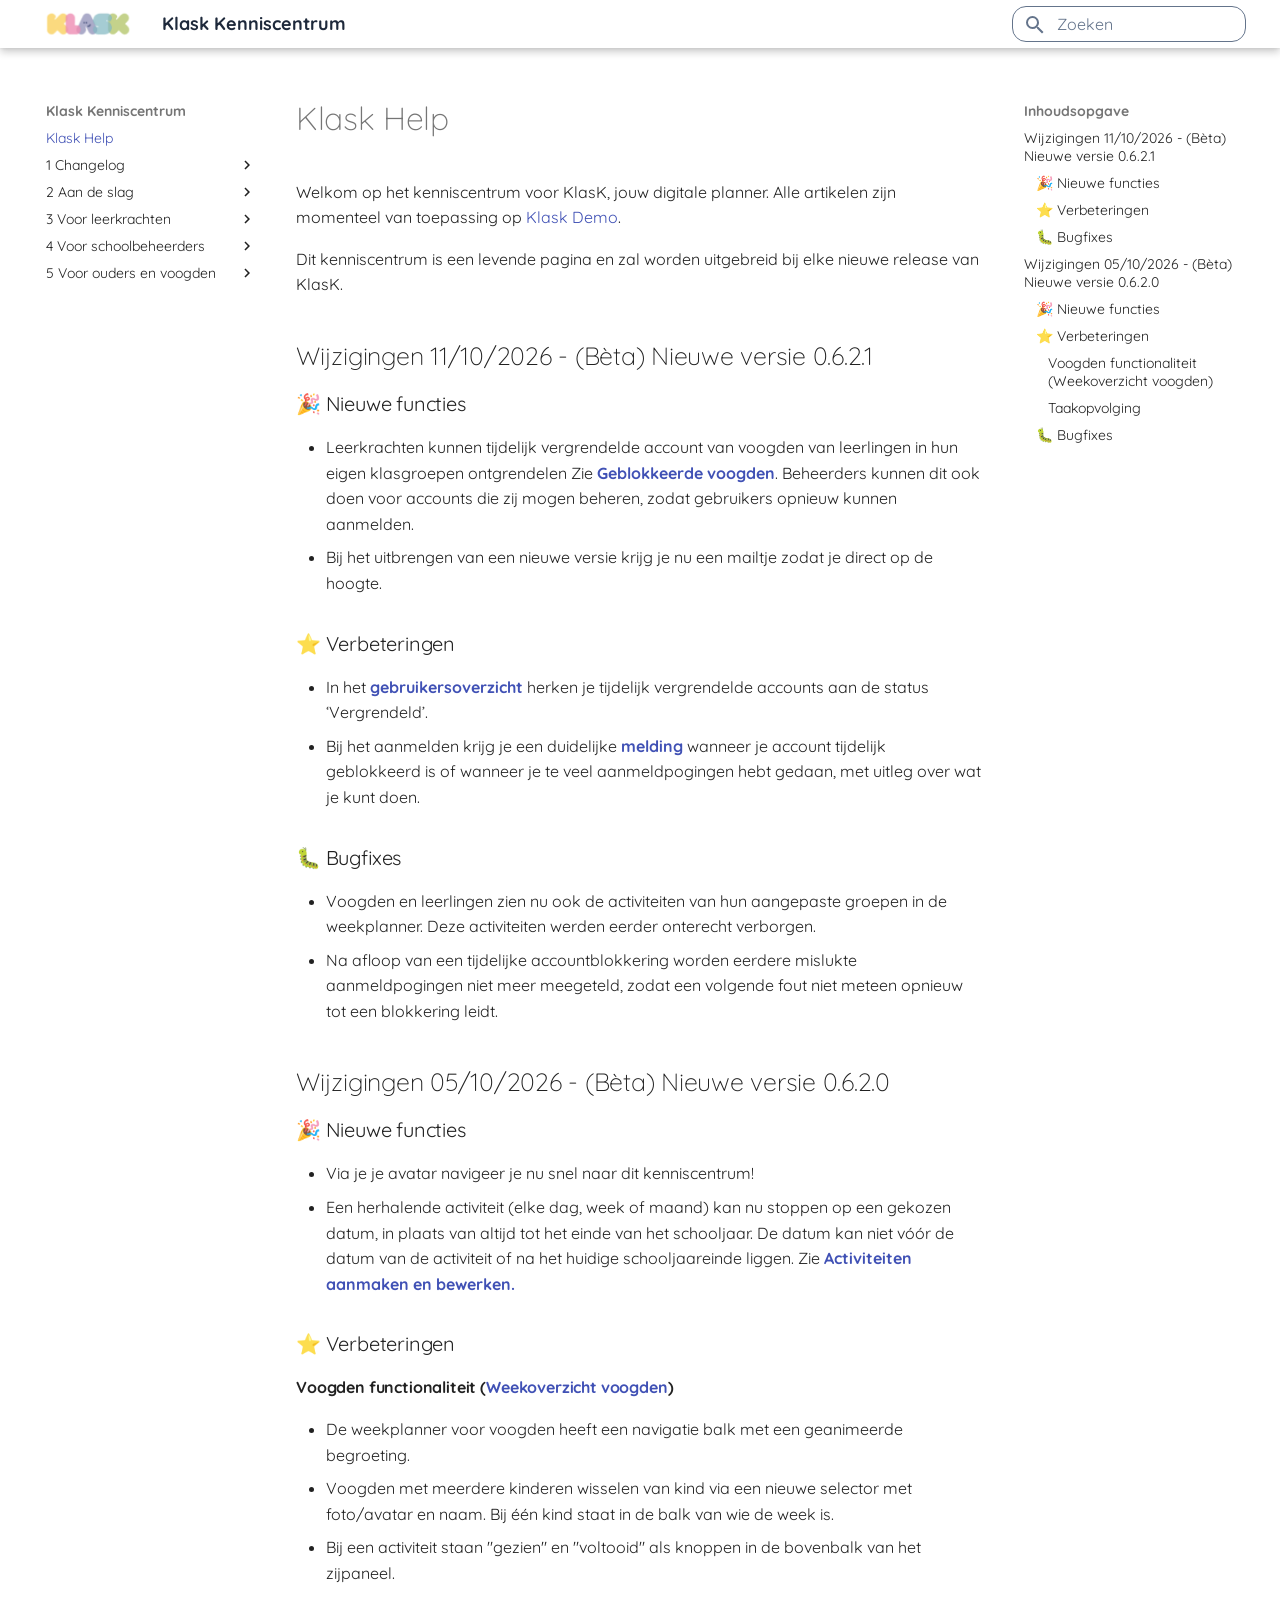
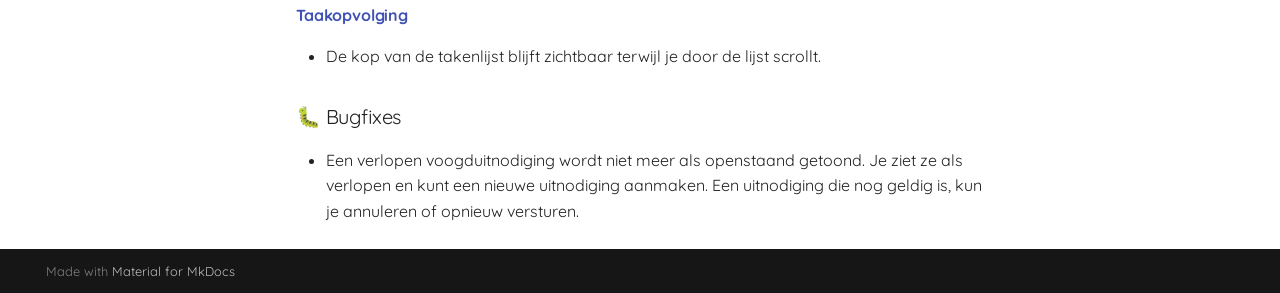
<file: index.html>
<!doctype html>
<html lang="nl" class="no-js">
  <head>
    
      <meta charset="utf-8">
      <meta name="viewport" content="width=device-width,initial-scale=1">
      
      
      
      
      
        <link rel="next" href="1%20Changelog/v_0_6_2_0/">
      
      
        
      
      
      <link rel="icon" href="assets/favicon.png">
      <meta name="generator" content="mkdocs-1.6.1, mkdocs-material-9.7.7">
    
    
      
        <title>Klask Kenniscentrum</title>
      
    
    
      <link rel="stylesheet" href="assets/stylesheets/main.ec1eaa64.min.css">
      
      


    
    
      
    
    
      
        
        
        <link rel="preconnect" href="https://fonts.gstatic.com" crossorigin>
        <link rel="stylesheet" href="https://fonts.googleapis.com/css?family=Roboto:300,300i,400,400i,700,700i%7CRoboto+Mono:400,400i,700,700i&display=fallback">
        <style>:root{--md-text-font:"Roboto";--md-code-font:"Roboto Mono"}</style>
      
    
    
      <link rel="stylesheet" href="stylesheets/master-design-system.css">
    
      <link rel="stylesheet" href="stylesheets/material-overrides.css">
    
    <script>__md_scope=new URL(".",location),__md_hash=e=>[...e].reduce(((e,_)=>(e<<5)-e+_.charCodeAt(0)),0),__md_get=(e,_=localStorage,t=__md_scope)=>JSON.parse(_.getItem(t.pathname+"."+e)),__md_set=(e,_,t=localStorage,a=__md_scope)=>{try{t.setItem(a.pathname+"."+e,JSON.stringify(_))}catch(e){}}</script>
    
      

    
    
  </head>
  
  
    <body dir="ltr">
  
    
    <input class="md-toggle" data-md-toggle="drawer" type="checkbox" id="__drawer" autocomplete="off">
    <input class="md-toggle" data-md-toggle="search" type="checkbox" id="__search" autocomplete="off">
    <label class="md-overlay" for="__drawer"></label>
    <div data-md-component="skip">
      
        
        <a href="#klask-help" class="md-skip">
          Ga naar inhoud
        </a>
      
    </div>
    <div data-md-component="announce">
      
    </div>
    
    
      

  

<header class="md-header md-header--shadow" data-md-component="header">
  <nav class="md-header__inner md-grid" aria-label="Header">
    <a href="." title="Klask Kenniscentrum" class="md-header__button md-logo" aria-label="Klask Kenniscentrum" data-md-component="logo">
      
  <img src="assets/Logo_KLASK.webp" alt="logo">

    </a>
    <label class="md-header__button md-icon" for="__drawer">
      
      <svg xmlns="http://www.w3.org/2000/svg" viewBox="0 0 24 24"><path d="M3 6h18v2H3zm0 5h18v2H3zm0 5h18v2H3z"/></svg>
    </label>
    <div class="md-header__title" data-md-component="header-title">
      <div class="md-header__ellipsis">
        <div class="md-header__topic">
          <span class="md-ellipsis">
            Klask Kenniscentrum
          </span>
        </div>
        <div class="md-header__topic" data-md-component="header-topic">
          <span class="md-ellipsis">
            
              Klask Help
            
          </span>
        </div>
      </div>
    </div>
    
    
      <script>var palette=__md_get("__palette");if(palette&&palette.color){if("(prefers-color-scheme)"===palette.color.media){var media=matchMedia("(prefers-color-scheme: light)"),input=document.querySelector(media.matches?"[data-md-color-media='(prefers-color-scheme: light)']":"[data-md-color-media='(prefers-color-scheme: dark)']");palette.color.media=input.getAttribute("data-md-color-media"),palette.color.scheme=input.getAttribute("data-md-color-scheme"),palette.color.primary=input.getAttribute("data-md-color-primary"),palette.color.accent=input.getAttribute("data-md-color-accent")}for(var[key,value]of Object.entries(palette.color))document.body.setAttribute("data-md-color-"+key,value)}</script>
    
    
    
      
      
        <label class="md-header__button md-icon" for="__search">
          
          <svg xmlns="http://www.w3.org/2000/svg" viewBox="0 0 24 24"><path d="M9.5 3A6.5 6.5 0 0 1 16 9.5c0 1.61-.59 3.09-1.56 4.23l.27.27h.79l5 5-1.5 1.5-5-5v-.79l-.27-.27A6.52 6.52 0 0 1 9.5 16 6.5 6.5 0 0 1 3 9.5 6.5 6.5 0 0 1 9.5 3m0 2C7 5 5 7 5 9.5S7 14 9.5 14 14 12 14 9.5 12 5 9.5 5"/></svg>
        </label>
        <div class="md-search" data-md-component="search" role="dialog">
  <label class="md-search__overlay" for="__search"></label>
  <div class="md-search__inner" role="search">
    <form class="md-search__form" name="search">
      <input type="text" class="md-search__input" name="query" aria-label="Zoeken" placeholder="Zoeken" autocapitalize="off" autocorrect="off" autocomplete="off" spellcheck="false" data-md-component="search-query" required>
      <label class="md-search__icon md-icon" for="__search">
        
        <svg xmlns="http://www.w3.org/2000/svg" viewBox="0 0 24 24"><path d="M9.5 3A6.5 6.5 0 0 1 16 9.5c0 1.61-.59 3.09-1.56 4.23l.27.27h.79l5 5-1.5 1.5-5-5v-.79l-.27-.27A6.52 6.52 0 0 1 9.5 16 6.5 6.5 0 0 1 3 9.5 6.5 6.5 0 0 1 9.5 3m0 2C7 5 5 7 5 9.5S7 14 9.5 14 14 12 14 9.5 12 5 9.5 5"/></svg>
        
        <svg xmlns="http://www.w3.org/2000/svg" viewBox="0 0 24 24"><path d="M20 11v2H8l5.5 5.5-1.42 1.42L4.16 12l7.92-7.92L13.5 5.5 8 11z"/></svg>
      </label>
      <nav class="md-search__options" aria-label="Zoeken">
        
        <button type="reset" class="md-search__icon md-icon" title="Leegmaken" aria-label="Leegmaken" tabindex="-1">
          
          <svg xmlns="http://www.w3.org/2000/svg" viewBox="0 0 24 24"><path d="M19 6.41 17.59 5 12 10.59 6.41 5 5 6.41 10.59 12 5 17.59 6.41 19 12 13.41 17.59 19 19 17.59 13.41 12z"/></svg>
        </button>
      </nav>
      
    </form>
    <div class="md-search__output">
      <div class="md-search__scrollwrap" tabindex="0" data-md-scrollfix>
        <div class="md-search-result" data-md-component="search-result">
          <div class="md-search-result__meta">
            Zoeken initialiseren
          </div>
          <ol class="md-search-result__list" role="presentation"></ol>
        </div>
      </div>
    </div>
  </div>
</div>
      
    
    
  </nav>
  
</header>
    
    <div class="md-container" data-md-component="container">
      
      
        
          
        
      
      <main class="md-main" data-md-component="main">
        <div class="md-main__inner md-grid">
          
            
              
              <div class="md-sidebar md-sidebar--primary" data-md-component="sidebar" data-md-type="navigation" >
                <div class="md-sidebar__scrollwrap">
                  <div class="md-sidebar__inner">
                    



<nav class="md-nav md-nav--primary" aria-label="Navigatie" data-md-level="0">
  <label class="md-nav__title" for="__drawer">
    <a href="." title="Klask Kenniscentrum" class="md-nav__button md-logo" aria-label="Klask Kenniscentrum" data-md-component="logo">
      
  <img src="assets/Logo_KLASK.webp" alt="logo">

    </a>
    Klask Kenniscentrum
  </label>
  
  <ul class="md-nav__list" data-md-scrollfix>
    
      
      
  
  
    
  
  
  
    <li class="md-nav__item md-nav__item--active">
      
      <input class="md-nav__toggle md-toggle" type="checkbox" id="__toc">
      
      
        
      
      
        <label class="md-nav__link md-nav__link--active" for="__toc">
          
  
  
  <span class="md-ellipsis">
    
  
    Klask Help
  

    
  </span>
  
  

          <span class="md-nav__icon md-icon"></span>
        </label>
      
      <a href="." class="md-nav__link md-nav__link--active">
        
  
  
  <span class="md-ellipsis">
    
  
    Klask Help
  

    
  </span>
  
  

      </a>
      
        

<nav class="md-nav md-nav--secondary" aria-label="Inhoudsopgave">
  
  
  
    
  
  
    <label class="md-nav__title" for="__toc">
      <span class="md-nav__icon md-icon"></span>
      Inhoudsopgave
    </label>
    <ul class="md-nav__list" data-md-component="toc" data-md-scrollfix>
      
        <li class="md-nav__item">
  <a href="#wijzigingen-11102026-beta-nieuwe-versie-0621" class="md-nav__link">
    <span class="md-ellipsis">
      
        Wijzigingen 11/10/2026 - (Bèta) Nieuwe versie 0.6.2.1
      
    </span>
  </a>
  
    <nav class="md-nav" aria-label="Wijzigingen 11/10/2026 - (Bèta) Nieuwe versie 0.6.2.1">
      <ul class="md-nav__list">
        
          <li class="md-nav__item">
  <a href="#nieuwe-functies" class="md-nav__link">
    <span class="md-ellipsis">
      
        🎉 Nieuwe functies
      
    </span>
  </a>
  
</li>
        
          <li class="md-nav__item">
  <a href="#verbeteringen" class="md-nav__link">
    <span class="md-ellipsis">
      
        ⭐ Verbeteringen
      
    </span>
  </a>
  
</li>
        
          <li class="md-nav__item">
  <a href="#bugfixes" class="md-nav__link">
    <span class="md-ellipsis">
      
        🐛 Bugfixes
      
    </span>
  </a>
  
</li>
        
      </ul>
    </nav>
  
</li>
      
        <li class="md-nav__item">
  <a href="#wijzigingen-05102026-beta-nieuwe-versie-0620" class="md-nav__link">
    <span class="md-ellipsis">
      
        Wijzigingen 05/10/2026 - (Bèta) Nieuwe versie 0.6.2.0
      
    </span>
  </a>
  
    <nav class="md-nav" aria-label="Wijzigingen 05/10/2026 - (Bèta) Nieuwe versie 0.6.2.0">
      <ul class="md-nav__list">
        
          <li class="md-nav__item">
  <a href="#nieuwe-functies_1" class="md-nav__link">
    <span class="md-ellipsis">
      
        🎉 Nieuwe functies
      
    </span>
  </a>
  
</li>
        
          <li class="md-nav__item">
  <a href="#verbeteringen_1" class="md-nav__link">
    <span class="md-ellipsis">
      
        ⭐ Verbeteringen
      
    </span>
  </a>
  
    <nav class="md-nav" aria-label="⭐ Verbeteringen">
      <ul class="md-nav__list">
        
          <li class="md-nav__item">
  <a href="#voogden-functionaliteit-weekoverzicht-voogden" class="md-nav__link">
    <span class="md-ellipsis">
      
        Voogden functionaliteit (Weekoverzicht voogden)
      
    </span>
  </a>
  
</li>
        
          <li class="md-nav__item">
  <a href="#taakopvolging" class="md-nav__link">
    <span class="md-ellipsis">
      
        Taakopvolging
      
    </span>
  </a>
  
</li>
        
      </ul>
    </nav>
  
</li>
        
          <li class="md-nav__item">
  <a href="#bugfixes_1" class="md-nav__link">
    <span class="md-ellipsis">
      
        🐛 Bugfixes
      
    </span>
  </a>
  
</li>
        
      </ul>
    </nav>
  
</li>
      
    </ul>
  
</nav>
      
    </li>
  

    
      
      
  
  
  
  
    
    
    
    
    
    <li class="md-nav__item md-nav__item--nested">
      
        
        
        <input class="md-nav__toggle md-toggle " type="checkbox" id="__nav_2" >
        
          
          <label class="md-nav__link" for="__nav_2" id="__nav_2_label" tabindex="0">
            
  
  
  <span class="md-ellipsis">
    
  
    1 Changelog
  

    
  </span>
  
  

            <span class="md-nav__icon md-icon"></span>
          </label>
        
        <nav class="md-nav" data-md-level="1" aria-labelledby="__nav_2_label" aria-expanded="false">
          <label class="md-nav__title" for="__nav_2">
            <span class="md-nav__icon md-icon"></span>
            
  
    1 Changelog
  

          </label>
          <ul class="md-nav__list" data-md-scrollfix>
            
              
                
  
  
  
  
    <li class="md-nav__item">
      <a href="1%20Changelog/v_0_6_2_0/" class="md-nav__link">
        
  
  
  <span class="md-ellipsis">
    
  
    05/10/2026
  

    
  </span>
  
  

      </a>
    </li>
  

              
            
              
                
  
  
  
  
    <li class="md-nav__item">
      <a href="1%20Changelog/version_0.6.2.1/" class="md-nav__link">
        
  
  
  <span class="md-ellipsis">
    
  
    11/10/2026
  

    
  </span>
  
  

      </a>
    </li>
  

              
            
          </ul>
        </nav>
      
    </li>
  

    
      
      
  
  
  
  
    
    
    
    
    
    <li class="md-nav__item md-nav__item--nested">
      
        
        
        <input class="md-nav__toggle md-toggle " type="checkbox" id="__nav_3" >
        
          
          <label class="md-nav__link" for="__nav_3" id="__nav_3_label" tabindex="0">
            
  
  
  <span class="md-ellipsis">
    
  
    2 Aan de slag
  

    
  </span>
  
  

            <span class="md-nav__icon md-icon"></span>
          </label>
        
        <nav class="md-nav" data-md-level="1" aria-labelledby="__nav_3_label" aria-expanded="false">
          <label class="md-nav__title" for="__nav_3">
            <span class="md-nav__icon md-icon"></span>
            
  
    2 Aan de slag
  

          </label>
          <ul class="md-nav__list" data-md-scrollfix>
            
              
                
  
  
  
  
    <li class="md-nav__item">
      <a href="2%20Aan%20de%20slag/aanmelden/" class="md-nav__link">
        
  
  
  <span class="md-ellipsis">
    
  
    Aanmelden
  

    
  </span>
  
  

      </a>
    </li>
  

              
            
          </ul>
        </nav>
      
    </li>
  

    
      
      
  
  
  
  
    
    
    
    
    
    <li class="md-nav__item md-nav__item--nested">
      
        
        
        <input class="md-nav__toggle md-toggle " type="checkbox" id="__nav_4" >
        
          
          <label class="md-nav__link" for="__nav_4" id="__nav_4_label" tabindex="0">
            
  
  
  <span class="md-ellipsis">
    
  
    3 Voor leerkrachten
  

    
  </span>
  
  

            <span class="md-nav__icon md-icon"></span>
          </label>
        
        <nav class="md-nav" data-md-level="1" aria-labelledby="__nav_4_label" aria-expanded="false">
          <label class="md-nav__title" for="__nav_4">
            <span class="md-nav__icon md-icon"></span>
            
  
    3 Voor leerkrachten
  

          </label>
          <ul class="md-nav__list" data-md-scrollfix>
            
              
                
  
  
  
  
    <li class="md-nav__item">
      <a href="3%20Voor%20leerkrachten/Activiteiten-aanmaken-en-bewerken/" class="md-nav__link">
        
  
  
  <span class="md-ellipsis">
    
  
    Activiteiten aanmaken en bewerken
  

    
  </span>
  
  

      </a>
    </li>
  

              
            
              
                
  
  
  
  
    <li class="md-nav__item">
      <a href="3%20Voor%20leerkrachten/Mijn-leerlingen/" class="md-nav__link">
        
  
  
  <span class="md-ellipsis">
    
  
    Mijn leerlingen
  

    
  </span>
  
  

      </a>
    </li>
  

              
            
              
                
  
  
  
  
    <li class="md-nav__item">
      <a href="3%20Voor%20leerkrachten/Taakopvolging/" class="md-nav__link">
        
  
  
  <span class="md-ellipsis">
    
  
    Taakopvolging
  

    
  </span>
  
  

      </a>
    </li>
  

              
            
          </ul>
        </nav>
      
    </li>
  

    
      
      
  
  
  
  
    
    
    
    
    
    <li class="md-nav__item md-nav__item--nested">
      
        
        
        <input class="md-nav__toggle md-toggle " type="checkbox" id="__nav_5" >
        
          
          <label class="md-nav__link" for="__nav_5" id="__nav_5_label" tabindex="0">
            
  
  
  <span class="md-ellipsis">
    
  
    4 Voor schoolbeheerders
  

    
  </span>
  
  

            <span class="md-nav__icon md-icon"></span>
          </label>
        
        <nav class="md-nav" data-md-level="1" aria-labelledby="__nav_5_label" aria-expanded="false">
          <label class="md-nav__title" for="__nav_5">
            <span class="md-nav__icon md-icon"></span>
            
  
    4 Voor schoolbeheerders
  

          </label>
          <ul class="md-nav__list" data-md-scrollfix>
            
              
                
  
  
  
  
    <li class="md-nav__item">
      <a href="4%20Voor%20schoolbeheerders/Gebruikersbeheer/" class="md-nav__link">
        
  
  
  <span class="md-ellipsis">
    
  
    Gebruikersbeheer
  

    
  </span>
  
  

      </a>
    </li>
  

              
            
          </ul>
        </nav>
      
    </li>
  

    
      
      
  
  
  
  
    
    
    
    
    
    <li class="md-nav__item md-nav__item--nested">
      
        
        
        <input class="md-nav__toggle md-toggle " type="checkbox" id="__nav_6" >
        
          
          <label class="md-nav__link" for="__nav_6" id="__nav_6_label" tabindex="0">
            
  
  
  <span class="md-ellipsis">
    
  
    5 Voor ouders en voogden
  

    
  </span>
  
  

            <span class="md-nav__icon md-icon"></span>
          </label>
        
        <nav class="md-nav" data-md-level="1" aria-labelledby="__nav_6_label" aria-expanded="false">
          <label class="md-nav__title" for="__nav_6">
            <span class="md-nav__icon md-icon"></span>
            
  
    5 Voor ouders en voogden
  

          </label>
          <ul class="md-nav__list" data-md-scrollfix>
            
              
                
  
  
  
  
    <li class="md-nav__item">
      <a href="5%20Voor%20ouders%20en%20voogden/Uitnodigingen/" class="md-nav__link">
        
  
  
  <span class="md-ellipsis">
    
  
    Uitnodigingen
  

    
  </span>
  
  

      </a>
    </li>
  

              
            
              
                
  
  
  
  
    <li class="md-nav__item">
      <a href="5%20Voor%20ouders%20en%20voogden/Weekoverzicht/" class="md-nav__link">
        
  
  
  <span class="md-ellipsis">
    
  
    Weekoverzicht
  

    
  </span>
  
  

      </a>
    </li>
  

              
            
          </ul>
        </nav>
      
    </li>
  

    
  </ul>
</nav>
                  </div>
                </div>
              </div>
            
            
              
              <div class="md-sidebar md-sidebar--secondary" data-md-component="sidebar" data-md-type="toc" >
                <div class="md-sidebar__scrollwrap">
                  <div class="md-sidebar__inner">
                    

<nav class="md-nav md-nav--secondary" aria-label="Inhoudsopgave">
  
  
  
    
  
  
    <label class="md-nav__title" for="__toc">
      <span class="md-nav__icon md-icon"></span>
      Inhoudsopgave
    </label>
    <ul class="md-nav__list" data-md-component="toc" data-md-scrollfix>
      
        <li class="md-nav__item">
  <a href="#wijzigingen-11102026-beta-nieuwe-versie-0621" class="md-nav__link">
    <span class="md-ellipsis">
      
        Wijzigingen 11/10/2026 - (Bèta) Nieuwe versie 0.6.2.1
      
    </span>
  </a>
  
    <nav class="md-nav" aria-label="Wijzigingen 11/10/2026 - (Bèta) Nieuwe versie 0.6.2.1">
      <ul class="md-nav__list">
        
          <li class="md-nav__item">
  <a href="#nieuwe-functies" class="md-nav__link">
    <span class="md-ellipsis">
      
        🎉 Nieuwe functies
      
    </span>
  </a>
  
</li>
        
          <li class="md-nav__item">
  <a href="#verbeteringen" class="md-nav__link">
    <span class="md-ellipsis">
      
        ⭐ Verbeteringen
      
    </span>
  </a>
  
</li>
        
          <li class="md-nav__item">
  <a href="#bugfixes" class="md-nav__link">
    <span class="md-ellipsis">
      
        🐛 Bugfixes
      
    </span>
  </a>
  
</li>
        
      </ul>
    </nav>
  
</li>
      
        <li class="md-nav__item">
  <a href="#wijzigingen-05102026-beta-nieuwe-versie-0620" class="md-nav__link">
    <span class="md-ellipsis">
      
        Wijzigingen 05/10/2026 - (Bèta) Nieuwe versie 0.6.2.0
      
    </span>
  </a>
  
    <nav class="md-nav" aria-label="Wijzigingen 05/10/2026 - (Bèta) Nieuwe versie 0.6.2.0">
      <ul class="md-nav__list">
        
          <li class="md-nav__item">
  <a href="#nieuwe-functies_1" class="md-nav__link">
    <span class="md-ellipsis">
      
        🎉 Nieuwe functies
      
    </span>
  </a>
  
</li>
        
          <li class="md-nav__item">
  <a href="#verbeteringen_1" class="md-nav__link">
    <span class="md-ellipsis">
      
        ⭐ Verbeteringen
      
    </span>
  </a>
  
    <nav class="md-nav" aria-label="⭐ Verbeteringen">
      <ul class="md-nav__list">
        
          <li class="md-nav__item">
  <a href="#voogden-functionaliteit-weekoverzicht-voogden" class="md-nav__link">
    <span class="md-ellipsis">
      
        Voogden functionaliteit (Weekoverzicht voogden)
      
    </span>
  </a>
  
</li>
        
          <li class="md-nav__item">
  <a href="#taakopvolging" class="md-nav__link">
    <span class="md-ellipsis">
      
        Taakopvolging
      
    </span>
  </a>
  
</li>
        
      </ul>
    </nav>
  
</li>
        
          <li class="md-nav__item">
  <a href="#bugfixes_1" class="md-nav__link">
    <span class="md-ellipsis">
      
        🐛 Bugfixes
      
    </span>
  </a>
  
</li>
        
      </ul>
    </nav>
  
</li>
      
    </ul>
  
</nav>
                  </div>
                </div>
              </div>
            
          
          
            <div class="md-content" data-md-component="content">
              
              <article class="md-content__inner md-typeset">
                
                  



<h1 id="klask-help">Klask Help</h1>
<p>Welkom op het kenniscentrum voor KlasK, jouw digitale planner.
Alle artikelen zijn momenteel van toepassing op <a href="https://klask-demo.be">Klask Demo</a>.</p>
<p>Dit kenniscentrum is een levende pagina en zal worden uitgebreid bij elke nieuwe release van KlasK. </p>
<h2 id="wijzigingen-11102026-beta-nieuwe-versie-0621">Wijzigingen 11/10/2026 - (Bèta) Nieuwe versie 0.6.2.1</h2>
<h3 id="nieuwe-functies">🎉 Nieuwe functies</h3>
<ul>
<li>Leerkrachten kunnen tijdelijk vergrendelde account van voogden van leerlingen in hun eigen klasgroepen ontgrendelen Zie <a href="3%20Voor%20leerkrachten/Mijn-leerlingen/#geblokkeerde-voogd"><strong>Geblokkeerde voogden</strong></a>. Beheerders kunnen dit ook doen voor accounts die zij mogen beheren, zodat gebruikers opnieuw kunnen aanmelden.</li>
<li>Bij het uitbrengen van een nieuwe versie krijg je nu een mailtje zodat je direct op de hoogte.</li>
</ul>
<h3 id="verbeteringen">⭐ Verbeteringen</h3>
<ul>
<li>In het <a href="4%20Voor%20schoolbeheerders/Gebruikersbeheer/#vergrendeld"><strong>gebruikersoverzicht</strong></a> herken je tijdelijk vergrendelde accounts aan de status ‘Vergrendeld’.</li>
<li>Bij het aanmelden krijg je een duidelijke <a href="2%20Aan%20de%20slag/aanmelden/#geblokkeerde-account"><strong>melding</strong></a> wanneer je account tijdelijk geblokkeerd is of wanneer je te veel aanmeldpogingen hebt gedaan, met uitleg over wat je kunt doen.</li>
</ul>
<h3 id="bugfixes">🐛 Bugfixes</h3>
<ul>
<li>Voogden en leerlingen zien nu ook de activiteiten van hun aangepaste groepen in de weekplanner. Deze activiteiten werden eerder onterecht verborgen.</li>
<li>Na afloop van een tijdelijke accountblokkering worden eerdere mislukte aanmeldpogingen niet meer meegeteld, zodat een volgende fout niet meteen opnieuw tot een blokkering leidt.</li>
</ul>
<h2 id="wijzigingen-05102026-beta-nieuwe-versie-0620">Wijzigingen 05/10/2026 - (Bèta) Nieuwe versie 0.6.2.0</h2>
<h3 id="nieuwe-functies_1">🎉 Nieuwe functies</h3>
<ul>
<li>Via je je avatar navigeer je nu snel naar dit kenniscentrum!</li>
<li>Een herhalende activiteit (elke dag, week of maand) kan nu stoppen op een gekozen datum, in plaats van altijd tot het einde van het schooljaar. De datum kan niet vóór de datum van de activiteit of na het huidige schooljaareinde liggen. Zie <a href="3%20Voor%20leerkrachten/Activiteiten-aanmaken-en-bewerken/"><strong>Activiteiten aanmaken en bewerken.</strong></a></li>
</ul>
<h3 id="verbeteringen_1">⭐ Verbeteringen</h3>
<h4 id="voogden-functionaliteit-weekoverzicht-voogden">Voogden functionaliteit (<a href="5%20Voor%20ouders%20en%20voogden/Weekoverzicht/"><strong>Weekoverzicht voogden</strong></a>)</h4>
<ul>
<li>De weekplanner voor voogden heeft een navigatie balk met een geanimeerde begroeting.</li>
<li>Voogden met meerdere kinderen wisselen van kind via een nieuwe selector met foto/avatar en naam. Bij één kind staat in de balk van wie de week is.</li>
<li>Bij een activiteit staan "gezien" en "voltooid" als knoppen in de bovenbalk van het zijpaneel.</li>
</ul>
<h4 id="taakopvolging"><a href="3%20Voor%20leerkrachten/Taakopvolging/"><strong>Taakopvolging</strong></a></h4>
<ul>
<li>De kop van de takenlijst blijft zichtbaar terwijl je door de lijst scrollt.</li>
</ul>
<h3 id="bugfixes_1">🐛 Bugfixes</h3>
<ul>
<li>Een verlopen voogduitnodiging wordt niet meer als openstaand getoond. Je ziet ze als verlopen en kunt een nieuwe uitnodiging aanmaken. Een uitnodiging die nog geldig is, kun je annuleren of opnieuw versturen.</li>
</ul>












                
              </article>
            </div>
          
          
<script>var target=document.getElementById(location.hash.slice(1));target&&target.name&&(target.checked=target.name.startsWith("__tabbed_"))</script>
        </div>
        
      </main>
      
        <footer class="md-footer">
  
  <div class="md-footer-meta md-typeset">
    <div class="md-footer-meta__inner md-grid">
      <div class="md-copyright">
  
  
    Made with
    <a href="https://squidfunk.github.io/mkdocs-material/" target="_blank" rel="noopener">
      Material for MkDocs
    </a>
  
</div>
      
    </div>
  </div>
</footer>
      
    </div>
    <div class="md-dialog" data-md-component="dialog">
      <div class="md-dialog__inner md-typeset"></div>
    </div>
    
    
    
      
      
      <script id="__config" type="application/json">{"annotate": null, "base": ".", "features": [], "search": "assets/javascripts/workers/search.2c215733.min.js", "tags": null, "translations": {"clipboard.copied": "Gekopieerd naar klembord", "clipboard.copy": "Kopi\u00ebren naar klembord", "search.result.more.one": "1 extra overeenkomst op deze pagina", "search.result.more.other": "# extra overeenkomsten op deze pagina", "search.result.none": "Geen overeenkomende documenten", "search.result.one": "1 overeenkomende document", "search.result.other": "# overeenkomende documenten", "search.result.placeholder": "Typ om te beginnen met zoeken", "search.result.term.missing": "Ontbreekt", "select.version": "Selecteer versie"}, "version": null}</script>
    
    
      <script src="assets/javascripts/bundle.d7400e89.min.js"></script>
      
    
  </body>
</html>
</file>
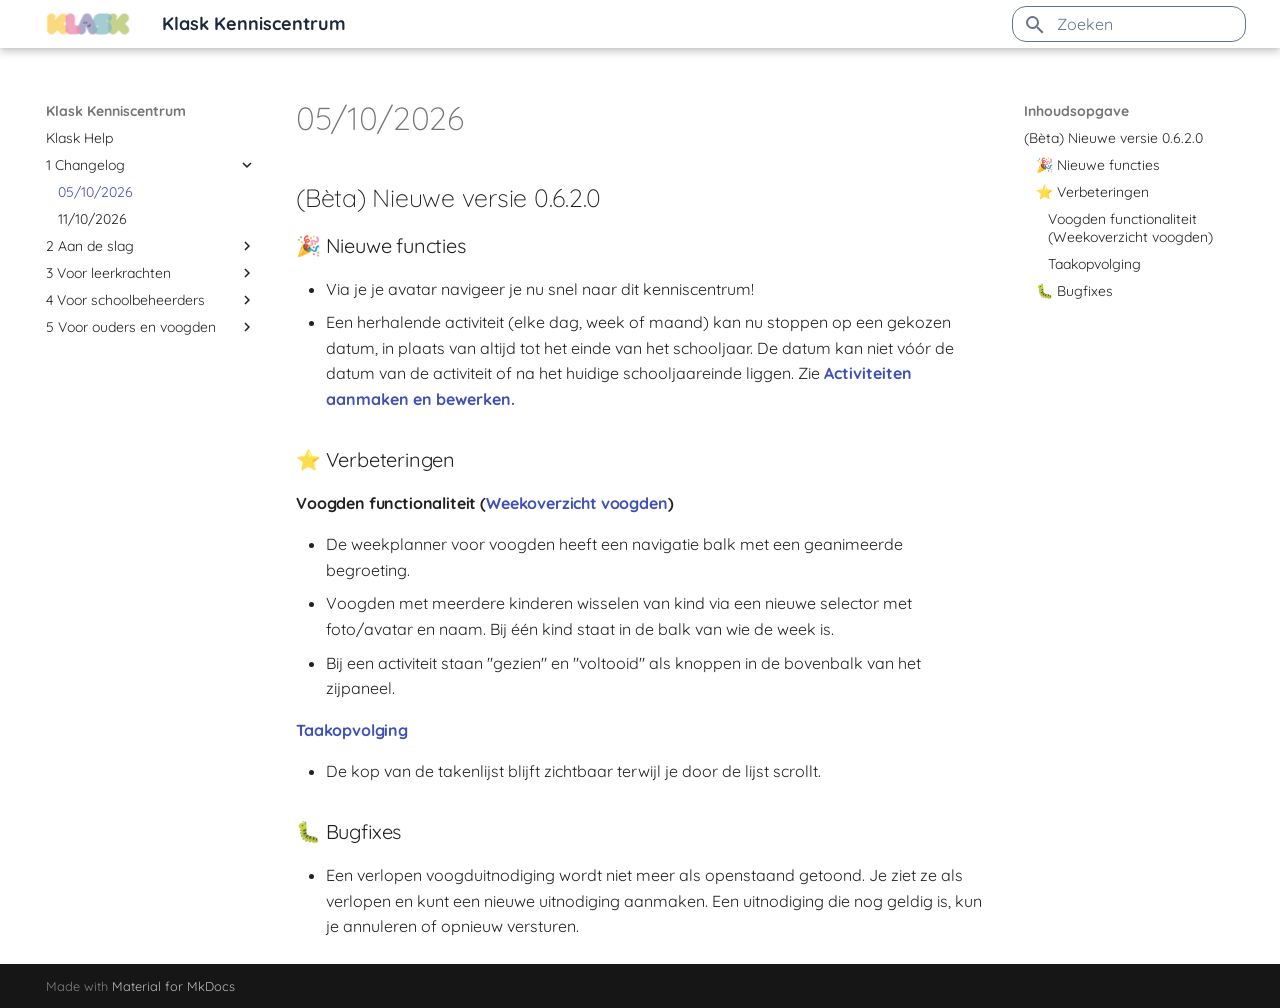
<file: 1 Changelog/v_0_6_2_0/index.html>
<!doctype html>
<html lang="nl" class="no-js">
  <head>
    
      <meta charset="utf-8">
      <meta name="viewport" content="width=device-width,initial-scale=1">
      
      
      
      
        <link rel="prev" href="../..">
      
      
        <link rel="next" href="../version_0.6.2.1/">
      
      
        
      
      
      <link rel="icon" href="../../assets/favicon.png">
      <meta name="generator" content="mkdocs-1.6.1, mkdocs-material-9.7.7">
    
    
      
        <title>05/10/2026 - Klask Kenniscentrum</title>
      
    
    
      <link rel="stylesheet" href="../../assets/stylesheets/main.ec1eaa64.min.css">
      
      


    
    
      
    
    
      
        
        
        <link rel="preconnect" href="https://fonts.gstatic.com" crossorigin>
        <link rel="stylesheet" href="https://fonts.googleapis.com/css?family=Roboto:300,300i,400,400i,700,700i%7CRoboto+Mono:400,400i,700,700i&display=fallback">
        <style>:root{--md-text-font:"Roboto";--md-code-font:"Roboto Mono"}</style>
      
    
    
      <link rel="stylesheet" href="../../stylesheets/master-design-system.css">
    
      <link rel="stylesheet" href="../../stylesheets/material-overrides.css">
    
    <script>__md_scope=new URL("../..",location),__md_hash=e=>[...e].reduce(((e,_)=>(e<<5)-e+_.charCodeAt(0)),0),__md_get=(e,_=localStorage,t=__md_scope)=>JSON.parse(_.getItem(t.pathname+"."+e)),__md_set=(e,_,t=localStorage,a=__md_scope)=>{try{t.setItem(a.pathname+"."+e,JSON.stringify(_))}catch(e){}}</script>
    
      

    
    
  </head>
  
  
    <body dir="ltr">
  
    
    <input class="md-toggle" data-md-toggle="drawer" type="checkbox" id="__drawer" autocomplete="off">
    <input class="md-toggle" data-md-toggle="search" type="checkbox" id="__search" autocomplete="off">
    <label class="md-overlay" for="__drawer"></label>
    <div data-md-component="skip">
      
        
        <a href="#05102026" class="md-skip">
          Ga naar inhoud
        </a>
      
    </div>
    <div data-md-component="announce">
      
    </div>
    
    
      

  

<header class="md-header md-header--shadow" data-md-component="header">
  <nav class="md-header__inner md-grid" aria-label="Header">
    <a href="../.." title="Klask Kenniscentrum" class="md-header__button md-logo" aria-label="Klask Kenniscentrum" data-md-component="logo">
      
  <img src="../../assets/Logo_KLASK.webp" alt="logo">

    </a>
    <label class="md-header__button md-icon" for="__drawer">
      
      <svg xmlns="http://www.w3.org/2000/svg" viewBox="0 0 24 24"><path d="M3 6h18v2H3zm0 5h18v2H3zm0 5h18v2H3z"/></svg>
    </label>
    <div class="md-header__title" data-md-component="header-title">
      <div class="md-header__ellipsis">
        <div class="md-header__topic">
          <span class="md-ellipsis">
            Klask Kenniscentrum
          </span>
        </div>
        <div class="md-header__topic" data-md-component="header-topic">
          <span class="md-ellipsis">
            
              05/10/2026
            
          </span>
        </div>
      </div>
    </div>
    
    
      <script>var palette=__md_get("__palette");if(palette&&palette.color){if("(prefers-color-scheme)"===palette.color.media){var media=matchMedia("(prefers-color-scheme: light)"),input=document.querySelector(media.matches?"[data-md-color-media='(prefers-color-scheme: light)']":"[data-md-color-media='(prefers-color-scheme: dark)']");palette.color.media=input.getAttribute("data-md-color-media"),palette.color.scheme=input.getAttribute("data-md-color-scheme"),palette.color.primary=input.getAttribute("data-md-color-primary"),palette.color.accent=input.getAttribute("data-md-color-accent")}for(var[key,value]of Object.entries(palette.color))document.body.setAttribute("data-md-color-"+key,value)}</script>
    
    
    
      
      
        <label class="md-header__button md-icon" for="__search">
          
          <svg xmlns="http://www.w3.org/2000/svg" viewBox="0 0 24 24"><path d="M9.5 3A6.5 6.5 0 0 1 16 9.5c0 1.61-.59 3.09-1.56 4.23l.27.27h.79l5 5-1.5 1.5-5-5v-.79l-.27-.27A6.52 6.52 0 0 1 9.5 16 6.5 6.5 0 0 1 3 9.5 6.5 6.5 0 0 1 9.5 3m0 2C7 5 5 7 5 9.5S7 14 9.5 14 14 12 14 9.5 12 5 9.5 5"/></svg>
        </label>
        <div class="md-search" data-md-component="search" role="dialog">
  <label class="md-search__overlay" for="__search"></label>
  <div class="md-search__inner" role="search">
    <form class="md-search__form" name="search">
      <input type="text" class="md-search__input" name="query" aria-label="Zoeken" placeholder="Zoeken" autocapitalize="off" autocorrect="off" autocomplete="off" spellcheck="false" data-md-component="search-query" required>
      <label class="md-search__icon md-icon" for="__search">
        
        <svg xmlns="http://www.w3.org/2000/svg" viewBox="0 0 24 24"><path d="M9.5 3A6.5 6.5 0 0 1 16 9.5c0 1.61-.59 3.09-1.56 4.23l.27.27h.79l5 5-1.5 1.5-5-5v-.79l-.27-.27A6.52 6.52 0 0 1 9.5 16 6.5 6.5 0 0 1 3 9.5 6.5 6.5 0 0 1 9.5 3m0 2C7 5 5 7 5 9.5S7 14 9.5 14 14 12 14 9.5 12 5 9.5 5"/></svg>
        
        <svg xmlns="http://www.w3.org/2000/svg" viewBox="0 0 24 24"><path d="M20 11v2H8l5.5 5.5-1.42 1.42L4.16 12l7.92-7.92L13.5 5.5 8 11z"/></svg>
      </label>
      <nav class="md-search__options" aria-label="Zoeken">
        
        <button type="reset" class="md-search__icon md-icon" title="Leegmaken" aria-label="Leegmaken" tabindex="-1">
          
          <svg xmlns="http://www.w3.org/2000/svg" viewBox="0 0 24 24"><path d="M19 6.41 17.59 5 12 10.59 6.41 5 5 6.41 10.59 12 5 17.59 6.41 19 12 13.41 17.59 19 19 17.59 13.41 12z"/></svg>
        </button>
      </nav>
      
    </form>
    <div class="md-search__output">
      <div class="md-search__scrollwrap" tabindex="0" data-md-scrollfix>
        <div class="md-search-result" data-md-component="search-result">
          <div class="md-search-result__meta">
            Zoeken initialiseren
          </div>
          <ol class="md-search-result__list" role="presentation"></ol>
        </div>
      </div>
    </div>
  </div>
</div>
      
    
    
  </nav>
  
</header>
    
    <div class="md-container" data-md-component="container">
      
      
        
          
        
      
      <main class="md-main" data-md-component="main">
        <div class="md-main__inner md-grid">
          
            
              
              <div class="md-sidebar md-sidebar--primary" data-md-component="sidebar" data-md-type="navigation" >
                <div class="md-sidebar__scrollwrap">
                  <div class="md-sidebar__inner">
                    



<nav class="md-nav md-nav--primary" aria-label="Navigatie" data-md-level="0">
  <label class="md-nav__title" for="__drawer">
    <a href="../.." title="Klask Kenniscentrum" class="md-nav__button md-logo" aria-label="Klask Kenniscentrum" data-md-component="logo">
      
  <img src="../../assets/Logo_KLASK.webp" alt="logo">

    </a>
    Klask Kenniscentrum
  </label>
  
  <ul class="md-nav__list" data-md-scrollfix>
    
      
      
  
  
  
  
    <li class="md-nav__item">
      <a href="../.." class="md-nav__link">
        
  
  
  <span class="md-ellipsis">
    
  
    Klask Help
  

    
  </span>
  
  

      </a>
    </li>
  

    
      
      
  
  
    
  
  
  
    
    
    
    
    
    <li class="md-nav__item md-nav__item--active md-nav__item--nested">
      
        
        
        <input class="md-nav__toggle md-toggle " type="checkbox" id="__nav_2" checked>
        
          
          <label class="md-nav__link" for="__nav_2" id="__nav_2_label" tabindex="0">
            
  
  
  <span class="md-ellipsis">
    
  
    1 Changelog
  

    
  </span>
  
  

            <span class="md-nav__icon md-icon"></span>
          </label>
        
        <nav class="md-nav" data-md-level="1" aria-labelledby="__nav_2_label" aria-expanded="true">
          <label class="md-nav__title" for="__nav_2">
            <span class="md-nav__icon md-icon"></span>
            
  
    1 Changelog
  

          </label>
          <ul class="md-nav__list" data-md-scrollfix>
            
              
                
  
  
    
  
  
  
    <li class="md-nav__item md-nav__item--active">
      
      <input class="md-nav__toggle md-toggle" type="checkbox" id="__toc">
      
      
        
      
      
        <label class="md-nav__link md-nav__link--active" for="__toc">
          
  
  
  <span class="md-ellipsis">
    
  
    05/10/2026
  

    
  </span>
  
  

          <span class="md-nav__icon md-icon"></span>
        </label>
      
      <a href="./" class="md-nav__link md-nav__link--active">
        
  
  
  <span class="md-ellipsis">
    
  
    05/10/2026
  

    
  </span>
  
  

      </a>
      
        

<nav class="md-nav md-nav--secondary" aria-label="Inhoudsopgave">
  
  
  
    
  
  
    <label class="md-nav__title" for="__toc">
      <span class="md-nav__icon md-icon"></span>
      Inhoudsopgave
    </label>
    <ul class="md-nav__list" data-md-component="toc" data-md-scrollfix>
      
        <li class="md-nav__item">
  <a href="#beta-nieuwe-versie-0620" class="md-nav__link">
    <span class="md-ellipsis">
      
        (Bèta) Nieuwe versie 0.6.2.0
      
    </span>
  </a>
  
    <nav class="md-nav" aria-label="(Bèta) Nieuwe versie 0.6.2.0">
      <ul class="md-nav__list">
        
          <li class="md-nav__item">
  <a href="#nieuwe-functies" class="md-nav__link">
    <span class="md-ellipsis">
      
        🎉 Nieuwe functies
      
    </span>
  </a>
  
</li>
        
          <li class="md-nav__item">
  <a href="#verbeteringen" class="md-nav__link">
    <span class="md-ellipsis">
      
        ⭐ Verbeteringen
      
    </span>
  </a>
  
    <nav class="md-nav" aria-label="⭐ Verbeteringen">
      <ul class="md-nav__list">
        
          <li class="md-nav__item">
  <a href="#voogden-functionaliteit-weekoverzicht-voogden" class="md-nav__link">
    <span class="md-ellipsis">
      
        Voogden functionaliteit (Weekoverzicht voogden)
      
    </span>
  </a>
  
</li>
        
          <li class="md-nav__item">
  <a href="#taakopvolging" class="md-nav__link">
    <span class="md-ellipsis">
      
        Taakopvolging
      
    </span>
  </a>
  
</li>
        
      </ul>
    </nav>
  
</li>
        
          <li class="md-nav__item">
  <a href="#bugfixes" class="md-nav__link">
    <span class="md-ellipsis">
      
        🐛 Bugfixes
      
    </span>
  </a>
  
</li>
        
      </ul>
    </nav>
  
</li>
      
    </ul>
  
</nav>
      
    </li>
  

              
            
              
                
  
  
  
  
    <li class="md-nav__item">
      <a href="../version_0.6.2.1/" class="md-nav__link">
        
  
  
  <span class="md-ellipsis">
    
  
    11/10/2026
  

    
  </span>
  
  

      </a>
    </li>
  

              
            
          </ul>
        </nav>
      
    </li>
  

    
      
      
  
  
  
  
    
    
    
    
    
    <li class="md-nav__item md-nav__item--nested">
      
        
        
        <input class="md-nav__toggle md-toggle " type="checkbox" id="__nav_3" >
        
          
          <label class="md-nav__link" for="__nav_3" id="__nav_3_label" tabindex="0">
            
  
  
  <span class="md-ellipsis">
    
  
    2 Aan de slag
  

    
  </span>
  
  

            <span class="md-nav__icon md-icon"></span>
          </label>
        
        <nav class="md-nav" data-md-level="1" aria-labelledby="__nav_3_label" aria-expanded="false">
          <label class="md-nav__title" for="__nav_3">
            <span class="md-nav__icon md-icon"></span>
            
  
    2 Aan de slag
  

          </label>
          <ul class="md-nav__list" data-md-scrollfix>
            
              
                
  
  
  
  
    <li class="md-nav__item">
      <a href="../../2%20Aan%20de%20slag/aanmelden/" class="md-nav__link">
        
  
  
  <span class="md-ellipsis">
    
  
    Aanmelden
  

    
  </span>
  
  

      </a>
    </li>
  

              
            
          </ul>
        </nav>
      
    </li>
  

    
      
      
  
  
  
  
    
    
    
    
    
    <li class="md-nav__item md-nav__item--nested">
      
        
        
        <input class="md-nav__toggle md-toggle " type="checkbox" id="__nav_4" >
        
          
          <label class="md-nav__link" for="__nav_4" id="__nav_4_label" tabindex="0">
            
  
  
  <span class="md-ellipsis">
    
  
    3 Voor leerkrachten
  

    
  </span>
  
  

            <span class="md-nav__icon md-icon"></span>
          </label>
        
        <nav class="md-nav" data-md-level="1" aria-labelledby="__nav_4_label" aria-expanded="false">
          <label class="md-nav__title" for="__nav_4">
            <span class="md-nav__icon md-icon"></span>
            
  
    3 Voor leerkrachten
  

          </label>
          <ul class="md-nav__list" data-md-scrollfix>
            
              
                
  
  
  
  
    <li class="md-nav__item">
      <a href="../../3%20Voor%20leerkrachten/Activiteiten-aanmaken-en-bewerken/" class="md-nav__link">
        
  
  
  <span class="md-ellipsis">
    
  
    Activiteiten aanmaken en bewerken
  

    
  </span>
  
  

      </a>
    </li>
  

              
            
              
                
  
  
  
  
    <li class="md-nav__item">
      <a href="../../3%20Voor%20leerkrachten/Mijn-leerlingen/" class="md-nav__link">
        
  
  
  <span class="md-ellipsis">
    
  
    Mijn leerlingen
  

    
  </span>
  
  

      </a>
    </li>
  

              
            
              
                
  
  
  
  
    <li class="md-nav__item">
      <a href="../../3%20Voor%20leerkrachten/Taakopvolging/" class="md-nav__link">
        
  
  
  <span class="md-ellipsis">
    
  
    Taakopvolging
  

    
  </span>
  
  

      </a>
    </li>
  

              
            
          </ul>
        </nav>
      
    </li>
  

    
      
      
  
  
  
  
    
    
    
    
    
    <li class="md-nav__item md-nav__item--nested">
      
        
        
        <input class="md-nav__toggle md-toggle " type="checkbox" id="__nav_5" >
        
          
          <label class="md-nav__link" for="__nav_5" id="__nav_5_label" tabindex="0">
            
  
  
  <span class="md-ellipsis">
    
  
    4 Voor schoolbeheerders
  

    
  </span>
  
  

            <span class="md-nav__icon md-icon"></span>
          </label>
        
        <nav class="md-nav" data-md-level="1" aria-labelledby="__nav_5_label" aria-expanded="false">
          <label class="md-nav__title" for="__nav_5">
            <span class="md-nav__icon md-icon"></span>
            
  
    4 Voor schoolbeheerders
  

          </label>
          <ul class="md-nav__list" data-md-scrollfix>
            
              
                
  
  
  
  
    <li class="md-nav__item">
      <a href="../../4%20Voor%20schoolbeheerders/Gebruikersbeheer/" class="md-nav__link">
        
  
  
  <span class="md-ellipsis">
    
  
    Gebruikersbeheer
  

    
  </span>
  
  

      </a>
    </li>
  

              
            
          </ul>
        </nav>
      
    </li>
  

    
      
      
  
  
  
  
    
    
    
    
    
    <li class="md-nav__item md-nav__item--nested">
      
        
        
        <input class="md-nav__toggle md-toggle " type="checkbox" id="__nav_6" >
        
          
          <label class="md-nav__link" for="__nav_6" id="__nav_6_label" tabindex="0">
            
  
  
  <span class="md-ellipsis">
    
  
    5 Voor ouders en voogden
  

    
  </span>
  
  

            <span class="md-nav__icon md-icon"></span>
          </label>
        
        <nav class="md-nav" data-md-level="1" aria-labelledby="__nav_6_label" aria-expanded="false">
          <label class="md-nav__title" for="__nav_6">
            <span class="md-nav__icon md-icon"></span>
            
  
    5 Voor ouders en voogden
  

          </label>
          <ul class="md-nav__list" data-md-scrollfix>
            
              
                
  
  
  
  
    <li class="md-nav__item">
      <a href="../../5%20Voor%20ouders%20en%20voogden/Uitnodigingen/" class="md-nav__link">
        
  
  
  <span class="md-ellipsis">
    
  
    Uitnodigingen
  

    
  </span>
  
  

      </a>
    </li>
  

              
            
              
                
  
  
  
  
    <li class="md-nav__item">
      <a href="../../5%20Voor%20ouders%20en%20voogden/Weekoverzicht/" class="md-nav__link">
        
  
  
  <span class="md-ellipsis">
    
  
    Weekoverzicht
  

    
  </span>
  
  

      </a>
    </li>
  

              
            
          </ul>
        </nav>
      
    </li>
  

    
  </ul>
</nav>
                  </div>
                </div>
              </div>
            
            
              
              <div class="md-sidebar md-sidebar--secondary" data-md-component="sidebar" data-md-type="toc" >
                <div class="md-sidebar__scrollwrap">
                  <div class="md-sidebar__inner">
                    

<nav class="md-nav md-nav--secondary" aria-label="Inhoudsopgave">
  
  
  
    
  
  
    <label class="md-nav__title" for="__toc">
      <span class="md-nav__icon md-icon"></span>
      Inhoudsopgave
    </label>
    <ul class="md-nav__list" data-md-component="toc" data-md-scrollfix>
      
        <li class="md-nav__item">
  <a href="#beta-nieuwe-versie-0620" class="md-nav__link">
    <span class="md-ellipsis">
      
        (Bèta) Nieuwe versie 0.6.2.0
      
    </span>
  </a>
  
    <nav class="md-nav" aria-label="(Bèta) Nieuwe versie 0.6.2.0">
      <ul class="md-nav__list">
        
          <li class="md-nav__item">
  <a href="#nieuwe-functies" class="md-nav__link">
    <span class="md-ellipsis">
      
        🎉 Nieuwe functies
      
    </span>
  </a>
  
</li>
        
          <li class="md-nav__item">
  <a href="#verbeteringen" class="md-nav__link">
    <span class="md-ellipsis">
      
        ⭐ Verbeteringen
      
    </span>
  </a>
  
    <nav class="md-nav" aria-label="⭐ Verbeteringen">
      <ul class="md-nav__list">
        
          <li class="md-nav__item">
  <a href="#voogden-functionaliteit-weekoverzicht-voogden" class="md-nav__link">
    <span class="md-ellipsis">
      
        Voogden functionaliteit (Weekoverzicht voogden)
      
    </span>
  </a>
  
</li>
        
          <li class="md-nav__item">
  <a href="#taakopvolging" class="md-nav__link">
    <span class="md-ellipsis">
      
        Taakopvolging
      
    </span>
  </a>
  
</li>
        
      </ul>
    </nav>
  
</li>
        
          <li class="md-nav__item">
  <a href="#bugfixes" class="md-nav__link">
    <span class="md-ellipsis">
      
        🐛 Bugfixes
      
    </span>
  </a>
  
</li>
        
      </ul>
    </nav>
  
</li>
      
    </ul>
  
</nav>
                  </div>
                </div>
              </div>
            
          
          
            <div class="md-content" data-md-component="content">
              
              <article class="md-content__inner md-typeset">
                
                  



<h1 id="05102026">05/10/2026</h1>
<h2 id="beta-nieuwe-versie-0620">(Bèta) Nieuwe versie 0.6.2.0</h2>
<h3 id="nieuwe-functies">🎉 Nieuwe functies</h3>
<ul>
<li>Via je je avatar navigeer je nu snel naar dit kenniscentrum!</li>
<li>Een herhalende activiteit (elke dag, week of maand) kan nu stoppen op een gekozen datum, in plaats van altijd tot het einde van het schooljaar. De datum kan niet vóór de datum van de activiteit of na het huidige schooljaareinde liggen. Zie <a href="../../3%20Voor%20leerkrachten/Activiteiten-aanmaken-en-bewerken/"><strong>Activiteiten aanmaken en bewerken.</strong></a></li>
</ul>
<h3 id="verbeteringen">⭐ Verbeteringen</h3>
<h4 id="voogden-functionaliteit-weekoverzicht-voogden">Voogden functionaliteit (<a href="../../5%20Voor%20ouders%20en%20voogden/Weekoverzicht/"><strong>Weekoverzicht voogden</strong></a>)</h4>
<ul>
<li>De weekplanner voor voogden heeft een navigatie balk met een geanimeerde begroeting.</li>
<li>Voogden met meerdere kinderen wisselen van kind via een nieuwe selector met foto/avatar en naam. Bij één kind staat in de balk van wie de week is.</li>
<li>Bij een activiteit staan "gezien" en "voltooid" als knoppen in de bovenbalk van het zijpaneel.</li>
</ul>
<h4 id="taakopvolging"><a href="../../3%20Voor%20leerkrachten/Taakopvolging/"><strong>Taakopvolging</strong></a></h4>
<ul>
<li>De kop van de takenlijst blijft zichtbaar terwijl je door de lijst scrollt. </li>
</ul>
<h3 id="bugfixes">🐛 Bugfixes</h3>
<ul>
<li>Een verlopen voogduitnodiging wordt niet meer als openstaand getoond. Je ziet ze als verlopen en kunt een nieuwe uitnodiging aanmaken. Een uitnodiging die nog geldig is, kun je annuleren of opnieuw versturen.</li>
</ul>












                
              </article>
            </div>
          
          
<script>var target=document.getElementById(location.hash.slice(1));target&&target.name&&(target.checked=target.name.startsWith("__tabbed_"))</script>
        </div>
        
      </main>
      
        <footer class="md-footer">
  
  <div class="md-footer-meta md-typeset">
    <div class="md-footer-meta__inner md-grid">
      <div class="md-copyright">
  
  
    Made with
    <a href="https://squidfunk.github.io/mkdocs-material/" target="_blank" rel="noopener">
      Material for MkDocs
    </a>
  
</div>
      
    </div>
  </div>
</footer>
      
    </div>
    <div class="md-dialog" data-md-component="dialog">
      <div class="md-dialog__inner md-typeset"></div>
    </div>
    
    
    
      
      
      <script id="__config" type="application/json">{"annotate": null, "base": "../..", "features": [], "search": "../../assets/javascripts/workers/search.2c215733.min.js", "tags": null, "translations": {"clipboard.copied": "Gekopieerd naar klembord", "clipboard.copy": "Kopi\u00ebren naar klembord", "search.result.more.one": "1 extra overeenkomst op deze pagina", "search.result.more.other": "# extra overeenkomsten op deze pagina", "search.result.none": "Geen overeenkomende documenten", "search.result.one": "1 overeenkomende document", "search.result.other": "# overeenkomende documenten", "search.result.placeholder": "Typ om te beginnen met zoeken", "search.result.term.missing": "Ontbreekt", "select.version": "Selecteer versie"}, "version": null}</script>
    
    
      <script src="../../assets/javascripts/bundle.d7400e89.min.js"></script>
      
    
  </body>
</html>
</file>
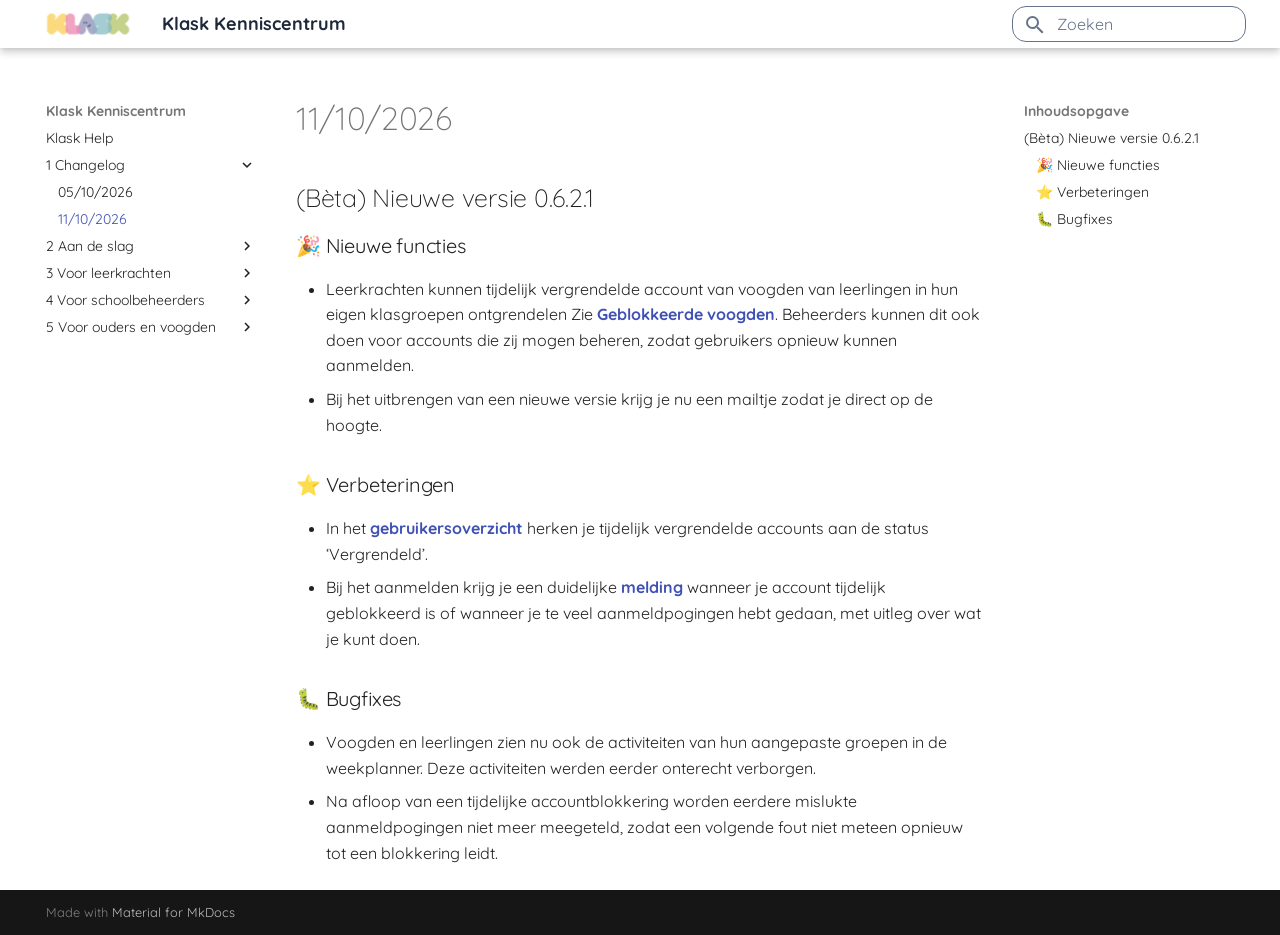
<file: 1 Changelog/version_0.6.2.1/index.html>
<!doctype html>
<html lang="nl" class="no-js">
  <head>
    
      <meta charset="utf-8">
      <meta name="viewport" content="width=device-width,initial-scale=1">
      
      
      
      
        <link rel="prev" href="../v_0_6_2_0/">
      
      
        <link rel="next" href="../../2%20Aan%20de%20slag/aanmelden/">
      
      
        
      
      
      <link rel="icon" href="../../assets/favicon.png">
      <meta name="generator" content="mkdocs-1.6.1, mkdocs-material-9.7.7">
    
    
      
        <title>11/10/2026 - Klask Kenniscentrum</title>
      
    
    
      <link rel="stylesheet" href="../../assets/stylesheets/main.ec1eaa64.min.css">
      
      


    
    
      
    
    
      
        
        
        <link rel="preconnect" href="https://fonts.gstatic.com" crossorigin>
        <link rel="stylesheet" href="https://fonts.googleapis.com/css?family=Roboto:300,300i,400,400i,700,700i%7CRoboto+Mono:400,400i,700,700i&display=fallback">
        <style>:root{--md-text-font:"Roboto";--md-code-font:"Roboto Mono"}</style>
      
    
    
      <link rel="stylesheet" href="../../stylesheets/master-design-system.css">
    
      <link rel="stylesheet" href="../../stylesheets/material-overrides.css">
    
    <script>__md_scope=new URL("../..",location),__md_hash=e=>[...e].reduce(((e,_)=>(e<<5)-e+_.charCodeAt(0)),0),__md_get=(e,_=localStorage,t=__md_scope)=>JSON.parse(_.getItem(t.pathname+"."+e)),__md_set=(e,_,t=localStorage,a=__md_scope)=>{try{t.setItem(a.pathname+"."+e,JSON.stringify(_))}catch(e){}}</script>
    
      

    
    
  </head>
  
  
    <body dir="ltr">
  
    
    <input class="md-toggle" data-md-toggle="drawer" type="checkbox" id="__drawer" autocomplete="off">
    <input class="md-toggle" data-md-toggle="search" type="checkbox" id="__search" autocomplete="off">
    <label class="md-overlay" for="__drawer"></label>
    <div data-md-component="skip">
      
        
        <a href="#11102026" class="md-skip">
          Ga naar inhoud
        </a>
      
    </div>
    <div data-md-component="announce">
      
    </div>
    
    
      

  

<header class="md-header md-header--shadow" data-md-component="header">
  <nav class="md-header__inner md-grid" aria-label="Header">
    <a href="../.." title="Klask Kenniscentrum" class="md-header__button md-logo" aria-label="Klask Kenniscentrum" data-md-component="logo">
      
  <img src="../../assets/Logo_KLASK.webp" alt="logo">

    </a>
    <label class="md-header__button md-icon" for="__drawer">
      
      <svg xmlns="http://www.w3.org/2000/svg" viewBox="0 0 24 24"><path d="M3 6h18v2H3zm0 5h18v2H3zm0 5h18v2H3z"/></svg>
    </label>
    <div class="md-header__title" data-md-component="header-title">
      <div class="md-header__ellipsis">
        <div class="md-header__topic">
          <span class="md-ellipsis">
            Klask Kenniscentrum
          </span>
        </div>
        <div class="md-header__topic" data-md-component="header-topic">
          <span class="md-ellipsis">
            
              11/10/2026
            
          </span>
        </div>
      </div>
    </div>
    
    
      <script>var palette=__md_get("__palette");if(palette&&palette.color){if("(prefers-color-scheme)"===palette.color.media){var media=matchMedia("(prefers-color-scheme: light)"),input=document.querySelector(media.matches?"[data-md-color-media='(prefers-color-scheme: light)']":"[data-md-color-media='(prefers-color-scheme: dark)']");palette.color.media=input.getAttribute("data-md-color-media"),palette.color.scheme=input.getAttribute("data-md-color-scheme"),palette.color.primary=input.getAttribute("data-md-color-primary"),palette.color.accent=input.getAttribute("data-md-color-accent")}for(var[key,value]of Object.entries(palette.color))document.body.setAttribute("data-md-color-"+key,value)}</script>
    
    
    
      
      
        <label class="md-header__button md-icon" for="__search">
          
          <svg xmlns="http://www.w3.org/2000/svg" viewBox="0 0 24 24"><path d="M9.5 3A6.5 6.5 0 0 1 16 9.5c0 1.61-.59 3.09-1.56 4.23l.27.27h.79l5 5-1.5 1.5-5-5v-.79l-.27-.27A6.52 6.52 0 0 1 9.5 16 6.5 6.5 0 0 1 3 9.5 6.5 6.5 0 0 1 9.5 3m0 2C7 5 5 7 5 9.5S7 14 9.5 14 14 12 14 9.5 12 5 9.5 5"/></svg>
        </label>
        <div class="md-search" data-md-component="search" role="dialog">
  <label class="md-search__overlay" for="__search"></label>
  <div class="md-search__inner" role="search">
    <form class="md-search__form" name="search">
      <input type="text" class="md-search__input" name="query" aria-label="Zoeken" placeholder="Zoeken" autocapitalize="off" autocorrect="off" autocomplete="off" spellcheck="false" data-md-component="search-query" required>
      <label class="md-search__icon md-icon" for="__search">
        
        <svg xmlns="http://www.w3.org/2000/svg" viewBox="0 0 24 24"><path d="M9.5 3A6.5 6.5 0 0 1 16 9.5c0 1.61-.59 3.09-1.56 4.23l.27.27h.79l5 5-1.5 1.5-5-5v-.79l-.27-.27A6.52 6.52 0 0 1 9.5 16 6.5 6.5 0 0 1 3 9.5 6.5 6.5 0 0 1 9.5 3m0 2C7 5 5 7 5 9.5S7 14 9.5 14 14 12 14 9.5 12 5 9.5 5"/></svg>
        
        <svg xmlns="http://www.w3.org/2000/svg" viewBox="0 0 24 24"><path d="M20 11v2H8l5.5 5.5-1.42 1.42L4.16 12l7.92-7.92L13.5 5.5 8 11z"/></svg>
      </label>
      <nav class="md-search__options" aria-label="Zoeken">
        
        <button type="reset" class="md-search__icon md-icon" title="Leegmaken" aria-label="Leegmaken" tabindex="-1">
          
          <svg xmlns="http://www.w3.org/2000/svg" viewBox="0 0 24 24"><path d="M19 6.41 17.59 5 12 10.59 6.41 5 5 6.41 10.59 12 5 17.59 6.41 19 12 13.41 17.59 19 19 17.59 13.41 12z"/></svg>
        </button>
      </nav>
      
    </form>
    <div class="md-search__output">
      <div class="md-search__scrollwrap" tabindex="0" data-md-scrollfix>
        <div class="md-search-result" data-md-component="search-result">
          <div class="md-search-result__meta">
            Zoeken initialiseren
          </div>
          <ol class="md-search-result__list" role="presentation"></ol>
        </div>
      </div>
    </div>
  </div>
</div>
      
    
    
  </nav>
  
</header>
    
    <div class="md-container" data-md-component="container">
      
      
        
          
        
      
      <main class="md-main" data-md-component="main">
        <div class="md-main__inner md-grid">
          
            
              
              <div class="md-sidebar md-sidebar--primary" data-md-component="sidebar" data-md-type="navigation" >
                <div class="md-sidebar__scrollwrap">
                  <div class="md-sidebar__inner">
                    



<nav class="md-nav md-nav--primary" aria-label="Navigatie" data-md-level="0">
  <label class="md-nav__title" for="__drawer">
    <a href="../.." title="Klask Kenniscentrum" class="md-nav__button md-logo" aria-label="Klask Kenniscentrum" data-md-component="logo">
      
  <img src="../../assets/Logo_KLASK.webp" alt="logo">

    </a>
    Klask Kenniscentrum
  </label>
  
  <ul class="md-nav__list" data-md-scrollfix>
    
      
      
  
  
  
  
    <li class="md-nav__item">
      <a href="../.." class="md-nav__link">
        
  
  
  <span class="md-ellipsis">
    
  
    Klask Help
  

    
  </span>
  
  

      </a>
    </li>
  

    
      
      
  
  
    
  
  
  
    
    
    
    
    
    <li class="md-nav__item md-nav__item--active md-nav__item--nested">
      
        
        
        <input class="md-nav__toggle md-toggle " type="checkbox" id="__nav_2" checked>
        
          
          <label class="md-nav__link" for="__nav_2" id="__nav_2_label" tabindex="0">
            
  
  
  <span class="md-ellipsis">
    
  
    1 Changelog
  

    
  </span>
  
  

            <span class="md-nav__icon md-icon"></span>
          </label>
        
        <nav class="md-nav" data-md-level="1" aria-labelledby="__nav_2_label" aria-expanded="true">
          <label class="md-nav__title" for="__nav_2">
            <span class="md-nav__icon md-icon"></span>
            
  
    1 Changelog
  

          </label>
          <ul class="md-nav__list" data-md-scrollfix>
            
              
                
  
  
  
  
    <li class="md-nav__item">
      <a href="../v_0_6_2_0/" class="md-nav__link">
        
  
  
  <span class="md-ellipsis">
    
  
    05/10/2026
  

    
  </span>
  
  

      </a>
    </li>
  

              
            
              
                
  
  
    
  
  
  
    <li class="md-nav__item md-nav__item--active">
      
      <input class="md-nav__toggle md-toggle" type="checkbox" id="__toc">
      
      
        
      
      
        <label class="md-nav__link md-nav__link--active" for="__toc">
          
  
  
  <span class="md-ellipsis">
    
  
    11/10/2026
  

    
  </span>
  
  

          <span class="md-nav__icon md-icon"></span>
        </label>
      
      <a href="./" class="md-nav__link md-nav__link--active">
        
  
  
  <span class="md-ellipsis">
    
  
    11/10/2026
  

    
  </span>
  
  

      </a>
      
        

<nav class="md-nav md-nav--secondary" aria-label="Inhoudsopgave">
  
  
  
    
  
  
    <label class="md-nav__title" for="__toc">
      <span class="md-nav__icon md-icon"></span>
      Inhoudsopgave
    </label>
    <ul class="md-nav__list" data-md-component="toc" data-md-scrollfix>
      
        <li class="md-nav__item">
  <a href="#beta-nieuwe-versie-0621" class="md-nav__link">
    <span class="md-ellipsis">
      
        (Bèta) Nieuwe versie 0.6.2.1
      
    </span>
  </a>
  
    <nav class="md-nav" aria-label="(Bèta) Nieuwe versie 0.6.2.1">
      <ul class="md-nav__list">
        
          <li class="md-nav__item">
  <a href="#nieuwe-functies" class="md-nav__link">
    <span class="md-ellipsis">
      
        🎉 Nieuwe functies
      
    </span>
  </a>
  
</li>
        
          <li class="md-nav__item">
  <a href="#verbeteringen" class="md-nav__link">
    <span class="md-ellipsis">
      
        ⭐ Verbeteringen
      
    </span>
  </a>
  
</li>
        
          <li class="md-nav__item">
  <a href="#bugfixes" class="md-nav__link">
    <span class="md-ellipsis">
      
        🐛 Bugfixes
      
    </span>
  </a>
  
</li>
        
      </ul>
    </nav>
  
</li>
      
    </ul>
  
</nav>
      
    </li>
  

              
            
          </ul>
        </nav>
      
    </li>
  

    
      
      
  
  
  
  
    
    
    
    
    
    <li class="md-nav__item md-nav__item--nested">
      
        
        
        <input class="md-nav__toggle md-toggle " type="checkbox" id="__nav_3" >
        
          
          <label class="md-nav__link" for="__nav_3" id="__nav_3_label" tabindex="0">
            
  
  
  <span class="md-ellipsis">
    
  
    2 Aan de slag
  

    
  </span>
  
  

            <span class="md-nav__icon md-icon"></span>
          </label>
        
        <nav class="md-nav" data-md-level="1" aria-labelledby="__nav_3_label" aria-expanded="false">
          <label class="md-nav__title" for="__nav_3">
            <span class="md-nav__icon md-icon"></span>
            
  
    2 Aan de slag
  

          </label>
          <ul class="md-nav__list" data-md-scrollfix>
            
              
                
  
  
  
  
    <li class="md-nav__item">
      <a href="../../2%20Aan%20de%20slag/aanmelden/" class="md-nav__link">
        
  
  
  <span class="md-ellipsis">
    
  
    Aanmelden
  

    
  </span>
  
  

      </a>
    </li>
  

              
            
          </ul>
        </nav>
      
    </li>
  

    
      
      
  
  
  
  
    
    
    
    
    
    <li class="md-nav__item md-nav__item--nested">
      
        
        
        <input class="md-nav__toggle md-toggle " type="checkbox" id="__nav_4" >
        
          
          <label class="md-nav__link" for="__nav_4" id="__nav_4_label" tabindex="0">
            
  
  
  <span class="md-ellipsis">
    
  
    3 Voor leerkrachten
  

    
  </span>
  
  

            <span class="md-nav__icon md-icon"></span>
          </label>
        
        <nav class="md-nav" data-md-level="1" aria-labelledby="__nav_4_label" aria-expanded="false">
          <label class="md-nav__title" for="__nav_4">
            <span class="md-nav__icon md-icon"></span>
            
  
    3 Voor leerkrachten
  

          </label>
          <ul class="md-nav__list" data-md-scrollfix>
            
              
                
  
  
  
  
    <li class="md-nav__item">
      <a href="../../3%20Voor%20leerkrachten/Activiteiten-aanmaken-en-bewerken/" class="md-nav__link">
        
  
  
  <span class="md-ellipsis">
    
  
    Activiteiten aanmaken en bewerken
  

    
  </span>
  
  

      </a>
    </li>
  

              
            
              
                
  
  
  
  
    <li class="md-nav__item">
      <a href="../../3%20Voor%20leerkrachten/Mijn-leerlingen/" class="md-nav__link">
        
  
  
  <span class="md-ellipsis">
    
  
    Mijn leerlingen
  

    
  </span>
  
  

      </a>
    </li>
  

              
            
              
                
  
  
  
  
    <li class="md-nav__item">
      <a href="../../3%20Voor%20leerkrachten/Taakopvolging/" class="md-nav__link">
        
  
  
  <span class="md-ellipsis">
    
  
    Taakopvolging
  

    
  </span>
  
  

      </a>
    </li>
  

              
            
          </ul>
        </nav>
      
    </li>
  

    
      
      
  
  
  
  
    
    
    
    
    
    <li class="md-nav__item md-nav__item--nested">
      
        
        
        <input class="md-nav__toggle md-toggle " type="checkbox" id="__nav_5" >
        
          
          <label class="md-nav__link" for="__nav_5" id="__nav_5_label" tabindex="0">
            
  
  
  <span class="md-ellipsis">
    
  
    4 Voor schoolbeheerders
  

    
  </span>
  
  

            <span class="md-nav__icon md-icon"></span>
          </label>
        
        <nav class="md-nav" data-md-level="1" aria-labelledby="__nav_5_label" aria-expanded="false">
          <label class="md-nav__title" for="__nav_5">
            <span class="md-nav__icon md-icon"></span>
            
  
    4 Voor schoolbeheerders
  

          </label>
          <ul class="md-nav__list" data-md-scrollfix>
            
              
                
  
  
  
  
    <li class="md-nav__item">
      <a href="../../4%20Voor%20schoolbeheerders/Gebruikersbeheer/" class="md-nav__link">
        
  
  
  <span class="md-ellipsis">
    
  
    Gebruikersbeheer
  

    
  </span>
  
  

      </a>
    </li>
  

              
            
          </ul>
        </nav>
      
    </li>
  

    
      
      
  
  
  
  
    
    
    
    
    
    <li class="md-nav__item md-nav__item--nested">
      
        
        
        <input class="md-nav__toggle md-toggle " type="checkbox" id="__nav_6" >
        
          
          <label class="md-nav__link" for="__nav_6" id="__nav_6_label" tabindex="0">
            
  
  
  <span class="md-ellipsis">
    
  
    5 Voor ouders en voogden
  

    
  </span>
  
  

            <span class="md-nav__icon md-icon"></span>
          </label>
        
        <nav class="md-nav" data-md-level="1" aria-labelledby="__nav_6_label" aria-expanded="false">
          <label class="md-nav__title" for="__nav_6">
            <span class="md-nav__icon md-icon"></span>
            
  
    5 Voor ouders en voogden
  

          </label>
          <ul class="md-nav__list" data-md-scrollfix>
            
              
                
  
  
  
  
    <li class="md-nav__item">
      <a href="../../5%20Voor%20ouders%20en%20voogden/Uitnodigingen/" class="md-nav__link">
        
  
  
  <span class="md-ellipsis">
    
  
    Uitnodigingen
  

    
  </span>
  
  

      </a>
    </li>
  

              
            
              
                
  
  
  
  
    <li class="md-nav__item">
      <a href="../../5%20Voor%20ouders%20en%20voogden/Weekoverzicht/" class="md-nav__link">
        
  
  
  <span class="md-ellipsis">
    
  
    Weekoverzicht
  

    
  </span>
  
  

      </a>
    </li>
  

              
            
          </ul>
        </nav>
      
    </li>
  

    
  </ul>
</nav>
                  </div>
                </div>
              </div>
            
            
              
              <div class="md-sidebar md-sidebar--secondary" data-md-component="sidebar" data-md-type="toc" >
                <div class="md-sidebar__scrollwrap">
                  <div class="md-sidebar__inner">
                    

<nav class="md-nav md-nav--secondary" aria-label="Inhoudsopgave">
  
  
  
    
  
  
    <label class="md-nav__title" for="__toc">
      <span class="md-nav__icon md-icon"></span>
      Inhoudsopgave
    </label>
    <ul class="md-nav__list" data-md-component="toc" data-md-scrollfix>
      
        <li class="md-nav__item">
  <a href="#beta-nieuwe-versie-0621" class="md-nav__link">
    <span class="md-ellipsis">
      
        (Bèta) Nieuwe versie 0.6.2.1
      
    </span>
  </a>
  
    <nav class="md-nav" aria-label="(Bèta) Nieuwe versie 0.6.2.1">
      <ul class="md-nav__list">
        
          <li class="md-nav__item">
  <a href="#nieuwe-functies" class="md-nav__link">
    <span class="md-ellipsis">
      
        🎉 Nieuwe functies
      
    </span>
  </a>
  
</li>
        
          <li class="md-nav__item">
  <a href="#verbeteringen" class="md-nav__link">
    <span class="md-ellipsis">
      
        ⭐ Verbeteringen
      
    </span>
  </a>
  
</li>
        
          <li class="md-nav__item">
  <a href="#bugfixes" class="md-nav__link">
    <span class="md-ellipsis">
      
        🐛 Bugfixes
      
    </span>
  </a>
  
</li>
        
      </ul>
    </nav>
  
</li>
      
    </ul>
  
</nav>
                  </div>
                </div>
              </div>
            
          
          
            <div class="md-content" data-md-component="content">
              
              <article class="md-content__inner md-typeset">
                
                  



<h1 id="11102026">11/10/2026</h1>
<h2 id="beta-nieuwe-versie-0621">(Bèta) Nieuwe versie 0.6.2.1</h2>
<h3 id="nieuwe-functies">🎉 Nieuwe functies</h3>
<ul>
<li>Leerkrachten kunnen tijdelijk vergrendelde account van voogden van leerlingen in hun eigen klasgroepen ontgrendelen Zie <a href="../../3%20Voor%20leerkrachten/Mijn-leerlingen/#geblokkeerde-voogd"><strong>Geblokkeerde voogden</strong></a>. Beheerders kunnen dit ook doen voor accounts die zij mogen beheren, zodat gebruikers opnieuw kunnen aanmelden.</li>
<li>Bij het uitbrengen van een nieuwe versie krijg je nu een mailtje zodat je direct op de hoogte. </li>
</ul>
<h3 id="verbeteringen">⭐ Verbeteringen</h3>
<ul>
<li>In het <a href="../../4%20Voor%20schoolbeheerders/Gebruikersbeheer/#vergrendeld"><strong>gebruikersoverzicht</strong></a> herken je tijdelijk vergrendelde accounts aan de status ‘Vergrendeld’.</li>
<li>Bij het aanmelden krijg je een duidelijke <a href="../../2%20Aan%20de%20slag/aanmelden/#geblokkeerde-account"><strong>melding</strong></a> wanneer je account tijdelijk geblokkeerd is of wanneer je te veel aanmeldpogingen hebt gedaan, met uitleg over wat je kunt doen.</li>
</ul>
<h3 id="bugfixes">🐛 Bugfixes</h3>
<ul>
<li>Voogden en leerlingen zien nu ook de activiteiten van hun aangepaste groepen in de weekplanner. Deze activiteiten werden eerder onterecht verborgen.</li>
<li>Na afloop van een tijdelijke accountblokkering worden eerdere mislukte aanmeldpogingen niet meer meegeteld, zodat een volgende fout niet meteen opnieuw tot een blokkering leidt.</li>
</ul>












                
              </article>
            </div>
          
          
<script>var target=document.getElementById(location.hash.slice(1));target&&target.name&&(target.checked=target.name.startsWith("__tabbed_"))</script>
        </div>
        
      </main>
      
        <footer class="md-footer">
  
  <div class="md-footer-meta md-typeset">
    <div class="md-footer-meta__inner md-grid">
      <div class="md-copyright">
  
  
    Made with
    <a href="https://squidfunk.github.io/mkdocs-material/" target="_blank" rel="noopener">
      Material for MkDocs
    </a>
  
</div>
      
    </div>
  </div>
</footer>
      
    </div>
    <div class="md-dialog" data-md-component="dialog">
      <div class="md-dialog__inner md-typeset"></div>
    </div>
    
    
    
      
      
      <script id="__config" type="application/json">{"annotate": null, "base": "../..", "features": [], "search": "../../assets/javascripts/workers/search.2c215733.min.js", "tags": null, "translations": {"clipboard.copied": "Gekopieerd naar klembord", "clipboard.copy": "Kopi\u00ebren naar klembord", "search.result.more.one": "1 extra overeenkomst op deze pagina", "search.result.more.other": "# extra overeenkomsten op deze pagina", "search.result.none": "Geen overeenkomende documenten", "search.result.one": "1 overeenkomende document", "search.result.other": "# overeenkomende documenten", "search.result.placeholder": "Typ om te beginnen met zoeken", "search.result.term.missing": "Ontbreekt", "select.version": "Selecteer versie"}, "version": null}</script>
    
    
      <script src="../../assets/javascripts/bundle.d7400e89.min.js"></script>
      
    
  </body>
</html>
</file>
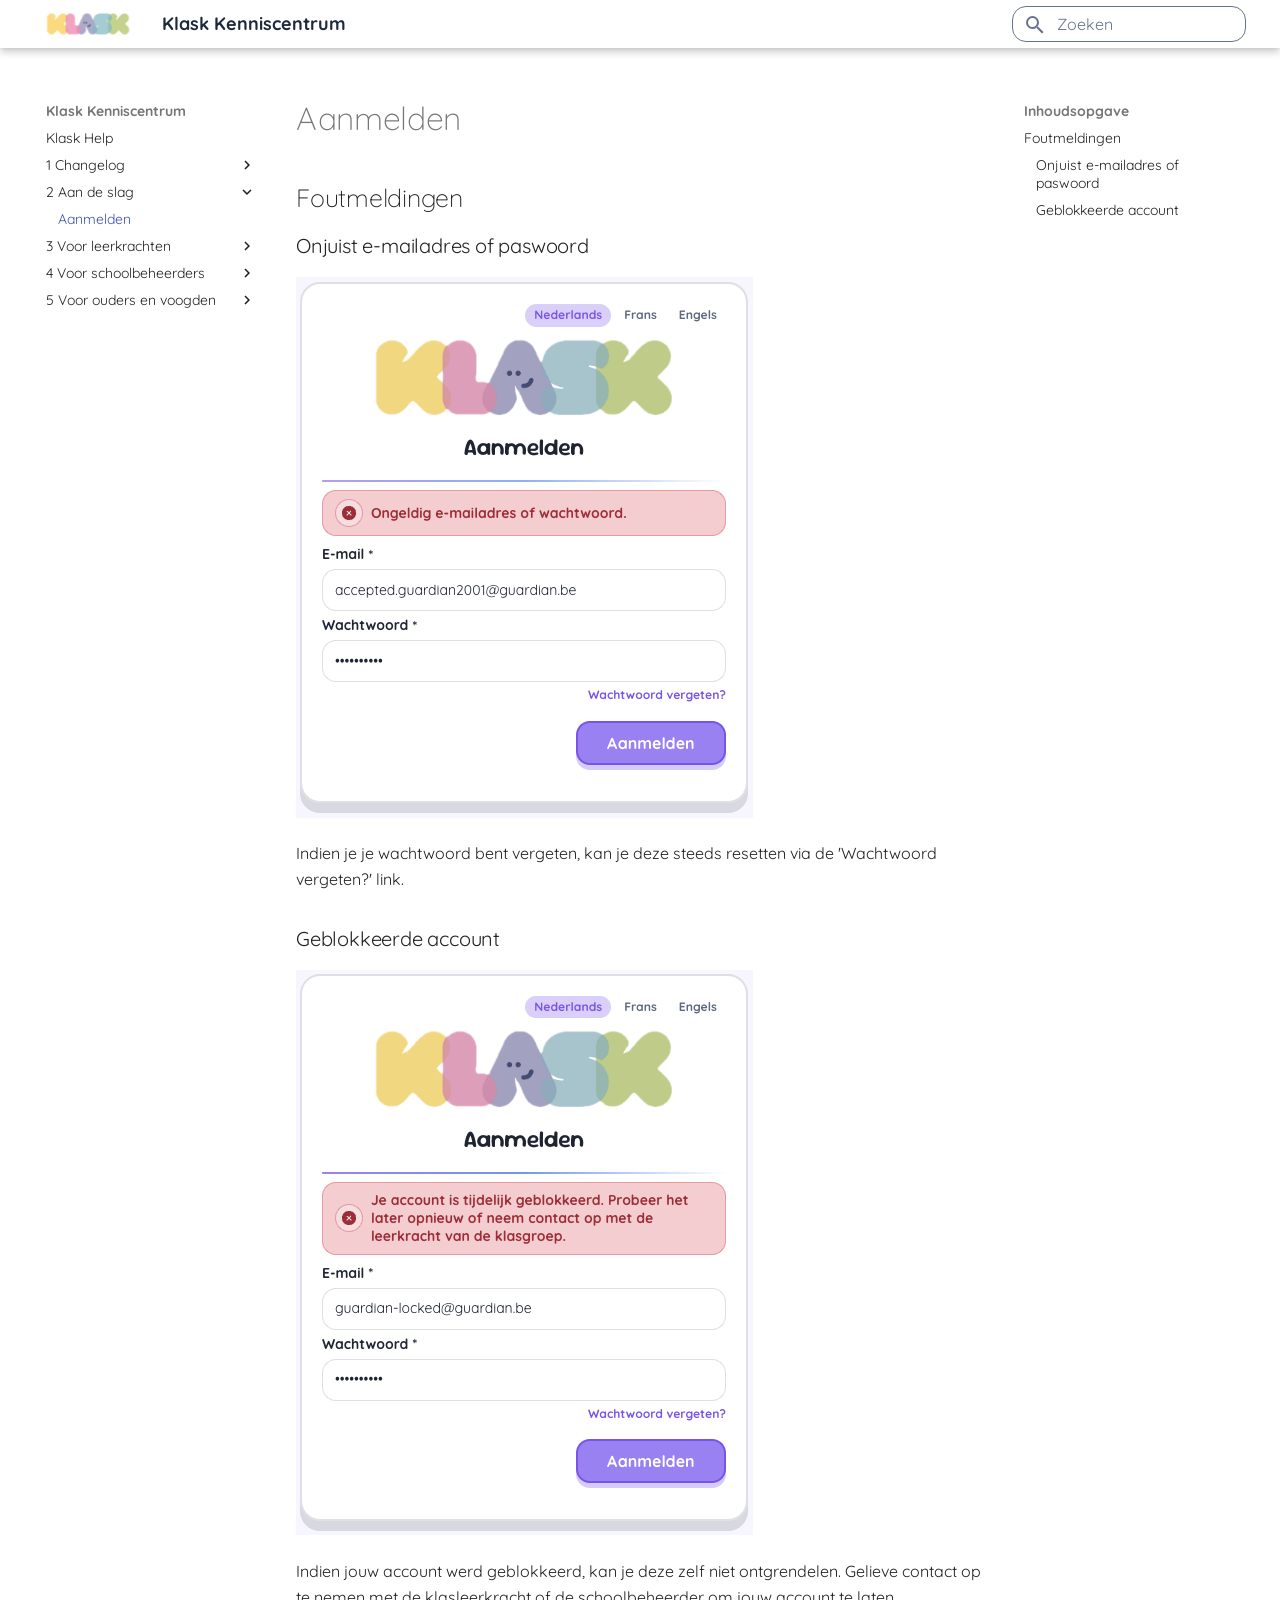
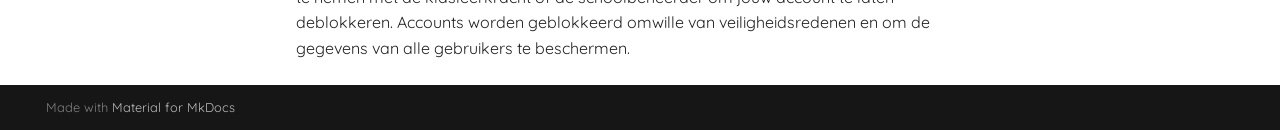
<file: 2 Aan de slag/aanmelden/index.html>
<!doctype html>
<html lang="nl" class="no-js">
  <head>
    
      <meta charset="utf-8">
      <meta name="viewport" content="width=device-width,initial-scale=1">
      
      
      
      
        <link rel="prev" href="../../1%20Changelog/version_0.6.2.1/">
      
      
        <link rel="next" href="../../3%20Voor%20leerkrachten/Activiteiten-aanmaken-en-bewerken/">
      
      
        
      
      
      <link rel="icon" href="../../assets/favicon.png">
      <meta name="generator" content="mkdocs-1.6.1, mkdocs-material-9.7.7">
    
    
      
        <title>Aanmelden - Klask Kenniscentrum</title>
      
    
    
      <link rel="stylesheet" href="../../assets/stylesheets/main.ec1eaa64.min.css">
      
      


    
    
      
    
    
      
        
        
        <link rel="preconnect" href="https://fonts.gstatic.com" crossorigin>
        <link rel="stylesheet" href="https://fonts.googleapis.com/css?family=Roboto:300,300i,400,400i,700,700i%7CRoboto+Mono:400,400i,700,700i&display=fallback">
        <style>:root{--md-text-font:"Roboto";--md-code-font:"Roboto Mono"}</style>
      
    
    
      <link rel="stylesheet" href="../../stylesheets/master-design-system.css">
    
      <link rel="stylesheet" href="../../stylesheets/material-overrides.css">
    
    <script>__md_scope=new URL("../..",location),__md_hash=e=>[...e].reduce(((e,_)=>(e<<5)-e+_.charCodeAt(0)),0),__md_get=(e,_=localStorage,t=__md_scope)=>JSON.parse(_.getItem(t.pathname+"."+e)),__md_set=(e,_,t=localStorage,a=__md_scope)=>{try{t.setItem(a.pathname+"."+e,JSON.stringify(_))}catch(e){}}</script>
    
      

    
    
  </head>
  
  
    <body dir="ltr">
  
    
    <input class="md-toggle" data-md-toggle="drawer" type="checkbox" id="__drawer" autocomplete="off">
    <input class="md-toggle" data-md-toggle="search" type="checkbox" id="__search" autocomplete="off">
    <label class="md-overlay" for="__drawer"></label>
    <div data-md-component="skip">
      
        
        <a href="#aanmelden" class="md-skip">
          Ga naar inhoud
        </a>
      
    </div>
    <div data-md-component="announce">
      
    </div>
    
    
      

  

<header class="md-header md-header--shadow" data-md-component="header">
  <nav class="md-header__inner md-grid" aria-label="Header">
    <a href="../.." title="Klask Kenniscentrum" class="md-header__button md-logo" aria-label="Klask Kenniscentrum" data-md-component="logo">
      
  <img src="../../assets/Logo_KLASK.webp" alt="logo">

    </a>
    <label class="md-header__button md-icon" for="__drawer">
      
      <svg xmlns="http://www.w3.org/2000/svg" viewBox="0 0 24 24"><path d="M3 6h18v2H3zm0 5h18v2H3zm0 5h18v2H3z"/></svg>
    </label>
    <div class="md-header__title" data-md-component="header-title">
      <div class="md-header__ellipsis">
        <div class="md-header__topic">
          <span class="md-ellipsis">
            Klask Kenniscentrum
          </span>
        </div>
        <div class="md-header__topic" data-md-component="header-topic">
          <span class="md-ellipsis">
            
              Aanmelden
            
          </span>
        </div>
      </div>
    </div>
    
    
      <script>var palette=__md_get("__palette");if(palette&&palette.color){if("(prefers-color-scheme)"===palette.color.media){var media=matchMedia("(prefers-color-scheme: light)"),input=document.querySelector(media.matches?"[data-md-color-media='(prefers-color-scheme: light)']":"[data-md-color-media='(prefers-color-scheme: dark)']");palette.color.media=input.getAttribute("data-md-color-media"),palette.color.scheme=input.getAttribute("data-md-color-scheme"),palette.color.primary=input.getAttribute("data-md-color-primary"),palette.color.accent=input.getAttribute("data-md-color-accent")}for(var[key,value]of Object.entries(palette.color))document.body.setAttribute("data-md-color-"+key,value)}</script>
    
    
    
      
      
        <label class="md-header__button md-icon" for="__search">
          
          <svg xmlns="http://www.w3.org/2000/svg" viewBox="0 0 24 24"><path d="M9.5 3A6.5 6.5 0 0 1 16 9.5c0 1.61-.59 3.09-1.56 4.23l.27.27h.79l5 5-1.5 1.5-5-5v-.79l-.27-.27A6.52 6.52 0 0 1 9.5 16 6.5 6.5 0 0 1 3 9.5 6.5 6.5 0 0 1 9.5 3m0 2C7 5 5 7 5 9.5S7 14 9.5 14 14 12 14 9.5 12 5 9.5 5"/></svg>
        </label>
        <div class="md-search" data-md-component="search" role="dialog">
  <label class="md-search__overlay" for="__search"></label>
  <div class="md-search__inner" role="search">
    <form class="md-search__form" name="search">
      <input type="text" class="md-search__input" name="query" aria-label="Zoeken" placeholder="Zoeken" autocapitalize="off" autocorrect="off" autocomplete="off" spellcheck="false" data-md-component="search-query" required>
      <label class="md-search__icon md-icon" for="__search">
        
        <svg xmlns="http://www.w3.org/2000/svg" viewBox="0 0 24 24"><path d="M9.5 3A6.5 6.5 0 0 1 16 9.5c0 1.61-.59 3.09-1.56 4.23l.27.27h.79l5 5-1.5 1.5-5-5v-.79l-.27-.27A6.52 6.52 0 0 1 9.5 16 6.5 6.5 0 0 1 3 9.5 6.5 6.5 0 0 1 9.5 3m0 2C7 5 5 7 5 9.5S7 14 9.5 14 14 12 14 9.5 12 5 9.5 5"/></svg>
        
        <svg xmlns="http://www.w3.org/2000/svg" viewBox="0 0 24 24"><path d="M20 11v2H8l5.5 5.5-1.42 1.42L4.16 12l7.92-7.92L13.5 5.5 8 11z"/></svg>
      </label>
      <nav class="md-search__options" aria-label="Zoeken">
        
        <button type="reset" class="md-search__icon md-icon" title="Leegmaken" aria-label="Leegmaken" tabindex="-1">
          
          <svg xmlns="http://www.w3.org/2000/svg" viewBox="0 0 24 24"><path d="M19 6.41 17.59 5 12 10.59 6.41 5 5 6.41 10.59 12 5 17.59 6.41 19 12 13.41 17.59 19 19 17.59 13.41 12z"/></svg>
        </button>
      </nav>
      
    </form>
    <div class="md-search__output">
      <div class="md-search__scrollwrap" tabindex="0" data-md-scrollfix>
        <div class="md-search-result" data-md-component="search-result">
          <div class="md-search-result__meta">
            Zoeken initialiseren
          </div>
          <ol class="md-search-result__list" role="presentation"></ol>
        </div>
      </div>
    </div>
  </div>
</div>
      
    
    
  </nav>
  
</header>
    
    <div class="md-container" data-md-component="container">
      
      
        
          
        
      
      <main class="md-main" data-md-component="main">
        <div class="md-main__inner md-grid">
          
            
              
              <div class="md-sidebar md-sidebar--primary" data-md-component="sidebar" data-md-type="navigation" >
                <div class="md-sidebar__scrollwrap">
                  <div class="md-sidebar__inner">
                    



<nav class="md-nav md-nav--primary" aria-label="Navigatie" data-md-level="0">
  <label class="md-nav__title" for="__drawer">
    <a href="../.." title="Klask Kenniscentrum" class="md-nav__button md-logo" aria-label="Klask Kenniscentrum" data-md-component="logo">
      
  <img src="../../assets/Logo_KLASK.webp" alt="logo">

    </a>
    Klask Kenniscentrum
  </label>
  
  <ul class="md-nav__list" data-md-scrollfix>
    
      
      
  
  
  
  
    <li class="md-nav__item">
      <a href="../.." class="md-nav__link">
        
  
  
  <span class="md-ellipsis">
    
  
    Klask Help
  

    
  </span>
  
  

      </a>
    </li>
  

    
      
      
  
  
  
  
    
    
    
    
    
    <li class="md-nav__item md-nav__item--nested">
      
        
        
        <input class="md-nav__toggle md-toggle " type="checkbox" id="__nav_2" >
        
          
          <label class="md-nav__link" for="__nav_2" id="__nav_2_label" tabindex="0">
            
  
  
  <span class="md-ellipsis">
    
  
    1 Changelog
  

    
  </span>
  
  

            <span class="md-nav__icon md-icon"></span>
          </label>
        
        <nav class="md-nav" data-md-level="1" aria-labelledby="__nav_2_label" aria-expanded="false">
          <label class="md-nav__title" for="__nav_2">
            <span class="md-nav__icon md-icon"></span>
            
  
    1 Changelog
  

          </label>
          <ul class="md-nav__list" data-md-scrollfix>
            
              
                
  
  
  
  
    <li class="md-nav__item">
      <a href="../../1%20Changelog/v_0_6_2_0/" class="md-nav__link">
        
  
  
  <span class="md-ellipsis">
    
  
    05/10/2026
  

    
  </span>
  
  

      </a>
    </li>
  

              
            
              
                
  
  
  
  
    <li class="md-nav__item">
      <a href="../../1%20Changelog/version_0.6.2.1/" class="md-nav__link">
        
  
  
  <span class="md-ellipsis">
    
  
    11/10/2026
  

    
  </span>
  
  

      </a>
    </li>
  

              
            
          </ul>
        </nav>
      
    </li>
  

    
      
      
  
  
    
  
  
  
    
    
    
    
    
    <li class="md-nav__item md-nav__item--active md-nav__item--nested">
      
        
        
        <input class="md-nav__toggle md-toggle " type="checkbox" id="__nav_3" checked>
        
          
          <label class="md-nav__link" for="__nav_3" id="__nav_3_label" tabindex="0">
            
  
  
  <span class="md-ellipsis">
    
  
    2 Aan de slag
  

    
  </span>
  
  

            <span class="md-nav__icon md-icon"></span>
          </label>
        
        <nav class="md-nav" data-md-level="1" aria-labelledby="__nav_3_label" aria-expanded="true">
          <label class="md-nav__title" for="__nav_3">
            <span class="md-nav__icon md-icon"></span>
            
  
    2 Aan de slag
  

          </label>
          <ul class="md-nav__list" data-md-scrollfix>
            
              
                
  
  
    
  
  
  
    <li class="md-nav__item md-nav__item--active">
      
      <input class="md-nav__toggle md-toggle" type="checkbox" id="__toc">
      
      
        
      
      
        <label class="md-nav__link md-nav__link--active" for="__toc">
          
  
  
  <span class="md-ellipsis">
    
  
    Aanmelden
  

    
  </span>
  
  

          <span class="md-nav__icon md-icon"></span>
        </label>
      
      <a href="./" class="md-nav__link md-nav__link--active">
        
  
  
  <span class="md-ellipsis">
    
  
    Aanmelden
  

    
  </span>
  
  

      </a>
      
        

<nav class="md-nav md-nav--secondary" aria-label="Inhoudsopgave">
  
  
  
    
  
  
    <label class="md-nav__title" for="__toc">
      <span class="md-nav__icon md-icon"></span>
      Inhoudsopgave
    </label>
    <ul class="md-nav__list" data-md-component="toc" data-md-scrollfix>
      
        <li class="md-nav__item">
  <a href="#foutmeldingen" class="md-nav__link">
    <span class="md-ellipsis">
      
        Foutmeldingen
      
    </span>
  </a>
  
    <nav class="md-nav" aria-label="Foutmeldingen">
      <ul class="md-nav__list">
        
          <li class="md-nav__item">
  <a href="#onjuist-e-mailadres-of-paswoord" class="md-nav__link">
    <span class="md-ellipsis">
      
        Onjuist e-mailadres of paswoord
      
    </span>
  </a>
  
</li>
        
          <li class="md-nav__item">
  <a href="#geblokkeerde-account" class="md-nav__link">
    <span class="md-ellipsis">
      
        Geblokkeerde account
      
    </span>
  </a>
  
</li>
        
      </ul>
    </nav>
  
</li>
      
    </ul>
  
</nav>
      
    </li>
  

              
            
          </ul>
        </nav>
      
    </li>
  

    
      
      
  
  
  
  
    
    
    
    
    
    <li class="md-nav__item md-nav__item--nested">
      
        
        
        <input class="md-nav__toggle md-toggle " type="checkbox" id="__nav_4" >
        
          
          <label class="md-nav__link" for="__nav_4" id="__nav_4_label" tabindex="0">
            
  
  
  <span class="md-ellipsis">
    
  
    3 Voor leerkrachten
  

    
  </span>
  
  

            <span class="md-nav__icon md-icon"></span>
          </label>
        
        <nav class="md-nav" data-md-level="1" aria-labelledby="__nav_4_label" aria-expanded="false">
          <label class="md-nav__title" for="__nav_4">
            <span class="md-nav__icon md-icon"></span>
            
  
    3 Voor leerkrachten
  

          </label>
          <ul class="md-nav__list" data-md-scrollfix>
            
              
                
  
  
  
  
    <li class="md-nav__item">
      <a href="../../3%20Voor%20leerkrachten/Activiteiten-aanmaken-en-bewerken/" class="md-nav__link">
        
  
  
  <span class="md-ellipsis">
    
  
    Activiteiten aanmaken en bewerken
  

    
  </span>
  
  

      </a>
    </li>
  

              
            
              
                
  
  
  
  
    <li class="md-nav__item">
      <a href="../../3%20Voor%20leerkrachten/Mijn-leerlingen/" class="md-nav__link">
        
  
  
  <span class="md-ellipsis">
    
  
    Mijn leerlingen
  

    
  </span>
  
  

      </a>
    </li>
  

              
            
              
                
  
  
  
  
    <li class="md-nav__item">
      <a href="../../3%20Voor%20leerkrachten/Taakopvolging/" class="md-nav__link">
        
  
  
  <span class="md-ellipsis">
    
  
    Taakopvolging
  

    
  </span>
  
  

      </a>
    </li>
  

              
            
          </ul>
        </nav>
      
    </li>
  

    
      
      
  
  
  
  
    
    
    
    
    
    <li class="md-nav__item md-nav__item--nested">
      
        
        
        <input class="md-nav__toggle md-toggle " type="checkbox" id="__nav_5" >
        
          
          <label class="md-nav__link" for="__nav_5" id="__nav_5_label" tabindex="0">
            
  
  
  <span class="md-ellipsis">
    
  
    4 Voor schoolbeheerders
  

    
  </span>
  
  

            <span class="md-nav__icon md-icon"></span>
          </label>
        
        <nav class="md-nav" data-md-level="1" aria-labelledby="__nav_5_label" aria-expanded="false">
          <label class="md-nav__title" for="__nav_5">
            <span class="md-nav__icon md-icon"></span>
            
  
    4 Voor schoolbeheerders
  

          </label>
          <ul class="md-nav__list" data-md-scrollfix>
            
              
                
  
  
  
  
    <li class="md-nav__item">
      <a href="../../4%20Voor%20schoolbeheerders/Gebruikersbeheer/" class="md-nav__link">
        
  
  
  <span class="md-ellipsis">
    
  
    Gebruikersbeheer
  

    
  </span>
  
  

      </a>
    </li>
  

              
            
          </ul>
        </nav>
      
    </li>
  

    
      
      
  
  
  
  
    
    
    
    
    
    <li class="md-nav__item md-nav__item--nested">
      
        
        
        <input class="md-nav__toggle md-toggle " type="checkbox" id="__nav_6" >
        
          
          <label class="md-nav__link" for="__nav_6" id="__nav_6_label" tabindex="0">
            
  
  
  <span class="md-ellipsis">
    
  
    5 Voor ouders en voogden
  

    
  </span>
  
  

            <span class="md-nav__icon md-icon"></span>
          </label>
        
        <nav class="md-nav" data-md-level="1" aria-labelledby="__nav_6_label" aria-expanded="false">
          <label class="md-nav__title" for="__nav_6">
            <span class="md-nav__icon md-icon"></span>
            
  
    5 Voor ouders en voogden
  

          </label>
          <ul class="md-nav__list" data-md-scrollfix>
            
              
                
  
  
  
  
    <li class="md-nav__item">
      <a href="../../5%20Voor%20ouders%20en%20voogden/Uitnodigingen/" class="md-nav__link">
        
  
  
  <span class="md-ellipsis">
    
  
    Uitnodigingen
  

    
  </span>
  
  

      </a>
    </li>
  

              
            
              
                
  
  
  
  
    <li class="md-nav__item">
      <a href="../../5%20Voor%20ouders%20en%20voogden/Weekoverzicht/" class="md-nav__link">
        
  
  
  <span class="md-ellipsis">
    
  
    Weekoverzicht
  

    
  </span>
  
  

      </a>
    </li>
  

              
            
          </ul>
        </nav>
      
    </li>
  

    
  </ul>
</nav>
                  </div>
                </div>
              </div>
            
            
              
              <div class="md-sidebar md-sidebar--secondary" data-md-component="sidebar" data-md-type="toc" >
                <div class="md-sidebar__scrollwrap">
                  <div class="md-sidebar__inner">
                    

<nav class="md-nav md-nav--secondary" aria-label="Inhoudsopgave">
  
  
  
    
  
  
    <label class="md-nav__title" for="__toc">
      <span class="md-nav__icon md-icon"></span>
      Inhoudsopgave
    </label>
    <ul class="md-nav__list" data-md-component="toc" data-md-scrollfix>
      
        <li class="md-nav__item">
  <a href="#foutmeldingen" class="md-nav__link">
    <span class="md-ellipsis">
      
        Foutmeldingen
      
    </span>
  </a>
  
    <nav class="md-nav" aria-label="Foutmeldingen">
      <ul class="md-nav__list">
        
          <li class="md-nav__item">
  <a href="#onjuist-e-mailadres-of-paswoord" class="md-nav__link">
    <span class="md-ellipsis">
      
        Onjuist e-mailadres of paswoord
      
    </span>
  </a>
  
</li>
        
          <li class="md-nav__item">
  <a href="#geblokkeerde-account" class="md-nav__link">
    <span class="md-ellipsis">
      
        Geblokkeerde account
      
    </span>
  </a>
  
</li>
        
      </ul>
    </nav>
  
</li>
      
    </ul>
  
</nav>
                  </div>
                </div>
              </div>
            
          
          
            <div class="md-content" data-md-component="content">
              
              <article class="md-content__inner md-typeset">
                
                  



<h1 id="aanmelden">Aanmelden</h1>
<h2 id="foutmeldingen">Foutmeldingen</h2>
<h3 id="onjuist-e-mailadres-of-paswoord">Onjuist e-mailadres of paswoord</h3>
<p><img alt="invalid_credentials.webp" src="../../assets/2_aan_de_slag/aanmelden/invalid_credentials.webp" /></p>
<p>Indien je je wachtwoord bent vergeten, kan je deze steeds resetten via de 'Wachtwoord vergeten?' link.</p>
<h3 id="geblokkeerde-account">Geblokkeerde account</h3>
<p><img alt="locked_account.webp" src="../../assets/2_aan_de_slag/aanmelden/locked_account.webp" /></p>
<p>Indien jouw account werd geblokkeerd, kan je deze zelf niet ontgrendelen. Gelieve contact op te nemen met de klasleerkracht of de schoolbeheerder om jouw account te laten deblokkeren.
Accounts worden geblokkeerd omwille van veiligheidsredenen en om de gegevens van alle gebruikers te beschermen. </p>












                
              </article>
            </div>
          
          
<script>var target=document.getElementById(location.hash.slice(1));target&&target.name&&(target.checked=target.name.startsWith("__tabbed_"))</script>
        </div>
        
      </main>
      
        <footer class="md-footer">
  
  <div class="md-footer-meta md-typeset">
    <div class="md-footer-meta__inner md-grid">
      <div class="md-copyright">
  
  
    Made with
    <a href="https://squidfunk.github.io/mkdocs-material/" target="_blank" rel="noopener">
      Material for MkDocs
    </a>
  
</div>
      
    </div>
  </div>
</footer>
      
    </div>
    <div class="md-dialog" data-md-component="dialog">
      <div class="md-dialog__inner md-typeset"></div>
    </div>
    
    
    
      
      
      <script id="__config" type="application/json">{"annotate": null, "base": "../..", "features": [], "search": "../../assets/javascripts/workers/search.2c215733.min.js", "tags": null, "translations": {"clipboard.copied": "Gekopieerd naar klembord", "clipboard.copy": "Kopi\u00ebren naar klembord", "search.result.more.one": "1 extra overeenkomst op deze pagina", "search.result.more.other": "# extra overeenkomsten op deze pagina", "search.result.none": "Geen overeenkomende documenten", "search.result.one": "1 overeenkomende document", "search.result.other": "# overeenkomende documenten", "search.result.placeholder": "Typ om te beginnen met zoeken", "search.result.term.missing": "Ontbreekt", "select.version": "Selecteer versie"}, "version": null}</script>
    
    
      <script src="../../assets/javascripts/bundle.d7400e89.min.js"></script>
      
    
  </body>
</html>
</file>
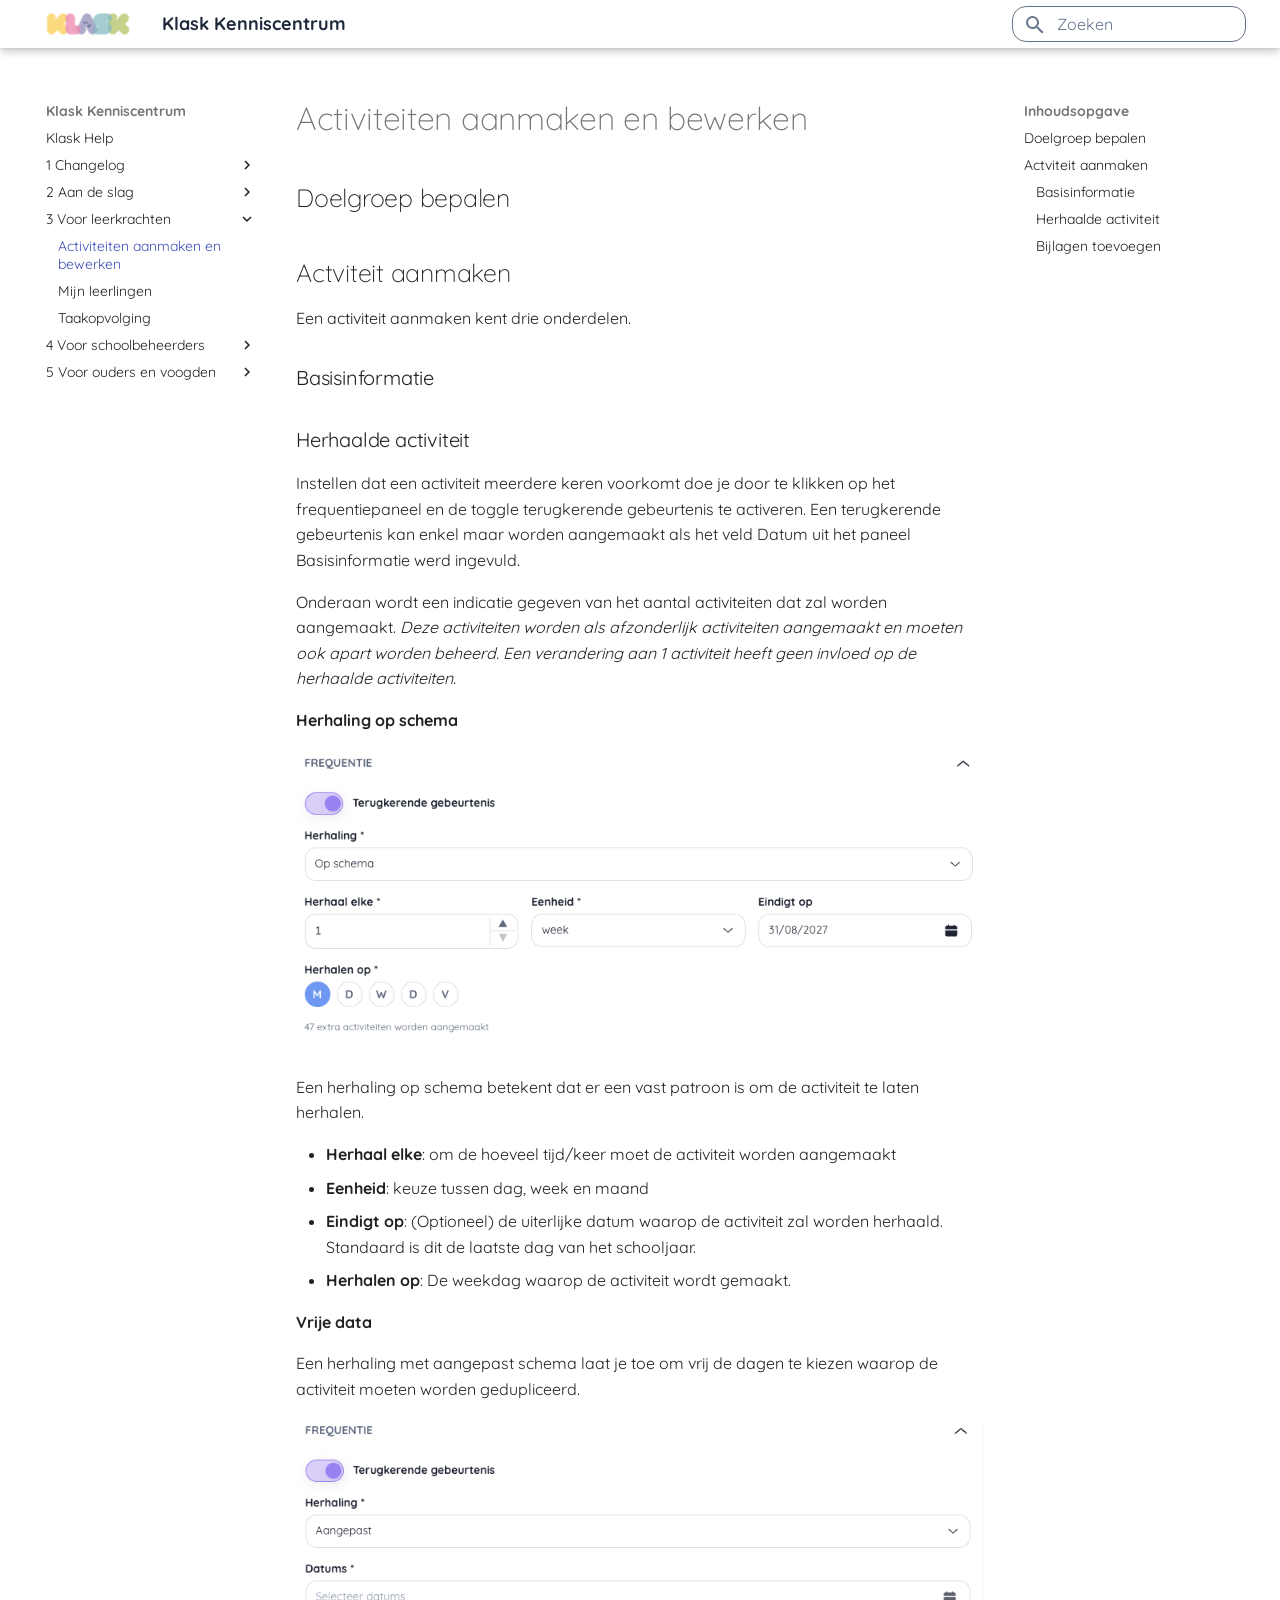
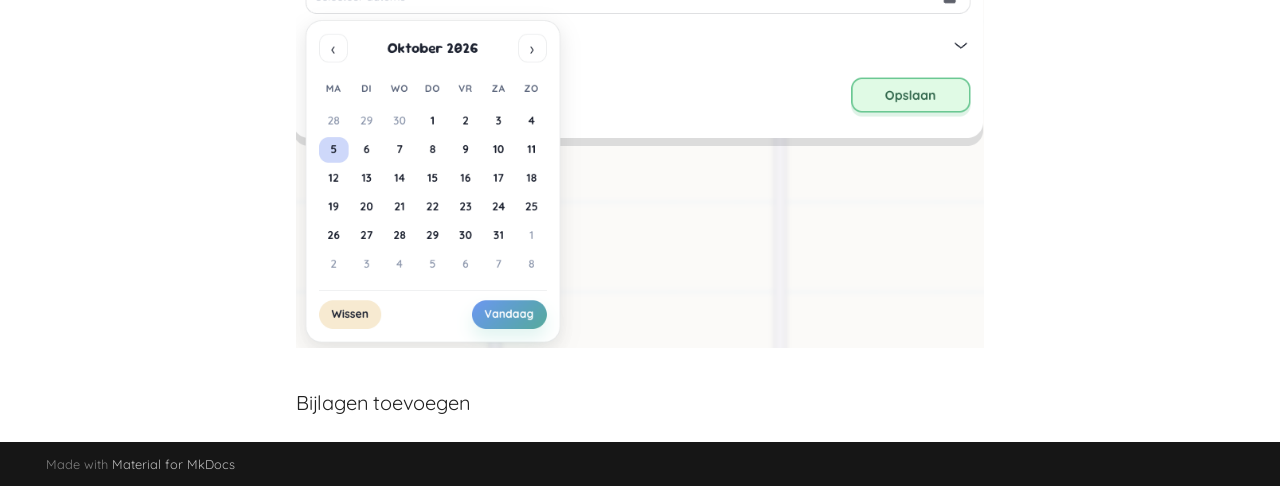
<file: 3 Voor leerkrachten/Activiteiten-aanmaken-en-bewerken/index.html>
<!doctype html>
<html lang="nl" class="no-js">
  <head>
    
      <meta charset="utf-8">
      <meta name="viewport" content="width=device-width,initial-scale=1">
      
      
      
      
        <link rel="prev" href="../../2%20Aan%20de%20slag/aanmelden/">
      
      
        <link rel="next" href="../Mijn-leerlingen/">
      
      
        
      
      
      <link rel="icon" href="../../assets/favicon.png">
      <meta name="generator" content="mkdocs-1.6.1, mkdocs-material-9.7.7">
    
    
      
        <title>Activiteiten aanmaken en bewerken - Klask Kenniscentrum</title>
      
    
    
      <link rel="stylesheet" href="../../assets/stylesheets/main.ec1eaa64.min.css">
      
      


    
    
      
    
    
      
        
        
        <link rel="preconnect" href="https://fonts.gstatic.com" crossorigin>
        <link rel="stylesheet" href="https://fonts.googleapis.com/css?family=Roboto:300,300i,400,400i,700,700i%7CRoboto+Mono:400,400i,700,700i&display=fallback">
        <style>:root{--md-text-font:"Roboto";--md-code-font:"Roboto Mono"}</style>
      
    
    
      <link rel="stylesheet" href="../../stylesheets/master-design-system.css">
    
      <link rel="stylesheet" href="../../stylesheets/material-overrides.css">
    
    <script>__md_scope=new URL("../..",location),__md_hash=e=>[...e].reduce(((e,_)=>(e<<5)-e+_.charCodeAt(0)),0),__md_get=(e,_=localStorage,t=__md_scope)=>JSON.parse(_.getItem(t.pathname+"."+e)),__md_set=(e,_,t=localStorage,a=__md_scope)=>{try{t.setItem(a.pathname+"."+e,JSON.stringify(_))}catch(e){}}</script>
    
      

    
    
  </head>
  
  
    <body dir="ltr">
  
    
    <input class="md-toggle" data-md-toggle="drawer" type="checkbox" id="__drawer" autocomplete="off">
    <input class="md-toggle" data-md-toggle="search" type="checkbox" id="__search" autocomplete="off">
    <label class="md-overlay" for="__drawer"></label>
    <div data-md-component="skip">
      
        
        <a href="#activiteiten-aanmaken-en-bewerken" class="md-skip">
          Ga naar inhoud
        </a>
      
    </div>
    <div data-md-component="announce">
      
    </div>
    
    
      

  

<header class="md-header md-header--shadow" data-md-component="header">
  <nav class="md-header__inner md-grid" aria-label="Header">
    <a href="../.." title="Klask Kenniscentrum" class="md-header__button md-logo" aria-label="Klask Kenniscentrum" data-md-component="logo">
      
  <img src="../../assets/Logo_KLASK.webp" alt="logo">

    </a>
    <label class="md-header__button md-icon" for="__drawer">
      
      <svg xmlns="http://www.w3.org/2000/svg" viewBox="0 0 24 24"><path d="M3 6h18v2H3zm0 5h18v2H3zm0 5h18v2H3z"/></svg>
    </label>
    <div class="md-header__title" data-md-component="header-title">
      <div class="md-header__ellipsis">
        <div class="md-header__topic">
          <span class="md-ellipsis">
            Klask Kenniscentrum
          </span>
        </div>
        <div class="md-header__topic" data-md-component="header-topic">
          <span class="md-ellipsis">
            
              Activiteiten aanmaken en bewerken
            
          </span>
        </div>
      </div>
    </div>
    
    
      <script>var palette=__md_get("__palette");if(palette&&palette.color){if("(prefers-color-scheme)"===palette.color.media){var media=matchMedia("(prefers-color-scheme: light)"),input=document.querySelector(media.matches?"[data-md-color-media='(prefers-color-scheme: light)']":"[data-md-color-media='(prefers-color-scheme: dark)']");palette.color.media=input.getAttribute("data-md-color-media"),palette.color.scheme=input.getAttribute("data-md-color-scheme"),palette.color.primary=input.getAttribute("data-md-color-primary"),palette.color.accent=input.getAttribute("data-md-color-accent")}for(var[key,value]of Object.entries(palette.color))document.body.setAttribute("data-md-color-"+key,value)}</script>
    
    
    
      
      
        <label class="md-header__button md-icon" for="__search">
          
          <svg xmlns="http://www.w3.org/2000/svg" viewBox="0 0 24 24"><path d="M9.5 3A6.5 6.5 0 0 1 16 9.5c0 1.61-.59 3.09-1.56 4.23l.27.27h.79l5 5-1.5 1.5-5-5v-.79l-.27-.27A6.52 6.52 0 0 1 9.5 16 6.5 6.5 0 0 1 3 9.5 6.5 6.5 0 0 1 9.5 3m0 2C7 5 5 7 5 9.5S7 14 9.5 14 14 12 14 9.5 12 5 9.5 5"/></svg>
        </label>
        <div class="md-search" data-md-component="search" role="dialog">
  <label class="md-search__overlay" for="__search"></label>
  <div class="md-search__inner" role="search">
    <form class="md-search__form" name="search">
      <input type="text" class="md-search__input" name="query" aria-label="Zoeken" placeholder="Zoeken" autocapitalize="off" autocorrect="off" autocomplete="off" spellcheck="false" data-md-component="search-query" required>
      <label class="md-search__icon md-icon" for="__search">
        
        <svg xmlns="http://www.w3.org/2000/svg" viewBox="0 0 24 24"><path d="M9.5 3A6.5 6.5 0 0 1 16 9.5c0 1.61-.59 3.09-1.56 4.23l.27.27h.79l5 5-1.5 1.5-5-5v-.79l-.27-.27A6.52 6.52 0 0 1 9.5 16 6.5 6.5 0 0 1 3 9.5 6.5 6.5 0 0 1 9.5 3m0 2C7 5 5 7 5 9.5S7 14 9.5 14 14 12 14 9.5 12 5 9.5 5"/></svg>
        
        <svg xmlns="http://www.w3.org/2000/svg" viewBox="0 0 24 24"><path d="M20 11v2H8l5.5 5.5-1.42 1.42L4.16 12l7.92-7.92L13.5 5.5 8 11z"/></svg>
      </label>
      <nav class="md-search__options" aria-label="Zoeken">
        
        <button type="reset" class="md-search__icon md-icon" title="Leegmaken" aria-label="Leegmaken" tabindex="-1">
          
          <svg xmlns="http://www.w3.org/2000/svg" viewBox="0 0 24 24"><path d="M19 6.41 17.59 5 12 10.59 6.41 5 5 6.41 10.59 12 5 17.59 6.41 19 12 13.41 17.59 19 19 17.59 13.41 12z"/></svg>
        </button>
      </nav>
      
    </form>
    <div class="md-search__output">
      <div class="md-search__scrollwrap" tabindex="0" data-md-scrollfix>
        <div class="md-search-result" data-md-component="search-result">
          <div class="md-search-result__meta">
            Zoeken initialiseren
          </div>
          <ol class="md-search-result__list" role="presentation"></ol>
        </div>
      </div>
    </div>
  </div>
</div>
      
    
    
  </nav>
  
</header>
    
    <div class="md-container" data-md-component="container">
      
      
        
          
        
      
      <main class="md-main" data-md-component="main">
        <div class="md-main__inner md-grid">
          
            
              
              <div class="md-sidebar md-sidebar--primary" data-md-component="sidebar" data-md-type="navigation" >
                <div class="md-sidebar__scrollwrap">
                  <div class="md-sidebar__inner">
                    



<nav class="md-nav md-nav--primary" aria-label="Navigatie" data-md-level="0">
  <label class="md-nav__title" for="__drawer">
    <a href="../.." title="Klask Kenniscentrum" class="md-nav__button md-logo" aria-label="Klask Kenniscentrum" data-md-component="logo">
      
  <img src="../../assets/Logo_KLASK.webp" alt="logo">

    </a>
    Klask Kenniscentrum
  </label>
  
  <ul class="md-nav__list" data-md-scrollfix>
    
      
      
  
  
  
  
    <li class="md-nav__item">
      <a href="../.." class="md-nav__link">
        
  
  
  <span class="md-ellipsis">
    
  
    Klask Help
  

    
  </span>
  
  

      </a>
    </li>
  

    
      
      
  
  
  
  
    
    
    
    
    
    <li class="md-nav__item md-nav__item--nested">
      
        
        
        <input class="md-nav__toggle md-toggle " type="checkbox" id="__nav_2" >
        
          
          <label class="md-nav__link" for="__nav_2" id="__nav_2_label" tabindex="0">
            
  
  
  <span class="md-ellipsis">
    
  
    1 Changelog
  

    
  </span>
  
  

            <span class="md-nav__icon md-icon"></span>
          </label>
        
        <nav class="md-nav" data-md-level="1" aria-labelledby="__nav_2_label" aria-expanded="false">
          <label class="md-nav__title" for="__nav_2">
            <span class="md-nav__icon md-icon"></span>
            
  
    1 Changelog
  

          </label>
          <ul class="md-nav__list" data-md-scrollfix>
            
              
                
  
  
  
  
    <li class="md-nav__item">
      <a href="../../1%20Changelog/v_0_6_2_0/" class="md-nav__link">
        
  
  
  <span class="md-ellipsis">
    
  
    05/10/2026
  

    
  </span>
  
  

      </a>
    </li>
  

              
            
              
                
  
  
  
  
    <li class="md-nav__item">
      <a href="../../1%20Changelog/version_0.6.2.1/" class="md-nav__link">
        
  
  
  <span class="md-ellipsis">
    
  
    11/10/2026
  

    
  </span>
  
  

      </a>
    </li>
  

              
            
          </ul>
        </nav>
      
    </li>
  

    
      
      
  
  
  
  
    
    
    
    
    
    <li class="md-nav__item md-nav__item--nested">
      
        
        
        <input class="md-nav__toggle md-toggle " type="checkbox" id="__nav_3" >
        
          
          <label class="md-nav__link" for="__nav_3" id="__nav_3_label" tabindex="0">
            
  
  
  <span class="md-ellipsis">
    
  
    2 Aan de slag
  

    
  </span>
  
  

            <span class="md-nav__icon md-icon"></span>
          </label>
        
        <nav class="md-nav" data-md-level="1" aria-labelledby="__nav_3_label" aria-expanded="false">
          <label class="md-nav__title" for="__nav_3">
            <span class="md-nav__icon md-icon"></span>
            
  
    2 Aan de slag
  

          </label>
          <ul class="md-nav__list" data-md-scrollfix>
            
              
                
  
  
  
  
    <li class="md-nav__item">
      <a href="../../2%20Aan%20de%20slag/aanmelden/" class="md-nav__link">
        
  
  
  <span class="md-ellipsis">
    
  
    Aanmelden
  

    
  </span>
  
  

      </a>
    </li>
  

              
            
          </ul>
        </nav>
      
    </li>
  

    
      
      
  
  
    
  
  
  
    
    
    
    
    
    <li class="md-nav__item md-nav__item--active md-nav__item--nested">
      
        
        
        <input class="md-nav__toggle md-toggle " type="checkbox" id="__nav_4" checked>
        
          
          <label class="md-nav__link" for="__nav_4" id="__nav_4_label" tabindex="0">
            
  
  
  <span class="md-ellipsis">
    
  
    3 Voor leerkrachten
  

    
  </span>
  
  

            <span class="md-nav__icon md-icon"></span>
          </label>
        
        <nav class="md-nav" data-md-level="1" aria-labelledby="__nav_4_label" aria-expanded="true">
          <label class="md-nav__title" for="__nav_4">
            <span class="md-nav__icon md-icon"></span>
            
  
    3 Voor leerkrachten
  

          </label>
          <ul class="md-nav__list" data-md-scrollfix>
            
              
                
  
  
    
  
  
  
    <li class="md-nav__item md-nav__item--active">
      
      <input class="md-nav__toggle md-toggle" type="checkbox" id="__toc">
      
      
        
      
      
        <label class="md-nav__link md-nav__link--active" for="__toc">
          
  
  
  <span class="md-ellipsis">
    
  
    Activiteiten aanmaken en bewerken
  

    
  </span>
  
  

          <span class="md-nav__icon md-icon"></span>
        </label>
      
      <a href="./" class="md-nav__link md-nav__link--active">
        
  
  
  <span class="md-ellipsis">
    
  
    Activiteiten aanmaken en bewerken
  

    
  </span>
  
  

      </a>
      
        

<nav class="md-nav md-nav--secondary" aria-label="Inhoudsopgave">
  
  
  
    
  
  
    <label class="md-nav__title" for="__toc">
      <span class="md-nav__icon md-icon"></span>
      Inhoudsopgave
    </label>
    <ul class="md-nav__list" data-md-component="toc" data-md-scrollfix>
      
        <li class="md-nav__item">
  <a href="#doelgroep-bepalen" class="md-nav__link">
    <span class="md-ellipsis">
      
        Doelgroep bepalen
      
    </span>
  </a>
  
</li>
      
        <li class="md-nav__item">
  <a href="#actviteit-aanmaken" class="md-nav__link">
    <span class="md-ellipsis">
      
        Actviteit aanmaken
      
    </span>
  </a>
  
    <nav class="md-nav" aria-label="Actviteit aanmaken">
      <ul class="md-nav__list">
        
          <li class="md-nav__item">
  <a href="#basisinformatie" class="md-nav__link">
    <span class="md-ellipsis">
      
        Basisinformatie
      
    </span>
  </a>
  
</li>
        
          <li class="md-nav__item">
  <a href="#herhaalde-activiteit" class="md-nav__link">
    <span class="md-ellipsis">
      
        Herhaalde activiteit
      
    </span>
  </a>
  
</li>
        
          <li class="md-nav__item">
  <a href="#bijlagen-toevoegen" class="md-nav__link">
    <span class="md-ellipsis">
      
        Bijlagen toevoegen
      
    </span>
  </a>
  
</li>
        
      </ul>
    </nav>
  
</li>
      
    </ul>
  
</nav>
      
    </li>
  

              
            
              
                
  
  
  
  
    <li class="md-nav__item">
      <a href="../Mijn-leerlingen/" class="md-nav__link">
        
  
  
  <span class="md-ellipsis">
    
  
    Mijn leerlingen
  

    
  </span>
  
  

      </a>
    </li>
  

              
            
              
                
  
  
  
  
    <li class="md-nav__item">
      <a href="../Taakopvolging/" class="md-nav__link">
        
  
  
  <span class="md-ellipsis">
    
  
    Taakopvolging
  

    
  </span>
  
  

      </a>
    </li>
  

              
            
          </ul>
        </nav>
      
    </li>
  

    
      
      
  
  
  
  
    
    
    
    
    
    <li class="md-nav__item md-nav__item--nested">
      
        
        
        <input class="md-nav__toggle md-toggle " type="checkbox" id="__nav_5" >
        
          
          <label class="md-nav__link" for="__nav_5" id="__nav_5_label" tabindex="0">
            
  
  
  <span class="md-ellipsis">
    
  
    4 Voor schoolbeheerders
  

    
  </span>
  
  

            <span class="md-nav__icon md-icon"></span>
          </label>
        
        <nav class="md-nav" data-md-level="1" aria-labelledby="__nav_5_label" aria-expanded="false">
          <label class="md-nav__title" for="__nav_5">
            <span class="md-nav__icon md-icon"></span>
            
  
    4 Voor schoolbeheerders
  

          </label>
          <ul class="md-nav__list" data-md-scrollfix>
            
              
                
  
  
  
  
    <li class="md-nav__item">
      <a href="../../4%20Voor%20schoolbeheerders/Gebruikersbeheer/" class="md-nav__link">
        
  
  
  <span class="md-ellipsis">
    
  
    Gebruikersbeheer
  

    
  </span>
  
  

      </a>
    </li>
  

              
            
          </ul>
        </nav>
      
    </li>
  

    
      
      
  
  
  
  
    
    
    
    
    
    <li class="md-nav__item md-nav__item--nested">
      
        
        
        <input class="md-nav__toggle md-toggle " type="checkbox" id="__nav_6" >
        
          
          <label class="md-nav__link" for="__nav_6" id="__nav_6_label" tabindex="0">
            
  
  
  <span class="md-ellipsis">
    
  
    5 Voor ouders en voogden
  

    
  </span>
  
  

            <span class="md-nav__icon md-icon"></span>
          </label>
        
        <nav class="md-nav" data-md-level="1" aria-labelledby="__nav_6_label" aria-expanded="false">
          <label class="md-nav__title" for="__nav_6">
            <span class="md-nav__icon md-icon"></span>
            
  
    5 Voor ouders en voogden
  

          </label>
          <ul class="md-nav__list" data-md-scrollfix>
            
              
                
  
  
  
  
    <li class="md-nav__item">
      <a href="../../5%20Voor%20ouders%20en%20voogden/Uitnodigingen/" class="md-nav__link">
        
  
  
  <span class="md-ellipsis">
    
  
    Uitnodigingen
  

    
  </span>
  
  

      </a>
    </li>
  

              
            
              
                
  
  
  
  
    <li class="md-nav__item">
      <a href="../../5%20Voor%20ouders%20en%20voogden/Weekoverzicht/" class="md-nav__link">
        
  
  
  <span class="md-ellipsis">
    
  
    Weekoverzicht
  

    
  </span>
  
  

      </a>
    </li>
  

              
            
          </ul>
        </nav>
      
    </li>
  

    
  </ul>
</nav>
                  </div>
                </div>
              </div>
            
            
              
              <div class="md-sidebar md-sidebar--secondary" data-md-component="sidebar" data-md-type="toc" >
                <div class="md-sidebar__scrollwrap">
                  <div class="md-sidebar__inner">
                    

<nav class="md-nav md-nav--secondary" aria-label="Inhoudsopgave">
  
  
  
    
  
  
    <label class="md-nav__title" for="__toc">
      <span class="md-nav__icon md-icon"></span>
      Inhoudsopgave
    </label>
    <ul class="md-nav__list" data-md-component="toc" data-md-scrollfix>
      
        <li class="md-nav__item">
  <a href="#doelgroep-bepalen" class="md-nav__link">
    <span class="md-ellipsis">
      
        Doelgroep bepalen
      
    </span>
  </a>
  
</li>
      
        <li class="md-nav__item">
  <a href="#actviteit-aanmaken" class="md-nav__link">
    <span class="md-ellipsis">
      
        Actviteit aanmaken
      
    </span>
  </a>
  
    <nav class="md-nav" aria-label="Actviteit aanmaken">
      <ul class="md-nav__list">
        
          <li class="md-nav__item">
  <a href="#basisinformatie" class="md-nav__link">
    <span class="md-ellipsis">
      
        Basisinformatie
      
    </span>
  </a>
  
</li>
        
          <li class="md-nav__item">
  <a href="#herhaalde-activiteit" class="md-nav__link">
    <span class="md-ellipsis">
      
        Herhaalde activiteit
      
    </span>
  </a>
  
</li>
        
          <li class="md-nav__item">
  <a href="#bijlagen-toevoegen" class="md-nav__link">
    <span class="md-ellipsis">
      
        Bijlagen toevoegen
      
    </span>
  </a>
  
</li>
        
      </ul>
    </nav>
  
</li>
      
    </ul>
  
</nav>
                  </div>
                </div>
              </div>
            
          
          
            <div class="md-content" data-md-component="content">
              
              <article class="md-content__inner md-typeset">
                
                  



<h1 id="activiteiten-aanmaken-en-bewerken">Activiteiten aanmaken en bewerken</h1>
<h2 id="doelgroep-bepalen">Doelgroep bepalen</h2>
<h2 id="actviteit-aanmaken">Actviteit aanmaken</h2>
<p>Een activiteit aanmaken kent drie onderdelen.</p>
<h3 id="basisinformatie">Basisinformatie</h3>
<h3 id="herhaalde-activiteit">Herhaalde activiteit</h3>
<p>Instellen dat een activiteit meerdere keren voorkomt doe je door te klikken op het frequentiepaneel en de toggle terugkerende gebeurtenis te activeren.
Een terugkerende gebeurtenis kan enkel maar worden aangemaakt als het veld Datum uit het paneel Basisinformatie werd ingevuld.</p>
<p>Onderaan wordt een indicatie gegeven van het aantal activiteiten dat zal worden aangemaakt. <em>Deze activiteiten worden als afzonderlijk activiteiten aangemaakt en moeten ook apart worden beheerd.
Een verandering aan 1 activiteit heeft geen invloed op de herhaalde activiteiten.</em></p>
<p><strong>Herhaling op schema</strong></p>
<p><img alt="Frequentie instellen voor een herhaalde activiteit" src="../../assets/3_voor_leerkrachten/activiteiten/create_activity_recurring_event.webp" /></p>
<p>Een herhaling op schema betekent dat er een vast patroon is om de activiteit te laten herhalen.</p>
<ul>
<li><strong>Herhaal elke</strong>: om de hoeveel tijd/keer moet de activiteit worden aangemaakt</li>
<li><strong>Eenheid</strong>: keuze tussen dag, week en maand</li>
<li><strong>Eindigt op</strong>: (Optioneel) de uiterlijke datum waarop de activiteit zal worden herhaald. Standaard is dit de laatste dag van het schooljaar.</li>
<li><strong>Herhalen op</strong>: De weekdag waarop de activiteit wordt gemaakt.</li>
</ul>
<p><strong>Vrije data</strong></p>
<p>Een herhaling met aangepast schema laat je toe om vrij de dagen te kiezen waarop de activiteit moeten worden gedupliceerd.</p>
<p><img alt="Frequentie instellen met vrij datum selectie" src="../../assets/3_voor_leerkrachten/activiteiten/create_activity_recurring_event_custom.webp" /></p>
<h3 id="bijlagen-toevoegen">Bijlagen toevoegen</h3>












                
              </article>
            </div>
          
          
<script>var target=document.getElementById(location.hash.slice(1));target&&target.name&&(target.checked=target.name.startsWith("__tabbed_"))</script>
        </div>
        
      </main>
      
        <footer class="md-footer">
  
  <div class="md-footer-meta md-typeset">
    <div class="md-footer-meta__inner md-grid">
      <div class="md-copyright">
  
  
    Made with
    <a href="https://squidfunk.github.io/mkdocs-material/" target="_blank" rel="noopener">
      Material for MkDocs
    </a>
  
</div>
      
    </div>
  </div>
</footer>
      
    </div>
    <div class="md-dialog" data-md-component="dialog">
      <div class="md-dialog__inner md-typeset"></div>
    </div>
    
    
    
      
      
      <script id="__config" type="application/json">{"annotate": null, "base": "../..", "features": [], "search": "../../assets/javascripts/workers/search.2c215733.min.js", "tags": null, "translations": {"clipboard.copied": "Gekopieerd naar klembord", "clipboard.copy": "Kopi\u00ebren naar klembord", "search.result.more.one": "1 extra overeenkomst op deze pagina", "search.result.more.other": "# extra overeenkomsten op deze pagina", "search.result.none": "Geen overeenkomende documenten", "search.result.one": "1 overeenkomende document", "search.result.other": "# overeenkomende documenten", "search.result.placeholder": "Typ om te beginnen met zoeken", "search.result.term.missing": "Ontbreekt", "select.version": "Selecteer versie"}, "version": null}</script>
    
    
      <script src="../../assets/javascripts/bundle.d7400e89.min.js"></script>
      
    
  </body>
</html>
</file>
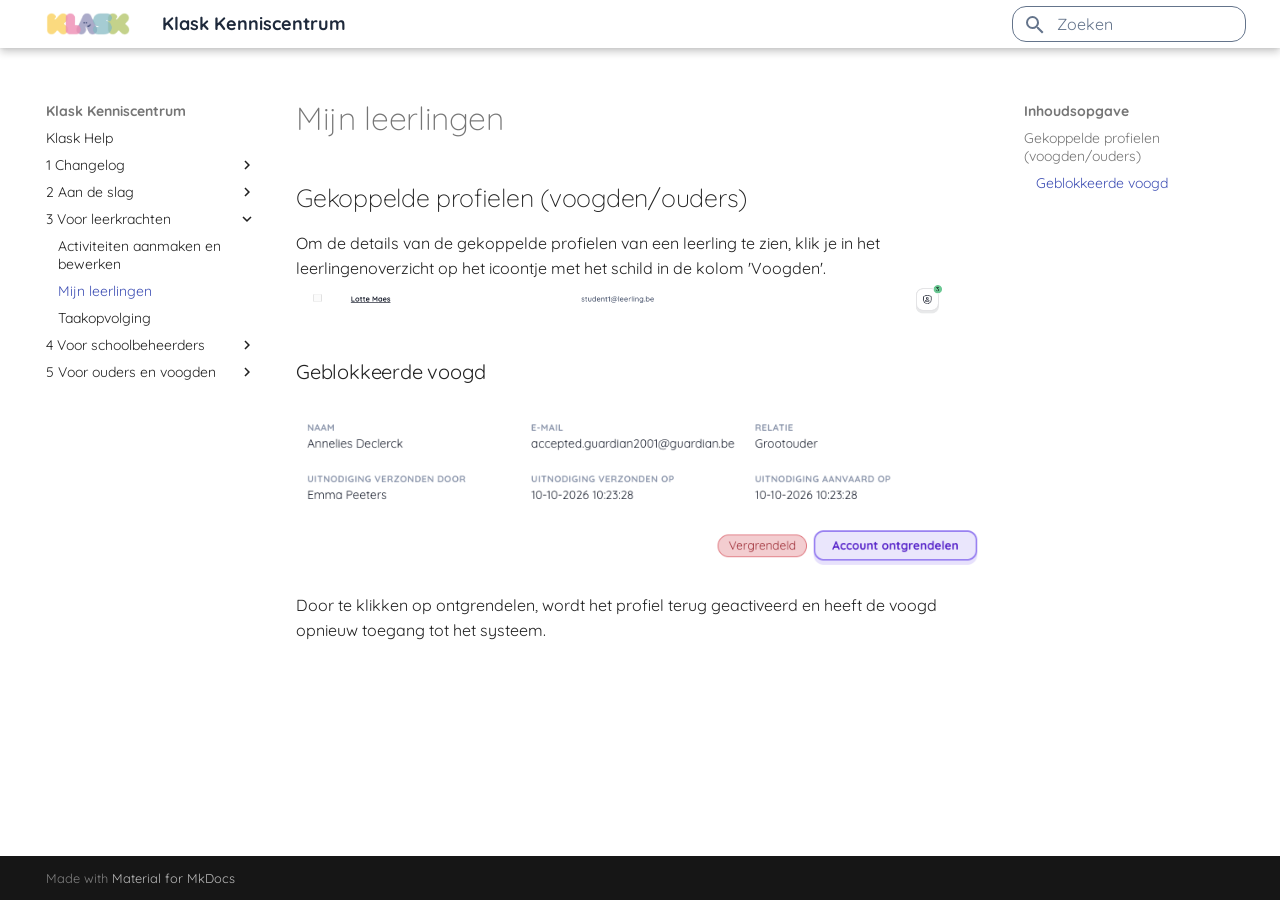
<file: 3 Voor leerkrachten/Mijn-leerlingen/index.html>
<!doctype html>
<html lang="nl" class="no-js">
  <head>
    
      <meta charset="utf-8">
      <meta name="viewport" content="width=device-width,initial-scale=1">
      
      
      
      
        <link rel="prev" href="../Activiteiten-aanmaken-en-bewerken/">
      
      
        <link rel="next" href="../Taakopvolging/">
      
      
        
      
      
      <link rel="icon" href="../../assets/favicon.png">
      <meta name="generator" content="mkdocs-1.6.1, mkdocs-material-9.7.7">
    
    
      
        <title>Mijn leerlingen - Klask Kenniscentrum</title>
      
    
    
      <link rel="stylesheet" href="../../assets/stylesheets/main.ec1eaa64.min.css">
      
      


    
    
      
    
    
      
        
        
        <link rel="preconnect" href="https://fonts.gstatic.com" crossorigin>
        <link rel="stylesheet" href="https://fonts.googleapis.com/css?family=Roboto:300,300i,400,400i,700,700i%7CRoboto+Mono:400,400i,700,700i&display=fallback">
        <style>:root{--md-text-font:"Roboto";--md-code-font:"Roboto Mono"}</style>
      
    
    
      <link rel="stylesheet" href="../../stylesheets/master-design-system.css">
    
      <link rel="stylesheet" href="../../stylesheets/material-overrides.css">
    
    <script>__md_scope=new URL("../..",location),__md_hash=e=>[...e].reduce(((e,_)=>(e<<5)-e+_.charCodeAt(0)),0),__md_get=(e,_=localStorage,t=__md_scope)=>JSON.parse(_.getItem(t.pathname+"."+e)),__md_set=(e,_,t=localStorage,a=__md_scope)=>{try{t.setItem(a.pathname+"."+e,JSON.stringify(_))}catch(e){}}</script>
    
      

    
    
  </head>
  
  
    <body dir="ltr">
  
    
    <input class="md-toggle" data-md-toggle="drawer" type="checkbox" id="__drawer" autocomplete="off">
    <input class="md-toggle" data-md-toggle="search" type="checkbox" id="__search" autocomplete="off">
    <label class="md-overlay" for="__drawer"></label>
    <div data-md-component="skip">
      
        
        <a href="#mijn-leerlingen" class="md-skip">
          Ga naar inhoud
        </a>
      
    </div>
    <div data-md-component="announce">
      
    </div>
    
    
      

  

<header class="md-header md-header--shadow" data-md-component="header">
  <nav class="md-header__inner md-grid" aria-label="Header">
    <a href="../.." title="Klask Kenniscentrum" class="md-header__button md-logo" aria-label="Klask Kenniscentrum" data-md-component="logo">
      
  <img src="../../assets/Logo_KLASK.webp" alt="logo">

    </a>
    <label class="md-header__button md-icon" for="__drawer">
      
      <svg xmlns="http://www.w3.org/2000/svg" viewBox="0 0 24 24"><path d="M3 6h18v2H3zm0 5h18v2H3zm0 5h18v2H3z"/></svg>
    </label>
    <div class="md-header__title" data-md-component="header-title">
      <div class="md-header__ellipsis">
        <div class="md-header__topic">
          <span class="md-ellipsis">
            Klask Kenniscentrum
          </span>
        </div>
        <div class="md-header__topic" data-md-component="header-topic">
          <span class="md-ellipsis">
            
              Mijn leerlingen
            
          </span>
        </div>
      </div>
    </div>
    
    
      <script>var palette=__md_get("__palette");if(palette&&palette.color){if("(prefers-color-scheme)"===palette.color.media){var media=matchMedia("(prefers-color-scheme: light)"),input=document.querySelector(media.matches?"[data-md-color-media='(prefers-color-scheme: light)']":"[data-md-color-media='(prefers-color-scheme: dark)']");palette.color.media=input.getAttribute("data-md-color-media"),palette.color.scheme=input.getAttribute("data-md-color-scheme"),palette.color.primary=input.getAttribute("data-md-color-primary"),palette.color.accent=input.getAttribute("data-md-color-accent")}for(var[key,value]of Object.entries(palette.color))document.body.setAttribute("data-md-color-"+key,value)}</script>
    
    
    
      
      
        <label class="md-header__button md-icon" for="__search">
          
          <svg xmlns="http://www.w3.org/2000/svg" viewBox="0 0 24 24"><path d="M9.5 3A6.5 6.5 0 0 1 16 9.5c0 1.61-.59 3.09-1.56 4.23l.27.27h.79l5 5-1.5 1.5-5-5v-.79l-.27-.27A6.52 6.52 0 0 1 9.5 16 6.5 6.5 0 0 1 3 9.5 6.5 6.5 0 0 1 9.5 3m0 2C7 5 5 7 5 9.5S7 14 9.5 14 14 12 14 9.5 12 5 9.5 5"/></svg>
        </label>
        <div class="md-search" data-md-component="search" role="dialog">
  <label class="md-search__overlay" for="__search"></label>
  <div class="md-search__inner" role="search">
    <form class="md-search__form" name="search">
      <input type="text" class="md-search__input" name="query" aria-label="Zoeken" placeholder="Zoeken" autocapitalize="off" autocorrect="off" autocomplete="off" spellcheck="false" data-md-component="search-query" required>
      <label class="md-search__icon md-icon" for="__search">
        
        <svg xmlns="http://www.w3.org/2000/svg" viewBox="0 0 24 24"><path d="M9.5 3A6.5 6.5 0 0 1 16 9.5c0 1.61-.59 3.09-1.56 4.23l.27.27h.79l5 5-1.5 1.5-5-5v-.79l-.27-.27A6.52 6.52 0 0 1 9.5 16 6.5 6.5 0 0 1 3 9.5 6.5 6.5 0 0 1 9.5 3m0 2C7 5 5 7 5 9.5S7 14 9.5 14 14 12 14 9.5 12 5 9.5 5"/></svg>
        
        <svg xmlns="http://www.w3.org/2000/svg" viewBox="0 0 24 24"><path d="M20 11v2H8l5.5 5.5-1.42 1.42L4.16 12l7.92-7.92L13.5 5.5 8 11z"/></svg>
      </label>
      <nav class="md-search__options" aria-label="Zoeken">
        
        <button type="reset" class="md-search__icon md-icon" title="Leegmaken" aria-label="Leegmaken" tabindex="-1">
          
          <svg xmlns="http://www.w3.org/2000/svg" viewBox="0 0 24 24"><path d="M19 6.41 17.59 5 12 10.59 6.41 5 5 6.41 10.59 12 5 17.59 6.41 19 12 13.41 17.59 19 19 17.59 13.41 12z"/></svg>
        </button>
      </nav>
      
    </form>
    <div class="md-search__output">
      <div class="md-search__scrollwrap" tabindex="0" data-md-scrollfix>
        <div class="md-search-result" data-md-component="search-result">
          <div class="md-search-result__meta">
            Zoeken initialiseren
          </div>
          <ol class="md-search-result__list" role="presentation"></ol>
        </div>
      </div>
    </div>
  </div>
</div>
      
    
    
  </nav>
  
</header>
    
    <div class="md-container" data-md-component="container">
      
      
        
          
        
      
      <main class="md-main" data-md-component="main">
        <div class="md-main__inner md-grid">
          
            
              
              <div class="md-sidebar md-sidebar--primary" data-md-component="sidebar" data-md-type="navigation" >
                <div class="md-sidebar__scrollwrap">
                  <div class="md-sidebar__inner">
                    



<nav class="md-nav md-nav--primary" aria-label="Navigatie" data-md-level="0">
  <label class="md-nav__title" for="__drawer">
    <a href="../.." title="Klask Kenniscentrum" class="md-nav__button md-logo" aria-label="Klask Kenniscentrum" data-md-component="logo">
      
  <img src="../../assets/Logo_KLASK.webp" alt="logo">

    </a>
    Klask Kenniscentrum
  </label>
  
  <ul class="md-nav__list" data-md-scrollfix>
    
      
      
  
  
  
  
    <li class="md-nav__item">
      <a href="../.." class="md-nav__link">
        
  
  
  <span class="md-ellipsis">
    
  
    Klask Help
  

    
  </span>
  
  

      </a>
    </li>
  

    
      
      
  
  
  
  
    
    
    
    
    
    <li class="md-nav__item md-nav__item--nested">
      
        
        
        <input class="md-nav__toggle md-toggle " type="checkbox" id="__nav_2" >
        
          
          <label class="md-nav__link" for="__nav_2" id="__nav_2_label" tabindex="0">
            
  
  
  <span class="md-ellipsis">
    
  
    1 Changelog
  

    
  </span>
  
  

            <span class="md-nav__icon md-icon"></span>
          </label>
        
        <nav class="md-nav" data-md-level="1" aria-labelledby="__nav_2_label" aria-expanded="false">
          <label class="md-nav__title" for="__nav_2">
            <span class="md-nav__icon md-icon"></span>
            
  
    1 Changelog
  

          </label>
          <ul class="md-nav__list" data-md-scrollfix>
            
              
                
  
  
  
  
    <li class="md-nav__item">
      <a href="../../1%20Changelog/v_0_6_2_0/" class="md-nav__link">
        
  
  
  <span class="md-ellipsis">
    
  
    05/10/2026
  

    
  </span>
  
  

      </a>
    </li>
  

              
            
              
                
  
  
  
  
    <li class="md-nav__item">
      <a href="../../1%20Changelog/version_0.6.2.1/" class="md-nav__link">
        
  
  
  <span class="md-ellipsis">
    
  
    11/10/2026
  

    
  </span>
  
  

      </a>
    </li>
  

              
            
          </ul>
        </nav>
      
    </li>
  

    
      
      
  
  
  
  
    
    
    
    
    
    <li class="md-nav__item md-nav__item--nested">
      
        
        
        <input class="md-nav__toggle md-toggle " type="checkbox" id="__nav_3" >
        
          
          <label class="md-nav__link" for="__nav_3" id="__nav_3_label" tabindex="0">
            
  
  
  <span class="md-ellipsis">
    
  
    2 Aan de slag
  

    
  </span>
  
  

            <span class="md-nav__icon md-icon"></span>
          </label>
        
        <nav class="md-nav" data-md-level="1" aria-labelledby="__nav_3_label" aria-expanded="false">
          <label class="md-nav__title" for="__nav_3">
            <span class="md-nav__icon md-icon"></span>
            
  
    2 Aan de slag
  

          </label>
          <ul class="md-nav__list" data-md-scrollfix>
            
              
                
  
  
  
  
    <li class="md-nav__item">
      <a href="../../2%20Aan%20de%20slag/aanmelden/" class="md-nav__link">
        
  
  
  <span class="md-ellipsis">
    
  
    Aanmelden
  

    
  </span>
  
  

      </a>
    </li>
  

              
            
          </ul>
        </nav>
      
    </li>
  

    
      
      
  
  
    
  
  
  
    
    
    
    
    
    <li class="md-nav__item md-nav__item--active md-nav__item--nested">
      
        
        
        <input class="md-nav__toggle md-toggle " type="checkbox" id="__nav_4" checked>
        
          
          <label class="md-nav__link" for="__nav_4" id="__nav_4_label" tabindex="0">
            
  
  
  <span class="md-ellipsis">
    
  
    3 Voor leerkrachten
  

    
  </span>
  
  

            <span class="md-nav__icon md-icon"></span>
          </label>
        
        <nav class="md-nav" data-md-level="1" aria-labelledby="__nav_4_label" aria-expanded="true">
          <label class="md-nav__title" for="__nav_4">
            <span class="md-nav__icon md-icon"></span>
            
  
    3 Voor leerkrachten
  

          </label>
          <ul class="md-nav__list" data-md-scrollfix>
            
              
                
  
  
  
  
    <li class="md-nav__item">
      <a href="../Activiteiten-aanmaken-en-bewerken/" class="md-nav__link">
        
  
  
  <span class="md-ellipsis">
    
  
    Activiteiten aanmaken en bewerken
  

    
  </span>
  
  

      </a>
    </li>
  

              
            
              
                
  
  
    
  
  
  
    <li class="md-nav__item md-nav__item--active">
      
      <input class="md-nav__toggle md-toggle" type="checkbox" id="__toc">
      
      
        
      
      
        <label class="md-nav__link md-nav__link--active" for="__toc">
          
  
  
  <span class="md-ellipsis">
    
  
    Mijn leerlingen
  

    
  </span>
  
  

          <span class="md-nav__icon md-icon"></span>
        </label>
      
      <a href="./" class="md-nav__link md-nav__link--active">
        
  
  
  <span class="md-ellipsis">
    
  
    Mijn leerlingen
  

    
  </span>
  
  

      </a>
      
        

<nav class="md-nav md-nav--secondary" aria-label="Inhoudsopgave">
  
  
  
    
  
  
    <label class="md-nav__title" for="__toc">
      <span class="md-nav__icon md-icon"></span>
      Inhoudsopgave
    </label>
    <ul class="md-nav__list" data-md-component="toc" data-md-scrollfix>
      
        <li class="md-nav__item">
  <a href="#gekoppelde-profielen-voogdenouders" class="md-nav__link">
    <span class="md-ellipsis">
      
        Gekoppelde profielen (voogden/ouders)
      
    </span>
  </a>
  
    <nav class="md-nav" aria-label="Gekoppelde profielen (voogden/ouders)">
      <ul class="md-nav__list">
        
          <li class="md-nav__item">
  <a href="#geblokkeerde-voogd" class="md-nav__link">
    <span class="md-ellipsis">
      
        Geblokkeerde voogd
      
    </span>
  </a>
  
</li>
        
      </ul>
    </nav>
  
</li>
      
    </ul>
  
</nav>
      
    </li>
  

              
            
              
                
  
  
  
  
    <li class="md-nav__item">
      <a href="../Taakopvolging/" class="md-nav__link">
        
  
  
  <span class="md-ellipsis">
    
  
    Taakopvolging
  

    
  </span>
  
  

      </a>
    </li>
  

              
            
          </ul>
        </nav>
      
    </li>
  

    
      
      
  
  
  
  
    
    
    
    
    
    <li class="md-nav__item md-nav__item--nested">
      
        
        
        <input class="md-nav__toggle md-toggle " type="checkbox" id="__nav_5" >
        
          
          <label class="md-nav__link" for="__nav_5" id="__nav_5_label" tabindex="0">
            
  
  
  <span class="md-ellipsis">
    
  
    4 Voor schoolbeheerders
  

    
  </span>
  
  

            <span class="md-nav__icon md-icon"></span>
          </label>
        
        <nav class="md-nav" data-md-level="1" aria-labelledby="__nav_5_label" aria-expanded="false">
          <label class="md-nav__title" for="__nav_5">
            <span class="md-nav__icon md-icon"></span>
            
  
    4 Voor schoolbeheerders
  

          </label>
          <ul class="md-nav__list" data-md-scrollfix>
            
              
                
  
  
  
  
    <li class="md-nav__item">
      <a href="../../4%20Voor%20schoolbeheerders/Gebruikersbeheer/" class="md-nav__link">
        
  
  
  <span class="md-ellipsis">
    
  
    Gebruikersbeheer
  

    
  </span>
  
  

      </a>
    </li>
  

              
            
          </ul>
        </nav>
      
    </li>
  

    
      
      
  
  
  
  
    
    
    
    
    
    <li class="md-nav__item md-nav__item--nested">
      
        
        
        <input class="md-nav__toggle md-toggle " type="checkbox" id="__nav_6" >
        
          
          <label class="md-nav__link" for="__nav_6" id="__nav_6_label" tabindex="0">
            
  
  
  <span class="md-ellipsis">
    
  
    5 Voor ouders en voogden
  

    
  </span>
  
  

            <span class="md-nav__icon md-icon"></span>
          </label>
        
        <nav class="md-nav" data-md-level="1" aria-labelledby="__nav_6_label" aria-expanded="false">
          <label class="md-nav__title" for="__nav_6">
            <span class="md-nav__icon md-icon"></span>
            
  
    5 Voor ouders en voogden
  

          </label>
          <ul class="md-nav__list" data-md-scrollfix>
            
              
                
  
  
  
  
    <li class="md-nav__item">
      <a href="../../5%20Voor%20ouders%20en%20voogden/Uitnodigingen/" class="md-nav__link">
        
  
  
  <span class="md-ellipsis">
    
  
    Uitnodigingen
  

    
  </span>
  
  

      </a>
    </li>
  

              
            
              
                
  
  
  
  
    <li class="md-nav__item">
      <a href="../../5%20Voor%20ouders%20en%20voogden/Weekoverzicht/" class="md-nav__link">
        
  
  
  <span class="md-ellipsis">
    
  
    Weekoverzicht
  

    
  </span>
  
  

      </a>
    </li>
  

              
            
          </ul>
        </nav>
      
    </li>
  

    
  </ul>
</nav>
                  </div>
                </div>
              </div>
            
            
              
              <div class="md-sidebar md-sidebar--secondary" data-md-component="sidebar" data-md-type="toc" >
                <div class="md-sidebar__scrollwrap">
                  <div class="md-sidebar__inner">
                    

<nav class="md-nav md-nav--secondary" aria-label="Inhoudsopgave">
  
  
  
    
  
  
    <label class="md-nav__title" for="__toc">
      <span class="md-nav__icon md-icon"></span>
      Inhoudsopgave
    </label>
    <ul class="md-nav__list" data-md-component="toc" data-md-scrollfix>
      
        <li class="md-nav__item">
  <a href="#gekoppelde-profielen-voogdenouders" class="md-nav__link">
    <span class="md-ellipsis">
      
        Gekoppelde profielen (voogden/ouders)
      
    </span>
  </a>
  
    <nav class="md-nav" aria-label="Gekoppelde profielen (voogden/ouders)">
      <ul class="md-nav__list">
        
          <li class="md-nav__item">
  <a href="#geblokkeerde-voogd" class="md-nav__link">
    <span class="md-ellipsis">
      
        Geblokkeerde voogd
      
    </span>
  </a>
  
</li>
        
      </ul>
    </nav>
  
</li>
      
    </ul>
  
</nav>
                  </div>
                </div>
              </div>
            
          
          
            <div class="md-content" data-md-component="content">
              
              <article class="md-content__inner md-typeset">
                
                  



<h1 id="mijn-leerlingen">Mijn leerlingen</h1>
<h2 id="gekoppelde-profielen-voogdenouders">Gekoppelde profielen (voogden/ouders)</h2>
<p>Om de details van de gekoppelde profielen van een leerling te zien, klik je in het leerlingenoverzicht op het icoontje met het schild in de kolom 'Voogden'.
<img alt="students-guardian-icon.webp" src="../../assets/3_voor_leerkrachten/mijn-leerlingen/students-guardian-icon.webp" /></p>
<h3 id="geblokkeerde-voogd">Geblokkeerde voogd</h3>
<p><img alt="students-guardian-locked-info.webp" src="../../assets/3_voor_leerkrachten/mijn-leerlingen/students-guardian-locked-info.webp" /></p>
<p>Door te klikken op ontgrendelen, wordt het profiel terug geactiveerd en heeft de voogd opnieuw toegang tot het systeem.  </p>












                
              </article>
            </div>
          
          
<script>var target=document.getElementById(location.hash.slice(1));target&&target.name&&(target.checked=target.name.startsWith("__tabbed_"))</script>
        </div>
        
      </main>
      
        <footer class="md-footer">
  
  <div class="md-footer-meta md-typeset">
    <div class="md-footer-meta__inner md-grid">
      <div class="md-copyright">
  
  
    Made with
    <a href="https://squidfunk.github.io/mkdocs-material/" target="_blank" rel="noopener">
      Material for MkDocs
    </a>
  
</div>
      
    </div>
  </div>
</footer>
      
    </div>
    <div class="md-dialog" data-md-component="dialog">
      <div class="md-dialog__inner md-typeset"></div>
    </div>
    
    
    
      
      
      <script id="__config" type="application/json">{"annotate": null, "base": "../..", "features": [], "search": "../../assets/javascripts/workers/search.2c215733.min.js", "tags": null, "translations": {"clipboard.copied": "Gekopieerd naar klembord", "clipboard.copy": "Kopi\u00ebren naar klembord", "search.result.more.one": "1 extra overeenkomst op deze pagina", "search.result.more.other": "# extra overeenkomsten op deze pagina", "search.result.none": "Geen overeenkomende documenten", "search.result.one": "1 overeenkomende document", "search.result.other": "# overeenkomende documenten", "search.result.placeholder": "Typ om te beginnen met zoeken", "search.result.term.missing": "Ontbreekt", "select.version": "Selecteer versie"}, "version": null}</script>
    
    
      <script src="../../assets/javascripts/bundle.d7400e89.min.js"></script>
      
    
  </body>
</html>
</file>
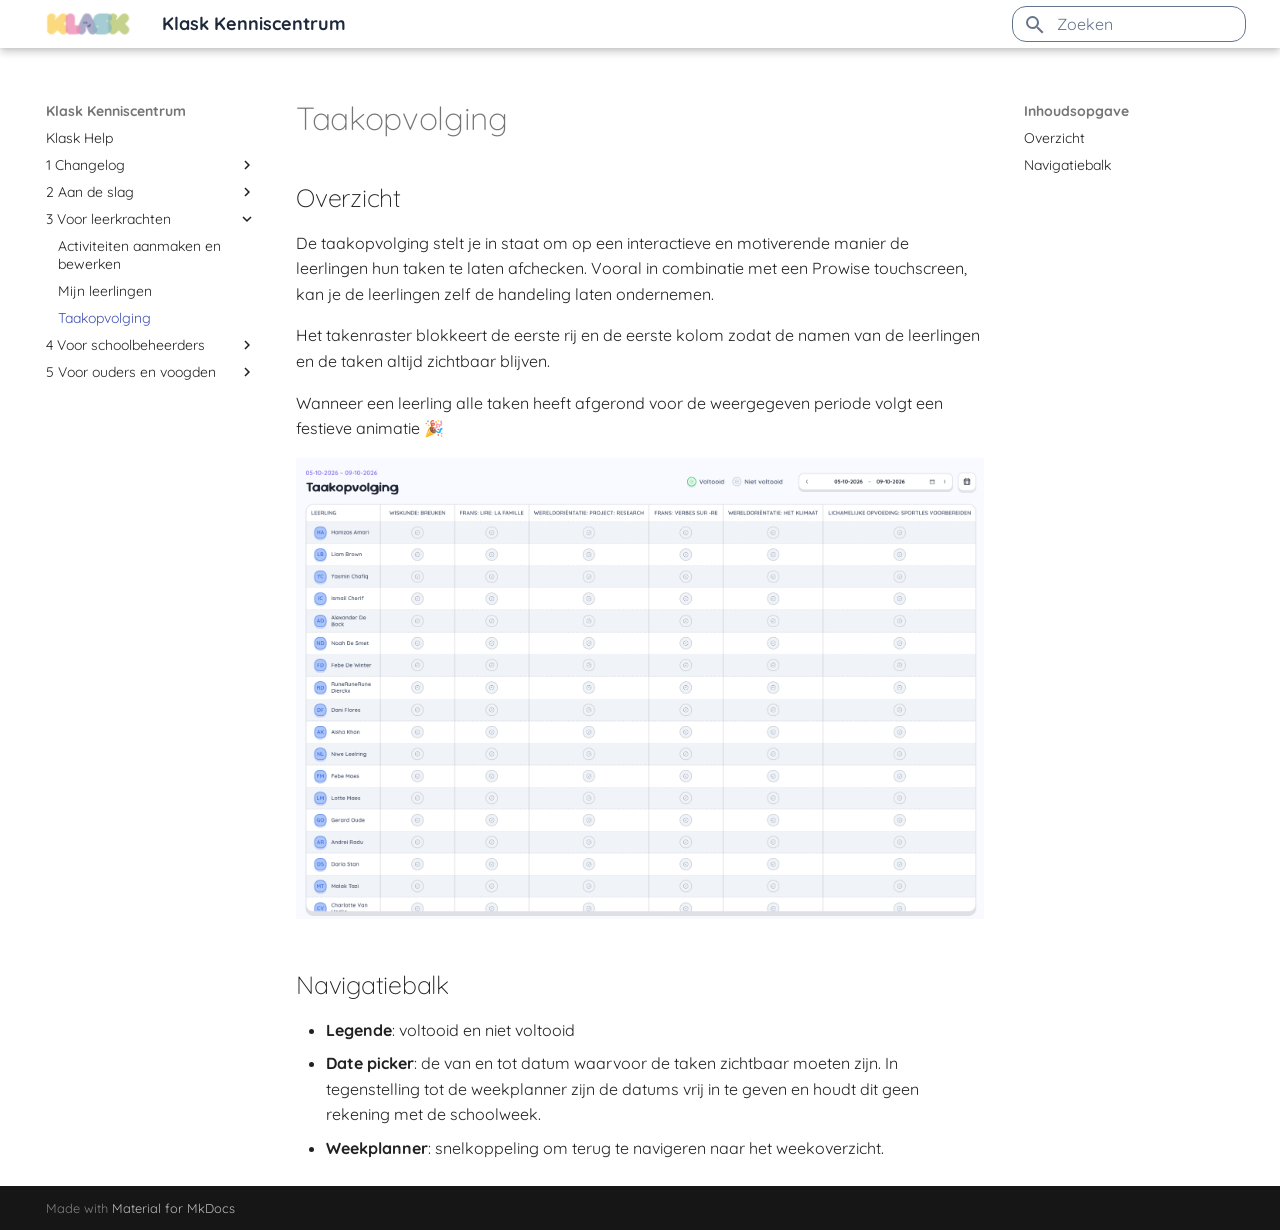
<file: 3 Voor leerkrachten/Taakopvolging/index.html>
<!doctype html>
<html lang="nl" class="no-js">
  <head>
    
      <meta charset="utf-8">
      <meta name="viewport" content="width=device-width,initial-scale=1">
      
      
      
      
        <link rel="prev" href="../Mijn-leerlingen/">
      
      
        <link rel="next" href="../../4%20Voor%20schoolbeheerders/Gebruikersbeheer/">
      
      
        
      
      
      <link rel="icon" href="../../assets/favicon.png">
      <meta name="generator" content="mkdocs-1.6.1, mkdocs-material-9.7.7">
    
    
      
        <title>Taakopvolging - Klask Kenniscentrum</title>
      
    
    
      <link rel="stylesheet" href="../../assets/stylesheets/main.ec1eaa64.min.css">
      
      


    
    
      
    
    
      
        
        
        <link rel="preconnect" href="https://fonts.gstatic.com" crossorigin>
        <link rel="stylesheet" href="https://fonts.googleapis.com/css?family=Roboto:300,300i,400,400i,700,700i%7CRoboto+Mono:400,400i,700,700i&display=fallback">
        <style>:root{--md-text-font:"Roboto";--md-code-font:"Roboto Mono"}</style>
      
    
    
      <link rel="stylesheet" href="../../stylesheets/master-design-system.css">
    
      <link rel="stylesheet" href="../../stylesheets/material-overrides.css">
    
    <script>__md_scope=new URL("../..",location),__md_hash=e=>[...e].reduce(((e,_)=>(e<<5)-e+_.charCodeAt(0)),0),__md_get=(e,_=localStorage,t=__md_scope)=>JSON.parse(_.getItem(t.pathname+"."+e)),__md_set=(e,_,t=localStorage,a=__md_scope)=>{try{t.setItem(a.pathname+"."+e,JSON.stringify(_))}catch(e){}}</script>
    
      

    
    
  </head>
  
  
    <body dir="ltr">
  
    
    <input class="md-toggle" data-md-toggle="drawer" type="checkbox" id="__drawer" autocomplete="off">
    <input class="md-toggle" data-md-toggle="search" type="checkbox" id="__search" autocomplete="off">
    <label class="md-overlay" for="__drawer"></label>
    <div data-md-component="skip">
      
        
        <a href="#taakopvolging" class="md-skip">
          Ga naar inhoud
        </a>
      
    </div>
    <div data-md-component="announce">
      
    </div>
    
    
      

  

<header class="md-header md-header--shadow" data-md-component="header">
  <nav class="md-header__inner md-grid" aria-label="Header">
    <a href="../.." title="Klask Kenniscentrum" class="md-header__button md-logo" aria-label="Klask Kenniscentrum" data-md-component="logo">
      
  <img src="../../assets/Logo_KLASK.webp" alt="logo">

    </a>
    <label class="md-header__button md-icon" for="__drawer">
      
      <svg xmlns="http://www.w3.org/2000/svg" viewBox="0 0 24 24"><path d="M3 6h18v2H3zm0 5h18v2H3zm0 5h18v2H3z"/></svg>
    </label>
    <div class="md-header__title" data-md-component="header-title">
      <div class="md-header__ellipsis">
        <div class="md-header__topic">
          <span class="md-ellipsis">
            Klask Kenniscentrum
          </span>
        </div>
        <div class="md-header__topic" data-md-component="header-topic">
          <span class="md-ellipsis">
            
              Taakopvolging
            
          </span>
        </div>
      </div>
    </div>
    
    
      <script>var palette=__md_get("__palette");if(palette&&palette.color){if("(prefers-color-scheme)"===palette.color.media){var media=matchMedia("(prefers-color-scheme: light)"),input=document.querySelector(media.matches?"[data-md-color-media='(prefers-color-scheme: light)']":"[data-md-color-media='(prefers-color-scheme: dark)']");palette.color.media=input.getAttribute("data-md-color-media"),palette.color.scheme=input.getAttribute("data-md-color-scheme"),palette.color.primary=input.getAttribute("data-md-color-primary"),palette.color.accent=input.getAttribute("data-md-color-accent")}for(var[key,value]of Object.entries(palette.color))document.body.setAttribute("data-md-color-"+key,value)}</script>
    
    
    
      
      
        <label class="md-header__button md-icon" for="__search">
          
          <svg xmlns="http://www.w3.org/2000/svg" viewBox="0 0 24 24"><path d="M9.5 3A6.5 6.5 0 0 1 16 9.5c0 1.61-.59 3.09-1.56 4.23l.27.27h.79l5 5-1.5 1.5-5-5v-.79l-.27-.27A6.52 6.52 0 0 1 9.5 16 6.5 6.5 0 0 1 3 9.5 6.5 6.5 0 0 1 9.5 3m0 2C7 5 5 7 5 9.5S7 14 9.5 14 14 12 14 9.5 12 5 9.5 5"/></svg>
        </label>
        <div class="md-search" data-md-component="search" role="dialog">
  <label class="md-search__overlay" for="__search"></label>
  <div class="md-search__inner" role="search">
    <form class="md-search__form" name="search">
      <input type="text" class="md-search__input" name="query" aria-label="Zoeken" placeholder="Zoeken" autocapitalize="off" autocorrect="off" autocomplete="off" spellcheck="false" data-md-component="search-query" required>
      <label class="md-search__icon md-icon" for="__search">
        
        <svg xmlns="http://www.w3.org/2000/svg" viewBox="0 0 24 24"><path d="M9.5 3A6.5 6.5 0 0 1 16 9.5c0 1.61-.59 3.09-1.56 4.23l.27.27h.79l5 5-1.5 1.5-5-5v-.79l-.27-.27A6.52 6.52 0 0 1 9.5 16 6.5 6.5 0 0 1 3 9.5 6.5 6.5 0 0 1 9.5 3m0 2C7 5 5 7 5 9.5S7 14 9.5 14 14 12 14 9.5 12 5 9.5 5"/></svg>
        
        <svg xmlns="http://www.w3.org/2000/svg" viewBox="0 0 24 24"><path d="M20 11v2H8l5.5 5.5-1.42 1.42L4.16 12l7.92-7.92L13.5 5.5 8 11z"/></svg>
      </label>
      <nav class="md-search__options" aria-label="Zoeken">
        
        <button type="reset" class="md-search__icon md-icon" title="Leegmaken" aria-label="Leegmaken" tabindex="-1">
          
          <svg xmlns="http://www.w3.org/2000/svg" viewBox="0 0 24 24"><path d="M19 6.41 17.59 5 12 10.59 6.41 5 5 6.41 10.59 12 5 17.59 6.41 19 12 13.41 17.59 19 19 17.59 13.41 12z"/></svg>
        </button>
      </nav>
      
    </form>
    <div class="md-search__output">
      <div class="md-search__scrollwrap" tabindex="0" data-md-scrollfix>
        <div class="md-search-result" data-md-component="search-result">
          <div class="md-search-result__meta">
            Zoeken initialiseren
          </div>
          <ol class="md-search-result__list" role="presentation"></ol>
        </div>
      </div>
    </div>
  </div>
</div>
      
    
    
  </nav>
  
</header>
    
    <div class="md-container" data-md-component="container">
      
      
        
          
        
      
      <main class="md-main" data-md-component="main">
        <div class="md-main__inner md-grid">
          
            
              
              <div class="md-sidebar md-sidebar--primary" data-md-component="sidebar" data-md-type="navigation" >
                <div class="md-sidebar__scrollwrap">
                  <div class="md-sidebar__inner">
                    



<nav class="md-nav md-nav--primary" aria-label="Navigatie" data-md-level="0">
  <label class="md-nav__title" for="__drawer">
    <a href="../.." title="Klask Kenniscentrum" class="md-nav__button md-logo" aria-label="Klask Kenniscentrum" data-md-component="logo">
      
  <img src="../../assets/Logo_KLASK.webp" alt="logo">

    </a>
    Klask Kenniscentrum
  </label>
  
  <ul class="md-nav__list" data-md-scrollfix>
    
      
      
  
  
  
  
    <li class="md-nav__item">
      <a href="../.." class="md-nav__link">
        
  
  
  <span class="md-ellipsis">
    
  
    Klask Help
  

    
  </span>
  
  

      </a>
    </li>
  

    
      
      
  
  
  
  
    
    
    
    
    
    <li class="md-nav__item md-nav__item--nested">
      
        
        
        <input class="md-nav__toggle md-toggle " type="checkbox" id="__nav_2" >
        
          
          <label class="md-nav__link" for="__nav_2" id="__nav_2_label" tabindex="0">
            
  
  
  <span class="md-ellipsis">
    
  
    1 Changelog
  

    
  </span>
  
  

            <span class="md-nav__icon md-icon"></span>
          </label>
        
        <nav class="md-nav" data-md-level="1" aria-labelledby="__nav_2_label" aria-expanded="false">
          <label class="md-nav__title" for="__nav_2">
            <span class="md-nav__icon md-icon"></span>
            
  
    1 Changelog
  

          </label>
          <ul class="md-nav__list" data-md-scrollfix>
            
              
                
  
  
  
  
    <li class="md-nav__item">
      <a href="../../1%20Changelog/v_0_6_2_0/" class="md-nav__link">
        
  
  
  <span class="md-ellipsis">
    
  
    05/10/2026
  

    
  </span>
  
  

      </a>
    </li>
  

              
            
              
                
  
  
  
  
    <li class="md-nav__item">
      <a href="../../1%20Changelog/version_0.6.2.1/" class="md-nav__link">
        
  
  
  <span class="md-ellipsis">
    
  
    11/10/2026
  

    
  </span>
  
  

      </a>
    </li>
  

              
            
          </ul>
        </nav>
      
    </li>
  

    
      
      
  
  
  
  
    
    
    
    
    
    <li class="md-nav__item md-nav__item--nested">
      
        
        
        <input class="md-nav__toggle md-toggle " type="checkbox" id="__nav_3" >
        
          
          <label class="md-nav__link" for="__nav_3" id="__nav_3_label" tabindex="0">
            
  
  
  <span class="md-ellipsis">
    
  
    2 Aan de slag
  

    
  </span>
  
  

            <span class="md-nav__icon md-icon"></span>
          </label>
        
        <nav class="md-nav" data-md-level="1" aria-labelledby="__nav_3_label" aria-expanded="false">
          <label class="md-nav__title" for="__nav_3">
            <span class="md-nav__icon md-icon"></span>
            
  
    2 Aan de slag
  

          </label>
          <ul class="md-nav__list" data-md-scrollfix>
            
              
                
  
  
  
  
    <li class="md-nav__item">
      <a href="../../2%20Aan%20de%20slag/aanmelden/" class="md-nav__link">
        
  
  
  <span class="md-ellipsis">
    
  
    Aanmelden
  

    
  </span>
  
  

      </a>
    </li>
  

              
            
          </ul>
        </nav>
      
    </li>
  

    
      
      
  
  
    
  
  
  
    
    
    
    
    
    <li class="md-nav__item md-nav__item--active md-nav__item--nested">
      
        
        
        <input class="md-nav__toggle md-toggle " type="checkbox" id="__nav_4" checked>
        
          
          <label class="md-nav__link" for="__nav_4" id="__nav_4_label" tabindex="0">
            
  
  
  <span class="md-ellipsis">
    
  
    3 Voor leerkrachten
  

    
  </span>
  
  

            <span class="md-nav__icon md-icon"></span>
          </label>
        
        <nav class="md-nav" data-md-level="1" aria-labelledby="__nav_4_label" aria-expanded="true">
          <label class="md-nav__title" for="__nav_4">
            <span class="md-nav__icon md-icon"></span>
            
  
    3 Voor leerkrachten
  

          </label>
          <ul class="md-nav__list" data-md-scrollfix>
            
              
                
  
  
  
  
    <li class="md-nav__item">
      <a href="../Activiteiten-aanmaken-en-bewerken/" class="md-nav__link">
        
  
  
  <span class="md-ellipsis">
    
  
    Activiteiten aanmaken en bewerken
  

    
  </span>
  
  

      </a>
    </li>
  

              
            
              
                
  
  
  
  
    <li class="md-nav__item">
      <a href="../Mijn-leerlingen/" class="md-nav__link">
        
  
  
  <span class="md-ellipsis">
    
  
    Mijn leerlingen
  

    
  </span>
  
  

      </a>
    </li>
  

              
            
              
                
  
  
    
  
  
  
    <li class="md-nav__item md-nav__item--active">
      
      <input class="md-nav__toggle md-toggle" type="checkbox" id="__toc">
      
      
        
      
      
        <label class="md-nav__link md-nav__link--active" for="__toc">
          
  
  
  <span class="md-ellipsis">
    
  
    Taakopvolging
  

    
  </span>
  
  

          <span class="md-nav__icon md-icon"></span>
        </label>
      
      <a href="./" class="md-nav__link md-nav__link--active">
        
  
  
  <span class="md-ellipsis">
    
  
    Taakopvolging
  

    
  </span>
  
  

      </a>
      
        

<nav class="md-nav md-nav--secondary" aria-label="Inhoudsopgave">
  
  
  
    
  
  
    <label class="md-nav__title" for="__toc">
      <span class="md-nav__icon md-icon"></span>
      Inhoudsopgave
    </label>
    <ul class="md-nav__list" data-md-component="toc" data-md-scrollfix>
      
        <li class="md-nav__item">
  <a href="#overzicht" class="md-nav__link">
    <span class="md-ellipsis">
      
        Overzicht
      
    </span>
  </a>
  
</li>
      
        <li class="md-nav__item">
  <a href="#navigatiebalk" class="md-nav__link">
    <span class="md-ellipsis">
      
        Navigatiebalk
      
    </span>
  </a>
  
</li>
      
    </ul>
  
</nav>
      
    </li>
  

              
            
          </ul>
        </nav>
      
    </li>
  

    
      
      
  
  
  
  
    
    
    
    
    
    <li class="md-nav__item md-nav__item--nested">
      
        
        
        <input class="md-nav__toggle md-toggle " type="checkbox" id="__nav_5" >
        
          
          <label class="md-nav__link" for="__nav_5" id="__nav_5_label" tabindex="0">
            
  
  
  <span class="md-ellipsis">
    
  
    4 Voor schoolbeheerders
  

    
  </span>
  
  

            <span class="md-nav__icon md-icon"></span>
          </label>
        
        <nav class="md-nav" data-md-level="1" aria-labelledby="__nav_5_label" aria-expanded="false">
          <label class="md-nav__title" for="__nav_5">
            <span class="md-nav__icon md-icon"></span>
            
  
    4 Voor schoolbeheerders
  

          </label>
          <ul class="md-nav__list" data-md-scrollfix>
            
              
                
  
  
  
  
    <li class="md-nav__item">
      <a href="../../4%20Voor%20schoolbeheerders/Gebruikersbeheer/" class="md-nav__link">
        
  
  
  <span class="md-ellipsis">
    
  
    Gebruikersbeheer
  

    
  </span>
  
  

      </a>
    </li>
  

              
            
          </ul>
        </nav>
      
    </li>
  

    
      
      
  
  
  
  
    
    
    
    
    
    <li class="md-nav__item md-nav__item--nested">
      
        
        
        <input class="md-nav__toggle md-toggle " type="checkbox" id="__nav_6" >
        
          
          <label class="md-nav__link" for="__nav_6" id="__nav_6_label" tabindex="0">
            
  
  
  <span class="md-ellipsis">
    
  
    5 Voor ouders en voogden
  

    
  </span>
  
  

            <span class="md-nav__icon md-icon"></span>
          </label>
        
        <nav class="md-nav" data-md-level="1" aria-labelledby="__nav_6_label" aria-expanded="false">
          <label class="md-nav__title" for="__nav_6">
            <span class="md-nav__icon md-icon"></span>
            
  
    5 Voor ouders en voogden
  

          </label>
          <ul class="md-nav__list" data-md-scrollfix>
            
              
                
  
  
  
  
    <li class="md-nav__item">
      <a href="../../5%20Voor%20ouders%20en%20voogden/Uitnodigingen/" class="md-nav__link">
        
  
  
  <span class="md-ellipsis">
    
  
    Uitnodigingen
  

    
  </span>
  
  

      </a>
    </li>
  

              
            
              
                
  
  
  
  
    <li class="md-nav__item">
      <a href="../../5%20Voor%20ouders%20en%20voogden/Weekoverzicht/" class="md-nav__link">
        
  
  
  <span class="md-ellipsis">
    
  
    Weekoverzicht
  

    
  </span>
  
  

      </a>
    </li>
  

              
            
          </ul>
        </nav>
      
    </li>
  

    
  </ul>
</nav>
                  </div>
                </div>
              </div>
            
            
              
              <div class="md-sidebar md-sidebar--secondary" data-md-component="sidebar" data-md-type="toc" >
                <div class="md-sidebar__scrollwrap">
                  <div class="md-sidebar__inner">
                    

<nav class="md-nav md-nav--secondary" aria-label="Inhoudsopgave">
  
  
  
    
  
  
    <label class="md-nav__title" for="__toc">
      <span class="md-nav__icon md-icon"></span>
      Inhoudsopgave
    </label>
    <ul class="md-nav__list" data-md-component="toc" data-md-scrollfix>
      
        <li class="md-nav__item">
  <a href="#overzicht" class="md-nav__link">
    <span class="md-ellipsis">
      
        Overzicht
      
    </span>
  </a>
  
</li>
      
        <li class="md-nav__item">
  <a href="#navigatiebalk" class="md-nav__link">
    <span class="md-ellipsis">
      
        Navigatiebalk
      
    </span>
  </a>
  
</li>
      
    </ul>
  
</nav>
                  </div>
                </div>
              </div>
            
          
          
            <div class="md-content" data-md-component="content">
              
              <article class="md-content__inner md-typeset">
                
                  



<h1 id="taakopvolging">Taakopvolging</h1>
<h2 id="overzicht">Overzicht</h2>
<p>De taakopvolging stelt je in staat om op een interactieve en motiverende manier de leerlingen hun taken te laten afchecken.
Vooral in combinatie met een Prowise touchscreen, kan je de leerlingen zelf de handeling laten ondernemen. </p>
<p>Het takenraster blokkeert de eerste rij en de eerste kolom zodat de namen van de leerlingen en de taken altijd zichtbaar blijven. </p>
<p>Wanneer een leerling alle taken heeft afgerond voor de weergegeven periode volgt een festieve animatie 🎉</p>
<p><img alt="tasktracker_overview.webp" src="../../assets/3_voor_leerkrachten/taakopvolging/tasktracker_overview.webp" /></p>
<h2 id="navigatiebalk">Navigatiebalk</h2>
<ul>
<li><strong>Legende</strong>: voltooid en niet voltooid</li>
<li><strong>Date picker</strong>: de van en tot datum waarvoor de taken zichtbaar moeten zijn. In tegenstelling tot de weekplanner zijn de datums vrij in te geven en houdt dit geen rekening met de schoolweek. </li>
<li><strong>Weekplanner</strong>: snelkoppeling om terug te navigeren naar het weekoverzicht. </li>
</ul>












                
              </article>
            </div>
          
          
<script>var target=document.getElementById(location.hash.slice(1));target&&target.name&&(target.checked=target.name.startsWith("__tabbed_"))</script>
        </div>
        
      </main>
      
        <footer class="md-footer">
  
  <div class="md-footer-meta md-typeset">
    <div class="md-footer-meta__inner md-grid">
      <div class="md-copyright">
  
  
    Made with
    <a href="https://squidfunk.github.io/mkdocs-material/" target="_blank" rel="noopener">
      Material for MkDocs
    </a>
  
</div>
      
    </div>
  </div>
</footer>
      
    </div>
    <div class="md-dialog" data-md-component="dialog">
      <div class="md-dialog__inner md-typeset"></div>
    </div>
    
    
    
      
      
      <script id="__config" type="application/json">{"annotate": null, "base": "../..", "features": [], "search": "../../assets/javascripts/workers/search.2c215733.min.js", "tags": null, "translations": {"clipboard.copied": "Gekopieerd naar klembord", "clipboard.copy": "Kopi\u00ebren naar klembord", "search.result.more.one": "1 extra overeenkomst op deze pagina", "search.result.more.other": "# extra overeenkomsten op deze pagina", "search.result.none": "Geen overeenkomende documenten", "search.result.one": "1 overeenkomende document", "search.result.other": "# overeenkomende documenten", "search.result.placeholder": "Typ om te beginnen met zoeken", "search.result.term.missing": "Ontbreekt", "select.version": "Selecteer versie"}, "version": null}</script>
    
    
      <script src="../../assets/javascripts/bundle.d7400e89.min.js"></script>
      
    
  </body>
</html>
</file>
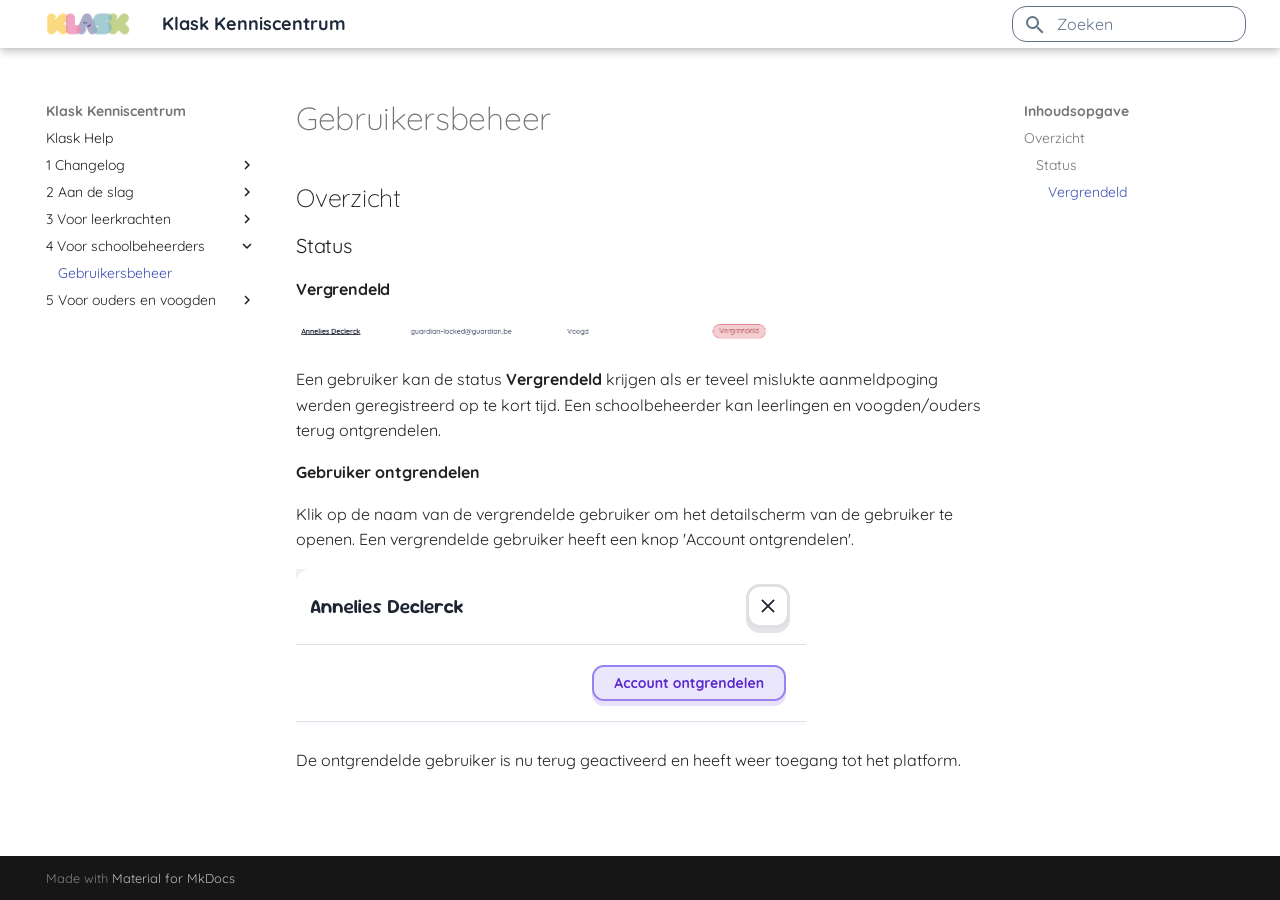
<file: 4 Voor schoolbeheerders/Gebruikersbeheer/index.html>
<!doctype html>
<html lang="nl" class="no-js">
  <head>
    
      <meta charset="utf-8">
      <meta name="viewport" content="width=device-width,initial-scale=1">
      
      
      
      
        <link rel="prev" href="../../3%20Voor%20leerkrachten/Taakopvolging/">
      
      
        <link rel="next" href="../../5%20Voor%20ouders%20en%20voogden/Uitnodigingen/">
      
      
        
      
      
      <link rel="icon" href="../../assets/favicon.png">
      <meta name="generator" content="mkdocs-1.6.1, mkdocs-material-9.7.7">
    
    
      
        <title>Gebruikersbeheer - Klask Kenniscentrum</title>
      
    
    
      <link rel="stylesheet" href="../../assets/stylesheets/main.ec1eaa64.min.css">
      
      


    
    
      
    
    
      
        
        
        <link rel="preconnect" href="https://fonts.gstatic.com" crossorigin>
        <link rel="stylesheet" href="https://fonts.googleapis.com/css?family=Roboto:300,300i,400,400i,700,700i%7CRoboto+Mono:400,400i,700,700i&display=fallback">
        <style>:root{--md-text-font:"Roboto";--md-code-font:"Roboto Mono"}</style>
      
    
    
      <link rel="stylesheet" href="../../stylesheets/master-design-system.css">
    
      <link rel="stylesheet" href="../../stylesheets/material-overrides.css">
    
    <script>__md_scope=new URL("../..",location),__md_hash=e=>[...e].reduce(((e,_)=>(e<<5)-e+_.charCodeAt(0)),0),__md_get=(e,_=localStorage,t=__md_scope)=>JSON.parse(_.getItem(t.pathname+"."+e)),__md_set=(e,_,t=localStorage,a=__md_scope)=>{try{t.setItem(a.pathname+"."+e,JSON.stringify(_))}catch(e){}}</script>
    
      

    
    
  </head>
  
  
    <body dir="ltr">
  
    
    <input class="md-toggle" data-md-toggle="drawer" type="checkbox" id="__drawer" autocomplete="off">
    <input class="md-toggle" data-md-toggle="search" type="checkbox" id="__search" autocomplete="off">
    <label class="md-overlay" for="__drawer"></label>
    <div data-md-component="skip">
      
        
        <a href="#gebruikersbeheer" class="md-skip">
          Ga naar inhoud
        </a>
      
    </div>
    <div data-md-component="announce">
      
    </div>
    
    
      

  

<header class="md-header md-header--shadow" data-md-component="header">
  <nav class="md-header__inner md-grid" aria-label="Header">
    <a href="../.." title="Klask Kenniscentrum" class="md-header__button md-logo" aria-label="Klask Kenniscentrum" data-md-component="logo">
      
  <img src="../../assets/Logo_KLASK.webp" alt="logo">

    </a>
    <label class="md-header__button md-icon" for="__drawer">
      
      <svg xmlns="http://www.w3.org/2000/svg" viewBox="0 0 24 24"><path d="M3 6h18v2H3zm0 5h18v2H3zm0 5h18v2H3z"/></svg>
    </label>
    <div class="md-header__title" data-md-component="header-title">
      <div class="md-header__ellipsis">
        <div class="md-header__topic">
          <span class="md-ellipsis">
            Klask Kenniscentrum
          </span>
        </div>
        <div class="md-header__topic" data-md-component="header-topic">
          <span class="md-ellipsis">
            
              Gebruikersbeheer
            
          </span>
        </div>
      </div>
    </div>
    
    
      <script>var palette=__md_get("__palette");if(palette&&palette.color){if("(prefers-color-scheme)"===palette.color.media){var media=matchMedia("(prefers-color-scheme: light)"),input=document.querySelector(media.matches?"[data-md-color-media='(prefers-color-scheme: light)']":"[data-md-color-media='(prefers-color-scheme: dark)']");palette.color.media=input.getAttribute("data-md-color-media"),palette.color.scheme=input.getAttribute("data-md-color-scheme"),palette.color.primary=input.getAttribute("data-md-color-primary"),palette.color.accent=input.getAttribute("data-md-color-accent")}for(var[key,value]of Object.entries(palette.color))document.body.setAttribute("data-md-color-"+key,value)}</script>
    
    
    
      
      
        <label class="md-header__button md-icon" for="__search">
          
          <svg xmlns="http://www.w3.org/2000/svg" viewBox="0 0 24 24"><path d="M9.5 3A6.5 6.5 0 0 1 16 9.5c0 1.61-.59 3.09-1.56 4.23l.27.27h.79l5 5-1.5 1.5-5-5v-.79l-.27-.27A6.52 6.52 0 0 1 9.5 16 6.5 6.5 0 0 1 3 9.5 6.5 6.5 0 0 1 9.5 3m0 2C7 5 5 7 5 9.5S7 14 9.5 14 14 12 14 9.5 12 5 9.5 5"/></svg>
        </label>
        <div class="md-search" data-md-component="search" role="dialog">
  <label class="md-search__overlay" for="__search"></label>
  <div class="md-search__inner" role="search">
    <form class="md-search__form" name="search">
      <input type="text" class="md-search__input" name="query" aria-label="Zoeken" placeholder="Zoeken" autocapitalize="off" autocorrect="off" autocomplete="off" spellcheck="false" data-md-component="search-query" required>
      <label class="md-search__icon md-icon" for="__search">
        
        <svg xmlns="http://www.w3.org/2000/svg" viewBox="0 0 24 24"><path d="M9.5 3A6.5 6.5 0 0 1 16 9.5c0 1.61-.59 3.09-1.56 4.23l.27.27h.79l5 5-1.5 1.5-5-5v-.79l-.27-.27A6.52 6.52 0 0 1 9.5 16 6.5 6.5 0 0 1 3 9.5 6.5 6.5 0 0 1 9.5 3m0 2C7 5 5 7 5 9.5S7 14 9.5 14 14 12 14 9.5 12 5 9.5 5"/></svg>
        
        <svg xmlns="http://www.w3.org/2000/svg" viewBox="0 0 24 24"><path d="M20 11v2H8l5.5 5.5-1.42 1.42L4.16 12l7.92-7.92L13.5 5.5 8 11z"/></svg>
      </label>
      <nav class="md-search__options" aria-label="Zoeken">
        
        <button type="reset" class="md-search__icon md-icon" title="Leegmaken" aria-label="Leegmaken" tabindex="-1">
          
          <svg xmlns="http://www.w3.org/2000/svg" viewBox="0 0 24 24"><path d="M19 6.41 17.59 5 12 10.59 6.41 5 5 6.41 10.59 12 5 17.59 6.41 19 12 13.41 17.59 19 19 17.59 13.41 12z"/></svg>
        </button>
      </nav>
      
    </form>
    <div class="md-search__output">
      <div class="md-search__scrollwrap" tabindex="0" data-md-scrollfix>
        <div class="md-search-result" data-md-component="search-result">
          <div class="md-search-result__meta">
            Zoeken initialiseren
          </div>
          <ol class="md-search-result__list" role="presentation"></ol>
        </div>
      </div>
    </div>
  </div>
</div>
      
    
    
  </nav>
  
</header>
    
    <div class="md-container" data-md-component="container">
      
      
        
          
        
      
      <main class="md-main" data-md-component="main">
        <div class="md-main__inner md-grid">
          
            
              
              <div class="md-sidebar md-sidebar--primary" data-md-component="sidebar" data-md-type="navigation" >
                <div class="md-sidebar__scrollwrap">
                  <div class="md-sidebar__inner">
                    



<nav class="md-nav md-nav--primary" aria-label="Navigatie" data-md-level="0">
  <label class="md-nav__title" for="__drawer">
    <a href="../.." title="Klask Kenniscentrum" class="md-nav__button md-logo" aria-label="Klask Kenniscentrum" data-md-component="logo">
      
  <img src="../../assets/Logo_KLASK.webp" alt="logo">

    </a>
    Klask Kenniscentrum
  </label>
  
  <ul class="md-nav__list" data-md-scrollfix>
    
      
      
  
  
  
  
    <li class="md-nav__item">
      <a href="../.." class="md-nav__link">
        
  
  
  <span class="md-ellipsis">
    
  
    Klask Help
  

    
  </span>
  
  

      </a>
    </li>
  

    
      
      
  
  
  
  
    
    
    
    
    
    <li class="md-nav__item md-nav__item--nested">
      
        
        
        <input class="md-nav__toggle md-toggle " type="checkbox" id="__nav_2" >
        
          
          <label class="md-nav__link" for="__nav_2" id="__nav_2_label" tabindex="0">
            
  
  
  <span class="md-ellipsis">
    
  
    1 Changelog
  

    
  </span>
  
  

            <span class="md-nav__icon md-icon"></span>
          </label>
        
        <nav class="md-nav" data-md-level="1" aria-labelledby="__nav_2_label" aria-expanded="false">
          <label class="md-nav__title" for="__nav_2">
            <span class="md-nav__icon md-icon"></span>
            
  
    1 Changelog
  

          </label>
          <ul class="md-nav__list" data-md-scrollfix>
            
              
                
  
  
  
  
    <li class="md-nav__item">
      <a href="../../1%20Changelog/v_0_6_2_0/" class="md-nav__link">
        
  
  
  <span class="md-ellipsis">
    
  
    05/10/2026
  

    
  </span>
  
  

      </a>
    </li>
  

              
            
              
                
  
  
  
  
    <li class="md-nav__item">
      <a href="../../1%20Changelog/version_0.6.2.1/" class="md-nav__link">
        
  
  
  <span class="md-ellipsis">
    
  
    11/10/2026
  

    
  </span>
  
  

      </a>
    </li>
  

              
            
          </ul>
        </nav>
      
    </li>
  

    
      
      
  
  
  
  
    
    
    
    
    
    <li class="md-nav__item md-nav__item--nested">
      
        
        
        <input class="md-nav__toggle md-toggle " type="checkbox" id="__nav_3" >
        
          
          <label class="md-nav__link" for="__nav_3" id="__nav_3_label" tabindex="0">
            
  
  
  <span class="md-ellipsis">
    
  
    2 Aan de slag
  

    
  </span>
  
  

            <span class="md-nav__icon md-icon"></span>
          </label>
        
        <nav class="md-nav" data-md-level="1" aria-labelledby="__nav_3_label" aria-expanded="false">
          <label class="md-nav__title" for="__nav_3">
            <span class="md-nav__icon md-icon"></span>
            
  
    2 Aan de slag
  

          </label>
          <ul class="md-nav__list" data-md-scrollfix>
            
              
                
  
  
  
  
    <li class="md-nav__item">
      <a href="../../2%20Aan%20de%20slag/aanmelden/" class="md-nav__link">
        
  
  
  <span class="md-ellipsis">
    
  
    Aanmelden
  

    
  </span>
  
  

      </a>
    </li>
  

              
            
          </ul>
        </nav>
      
    </li>
  

    
      
      
  
  
  
  
    
    
    
    
    
    <li class="md-nav__item md-nav__item--nested">
      
        
        
        <input class="md-nav__toggle md-toggle " type="checkbox" id="__nav_4" >
        
          
          <label class="md-nav__link" for="__nav_4" id="__nav_4_label" tabindex="0">
            
  
  
  <span class="md-ellipsis">
    
  
    3 Voor leerkrachten
  

    
  </span>
  
  

            <span class="md-nav__icon md-icon"></span>
          </label>
        
        <nav class="md-nav" data-md-level="1" aria-labelledby="__nav_4_label" aria-expanded="false">
          <label class="md-nav__title" for="__nav_4">
            <span class="md-nav__icon md-icon"></span>
            
  
    3 Voor leerkrachten
  

          </label>
          <ul class="md-nav__list" data-md-scrollfix>
            
              
                
  
  
  
  
    <li class="md-nav__item">
      <a href="../../3%20Voor%20leerkrachten/Activiteiten-aanmaken-en-bewerken/" class="md-nav__link">
        
  
  
  <span class="md-ellipsis">
    
  
    Activiteiten aanmaken en bewerken
  

    
  </span>
  
  

      </a>
    </li>
  

              
            
              
                
  
  
  
  
    <li class="md-nav__item">
      <a href="../../3%20Voor%20leerkrachten/Mijn-leerlingen/" class="md-nav__link">
        
  
  
  <span class="md-ellipsis">
    
  
    Mijn leerlingen
  

    
  </span>
  
  

      </a>
    </li>
  

              
            
              
                
  
  
  
  
    <li class="md-nav__item">
      <a href="../../3%20Voor%20leerkrachten/Taakopvolging/" class="md-nav__link">
        
  
  
  <span class="md-ellipsis">
    
  
    Taakopvolging
  

    
  </span>
  
  

      </a>
    </li>
  

              
            
          </ul>
        </nav>
      
    </li>
  

    
      
      
  
  
    
  
  
  
    
    
    
    
    
    <li class="md-nav__item md-nav__item--active md-nav__item--nested">
      
        
        
        <input class="md-nav__toggle md-toggle " type="checkbox" id="__nav_5" checked>
        
          
          <label class="md-nav__link" for="__nav_5" id="__nav_5_label" tabindex="0">
            
  
  
  <span class="md-ellipsis">
    
  
    4 Voor schoolbeheerders
  

    
  </span>
  
  

            <span class="md-nav__icon md-icon"></span>
          </label>
        
        <nav class="md-nav" data-md-level="1" aria-labelledby="__nav_5_label" aria-expanded="true">
          <label class="md-nav__title" for="__nav_5">
            <span class="md-nav__icon md-icon"></span>
            
  
    4 Voor schoolbeheerders
  

          </label>
          <ul class="md-nav__list" data-md-scrollfix>
            
              
                
  
  
    
  
  
  
    <li class="md-nav__item md-nav__item--active">
      
      <input class="md-nav__toggle md-toggle" type="checkbox" id="__toc">
      
      
        
      
      
        <label class="md-nav__link md-nav__link--active" for="__toc">
          
  
  
  <span class="md-ellipsis">
    
  
    Gebruikersbeheer
  

    
  </span>
  
  

          <span class="md-nav__icon md-icon"></span>
        </label>
      
      <a href="./" class="md-nav__link md-nav__link--active">
        
  
  
  <span class="md-ellipsis">
    
  
    Gebruikersbeheer
  

    
  </span>
  
  

      </a>
      
        

<nav class="md-nav md-nav--secondary" aria-label="Inhoudsopgave">
  
  
  
    
  
  
    <label class="md-nav__title" for="__toc">
      <span class="md-nav__icon md-icon"></span>
      Inhoudsopgave
    </label>
    <ul class="md-nav__list" data-md-component="toc" data-md-scrollfix>
      
        <li class="md-nav__item">
  <a href="#overzicht" class="md-nav__link">
    <span class="md-ellipsis">
      
        Overzicht
      
    </span>
  </a>
  
    <nav class="md-nav" aria-label="Overzicht">
      <ul class="md-nav__list">
        
          <li class="md-nav__item">
  <a href="#status" class="md-nav__link">
    <span class="md-ellipsis">
      
        Status
      
    </span>
  </a>
  
    <nav class="md-nav" aria-label="Status">
      <ul class="md-nav__list">
        
          <li class="md-nav__item">
  <a href="#vergrendeld" class="md-nav__link">
    <span class="md-ellipsis">
      
        Vergrendeld
      
    </span>
  </a>
  
</li>
        
      </ul>
    </nav>
  
</li>
        
      </ul>
    </nav>
  
</li>
      
    </ul>
  
</nav>
      
    </li>
  

              
            
          </ul>
        </nav>
      
    </li>
  

    
      
      
  
  
  
  
    
    
    
    
    
    <li class="md-nav__item md-nav__item--nested">
      
        
        
        <input class="md-nav__toggle md-toggle " type="checkbox" id="__nav_6" >
        
          
          <label class="md-nav__link" for="__nav_6" id="__nav_6_label" tabindex="0">
            
  
  
  <span class="md-ellipsis">
    
  
    5 Voor ouders en voogden
  

    
  </span>
  
  

            <span class="md-nav__icon md-icon"></span>
          </label>
        
        <nav class="md-nav" data-md-level="1" aria-labelledby="__nav_6_label" aria-expanded="false">
          <label class="md-nav__title" for="__nav_6">
            <span class="md-nav__icon md-icon"></span>
            
  
    5 Voor ouders en voogden
  

          </label>
          <ul class="md-nav__list" data-md-scrollfix>
            
              
                
  
  
  
  
    <li class="md-nav__item">
      <a href="../../5%20Voor%20ouders%20en%20voogden/Uitnodigingen/" class="md-nav__link">
        
  
  
  <span class="md-ellipsis">
    
  
    Uitnodigingen
  

    
  </span>
  
  

      </a>
    </li>
  

              
            
              
                
  
  
  
  
    <li class="md-nav__item">
      <a href="../../5%20Voor%20ouders%20en%20voogden/Weekoverzicht/" class="md-nav__link">
        
  
  
  <span class="md-ellipsis">
    
  
    Weekoverzicht
  

    
  </span>
  
  

      </a>
    </li>
  

              
            
          </ul>
        </nav>
      
    </li>
  

    
  </ul>
</nav>
                  </div>
                </div>
              </div>
            
            
              
              <div class="md-sidebar md-sidebar--secondary" data-md-component="sidebar" data-md-type="toc" >
                <div class="md-sidebar__scrollwrap">
                  <div class="md-sidebar__inner">
                    

<nav class="md-nav md-nav--secondary" aria-label="Inhoudsopgave">
  
  
  
    
  
  
    <label class="md-nav__title" for="__toc">
      <span class="md-nav__icon md-icon"></span>
      Inhoudsopgave
    </label>
    <ul class="md-nav__list" data-md-component="toc" data-md-scrollfix>
      
        <li class="md-nav__item">
  <a href="#overzicht" class="md-nav__link">
    <span class="md-ellipsis">
      
        Overzicht
      
    </span>
  </a>
  
    <nav class="md-nav" aria-label="Overzicht">
      <ul class="md-nav__list">
        
          <li class="md-nav__item">
  <a href="#status" class="md-nav__link">
    <span class="md-ellipsis">
      
        Status
      
    </span>
  </a>
  
    <nav class="md-nav" aria-label="Status">
      <ul class="md-nav__list">
        
          <li class="md-nav__item">
  <a href="#vergrendeld" class="md-nav__link">
    <span class="md-ellipsis">
      
        Vergrendeld
      
    </span>
  </a>
  
</li>
        
      </ul>
    </nav>
  
</li>
        
      </ul>
    </nav>
  
</li>
      
    </ul>
  
</nav>
                  </div>
                </div>
              </div>
            
          
          
            <div class="md-content" data-md-component="content">
              
              <article class="md-content__inner md-typeset">
                
                  



<h1 id="gebruikersbeheer">Gebruikersbeheer</h1>
<h2 id="overzicht">Overzicht</h2>
<h3 id="status">Status</h3>
<h4 id="vergrendeld">Vergrendeld</h4>
<p><img alt="user_status_locked.webp" src="../../assets/4_voor_schoolbeheerders/gebruikersbeheer/user_status_locked.webp" /></p>
<p>Een gebruiker kan de status <strong>Vergrendeld</strong> krijgen als er teveel mislukte aanmeldpoging werden geregistreerd op te kort tijd. 
Een schoolbeheerder kan leerlingen en voogden/ouders terug ontgrendelen. </p>
<p><strong>Gebruiker ontgrendelen</strong></p>
<p>Klik op de naam van de vergrendelde gebruiker om het detailscherm van de gebruiker te openen. Een vergrendelde gebruiker heeft een knop 'Account ontgrendelen'.</p>
<p><img alt="user_unlock.webp" src="../../assets/4_voor_schoolbeheerders/gebruikersbeheer/user_unlock.webp" /></p>
<p>De ontgrendelde gebruiker is nu terug geactiveerd en heeft weer toegang tot het platform.</p>












                
              </article>
            </div>
          
          
<script>var target=document.getElementById(location.hash.slice(1));target&&target.name&&(target.checked=target.name.startsWith("__tabbed_"))</script>
        </div>
        
      </main>
      
        <footer class="md-footer">
  
  <div class="md-footer-meta md-typeset">
    <div class="md-footer-meta__inner md-grid">
      <div class="md-copyright">
  
  
    Made with
    <a href="https://squidfunk.github.io/mkdocs-material/" target="_blank" rel="noopener">
      Material for MkDocs
    </a>
  
</div>
      
    </div>
  </div>
</footer>
      
    </div>
    <div class="md-dialog" data-md-component="dialog">
      <div class="md-dialog__inner md-typeset"></div>
    </div>
    
    
    
      
      
      <script id="__config" type="application/json">{"annotate": null, "base": "../..", "features": [], "search": "../../assets/javascripts/workers/search.2c215733.min.js", "tags": null, "translations": {"clipboard.copied": "Gekopieerd naar klembord", "clipboard.copy": "Kopi\u00ebren naar klembord", "search.result.more.one": "1 extra overeenkomst op deze pagina", "search.result.more.other": "# extra overeenkomsten op deze pagina", "search.result.none": "Geen overeenkomende documenten", "search.result.one": "1 overeenkomende document", "search.result.other": "# overeenkomende documenten", "search.result.placeholder": "Typ om te beginnen met zoeken", "search.result.term.missing": "Ontbreekt", "select.version": "Selecteer versie"}, "version": null}</script>
    
    
      <script src="../../assets/javascripts/bundle.d7400e89.min.js"></script>
      
    
  </body>
</html>
</file>
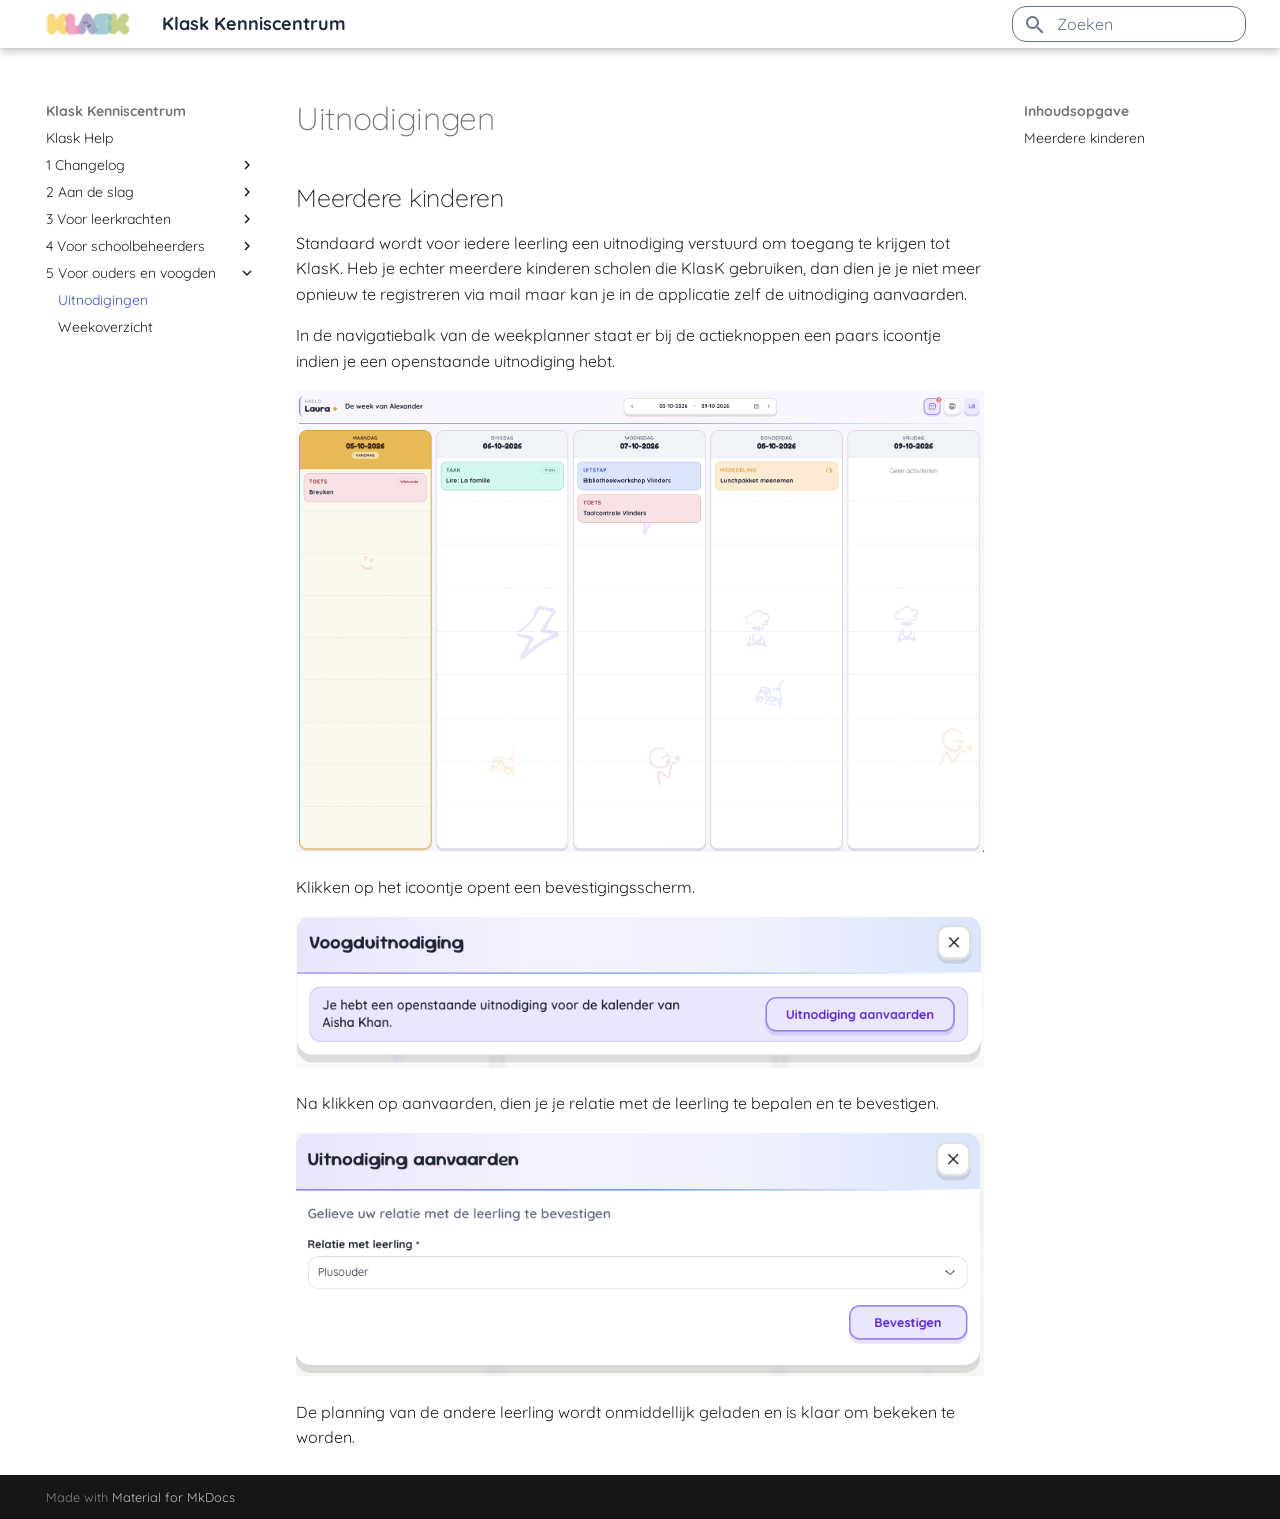
<file: 5 Voor ouders en voogden/Uitnodigingen/index.html>
<!doctype html>
<html lang="nl" class="no-js">
  <head>
    
      <meta charset="utf-8">
      <meta name="viewport" content="width=device-width,initial-scale=1">
      
      
      
      
        <link rel="prev" href="../../4%20Voor%20schoolbeheerders/Gebruikersbeheer/">
      
      
        <link rel="next" href="../Weekoverzicht/">
      
      
        
      
      
      <link rel="icon" href="../../assets/favicon.png">
      <meta name="generator" content="mkdocs-1.6.1, mkdocs-material-9.7.7">
    
    
      
        <title>Uitnodigingen - Klask Kenniscentrum</title>
      
    
    
      <link rel="stylesheet" href="../../assets/stylesheets/main.ec1eaa64.min.css">
      
      


    
    
      
    
    
      
        
        
        <link rel="preconnect" href="https://fonts.gstatic.com" crossorigin>
        <link rel="stylesheet" href="https://fonts.googleapis.com/css?family=Roboto:300,300i,400,400i,700,700i%7CRoboto+Mono:400,400i,700,700i&display=fallback">
        <style>:root{--md-text-font:"Roboto";--md-code-font:"Roboto Mono"}</style>
      
    
    
      <link rel="stylesheet" href="../../stylesheets/master-design-system.css">
    
      <link rel="stylesheet" href="../../stylesheets/material-overrides.css">
    
    <script>__md_scope=new URL("../..",location),__md_hash=e=>[...e].reduce(((e,_)=>(e<<5)-e+_.charCodeAt(0)),0),__md_get=(e,_=localStorage,t=__md_scope)=>JSON.parse(_.getItem(t.pathname+"."+e)),__md_set=(e,_,t=localStorage,a=__md_scope)=>{try{t.setItem(a.pathname+"."+e,JSON.stringify(_))}catch(e){}}</script>
    
      

    
    
  </head>
  
  
    <body dir="ltr">
  
    
    <input class="md-toggle" data-md-toggle="drawer" type="checkbox" id="__drawer" autocomplete="off">
    <input class="md-toggle" data-md-toggle="search" type="checkbox" id="__search" autocomplete="off">
    <label class="md-overlay" for="__drawer"></label>
    <div data-md-component="skip">
      
        
        <a href="#uitnodigingen" class="md-skip">
          Ga naar inhoud
        </a>
      
    </div>
    <div data-md-component="announce">
      
    </div>
    
    
      

  

<header class="md-header md-header--shadow" data-md-component="header">
  <nav class="md-header__inner md-grid" aria-label="Header">
    <a href="../.." title="Klask Kenniscentrum" class="md-header__button md-logo" aria-label="Klask Kenniscentrum" data-md-component="logo">
      
  <img src="../../assets/Logo_KLASK.webp" alt="logo">

    </a>
    <label class="md-header__button md-icon" for="__drawer">
      
      <svg xmlns="http://www.w3.org/2000/svg" viewBox="0 0 24 24"><path d="M3 6h18v2H3zm0 5h18v2H3zm0 5h18v2H3z"/></svg>
    </label>
    <div class="md-header__title" data-md-component="header-title">
      <div class="md-header__ellipsis">
        <div class="md-header__topic">
          <span class="md-ellipsis">
            Klask Kenniscentrum
          </span>
        </div>
        <div class="md-header__topic" data-md-component="header-topic">
          <span class="md-ellipsis">
            
              Uitnodigingen
            
          </span>
        </div>
      </div>
    </div>
    
    
      <script>var palette=__md_get("__palette");if(palette&&palette.color){if("(prefers-color-scheme)"===palette.color.media){var media=matchMedia("(prefers-color-scheme: light)"),input=document.querySelector(media.matches?"[data-md-color-media='(prefers-color-scheme: light)']":"[data-md-color-media='(prefers-color-scheme: dark)']");palette.color.media=input.getAttribute("data-md-color-media"),palette.color.scheme=input.getAttribute("data-md-color-scheme"),palette.color.primary=input.getAttribute("data-md-color-primary"),palette.color.accent=input.getAttribute("data-md-color-accent")}for(var[key,value]of Object.entries(palette.color))document.body.setAttribute("data-md-color-"+key,value)}</script>
    
    
    
      
      
        <label class="md-header__button md-icon" for="__search">
          
          <svg xmlns="http://www.w3.org/2000/svg" viewBox="0 0 24 24"><path d="M9.5 3A6.5 6.5 0 0 1 16 9.5c0 1.61-.59 3.09-1.56 4.23l.27.27h.79l5 5-1.5 1.5-5-5v-.79l-.27-.27A6.52 6.52 0 0 1 9.5 16 6.5 6.5 0 0 1 3 9.5 6.5 6.5 0 0 1 9.5 3m0 2C7 5 5 7 5 9.5S7 14 9.5 14 14 12 14 9.5 12 5 9.5 5"/></svg>
        </label>
        <div class="md-search" data-md-component="search" role="dialog">
  <label class="md-search__overlay" for="__search"></label>
  <div class="md-search__inner" role="search">
    <form class="md-search__form" name="search">
      <input type="text" class="md-search__input" name="query" aria-label="Zoeken" placeholder="Zoeken" autocapitalize="off" autocorrect="off" autocomplete="off" spellcheck="false" data-md-component="search-query" required>
      <label class="md-search__icon md-icon" for="__search">
        
        <svg xmlns="http://www.w3.org/2000/svg" viewBox="0 0 24 24"><path d="M9.5 3A6.5 6.5 0 0 1 16 9.5c0 1.61-.59 3.09-1.56 4.23l.27.27h.79l5 5-1.5 1.5-5-5v-.79l-.27-.27A6.52 6.52 0 0 1 9.5 16 6.5 6.5 0 0 1 3 9.5 6.5 6.5 0 0 1 9.5 3m0 2C7 5 5 7 5 9.5S7 14 9.5 14 14 12 14 9.5 12 5 9.5 5"/></svg>
        
        <svg xmlns="http://www.w3.org/2000/svg" viewBox="0 0 24 24"><path d="M20 11v2H8l5.5 5.5-1.42 1.42L4.16 12l7.92-7.92L13.5 5.5 8 11z"/></svg>
      </label>
      <nav class="md-search__options" aria-label="Zoeken">
        
        <button type="reset" class="md-search__icon md-icon" title="Leegmaken" aria-label="Leegmaken" tabindex="-1">
          
          <svg xmlns="http://www.w3.org/2000/svg" viewBox="0 0 24 24"><path d="M19 6.41 17.59 5 12 10.59 6.41 5 5 6.41 10.59 12 5 17.59 6.41 19 12 13.41 17.59 19 19 17.59 13.41 12z"/></svg>
        </button>
      </nav>
      
    </form>
    <div class="md-search__output">
      <div class="md-search__scrollwrap" tabindex="0" data-md-scrollfix>
        <div class="md-search-result" data-md-component="search-result">
          <div class="md-search-result__meta">
            Zoeken initialiseren
          </div>
          <ol class="md-search-result__list" role="presentation"></ol>
        </div>
      </div>
    </div>
  </div>
</div>
      
    
    
  </nav>
  
</header>
    
    <div class="md-container" data-md-component="container">
      
      
        
          
        
      
      <main class="md-main" data-md-component="main">
        <div class="md-main__inner md-grid">
          
            
              
              <div class="md-sidebar md-sidebar--primary" data-md-component="sidebar" data-md-type="navigation" >
                <div class="md-sidebar__scrollwrap">
                  <div class="md-sidebar__inner">
                    



<nav class="md-nav md-nav--primary" aria-label="Navigatie" data-md-level="0">
  <label class="md-nav__title" for="__drawer">
    <a href="../.." title="Klask Kenniscentrum" class="md-nav__button md-logo" aria-label="Klask Kenniscentrum" data-md-component="logo">
      
  <img src="../../assets/Logo_KLASK.webp" alt="logo">

    </a>
    Klask Kenniscentrum
  </label>
  
  <ul class="md-nav__list" data-md-scrollfix>
    
      
      
  
  
  
  
    <li class="md-nav__item">
      <a href="../.." class="md-nav__link">
        
  
  
  <span class="md-ellipsis">
    
  
    Klask Help
  

    
  </span>
  
  

      </a>
    </li>
  

    
      
      
  
  
  
  
    
    
    
    
    
    <li class="md-nav__item md-nav__item--nested">
      
        
        
        <input class="md-nav__toggle md-toggle " type="checkbox" id="__nav_2" >
        
          
          <label class="md-nav__link" for="__nav_2" id="__nav_2_label" tabindex="0">
            
  
  
  <span class="md-ellipsis">
    
  
    1 Changelog
  

    
  </span>
  
  

            <span class="md-nav__icon md-icon"></span>
          </label>
        
        <nav class="md-nav" data-md-level="1" aria-labelledby="__nav_2_label" aria-expanded="false">
          <label class="md-nav__title" for="__nav_2">
            <span class="md-nav__icon md-icon"></span>
            
  
    1 Changelog
  

          </label>
          <ul class="md-nav__list" data-md-scrollfix>
            
              
                
  
  
  
  
    <li class="md-nav__item">
      <a href="../../1%20Changelog/v_0_6_2_0/" class="md-nav__link">
        
  
  
  <span class="md-ellipsis">
    
  
    05/10/2026
  

    
  </span>
  
  

      </a>
    </li>
  

              
            
              
                
  
  
  
  
    <li class="md-nav__item">
      <a href="../../1%20Changelog/version_0.6.2.1/" class="md-nav__link">
        
  
  
  <span class="md-ellipsis">
    
  
    11/10/2026
  

    
  </span>
  
  

      </a>
    </li>
  

              
            
          </ul>
        </nav>
      
    </li>
  

    
      
      
  
  
  
  
    
    
    
    
    
    <li class="md-nav__item md-nav__item--nested">
      
        
        
        <input class="md-nav__toggle md-toggle " type="checkbox" id="__nav_3" >
        
          
          <label class="md-nav__link" for="__nav_3" id="__nav_3_label" tabindex="0">
            
  
  
  <span class="md-ellipsis">
    
  
    2 Aan de slag
  

    
  </span>
  
  

            <span class="md-nav__icon md-icon"></span>
          </label>
        
        <nav class="md-nav" data-md-level="1" aria-labelledby="__nav_3_label" aria-expanded="false">
          <label class="md-nav__title" for="__nav_3">
            <span class="md-nav__icon md-icon"></span>
            
  
    2 Aan de slag
  

          </label>
          <ul class="md-nav__list" data-md-scrollfix>
            
              
                
  
  
  
  
    <li class="md-nav__item">
      <a href="../../2%20Aan%20de%20slag/aanmelden/" class="md-nav__link">
        
  
  
  <span class="md-ellipsis">
    
  
    Aanmelden
  

    
  </span>
  
  

      </a>
    </li>
  

              
            
          </ul>
        </nav>
      
    </li>
  

    
      
      
  
  
  
  
    
    
    
    
    
    <li class="md-nav__item md-nav__item--nested">
      
        
        
        <input class="md-nav__toggle md-toggle " type="checkbox" id="__nav_4" >
        
          
          <label class="md-nav__link" for="__nav_4" id="__nav_4_label" tabindex="0">
            
  
  
  <span class="md-ellipsis">
    
  
    3 Voor leerkrachten
  

    
  </span>
  
  

            <span class="md-nav__icon md-icon"></span>
          </label>
        
        <nav class="md-nav" data-md-level="1" aria-labelledby="__nav_4_label" aria-expanded="false">
          <label class="md-nav__title" for="__nav_4">
            <span class="md-nav__icon md-icon"></span>
            
  
    3 Voor leerkrachten
  

          </label>
          <ul class="md-nav__list" data-md-scrollfix>
            
              
                
  
  
  
  
    <li class="md-nav__item">
      <a href="../../3%20Voor%20leerkrachten/Activiteiten-aanmaken-en-bewerken/" class="md-nav__link">
        
  
  
  <span class="md-ellipsis">
    
  
    Activiteiten aanmaken en bewerken
  

    
  </span>
  
  

      </a>
    </li>
  

              
            
              
                
  
  
  
  
    <li class="md-nav__item">
      <a href="../../3%20Voor%20leerkrachten/Mijn-leerlingen/" class="md-nav__link">
        
  
  
  <span class="md-ellipsis">
    
  
    Mijn leerlingen
  

    
  </span>
  
  

      </a>
    </li>
  

              
            
              
                
  
  
  
  
    <li class="md-nav__item">
      <a href="../../3%20Voor%20leerkrachten/Taakopvolging/" class="md-nav__link">
        
  
  
  <span class="md-ellipsis">
    
  
    Taakopvolging
  

    
  </span>
  
  

      </a>
    </li>
  

              
            
          </ul>
        </nav>
      
    </li>
  

    
      
      
  
  
  
  
    
    
    
    
    
    <li class="md-nav__item md-nav__item--nested">
      
        
        
        <input class="md-nav__toggle md-toggle " type="checkbox" id="__nav_5" >
        
          
          <label class="md-nav__link" for="__nav_5" id="__nav_5_label" tabindex="0">
            
  
  
  <span class="md-ellipsis">
    
  
    4 Voor schoolbeheerders
  

    
  </span>
  
  

            <span class="md-nav__icon md-icon"></span>
          </label>
        
        <nav class="md-nav" data-md-level="1" aria-labelledby="__nav_5_label" aria-expanded="false">
          <label class="md-nav__title" for="__nav_5">
            <span class="md-nav__icon md-icon"></span>
            
  
    4 Voor schoolbeheerders
  

          </label>
          <ul class="md-nav__list" data-md-scrollfix>
            
              
                
  
  
  
  
    <li class="md-nav__item">
      <a href="../../4%20Voor%20schoolbeheerders/Gebruikersbeheer/" class="md-nav__link">
        
  
  
  <span class="md-ellipsis">
    
  
    Gebruikersbeheer
  

    
  </span>
  
  

      </a>
    </li>
  

              
            
          </ul>
        </nav>
      
    </li>
  

    
      
      
  
  
    
  
  
  
    
    
    
    
    
    <li class="md-nav__item md-nav__item--active md-nav__item--nested">
      
        
        
        <input class="md-nav__toggle md-toggle " type="checkbox" id="__nav_6" checked>
        
          
          <label class="md-nav__link" for="__nav_6" id="__nav_6_label" tabindex="0">
            
  
  
  <span class="md-ellipsis">
    
  
    5 Voor ouders en voogden
  

    
  </span>
  
  

            <span class="md-nav__icon md-icon"></span>
          </label>
        
        <nav class="md-nav" data-md-level="1" aria-labelledby="__nav_6_label" aria-expanded="true">
          <label class="md-nav__title" for="__nav_6">
            <span class="md-nav__icon md-icon"></span>
            
  
    5 Voor ouders en voogden
  

          </label>
          <ul class="md-nav__list" data-md-scrollfix>
            
              
                
  
  
    
  
  
  
    <li class="md-nav__item md-nav__item--active">
      
      <input class="md-nav__toggle md-toggle" type="checkbox" id="__toc">
      
      
        
      
      
        <label class="md-nav__link md-nav__link--active" for="__toc">
          
  
  
  <span class="md-ellipsis">
    
  
    Uitnodigingen
  

    
  </span>
  
  

          <span class="md-nav__icon md-icon"></span>
        </label>
      
      <a href="./" class="md-nav__link md-nav__link--active">
        
  
  
  <span class="md-ellipsis">
    
  
    Uitnodigingen
  

    
  </span>
  
  

      </a>
      
        

<nav class="md-nav md-nav--secondary" aria-label="Inhoudsopgave">
  
  
  
    
  
  
    <label class="md-nav__title" for="__toc">
      <span class="md-nav__icon md-icon"></span>
      Inhoudsopgave
    </label>
    <ul class="md-nav__list" data-md-component="toc" data-md-scrollfix>
      
        <li class="md-nav__item">
  <a href="#meerdere-kinderen" class="md-nav__link">
    <span class="md-ellipsis">
      
        Meerdere kinderen
      
    </span>
  </a>
  
</li>
      
    </ul>
  
</nav>
      
    </li>
  

              
            
              
                
  
  
  
  
    <li class="md-nav__item">
      <a href="../Weekoverzicht/" class="md-nav__link">
        
  
  
  <span class="md-ellipsis">
    
  
    Weekoverzicht
  

    
  </span>
  
  

      </a>
    </li>
  

              
            
          </ul>
        </nav>
      
    </li>
  

    
  </ul>
</nav>
                  </div>
                </div>
              </div>
            
            
              
              <div class="md-sidebar md-sidebar--secondary" data-md-component="sidebar" data-md-type="toc" >
                <div class="md-sidebar__scrollwrap">
                  <div class="md-sidebar__inner">
                    

<nav class="md-nav md-nav--secondary" aria-label="Inhoudsopgave">
  
  
  
    
  
  
    <label class="md-nav__title" for="__toc">
      <span class="md-nav__icon md-icon"></span>
      Inhoudsopgave
    </label>
    <ul class="md-nav__list" data-md-component="toc" data-md-scrollfix>
      
        <li class="md-nav__item">
  <a href="#meerdere-kinderen" class="md-nav__link">
    <span class="md-ellipsis">
      
        Meerdere kinderen
      
    </span>
  </a>
  
</li>
      
    </ul>
  
</nav>
                  </div>
                </div>
              </div>
            
          
          
            <div class="md-content" data-md-component="content">
              
              <article class="md-content__inner md-typeset">
                
                  



<h1 id="uitnodigingen">Uitnodigingen</h1>
<h2 id="meerdere-kinderen">Meerdere kinderen</h2>
<p>Standaard wordt voor iedere leerling een uitnodiging verstuurd om toegang te krijgen tot KlasK. 
Heb je echter meerdere kinderen scholen die KlasK gebruiken, dan dien je je niet meer opnieuw te registreren via mail maar kan je in de applicatie zelf de uitnodiging aanvaarden.</p>
<p>In de navigatiebalk van de weekplanner staat er bij de actieknoppen een paars icoontje indien je een openstaande uitnodiging hebt.</p>
<p><img alt="guardian_second_invitation_desktop.webp" src="../../assets/5_voor_ouders_voogden/uitnodigingen/guardian_second_invitation_desktop.webp" /></p>
<p>Klikken op het icoontje opent een bevestigingsscherm. </p>
<p><img alt="second_invitation_modal_accept.webp" src="../../assets/5_voor_ouders_voogden/uitnodigingen/second_invitation_modal_accept.webp" /></p>
<p>Na klikken op aanvaarden, dien je je relatie met de leerling te bepalen en te bevestigen.</p>
<p><img alt="set_relationship_modal_accept.webp" src="../../assets/5_voor_ouders_voogden/uitnodigingen/set_relationship_modal_accept.webp" /></p>
<p>De planning van de andere leerling wordt onmiddellijk geladen en is klaar om bekeken te worden. </p>












                
              </article>
            </div>
          
          
<script>var target=document.getElementById(location.hash.slice(1));target&&target.name&&(target.checked=target.name.startsWith("__tabbed_"))</script>
        </div>
        
      </main>
      
        <footer class="md-footer">
  
  <div class="md-footer-meta md-typeset">
    <div class="md-footer-meta__inner md-grid">
      <div class="md-copyright">
  
  
    Made with
    <a href="https://squidfunk.github.io/mkdocs-material/" target="_blank" rel="noopener">
      Material for MkDocs
    </a>
  
</div>
      
    </div>
  </div>
</footer>
      
    </div>
    <div class="md-dialog" data-md-component="dialog">
      <div class="md-dialog__inner md-typeset"></div>
    </div>
    
    
    
      
      
      <script id="__config" type="application/json">{"annotate": null, "base": "../..", "features": [], "search": "../../assets/javascripts/workers/search.2c215733.min.js", "tags": null, "translations": {"clipboard.copied": "Gekopieerd naar klembord", "clipboard.copy": "Kopi\u00ebren naar klembord", "search.result.more.one": "1 extra overeenkomst op deze pagina", "search.result.more.other": "# extra overeenkomsten op deze pagina", "search.result.none": "Geen overeenkomende documenten", "search.result.one": "1 overeenkomende document", "search.result.other": "# overeenkomende documenten", "search.result.placeholder": "Typ om te beginnen met zoeken", "search.result.term.missing": "Ontbreekt", "select.version": "Selecteer versie"}, "version": null}</script>
    
    
      <script src="../../assets/javascripts/bundle.d7400e89.min.js"></script>
      
    
  </body>
</html>
</file>
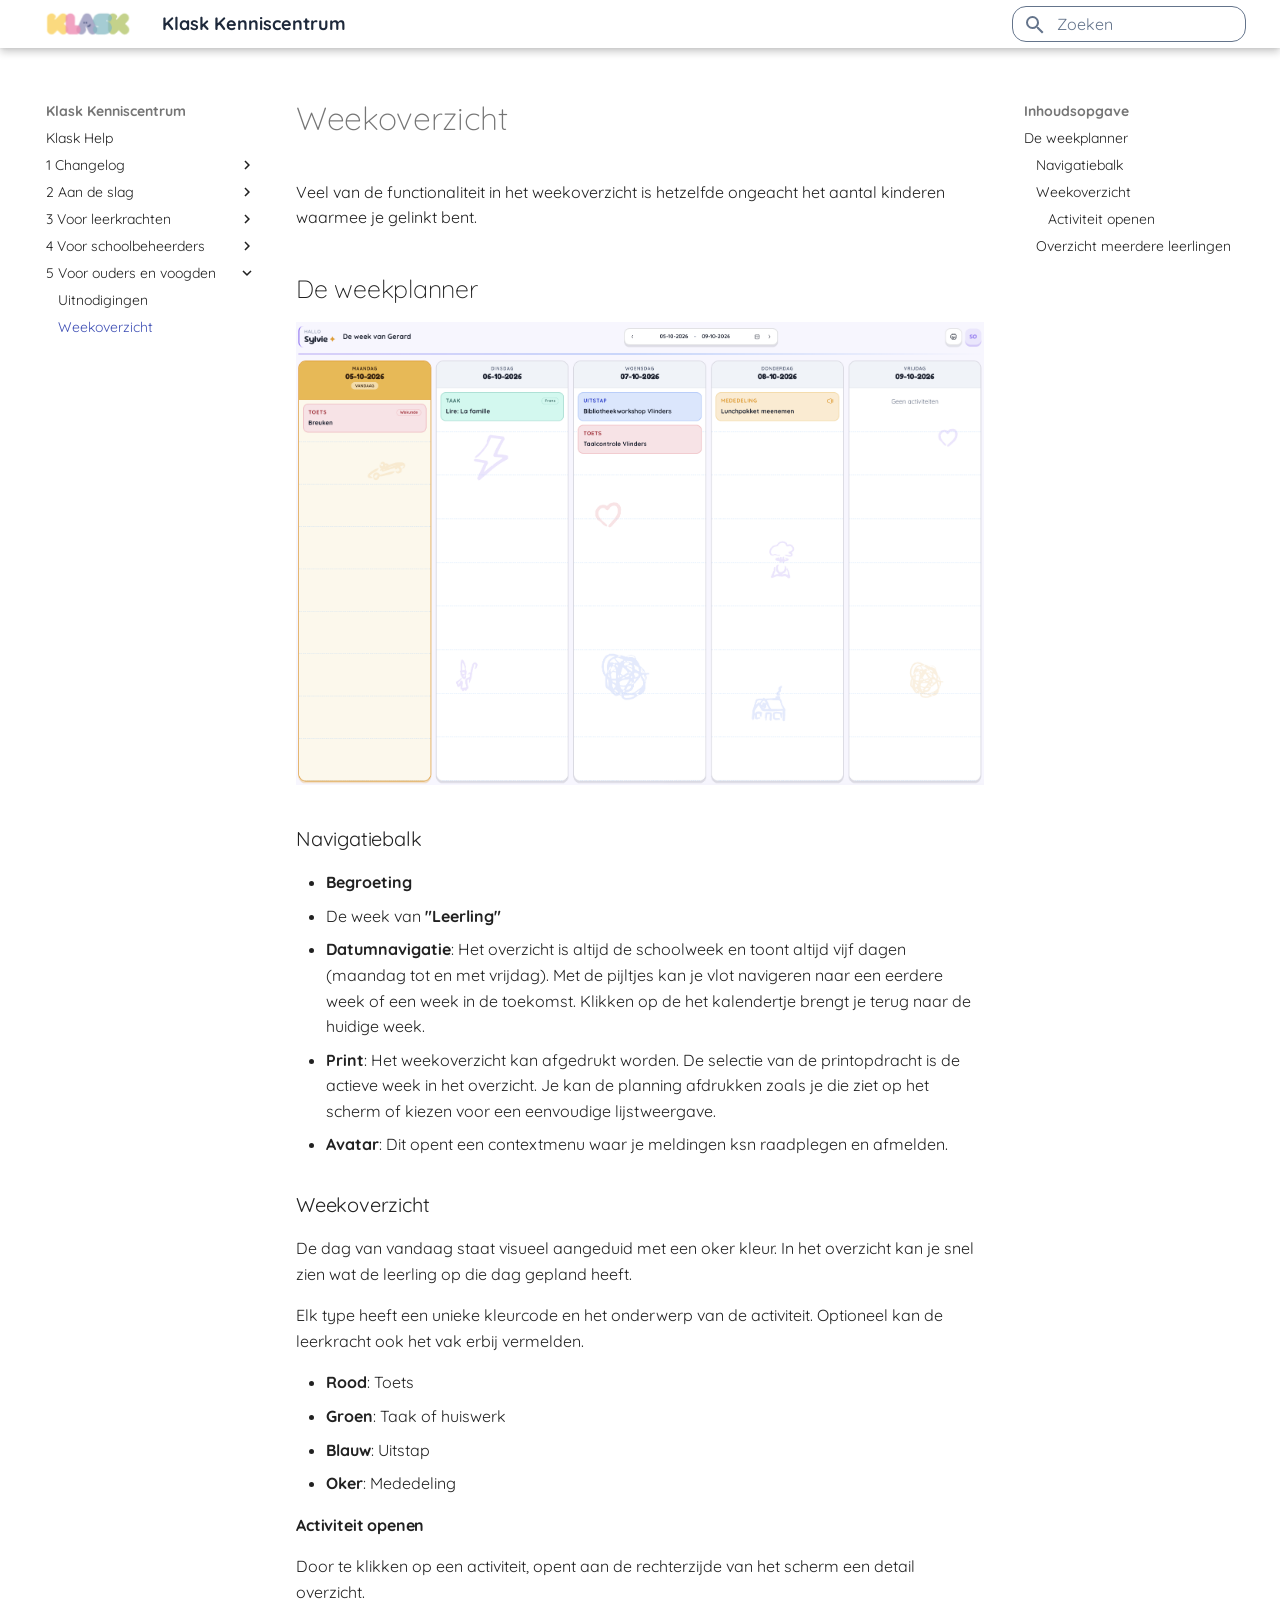
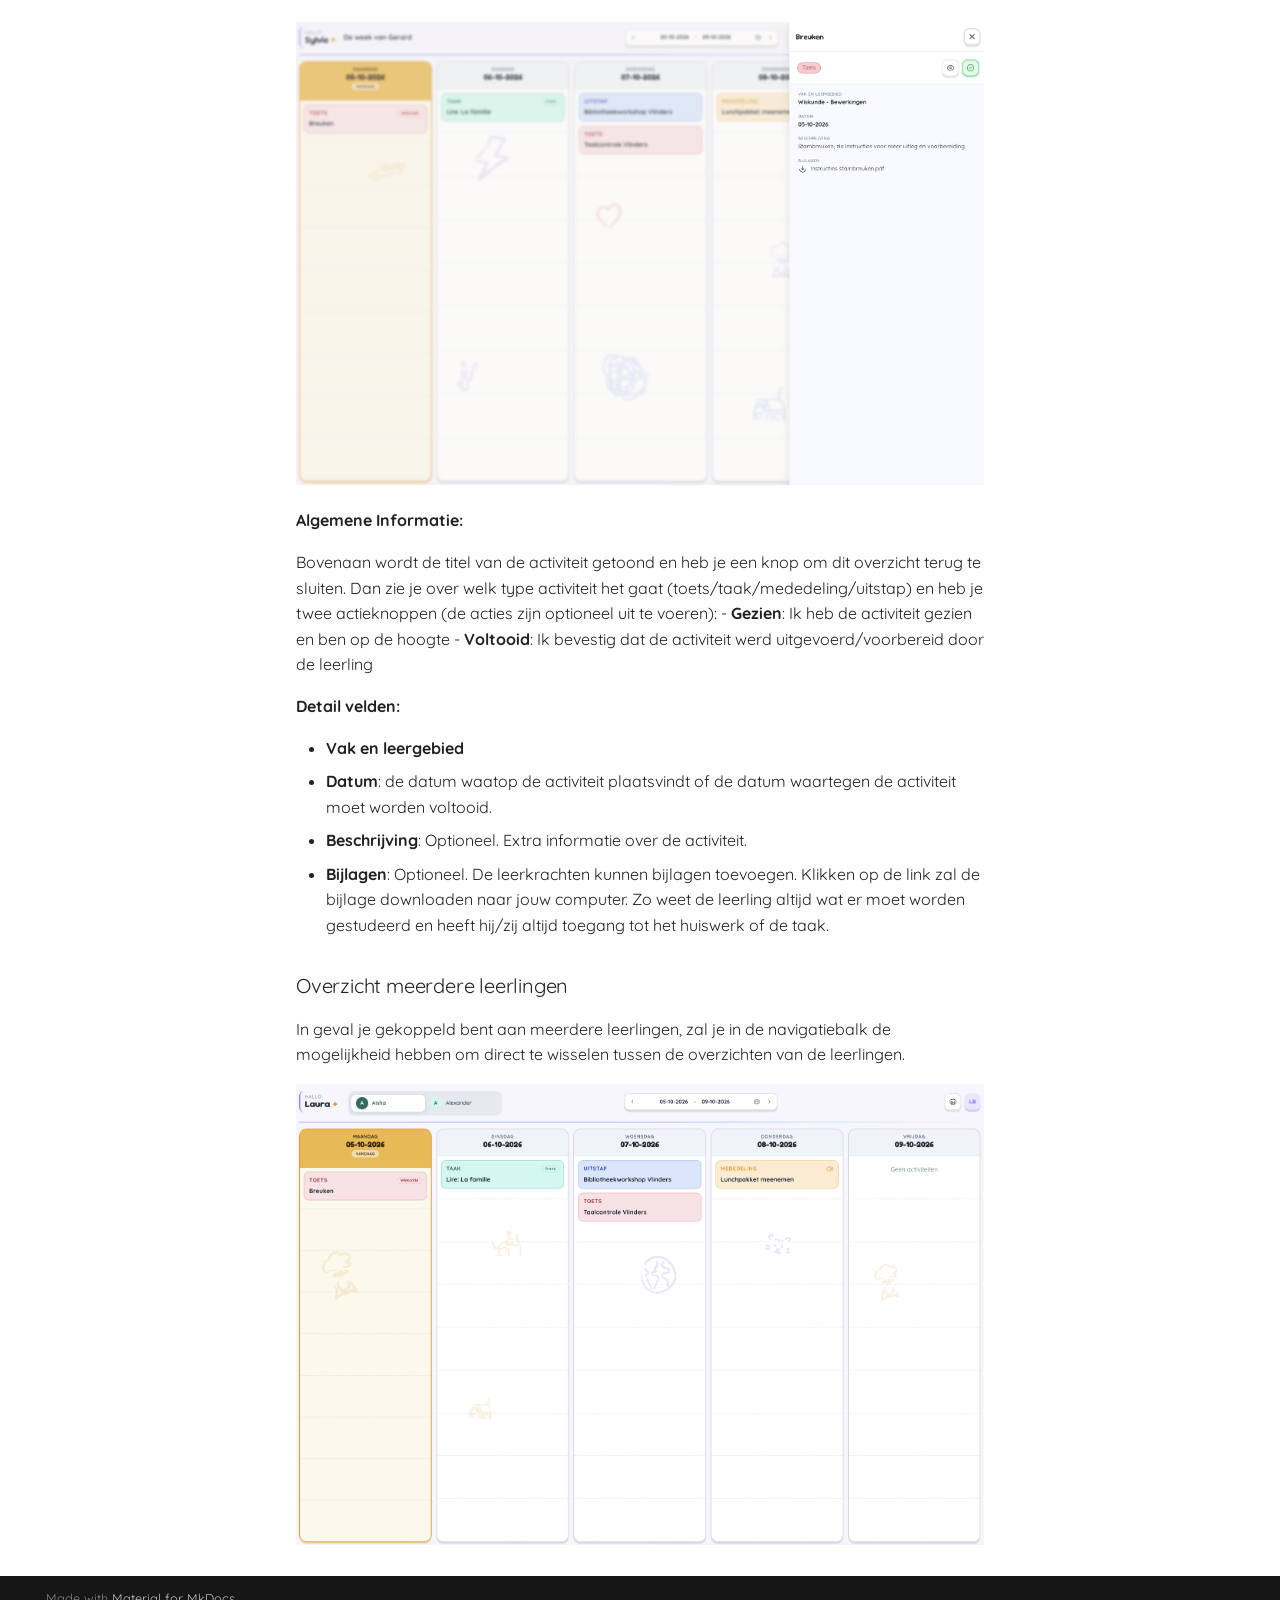
<file: 5 Voor ouders en voogden/Weekoverzicht/index.html>
<!doctype html>
<html lang="nl" class="no-js">
  <head>
    
      <meta charset="utf-8">
      <meta name="viewport" content="width=device-width,initial-scale=1">
      
      
      
      
        <link rel="prev" href="../Uitnodigingen/">
      
      
      
        
      
      
      <link rel="icon" href="../../assets/favicon.png">
      <meta name="generator" content="mkdocs-1.6.1, mkdocs-material-9.7.7">
    
    
      
        <title>Weekoverzicht - Klask Kenniscentrum</title>
      
    
    
      <link rel="stylesheet" href="../../assets/stylesheets/main.ec1eaa64.min.css">
      
      


    
    
      
    
    
      
        
        
        <link rel="preconnect" href="https://fonts.gstatic.com" crossorigin>
        <link rel="stylesheet" href="https://fonts.googleapis.com/css?family=Roboto:300,300i,400,400i,700,700i%7CRoboto+Mono:400,400i,700,700i&display=fallback">
        <style>:root{--md-text-font:"Roboto";--md-code-font:"Roboto Mono"}</style>
      
    
    
      <link rel="stylesheet" href="../../stylesheets/master-design-system.css">
    
      <link rel="stylesheet" href="../../stylesheets/material-overrides.css">
    
    <script>__md_scope=new URL("../..",location),__md_hash=e=>[...e].reduce(((e,_)=>(e<<5)-e+_.charCodeAt(0)),0),__md_get=(e,_=localStorage,t=__md_scope)=>JSON.parse(_.getItem(t.pathname+"."+e)),__md_set=(e,_,t=localStorage,a=__md_scope)=>{try{t.setItem(a.pathname+"."+e,JSON.stringify(_))}catch(e){}}</script>
    
      

    
    
  </head>
  
  
    <body dir="ltr">
  
    
    <input class="md-toggle" data-md-toggle="drawer" type="checkbox" id="__drawer" autocomplete="off">
    <input class="md-toggle" data-md-toggle="search" type="checkbox" id="__search" autocomplete="off">
    <label class="md-overlay" for="__drawer"></label>
    <div data-md-component="skip">
      
        
        <a href="#weekoverzicht" class="md-skip">
          Ga naar inhoud
        </a>
      
    </div>
    <div data-md-component="announce">
      
    </div>
    
    
      

  

<header class="md-header md-header--shadow" data-md-component="header">
  <nav class="md-header__inner md-grid" aria-label="Header">
    <a href="../.." title="Klask Kenniscentrum" class="md-header__button md-logo" aria-label="Klask Kenniscentrum" data-md-component="logo">
      
  <img src="../../assets/Logo_KLASK.webp" alt="logo">

    </a>
    <label class="md-header__button md-icon" for="__drawer">
      
      <svg xmlns="http://www.w3.org/2000/svg" viewBox="0 0 24 24"><path d="M3 6h18v2H3zm0 5h18v2H3zm0 5h18v2H3z"/></svg>
    </label>
    <div class="md-header__title" data-md-component="header-title">
      <div class="md-header__ellipsis">
        <div class="md-header__topic">
          <span class="md-ellipsis">
            Klask Kenniscentrum
          </span>
        </div>
        <div class="md-header__topic" data-md-component="header-topic">
          <span class="md-ellipsis">
            
              Weekoverzicht
            
          </span>
        </div>
      </div>
    </div>
    
    
      <script>var palette=__md_get("__palette");if(palette&&palette.color){if("(prefers-color-scheme)"===palette.color.media){var media=matchMedia("(prefers-color-scheme: light)"),input=document.querySelector(media.matches?"[data-md-color-media='(prefers-color-scheme: light)']":"[data-md-color-media='(prefers-color-scheme: dark)']");palette.color.media=input.getAttribute("data-md-color-media"),palette.color.scheme=input.getAttribute("data-md-color-scheme"),palette.color.primary=input.getAttribute("data-md-color-primary"),palette.color.accent=input.getAttribute("data-md-color-accent")}for(var[key,value]of Object.entries(palette.color))document.body.setAttribute("data-md-color-"+key,value)}</script>
    
    
    
      
      
        <label class="md-header__button md-icon" for="__search">
          
          <svg xmlns="http://www.w3.org/2000/svg" viewBox="0 0 24 24"><path d="M9.5 3A6.5 6.5 0 0 1 16 9.5c0 1.61-.59 3.09-1.56 4.23l.27.27h.79l5 5-1.5 1.5-5-5v-.79l-.27-.27A6.52 6.52 0 0 1 9.5 16 6.5 6.5 0 0 1 3 9.5 6.5 6.5 0 0 1 9.5 3m0 2C7 5 5 7 5 9.5S7 14 9.5 14 14 12 14 9.5 12 5 9.5 5"/></svg>
        </label>
        <div class="md-search" data-md-component="search" role="dialog">
  <label class="md-search__overlay" for="__search"></label>
  <div class="md-search__inner" role="search">
    <form class="md-search__form" name="search">
      <input type="text" class="md-search__input" name="query" aria-label="Zoeken" placeholder="Zoeken" autocapitalize="off" autocorrect="off" autocomplete="off" spellcheck="false" data-md-component="search-query" required>
      <label class="md-search__icon md-icon" for="__search">
        
        <svg xmlns="http://www.w3.org/2000/svg" viewBox="0 0 24 24"><path d="M9.5 3A6.5 6.5 0 0 1 16 9.5c0 1.61-.59 3.09-1.56 4.23l.27.27h.79l5 5-1.5 1.5-5-5v-.79l-.27-.27A6.52 6.52 0 0 1 9.5 16 6.5 6.5 0 0 1 3 9.5 6.5 6.5 0 0 1 9.5 3m0 2C7 5 5 7 5 9.5S7 14 9.5 14 14 12 14 9.5 12 5 9.5 5"/></svg>
        
        <svg xmlns="http://www.w3.org/2000/svg" viewBox="0 0 24 24"><path d="M20 11v2H8l5.5 5.5-1.42 1.42L4.16 12l7.92-7.92L13.5 5.5 8 11z"/></svg>
      </label>
      <nav class="md-search__options" aria-label="Zoeken">
        
        <button type="reset" class="md-search__icon md-icon" title="Leegmaken" aria-label="Leegmaken" tabindex="-1">
          
          <svg xmlns="http://www.w3.org/2000/svg" viewBox="0 0 24 24"><path d="M19 6.41 17.59 5 12 10.59 6.41 5 5 6.41 10.59 12 5 17.59 6.41 19 12 13.41 17.59 19 19 17.59 13.41 12z"/></svg>
        </button>
      </nav>
      
    </form>
    <div class="md-search__output">
      <div class="md-search__scrollwrap" tabindex="0" data-md-scrollfix>
        <div class="md-search-result" data-md-component="search-result">
          <div class="md-search-result__meta">
            Zoeken initialiseren
          </div>
          <ol class="md-search-result__list" role="presentation"></ol>
        </div>
      </div>
    </div>
  </div>
</div>
      
    
    
  </nav>
  
</header>
    
    <div class="md-container" data-md-component="container">
      
      
        
          
        
      
      <main class="md-main" data-md-component="main">
        <div class="md-main__inner md-grid">
          
            
              
              <div class="md-sidebar md-sidebar--primary" data-md-component="sidebar" data-md-type="navigation" >
                <div class="md-sidebar__scrollwrap">
                  <div class="md-sidebar__inner">
                    



<nav class="md-nav md-nav--primary" aria-label="Navigatie" data-md-level="0">
  <label class="md-nav__title" for="__drawer">
    <a href="../.." title="Klask Kenniscentrum" class="md-nav__button md-logo" aria-label="Klask Kenniscentrum" data-md-component="logo">
      
  <img src="../../assets/Logo_KLASK.webp" alt="logo">

    </a>
    Klask Kenniscentrum
  </label>
  
  <ul class="md-nav__list" data-md-scrollfix>
    
      
      
  
  
  
  
    <li class="md-nav__item">
      <a href="../.." class="md-nav__link">
        
  
  
  <span class="md-ellipsis">
    
  
    Klask Help
  

    
  </span>
  
  

      </a>
    </li>
  

    
      
      
  
  
  
  
    
    
    
    
    
    <li class="md-nav__item md-nav__item--nested">
      
        
        
        <input class="md-nav__toggle md-toggle " type="checkbox" id="__nav_2" >
        
          
          <label class="md-nav__link" for="__nav_2" id="__nav_2_label" tabindex="0">
            
  
  
  <span class="md-ellipsis">
    
  
    1 Changelog
  

    
  </span>
  
  

            <span class="md-nav__icon md-icon"></span>
          </label>
        
        <nav class="md-nav" data-md-level="1" aria-labelledby="__nav_2_label" aria-expanded="false">
          <label class="md-nav__title" for="__nav_2">
            <span class="md-nav__icon md-icon"></span>
            
  
    1 Changelog
  

          </label>
          <ul class="md-nav__list" data-md-scrollfix>
            
              
                
  
  
  
  
    <li class="md-nav__item">
      <a href="../../1%20Changelog/v_0_6_2_0/" class="md-nav__link">
        
  
  
  <span class="md-ellipsis">
    
  
    05/10/2026
  

    
  </span>
  
  

      </a>
    </li>
  

              
            
              
                
  
  
  
  
    <li class="md-nav__item">
      <a href="../../1%20Changelog/version_0.6.2.1/" class="md-nav__link">
        
  
  
  <span class="md-ellipsis">
    
  
    11/10/2026
  

    
  </span>
  
  

      </a>
    </li>
  

              
            
          </ul>
        </nav>
      
    </li>
  

    
      
      
  
  
  
  
    
    
    
    
    
    <li class="md-nav__item md-nav__item--nested">
      
        
        
        <input class="md-nav__toggle md-toggle " type="checkbox" id="__nav_3" >
        
          
          <label class="md-nav__link" for="__nav_3" id="__nav_3_label" tabindex="0">
            
  
  
  <span class="md-ellipsis">
    
  
    2 Aan de slag
  

    
  </span>
  
  

            <span class="md-nav__icon md-icon"></span>
          </label>
        
        <nav class="md-nav" data-md-level="1" aria-labelledby="__nav_3_label" aria-expanded="false">
          <label class="md-nav__title" for="__nav_3">
            <span class="md-nav__icon md-icon"></span>
            
  
    2 Aan de slag
  

          </label>
          <ul class="md-nav__list" data-md-scrollfix>
            
              
                
  
  
  
  
    <li class="md-nav__item">
      <a href="../../2%20Aan%20de%20slag/aanmelden/" class="md-nav__link">
        
  
  
  <span class="md-ellipsis">
    
  
    Aanmelden
  

    
  </span>
  
  

      </a>
    </li>
  

              
            
          </ul>
        </nav>
      
    </li>
  

    
      
      
  
  
  
  
    
    
    
    
    
    <li class="md-nav__item md-nav__item--nested">
      
        
        
        <input class="md-nav__toggle md-toggle " type="checkbox" id="__nav_4" >
        
          
          <label class="md-nav__link" for="__nav_4" id="__nav_4_label" tabindex="0">
            
  
  
  <span class="md-ellipsis">
    
  
    3 Voor leerkrachten
  

    
  </span>
  
  

            <span class="md-nav__icon md-icon"></span>
          </label>
        
        <nav class="md-nav" data-md-level="1" aria-labelledby="__nav_4_label" aria-expanded="false">
          <label class="md-nav__title" for="__nav_4">
            <span class="md-nav__icon md-icon"></span>
            
  
    3 Voor leerkrachten
  

          </label>
          <ul class="md-nav__list" data-md-scrollfix>
            
              
                
  
  
  
  
    <li class="md-nav__item">
      <a href="../../3%20Voor%20leerkrachten/Activiteiten-aanmaken-en-bewerken/" class="md-nav__link">
        
  
  
  <span class="md-ellipsis">
    
  
    Activiteiten aanmaken en bewerken
  

    
  </span>
  
  

      </a>
    </li>
  

              
            
              
                
  
  
  
  
    <li class="md-nav__item">
      <a href="../../3%20Voor%20leerkrachten/Mijn-leerlingen/" class="md-nav__link">
        
  
  
  <span class="md-ellipsis">
    
  
    Mijn leerlingen
  

    
  </span>
  
  

      </a>
    </li>
  

              
            
              
                
  
  
  
  
    <li class="md-nav__item">
      <a href="../../3%20Voor%20leerkrachten/Taakopvolging/" class="md-nav__link">
        
  
  
  <span class="md-ellipsis">
    
  
    Taakopvolging
  

    
  </span>
  
  

      </a>
    </li>
  

              
            
          </ul>
        </nav>
      
    </li>
  

    
      
      
  
  
  
  
    
    
    
    
    
    <li class="md-nav__item md-nav__item--nested">
      
        
        
        <input class="md-nav__toggle md-toggle " type="checkbox" id="__nav_5" >
        
          
          <label class="md-nav__link" for="__nav_5" id="__nav_5_label" tabindex="0">
            
  
  
  <span class="md-ellipsis">
    
  
    4 Voor schoolbeheerders
  

    
  </span>
  
  

            <span class="md-nav__icon md-icon"></span>
          </label>
        
        <nav class="md-nav" data-md-level="1" aria-labelledby="__nav_5_label" aria-expanded="false">
          <label class="md-nav__title" for="__nav_5">
            <span class="md-nav__icon md-icon"></span>
            
  
    4 Voor schoolbeheerders
  

          </label>
          <ul class="md-nav__list" data-md-scrollfix>
            
              
                
  
  
  
  
    <li class="md-nav__item">
      <a href="../../4%20Voor%20schoolbeheerders/Gebruikersbeheer/" class="md-nav__link">
        
  
  
  <span class="md-ellipsis">
    
  
    Gebruikersbeheer
  

    
  </span>
  
  

      </a>
    </li>
  

              
            
          </ul>
        </nav>
      
    </li>
  

    
      
      
  
  
    
  
  
  
    
    
    
    
    
    <li class="md-nav__item md-nav__item--active md-nav__item--nested">
      
        
        
        <input class="md-nav__toggle md-toggle " type="checkbox" id="__nav_6" checked>
        
          
          <label class="md-nav__link" for="__nav_6" id="__nav_6_label" tabindex="0">
            
  
  
  <span class="md-ellipsis">
    
  
    5 Voor ouders en voogden
  

    
  </span>
  
  

            <span class="md-nav__icon md-icon"></span>
          </label>
        
        <nav class="md-nav" data-md-level="1" aria-labelledby="__nav_6_label" aria-expanded="true">
          <label class="md-nav__title" for="__nav_6">
            <span class="md-nav__icon md-icon"></span>
            
  
    5 Voor ouders en voogden
  

          </label>
          <ul class="md-nav__list" data-md-scrollfix>
            
              
                
  
  
  
  
    <li class="md-nav__item">
      <a href="../Uitnodigingen/" class="md-nav__link">
        
  
  
  <span class="md-ellipsis">
    
  
    Uitnodigingen
  

    
  </span>
  
  

      </a>
    </li>
  

              
            
              
                
  
  
    
  
  
  
    <li class="md-nav__item md-nav__item--active">
      
      <input class="md-nav__toggle md-toggle" type="checkbox" id="__toc">
      
      
        
      
      
        <label class="md-nav__link md-nav__link--active" for="__toc">
          
  
  
  <span class="md-ellipsis">
    
  
    Weekoverzicht
  

    
  </span>
  
  

          <span class="md-nav__icon md-icon"></span>
        </label>
      
      <a href="./" class="md-nav__link md-nav__link--active">
        
  
  
  <span class="md-ellipsis">
    
  
    Weekoverzicht
  

    
  </span>
  
  

      </a>
      
        

<nav class="md-nav md-nav--secondary" aria-label="Inhoudsopgave">
  
  
  
    
  
  
    <label class="md-nav__title" for="__toc">
      <span class="md-nav__icon md-icon"></span>
      Inhoudsopgave
    </label>
    <ul class="md-nav__list" data-md-component="toc" data-md-scrollfix>
      
        <li class="md-nav__item">
  <a href="#de-weekplanner" class="md-nav__link">
    <span class="md-ellipsis">
      
        De weekplanner
      
    </span>
  </a>
  
    <nav class="md-nav" aria-label="De weekplanner">
      <ul class="md-nav__list">
        
          <li class="md-nav__item">
  <a href="#navigatiebalk" class="md-nav__link">
    <span class="md-ellipsis">
      
        Navigatiebalk
      
    </span>
  </a>
  
</li>
        
          <li class="md-nav__item">
  <a href="#weekoverzicht_1" class="md-nav__link">
    <span class="md-ellipsis">
      
        Weekoverzicht
      
    </span>
  </a>
  
    <nav class="md-nav" aria-label="Weekoverzicht">
      <ul class="md-nav__list">
        
          <li class="md-nav__item">
  <a href="#activiteit-openen" class="md-nav__link">
    <span class="md-ellipsis">
      
        Activiteit openen
      
    </span>
  </a>
  
</li>
        
      </ul>
    </nav>
  
</li>
        
          <li class="md-nav__item">
  <a href="#overzicht-meerdere-leerlingen" class="md-nav__link">
    <span class="md-ellipsis">
      
        Overzicht meerdere leerlingen
      
    </span>
  </a>
  
</li>
        
      </ul>
    </nav>
  
</li>
      
    </ul>
  
</nav>
      
    </li>
  

              
            
          </ul>
        </nav>
      
    </li>
  

    
  </ul>
</nav>
                  </div>
                </div>
              </div>
            
            
              
              <div class="md-sidebar md-sidebar--secondary" data-md-component="sidebar" data-md-type="toc" >
                <div class="md-sidebar__scrollwrap">
                  <div class="md-sidebar__inner">
                    

<nav class="md-nav md-nav--secondary" aria-label="Inhoudsopgave">
  
  
  
    
  
  
    <label class="md-nav__title" for="__toc">
      <span class="md-nav__icon md-icon"></span>
      Inhoudsopgave
    </label>
    <ul class="md-nav__list" data-md-component="toc" data-md-scrollfix>
      
        <li class="md-nav__item">
  <a href="#de-weekplanner" class="md-nav__link">
    <span class="md-ellipsis">
      
        De weekplanner
      
    </span>
  </a>
  
    <nav class="md-nav" aria-label="De weekplanner">
      <ul class="md-nav__list">
        
          <li class="md-nav__item">
  <a href="#navigatiebalk" class="md-nav__link">
    <span class="md-ellipsis">
      
        Navigatiebalk
      
    </span>
  </a>
  
</li>
        
          <li class="md-nav__item">
  <a href="#weekoverzicht_1" class="md-nav__link">
    <span class="md-ellipsis">
      
        Weekoverzicht
      
    </span>
  </a>
  
    <nav class="md-nav" aria-label="Weekoverzicht">
      <ul class="md-nav__list">
        
          <li class="md-nav__item">
  <a href="#activiteit-openen" class="md-nav__link">
    <span class="md-ellipsis">
      
        Activiteit openen
      
    </span>
  </a>
  
</li>
        
      </ul>
    </nav>
  
</li>
        
          <li class="md-nav__item">
  <a href="#overzicht-meerdere-leerlingen" class="md-nav__link">
    <span class="md-ellipsis">
      
        Overzicht meerdere leerlingen
      
    </span>
  </a>
  
</li>
        
      </ul>
    </nav>
  
</li>
      
    </ul>
  
</nav>
                  </div>
                </div>
              </div>
            
          
          
            <div class="md-content" data-md-component="content">
              
              <article class="md-content__inner md-typeset">
                
                  



<h1 id="weekoverzicht">Weekoverzicht</h1>
<p>Veel van de functionaliteit in het weekoverzicht is hetzelfde ongeacht het aantal kinderen waarmee je gelinkt bent. </p>
<h2 id="de-weekplanner">De weekplanner</h2>
<p><img alt="Weekoverzicht ouders" src="../../assets/5_voor_ouders_voogden/weekplanner/guardian_weekplanner_overview_desktop.webp" /></p>
<h3 id="navigatiebalk">Navigatiebalk</h3>
<ul>
<li><strong>Begroeting</strong></li>
<li>De week van <strong>"Leerling"</strong></li>
<li><strong>Datumnavigatie</strong>: Het overzicht is altijd de schoolweek en toont altijd vijf dagen (maandag tot en met vrijdag). Met de pijltjes kan je vlot navigeren naar een eerdere week of een week in de toekomst. Klikken op de het kalendertje brengt je terug naar de huidige week.</li>
<li><strong>Print</strong>: Het weekoverzicht kan afgedrukt worden. De selectie van de printopdracht is de actieve week in het overzicht. Je kan de planning afdrukken zoals je die ziet op het scherm of kiezen voor een eenvoudige lijstweergave.</li>
<li><strong>Avatar</strong>: Dit opent een contextmenu waar je meldingen ksn raadplegen en afmelden.</li>
</ul>
<h3 id="weekoverzicht_1">Weekoverzicht</h3>
<p>De dag van vandaag staat visueel aangeduid met een oker kleur.
In het overzicht kan je snel zien wat de leerling op die dag gepland heeft.</p>
<p>Elk type heeft een unieke kleurcode en het onderwerp van de activiteit. Optioneel kan de leerkracht ook het vak erbij vermelden.</p>
<ul>
<li><strong>Rood</strong>: Toets</li>
<li><strong>Groen</strong>: Taak of huiswerk</li>
<li><strong>Blauw</strong>: Uitstap</li>
<li><strong>Oker</strong>: Mededeling</li>
</ul>
<h4 id="activiteit-openen">Activiteit openen</h4>
<p>Door te klikken op een activiteit, opent aan de rechterzijde van het scherm een detail overzicht.</p>
<p><img alt="Detailoverzicht activiteit voor ouders" src="../../assets/5_voor_ouders_voogden/weekplanner/guardian_activity_detail_desktop.webp" /></p>
<p><strong>Algemene Informatie:</strong></p>
<p>Bovenaan wordt de titel van de activiteit getoond en heb je een knop om dit overzicht terug te sluiten.
Dan zie je over welk type activiteit het gaat (toets/taak/mededeling/uitstap) en heb je twee actieknoppen (de acties zijn optioneel uit te voeren):
- <strong>Gezien</strong>: Ik heb de activiteit gezien en ben op de hoogte
- <strong>Voltooid</strong>: Ik bevestig dat de activiteit werd uitgevoerd/voorbereid door de leerling</p>
<p><strong>Detail velden:</strong></p>
<ul>
<li><strong>Vak en leergebied</strong></li>
<li><strong>Datum</strong>: de datum waatop de activiteit plaatsvindt of de datum waartegen de activiteit moet worden voltooid.</li>
<li><strong>Beschrijving</strong>: Optioneel. Extra informatie over de activiteit.</li>
<li><strong>Bijlagen</strong>: Optioneel. De leerkrachten kunnen bijlagen toevoegen. Klikken op de link zal de bijlage downloaden naar jouw computer. Zo weet de leerling altijd wat er moet worden gestudeerd en heeft hij/zij altijd toegang tot het huiswerk of de taak.</li>
</ul>
<h3 id="overzicht-meerdere-leerlingen">Overzicht meerdere leerlingen</h3>
<p>In geval je gekoppeld bent aan meerdere leerlingen, zal je in de navigatiebalk de mogelijkheid hebben om direct te wisselen tussen de overzichten van de leerlingen. </p>
<p><img alt="guardian_overview_multiple_students.webp" src="../../assets/5_voor_ouders_voogden/weekplanner/guardian_overview_multiple_students.webp" /></p>












                
              </article>
            </div>
          
          
<script>var target=document.getElementById(location.hash.slice(1));target&&target.name&&(target.checked=target.name.startsWith("__tabbed_"))</script>
        </div>
        
      </main>
      
        <footer class="md-footer">
  
  <div class="md-footer-meta md-typeset">
    <div class="md-footer-meta__inner md-grid">
      <div class="md-copyright">
  
  
    Made with
    <a href="https://squidfunk.github.io/mkdocs-material/" target="_blank" rel="noopener">
      Material for MkDocs
    </a>
  
</div>
      
    </div>
  </div>
</footer>
      
    </div>
    <div class="md-dialog" data-md-component="dialog">
      <div class="md-dialog__inner md-typeset"></div>
    </div>
    
    
    
      
      
      <script id="__config" type="application/json">{"annotate": null, "base": "../..", "features": [], "search": "../../assets/javascripts/workers/search.2c215733.min.js", "tags": null, "translations": {"clipboard.copied": "Gekopieerd naar klembord", "clipboard.copy": "Kopi\u00ebren naar klembord", "search.result.more.one": "1 extra overeenkomst op deze pagina", "search.result.more.other": "# extra overeenkomsten op deze pagina", "search.result.none": "Geen overeenkomende documenten", "search.result.one": "1 overeenkomende document", "search.result.other": "# overeenkomende documenten", "search.result.placeholder": "Typ om te beginnen met zoeken", "search.result.term.missing": "Ontbreekt", "select.version": "Selecteer versie"}, "version": null}</script>
    
    
      <script src="../../assets/javascripts/bundle.d7400e89.min.js"></script>
      
    
  </body>
</html>
</file>
<file: stylesheets/master-design-system.css>
@import url('https://fonts.googleapis.com/css2?family=Nunito:wght@400;600;700;800&display=swap');
@import url('https://fonts.googleapis.com/css2?family=Fredoka:wght@300..700&display=swap');
@import url('https://fonts.googleapis.com/css2?family=Quicksand:wght@300..700&display=swap');
@import url('https://fonts.googleapis.com/css2?family=Sour+Gummy:ital,wght@0,100..900;1,100..900&display=swap');

:root{
    /* Colors*/
    --white: #ffffff;
    --divider: linear-gradient(90deg, #A78BFA 0%, #60A5FA 50%, rgba(0, 0, 0, 0.00) 100%);
    --bg-gradient: linear-gradient(145deg, #F8F7FF 12.17%, #FAFAFA 50%, rgb(139, 92, 246) 93.83%);
    --new-bg-gradient: linear-gradient(to right, #ede9fe, #efecfe, #f1efff, #f3f1ff, #f5f4ff, #f4f4ff, #f3f3ff, #f2f3ff, #edf1ff, #e8eeff, #e2ecfe, #dbeafe);
    
    /* Purple */
    --primary: #A78BFA;
    --primary-strong: #8B5CF6;
    --primary-soft: rgb(139, 92, 246, 0.28);
    --primary-bg: #F8F7FF;

    /* Red */
    --danger: #fb7185;
    --danger-soft: rgba(244, 63, 94, 0.28);
    --danger-surface: #FFE4E6;
    --danger-strong: #BE123C;
    
    /* Green */
    --success: #34d399;
    --success-soft: #DCFCE7;
    --success-strong: #10B981;
    
    /* Blue */
    --info: #60a5fa;
    --info-bg: #F1F5F9;
    --info-soft: rgb(59, 130, 246, 0.28);
    --info-surface: #DBEAFE;
    --info-strong: #3B82F6;

    /* Orange */
    --warning: #F8BD4F;
    --warning-strong: #F59E0B;
    --warning-soft: rgba(245, 158, 11, 0.28);
    --warning-surface: #FFEDD5;

    /* Cyan */
    --accent: #22D3EE;
    --accent-strong: #06B6D4;
    --accent-soft: rgba(6, 182, 212, 0.28);
    --accent-surface: #CFFAFE;
    
    --border-color: rgba(30, 41, 59, 0.14);
    --border-color-subtle: rgba(30, 41, 59, 0.08);
    --shadow-color: rgba(30, 41, 59, 0.12);
    --shadow-color-soft: rgba(30, 41, 59, 0.06);

    --detail-surface: #f8fbff;

    --text-color-default: #1e293b;
    --text-color-muted: #64748b;
    --text-color-soft: #94a3b8;
    
    /* Radius */

    --radius-sm: 14px;
    --radius-md: 20px;
    --radius-lg: 28px;
    --radius-xl: 36px;
    --radius-pill: 999px;
    
    /* Spacing */

    --space-1: 4px;
    --space-2: 8px;
    --space-3: 12px;
    --space-4: 16px;
    --space-5: 20px;
    --space-6: 24px;
    --space-7: 32px;

    /* Overlay layers */

    --z-side-panel: 1300;
    --z-dialog: 1400;
    
    /* Fonts */

    --title-font: "Sour Gummy", "Comic Neue", ui-rounded, system-ui, sans-serif;
    --display-font: "Fredoka", "Sour Gummy", sans-serif;
    --text-font: "Quicksand", "Nunito", sans-serif;
    --number-font: "Nunito", sans-serif;
    
    --font-weight-regular: 400;
    --font-weight-medium: 600;
    --font-weight-bold: 700;
    --font-weight-extrabold: 800;
    
    /* Type scale (rem) */
    --text-2xs: 0.76rem;
    --text-xs: 0.875rem;
    --text-sm: 1rem;
    --text-md: 1.0625rem;
    --text-base: 1.125rem;
    --text-lg: 1.1875rem;
    --text-xl: 1.25rem;
    --text-xxl: 1.5rem;
    --text-display: 2.25rem;
    --text-panel-title: 1.375rem;
    --text-detail: 0.9375rem;
    --text-overline: 0.6875rem;
}
</file>
<file: stylesheets/material-overrides.css>
:root {
    --md-text-font: var(--text-font);
}

.md-header {
    background-color: var(--white);
    color: var(--text-color-default);
}

.md-search__form {
    background-color: var(--white);
    border: 1px solid var(--text-color-muted);
    border-radius: var(--radius-sm);
}

.md-search__input {
    color: var(--text-color-default);
}

.md-search__input::placeholder,
.md-search__icon {
    color: var(--text-color-muted);
}

.md-search__icon[for=__search]{
    color: var(--text-color-muted);
}

.md-search__input::placeholder {
    opacity: 1;
}
</file>
<file: assets/stylesheets/main.ec1eaa64.min.css>
@charset "UTF-8";html{-webkit-text-size-adjust:none;-moz-text-size-adjust:none;text-size-adjust:none;box-sizing:border-box}*,:after,:before{box-sizing:inherit}@media (prefers-reduced-motion){*,:after,:before{transition:none!important}}body{margin:0}a,button,input,label{-webkit-tap-highlight-color:transparent}a{color:inherit;text-decoration:none}hr{border:0;box-sizing:initial;display:block;height:.05rem;overflow:visible;padding:0}small{font-size:80%}sub,sup{line-height:1em}img{border-style:none}table{border-collapse:initial;border-spacing:0}td,th{font-weight:400;vertical-align:top}button{background:#0000;border:0;font-family:inherit;font-size:inherit;margin:0;padding:0}input{border:0;outline:none}:root{--md-primary-fg-color:#4051b5;--md-primary-fg-color--light:#5d6cc0;--md-primary-fg-color--dark:#303fa1;--md-primary-bg-color:#fff;--md-primary-bg-color--light:#ffffffb3;--md-accent-fg-color:#526cfe;--md-accent-fg-color--transparent:#526cfe1a;--md-accent-bg-color:#fff;--md-accent-bg-color--light:#ffffffb3}[data-md-color-scheme=default]{color-scheme:light}[data-md-color-scheme=default] img[src$="#gh-dark-mode-only"],[data-md-color-scheme=default] img[src$="#only-dark"]{display:none}:root,[data-md-color-scheme=default]{--md-hue:225deg;--md-default-fg-color:#000000de;--md-default-fg-color--light:#0000008a;--md-default-fg-color--lighter:#00000052;--md-default-fg-color--lightest:#00000012;--md-default-bg-color:#fff;--md-default-bg-color--light:#ffffffb3;--md-default-bg-color--lighter:#ffffff4d;--md-default-bg-color--lightest:#ffffff1f;--md-code-fg-color:#36464e;--md-code-bg-color:#f5f5f5;--md-code-bg-color--light:#f5f5f5b3;--md-code-bg-color--lighter:#f5f5f54d;--md-code-hl-color:#4287ff;--md-code-hl-color--light:#4287ff1a;--md-code-hl-number-color:#d52a2a;--md-code-hl-special-color:#db1457;--md-code-hl-function-color:#a846b9;--md-code-hl-constant-color:#6e59d9;--md-code-hl-keyword-color:#3f6ec6;--md-code-hl-string-color:#1c7d4d;--md-code-hl-name-color:var(--md-code-fg-color);--md-code-hl-operator-color:var(--md-default-fg-color--light);--md-code-hl-punctuation-color:var(--md-default-fg-color--light);--md-code-hl-comment-color:var(--md-default-fg-color--light);--md-code-hl-generic-color:var(--md-default-fg-color--light);--md-code-hl-variable-color:var(--md-default-fg-color--light);--md-typeset-color:var(--md-default-fg-color);--md-typeset-a-color:var(--md-primary-fg-color);--md-typeset-del-color:#f5503d26;--md-typeset-ins-color:#0bd57026;--md-typeset-kbd-color:#fafafa;--md-typeset-kbd-accent-color:#fff;--md-typeset-kbd-border-color:#b8b8b8;--md-typeset-mark-color:#ffff0080;--md-typeset-table-color:#0000001f;--md-typeset-table-color--light:rgba(0,0,0,.035);--md-admonition-fg-color:var(--md-default-fg-color);--md-admonition-bg-color:var(--md-default-bg-color);--md-warning-fg-color:#000000de;--md-warning-bg-color:#ff9;--md-footer-fg-color:#fff;--md-footer-fg-color--light:#ffffffb3;--md-footer-fg-color--lighter:#ffffff73;--md-footer-bg-color:#000000de;--md-footer-bg-color--dark:#00000052;--md-shadow-z1:0 0.2rem 0.5rem #0000000d,0 0 0.05rem #0000001a;--md-shadow-z2:0 0.2rem 0.5rem #0000001a,0 0 0.05rem #00000040;--md-shadow-z3:0 0.2rem 0.5rem #0003,0 0 0.05rem #00000059}.md-icon svg{fill:currentcolor;display:block;height:1.2rem;width:1.2rem}body{-webkit-font-smoothing:antialiased;-moz-osx-font-smoothing:grayscale;--md-text-font-family:var(--md-text-font,_),-apple-system,BlinkMacSystemFont,Helvetica,Arial,sans-serif;--md-code-font-family:var(--md-code-font,_),SFMono-Regular,Consolas,Menlo,monospace}aside,body,input{font-feature-settings:"kern","liga";color:var(--md-typeset-color);font-family:var(--md-text-font-family)}code,kbd,pre{font-feature-settings:"kern";font-family:var(--md-code-font-family)}:root{--md-typeset-table-sort-icon:url('data:image/svg+xml;charset=utf-8,<svg xmlns="http://www.w3.org/2000/svg" viewBox="0 0 24 24"><path d="m18 21-4-4h3V7h-3l4-4 4 4h-3v10h3M2 19v-2h10v2M2 13v-2h7v2M2 7V5h4v2z"/></svg>');--md-typeset-table-sort-icon--asc:url('data:image/svg+xml;charset=utf-8,<svg xmlns="http://www.w3.org/2000/svg" viewBox="0 0 24 24"><path d="M19 17h3l-4 4-4-4h3V3h2M2 17h10v2H2M6 5v2H2V5m0 6h7v2H2z"/></svg>');--md-typeset-table-sort-icon--desc:url('data:image/svg+xml;charset=utf-8,<svg xmlns="http://www.w3.org/2000/svg" viewBox="0 0 24 24"><path d="M19 7h3l-4-4-4 4h3v14h2M2 17h10v2H2M6 5v2H2V5m0 6h7v2H2z"/></svg>')}.md-typeset{-webkit-print-color-adjust:exact;color-adjust:exact;font-size:.8rem;line-height:1.6;overflow-wrap:break-word}@media print{.md-typeset{font-size:.68rem}}.md-typeset blockquote,.md-typeset dl,.md-typeset figure,.md-typeset ol,.md-typeset pre,.md-typeset ul{margin-bottom:1em;margin-top:1em}.md-typeset h1{color:var(--md-default-fg-color--light);font-size:2em;line-height:1.3;margin:0 0 1.25em}.md-typeset h1,.md-typeset h2{font-weight:300;letter-spacing:-.01em}.md-typeset h2{font-size:1.5625em;line-height:1.4;margin:1.6em 0 .64em}.md-typeset h3{font-size:1.25em;font-weight:400;letter-spacing:-.01em;line-height:1.5;margin:1.6em 0 .8em}.md-typeset h2+h3{margin-top:.8em}.md-typeset h4{font-weight:700;letter-spacing:-.01em;margin:1em 0}.md-typeset h5,.md-typeset h6{color:var(--md-default-fg-color--light);font-size:.8em;font-weight:700;letter-spacing:-.01em;margin:1.25em 0}.md-typeset h5{text-transform:uppercase}.md-typeset h5 code{text-transform:none}.md-typeset hr{border-bottom:.05rem solid var(--md-default-fg-color--lightest);display:flow-root;margin:1.5em 0}.md-typeset a{color:var(--md-typeset-a-color);word-break:break-word}.md-typeset a,.md-typeset a:before{transition:color 125ms}.md-typeset a:focus,.md-typeset a:hover{color:var(--md-accent-fg-color)}.md-typeset a:focus code,.md-typeset a:hover code{background-color:var(--md-accent-fg-color--transparent);color:var(--md-accent-fg-color)}.md-typeset a code{color:var(--md-typeset-a-color)}.md-typeset a.focus-visible{outline-color:var(--md-accent-fg-color);outline-offset:.2rem}.md-typeset code,.md-typeset kbd,.md-typeset pre{color:var(--md-code-fg-color);direction:ltr;font-variant-ligatures:none;transition:background-color 125ms}@media print{.md-typeset code,.md-typeset kbd,.md-typeset pre{white-space:pre-wrap}}.md-typeset code{background-color:var(--md-code-bg-color);border-radius:.1rem;-webkit-box-decoration-break:clone;box-decoration-break:clone;font-size:.85em;padding:0 .2941176471em;transition:color 125ms,background-color 125ms;word-break:break-word}.md-typeset code:not(.focus-visible){-webkit-tap-highlight-color:transparent;outline:none}.md-typeset pre{display:flow-root;line-height:1.4;position:relative}.md-typeset pre>code{-webkit-box-decoration-break:slice;box-decoration-break:slice;box-shadow:none;display:block;margin:0;outline-color:var(--md-accent-fg-color);overflow:auto;padding:.7720588235em 1.1764705882em;scrollbar-color:var(--md-default-fg-color--lighter) #0000;scrollbar-width:thin;touch-action:auto;word-break:normal}.md-typeset pre>code:hover{scrollbar-color:var(--md-accent-fg-color) #0000}.md-typeset pre>code::-webkit-scrollbar{height:.2rem;width:.2rem}.md-typeset pre>code::-webkit-scrollbar-thumb{background-color:var(--md-default-fg-color--lighter)}.md-typeset pre>code::-webkit-scrollbar-thumb:hover{background-color:var(--md-accent-fg-color)}.md-typeset kbd{background-color:var(--md-typeset-kbd-color);border-radius:.1rem;box-shadow:0 .1rem 0 .05rem var(--md-typeset-kbd-border-color),0 .1rem 0 var(--md-typeset-kbd-border-color),0 -.1rem .2rem var(--md-typeset-kbd-accent-color) inset;color:var(--md-default-fg-color);display:inline-block;font-size:.75em;padding:0 .6666666667em;vertical-align:text-top;word-break:break-word}.md-typeset mark{background-color:var(--md-typeset-mark-color);-webkit-box-decoration-break:clone;box-decoration-break:clone;color:inherit;word-break:break-word}.md-typeset abbr{cursor:help;text-decoration:none}.md-typeset [data-preview],.md-typeset abbr{border-bottom:.05rem dotted var(--md-default-fg-color--light)}.md-typeset small{opacity:.75}[dir=ltr] .md-typeset sub,[dir=ltr] .md-typeset sup{margin-left:.078125em}[dir=rtl] .md-typeset sub,[dir=rtl] .md-typeset sup{margin-right:.078125em}[dir=ltr] .md-typeset blockquote{padding-left:.6rem}[dir=rtl] .md-typeset blockquote{padding-right:.6rem}[dir=ltr] .md-typeset blockquote{border-left:.2rem solid var(--md-default-fg-color--lighter)}[dir=rtl] .md-typeset blockquote{border-right:.2rem solid var(--md-default-fg-color--lighter)}.md-typeset blockquote{color:var(--md-default-fg-color--light);margin-left:0;margin-right:0}.md-typeset ul{list-style-type:disc}.md-typeset ul[type]{list-style-type:revert-layer}[dir=ltr] .md-typeset ol,[dir=ltr] .md-typeset ul{margin-left:.625em}[dir=rtl] .md-typeset ol,[dir=rtl] .md-typeset ul{margin-right:.625em}.md-typeset ol,.md-typeset ul{padding:0}.md-typeset ol:not([hidden]),.md-typeset ul:not([hidden]){display:flow-root}.md-typeset ol ol,.md-typeset ul ol{list-style-type:lower-alpha}.md-typeset ol ol ol,.md-typeset ul ol ol{list-style-type:lower-roman}.md-typeset ol ol ol ol,.md-typeset ul ol ol ol{list-style-type:upper-alpha}.md-typeset ol ol ol ol ol,.md-typeset ul ol ol ol ol{list-style-type:upper-roman}.md-typeset ol[type],.md-typeset ul[type]{list-style-type:revert-layer}[dir=ltr] .md-typeset ol li,[dir=ltr] .md-typeset ul li{margin-left:1.25em}[dir=rtl] .md-typeset ol li,[dir=rtl] .md-typeset ul li{margin-right:1.25em}.md-typeset ol li,.md-typeset ul li{margin-bottom:.5em}.md-typeset ol li blockquote,.md-typeset ol li p,.md-typeset ul li blockquote,.md-typeset ul li p{margin:.5em 0}.md-typeset ol li:last-child,.md-typeset ul li:last-child{margin-bottom:0}[dir=ltr] .md-typeset ol li ol,[dir=ltr] .md-typeset ol li ul,[dir=ltr] .md-typeset ul li ol,[dir=ltr] .md-typeset ul li ul{margin-left:.625em}[dir=rtl] .md-typeset ol li ol,[dir=rtl] .md-typeset ol li ul,[dir=rtl] .md-typeset ul li ol,[dir=rtl] .md-typeset ul li ul{margin-right:.625em}.md-typeset ol li ol,.md-typeset ol li ul,.md-typeset ul li ol,.md-typeset ul li ul{margin-bottom:.5em;margin-top:.5em}[dir=ltr] .md-typeset dd{margin-left:1.875em}[dir=rtl] .md-typeset dd{margin-right:1.875em}.md-typeset dd{margin-bottom:1.5em;margin-top:1em}.md-typeset img,.md-typeset svg,.md-typeset video{height:auto;max-width:100%}.md-typeset img[align=left]{margin:1em 1em 1em 0}.md-typeset img[align=right]{margin:1em 0 1em 1em}.md-typeset img[align]:only-child{margin-top:0}.md-typeset figure{display:flow-root;margin:1em auto;max-width:100%;text-align:center;width:fit-content}.md-typeset figure img{display:block;margin:0 auto}.md-typeset figcaption{font-style:italic;margin:1em auto;max-width:24rem}.md-typeset iframe{max-width:100%}.md-typeset table:not([class]){background-color:var(--md-default-bg-color);border:.05rem solid var(--md-typeset-table-color);border-radius:.1rem;display:inline-block;font-size:.64rem;max-width:100%;overflow:auto;touch-action:auto}@media print{.md-typeset table:not([class]){display:table}}.md-typeset table:not([class])+*{margin-top:1.5em}.md-typeset table:not([class]) td>:first-child,.md-typeset table:not([class]) th>:first-child{margin-top:0}.md-typeset table:not([class]) td>:last-child,.md-typeset table:not([class]) th>:last-child{margin-bottom:0}.md-typeset table:not([class]) td:not([align]),.md-typeset table:not([class]) th:not([align]){text-align:left}[dir=rtl] .md-typeset table:not([class]) td:not([align]),[dir=rtl] .md-typeset table:not([class]) th:not([align]){text-align:right}.md-typeset table:not([class]) th{font-weight:700;min-width:5rem;padding:.9375em 1.25em;vertical-align:top}.md-typeset table:not([class]) td{border-top:.05rem solid var(--md-typeset-table-color);padding:.9375em 1.25em;vertical-align:top}.md-typeset table:not([class]) tbody tr{transition:background-color 125ms}.md-typeset table:not([class]) tbody tr:hover{background-color:var(--md-typeset-table-color--light);box-shadow:0 .05rem 0 var(--md-default-bg-color) inset}.md-typeset table:not([class]) a{word-break:normal}.md-typeset table th[role=columnheader]{cursor:pointer}[dir=ltr] .md-typeset table th[role=columnheader]:after{margin-left:.5em}[dir=rtl] .md-typeset table th[role=columnheader]:after{margin-right:.5em}.md-typeset table th[role=columnheader]:after{content:"";display:inline-block;height:1.2em;-webkit-mask-image:var(--md-typeset-table-sort-icon);mask-image:var(--md-typeset-table-sort-icon);-webkit-mask-repeat:no-repeat;mask-repeat:no-repeat;-webkit-mask-size:contain;mask-size:contain;transition:background-color 125ms;vertical-align:text-bottom;width:1.2em}.md-typeset table th[role=columnheader]:hover:after{background-color:var(--md-default-fg-color--lighter)}.md-typeset table th[role=columnheader][aria-sort=ascending]:after{background-color:var(--md-default-fg-color--light);-webkit-mask-image:var(--md-typeset-table-sort-icon--asc);mask-image:var(--md-typeset-table-sort-icon--asc)}.md-typeset table th[role=columnheader][aria-sort=descending]:after{background-color:var(--md-default-fg-color--light);-webkit-mask-image:var(--md-typeset-table-sort-icon--desc);mask-image:var(--md-typeset-table-sort-icon--desc)}.md-typeset__scrollwrap{margin:1em -.8rem;overflow-x:auto;touch-action:auto}.md-typeset__table{display:inline-block;margin-bottom:.5em;padding:0 .8rem}@media print{.md-typeset__table{display:block}}html .md-typeset__table table{display:table;margin:0;overflow:hidden;width:100%}@media screen and (max-width:44.984375em){.md-content__inner>pre{margin:1em -.8rem}.md-content__inner>pre code{border-radius:0}}.md-typeset .md-author{border-radius:100%;display:block;flex-shrink:0;height:1.6rem;overflow:hidden;position:relative;transition:color 125ms,transform 125ms;width:1.6rem}.md-typeset .md-author img{display:block}.md-typeset .md-author--more{background:var(--md-default-fg-color--lightest);color:var(--md-default-fg-color--lighter);font-size:.6rem;font-weight:700;line-height:1.6rem;text-align:center}.md-typeset .md-author--long{height:2.4rem;width:2.4rem}.md-typeset a.md-author{transform:scale(1)}.md-typeset a.md-author img{border-radius:100%;filter:grayscale(100%) opacity(75%);transition:filter 125ms}.md-typeset a.md-author:focus,.md-typeset a.md-author:hover{transform:scale(1.1);z-index:1}.md-typeset a.md-author:focus img,.md-typeset a.md-author:hover img{filter:grayscale(0)}.md-banner{background-color:var(--md-footer-bg-color);color:var(--md-footer-fg-color);overflow:auto}@media print{.md-banner{display:none}}.md-banner--warning{background-color:var(--md-warning-bg-color);color:var(--md-warning-fg-color)}.md-banner__inner{font-size:.7rem;margin:.6rem auto;padding:0 .8rem}[dir=ltr] .md-banner__button{float:right}[dir=rtl] .md-banner__button{float:left}.md-banner__button{color:inherit;cursor:pointer;transition:opacity .25s}.no-js .md-banner__button{display:none}.md-banner__button:hover{opacity:.7}html{font-size:125%;height:100%;overflow-x:hidden}@media screen and (min-width:100em){html{font-size:137.5%}}@media screen and (min-width:125em){html{font-size:150%}}body{background-color:var(--md-default-bg-color);display:flex;flex-direction:column;font-size:.5rem;min-height:100%;position:relative;width:100%}@media print{body{display:block}}@media screen and (max-width:59.984375em){body[data-md-scrolllock]{position:fixed}}.md-grid{margin-left:auto;margin-right:auto;max-width:61rem}.md-container{display:flex;flex-direction:column;flex-grow:1}@media print{.md-container{display:block}}.md-main{flex-grow:1}.md-main__inner{display:flex;height:100%;margin-top:1.5rem}.md-ellipsis{overflow:hidden;text-overflow:ellipsis}.md-toggle{display:none}.md-option{height:0;opacity:0;position:absolute;width:0}.md-option:checked+label:not([hidden]){display:block}.md-option.focus-visible+label{outline-color:var(--md-accent-fg-color);outline-style:auto}.md-skip{background-color:var(--md-default-fg-color);border-radius:.1rem;color:var(--md-default-bg-color);font-size:.64rem;margin:.5rem;opacity:0;outline-color:var(--md-accent-fg-color);padding:.3rem .5rem;position:fixed;transform:translateY(.4rem);z-index:-1}.md-skip:focus{opacity:1;transform:translateY(0);transition:transform .25s cubic-bezier(.4,0,.2,1),opacity 175ms 75ms;z-index:10}@page{margin:25mm}:root{--md-clipboard-icon:url('data:image/svg+xml;charset=utf-8,<svg xmlns="http://www.w3.org/2000/svg" viewBox="0 0 24 24"><path d="M19 21H8V7h11m0-2H8a2 2 0 0 0-2 2v14a2 2 0 0 0 2 2h11a2 2 0 0 0 2-2V7a2 2 0 0 0-2-2m-3-4H4a2 2 0 0 0-2 2v14h2V3h12z"/></svg>')}.md-clipboard{border-radius:.1rem;color:var(--md-default-fg-color--lightest);cursor:pointer;height:1.5em;outline-color:var(--md-accent-fg-color);outline-offset:.1rem;transition:color .25s;width:1.5em;z-index:1}@media print{.md-clipboard{display:none}}.md-clipboard:not(.focus-visible){-webkit-tap-highlight-color:transparent;outline:none}:hover>.md-clipboard{color:var(--md-default-fg-color--light)}.md-clipboard:focus,.md-clipboard:hover{color:var(--md-accent-fg-color)}.md-clipboard:after{background-color:currentcolor;content:"";display:block;height:1.125em;margin:0 auto;-webkit-mask-image:var(--md-clipboard-icon);mask-image:var(--md-clipboard-icon);-webkit-mask-position:center;mask-position:center;-webkit-mask-repeat:no-repeat;mask-repeat:no-repeat;-webkit-mask-size:contain;mask-size:contain;width:1.125em}.md-clipboard--inline{cursor:pointer}.md-clipboard--inline code{transition:color .25s,background-color .25s}.md-clipboard--inline:focus code,.md-clipboard--inline:hover code{background-color:var(--md-accent-fg-color--transparent);color:var(--md-accent-fg-color)}:root{--md-code-select-icon:url('data:image/svg+xml;charset=utf-8,<svg xmlns="http://www.w3.org/2000/svg" viewBox="0 0 24 24"><path d="M19 19h-4v2h4c1.1 0 2-.9 2-2v-4h-2m0-12h-4v2h4v4h2V5c0-1.1-.9-2-2-2M5 5h4V3H5c-1.1 0-2 .9-2 2v4h2m0 6H3v4c0 1.1.9 2 2 2h4v-2H5zm2-4h2v2H7zm4 0h2v2h-2zm4 0h2v2h-2zM7 7h2v2H7zm4 0h2v2h-2zm4 0h2v2h-2zm-8 8h2v2H7zm4 0h2v2h-2zm4 0h2v2h-2z"/></svg>');--md-code-copy-icon:url('data:image/svg+xml;charset=utf-8,<svg xmlns="http://www.w3.org/2000/svg" viewBox="0 0 24 24"><path d="M19 21H8V7h11m0-2H8a2 2 0 0 0-2 2v14a2 2 0 0 0 2 2h11a2 2 0 0 0 2-2V7a2 2 0 0 0-2-2m-3-4H4a2 2 0 0 0-2 2v14h2V3h12z"/></svg>')}.md-typeset .md-code__content{display:grid}.md-code__nav{background-color:var(--md-code-bg-color--lighter);border-radius:.1rem;display:flex;gap:.2rem;padding:.2rem;position:absolute;right:.25em;top:.25em;transition:background-color .25s;z-index:1}:hover>.md-code__nav{background-color:var(--md-code-bg-color--light)}.md-code__button{color:var(--md-default-fg-color--lightest);cursor:pointer;display:block;height:1.5em;outline-color:var(--md-accent-fg-color);outline-offset:.1rem;transition:color .25s;width:1.5em}:hover>*>.md-code__button{color:var(--md-default-fg-color--light)}.md-code__button.focus-visible,.md-code__button:hover{color:var(--md-accent-fg-color)}.md-code__button--active{color:var(--md-default-fg-color)!important}.md-code__button:after{background-color:currentcolor;content:"";display:block;height:1.125em;margin:0 auto;-webkit-mask-position:center;mask-position:center;-webkit-mask-repeat:no-repeat;mask-repeat:no-repeat;-webkit-mask-size:contain;mask-size:contain;width:1.125em}.md-code__button[data-md-type=select]:after{-webkit-mask-image:var(--md-code-select-icon);mask-image:var(--md-code-select-icon)}.md-code__button[data-md-type=copy]:after{-webkit-mask-image:var(--md-code-copy-icon);mask-image:var(--md-code-copy-icon)}@keyframes consent{0%{opacity:0;transform:translateY(100%)}to{opacity:1;transform:translateY(0)}}@keyframes overlay{0%{opacity:0}to{opacity:1}}.md-consent__overlay{animation:overlay .25s both;-webkit-backdrop-filter:blur(.1rem);backdrop-filter:blur(.1rem);background-color:#0000008a;height:100%;opacity:1;position:fixed;top:0;width:100%;z-index:5}.md-consent__inner{animation:consent .5s cubic-bezier(.1,.7,.1,1) both;background-color:var(--md-default-bg-color);border:0;border-radius:.1rem;bottom:0;box-shadow:0 0 .2rem #0000001a,0 .2rem .4rem #0003;max-height:100%;overflow:auto;padding:0;position:fixed;width:100%;z-index:5}.md-consent__form{padding:.8rem}.md-consent__settings{display:none;margin:1em 0}input:checked+.md-consent__settings{display:block}.md-consent__controls{margin-bottom:.8rem}.md-typeset .md-consent__controls .md-button{display:inline}@media screen and (max-width:44.984375em){.md-typeset .md-consent__controls .md-button{display:block;margin-top:.4rem;text-align:center;width:100%}}.md-consent label{cursor:pointer}.md-content{flex-grow:1;min-width:0}.md-content__inner{margin:0 .8rem 1.2rem;padding-top:.6rem}@media screen and (min-width:76.25em){[dir=ltr] .md-sidebar--primary:not([hidden])~.md-content>.md-content__inner{margin-left:1.2rem}[dir=ltr] .md-sidebar--secondary:not([hidden])~.md-content>.md-content__inner,[dir=rtl] .md-sidebar--primary:not([hidden])~.md-content>.md-content__inner{margin-right:1.2rem}[dir=rtl] .md-sidebar--secondary:not([hidden])~.md-content>.md-content__inner{margin-left:1.2rem}}.md-content__inner:before{content:"";display:block;height:.4rem}.md-content__inner>:last-child{margin-bottom:0}[dir=ltr] .md-content__button{float:right}[dir=rtl] .md-content__button{float:left}[dir=ltr] .md-content__button{margin-left:.4rem}[dir=rtl] .md-content__button{margin-right:.4rem}.md-content__button{margin:.4rem 0;padding:0}@media print{.md-content__button{display:none}}.md-typeset .md-content__button{color:var(--md-default-fg-color--lighter)}.md-content__button svg{display:inline;vertical-align:top}[dir=rtl] .md-content__button svg{transform:scaleX(-1)}[dir=ltr] .md-dialog{right:.8rem}[dir=rtl] .md-dialog{left:.8rem}.md-dialog{background-color:var(--md-default-fg-color);border-radius:.1rem;bottom:.8rem;box-shadow:var(--md-shadow-z3);min-width:11.1rem;opacity:0;padding:.4rem .6rem;pointer-events:none;position:fixed;transform:translateY(100%);transition:transform 0ms .4s,opacity .4s;z-index:4}@media print{.md-dialog{display:none}}.md-dialog--active{opacity:1;pointer-events:auto;transform:translateY(0);transition:transform .4s cubic-bezier(.075,.85,.175,1),opacity .4s}.md-dialog__inner{color:var(--md-default-bg-color);font-size:.7rem}.md-feedback{margin:2em 0 1em;text-align:center}.md-feedback fieldset{border:none;margin:0;padding:0}.md-feedback__title{font-weight:700;margin:1em auto}.md-feedback__inner{position:relative}.md-feedback__list{display:flex;flex-wrap:wrap;place-content:baseline center;position:relative}.md-feedback__list:hover .md-icon:not(:disabled){color:var(--md-default-fg-color--lighter)}:disabled .md-feedback__list{min-height:1.8rem}.md-feedback__icon{color:var(--md-default-fg-color--light);cursor:pointer;flex-shrink:0;margin:0 .1rem;transition:color 125ms}.md-feedback__icon:not(:disabled).md-icon:hover{color:var(--md-accent-fg-color)}.md-feedback__icon:disabled{color:var(--md-default-fg-color--lightest);pointer-events:none}.md-feedback__note{opacity:0;position:relative;transform:translateY(.4rem);transition:transform .4s cubic-bezier(.1,.7,.1,1),opacity .15s}.md-feedback__note>*{margin:0 auto;max-width:16rem}:disabled .md-feedback__note{opacity:1;transform:translateY(0)}@media print{.md-feedback{display:none}}.md-footer{background-color:var(--md-footer-bg-color);color:var(--md-footer-fg-color)}@media print{.md-footer{display:none}}.md-footer__inner{justify-content:space-between;overflow:auto;padding:.2rem}.md-footer__inner:not([hidden]){display:flex}.md-footer__link{align-items:end;display:flex;flex-grow:0.01;margin-bottom:.4rem;margin-top:1rem;max-width:100%;outline-color:var(--md-accent-fg-color);overflow:hidden;transition:opacity .25s}.md-footer__link:focus,.md-footer__link:hover{opacity:.7}[dir=rtl] .md-footer__link svg{transform:scaleX(-1)}@media screen and (max-width:44.984375em){.md-footer__link--prev{flex-shrink:0}.md-footer__link--prev .md-footer__title{display:none}}[dir=ltr] .md-footer__link--next{margin-left:auto}[dir=rtl] .md-footer__link--next{margin-right:auto}.md-footer__link--next{text-align:right}[dir=rtl] .md-footer__link--next{text-align:left}.md-footer__title{flex-grow:1;font-size:.9rem;margin-bottom:.7rem;max-width:calc(100% - 2.4rem);padding:0 1rem;white-space:nowrap}.md-footer__button{margin:.2rem;padding:.4rem}.md-footer__direction{font-size:.64rem;opacity:.7}.md-footer-meta{background-color:var(--md-footer-bg-color--dark)}.md-footer-meta__inner{display:flex;flex-wrap:wrap;justify-content:space-between;padding:.2rem}html .md-footer-meta.md-typeset a{color:var(--md-footer-fg-color--light)}html .md-footer-meta.md-typeset a:focus,html .md-footer-meta.md-typeset a:hover{color:var(--md-footer-fg-color)}.md-copyright{color:var(--md-footer-fg-color--lighter);font-size:.64rem;margin:auto .6rem;padding:.4rem 0;width:100%}@media screen and (min-width:45em){.md-copyright{width:auto}}.md-copyright__highlight{color:var(--md-footer-fg-color--light)}.md-social{display:inline-flex;gap:.2rem;margin:0 .4rem;padding:.2rem 0 .6rem}@media screen and (min-width:45em){.md-social{padding:.6rem 0}}.md-social__link{display:inline-block;height:1.6rem;text-align:center;width:1.6rem}.md-social__link:before{line-height:1.9}.md-social__link svg{fill:currentcolor;max-height:.8rem;vertical-align:-25%}.md-typeset .md-button{border:.1rem solid;border-radius:.1rem;color:var(--md-primary-fg-color);cursor:pointer;display:inline-block;font-weight:700;padding:.625em 2em;transition:color 125ms,background-color 125ms,border-color 125ms}.md-typeset .md-button--primary{background-color:var(--md-primary-fg-color);border-color:var(--md-primary-fg-color);color:var(--md-primary-bg-color)}.md-typeset .md-button:focus,.md-typeset .md-button:hover{background-color:var(--md-accent-fg-color);border-color:var(--md-accent-fg-color);color:var(--md-accent-bg-color)}[dir=ltr] .md-typeset .md-input{border-top-left-radius:.1rem}[dir=ltr] .md-typeset .md-input,[dir=rtl] .md-typeset .md-input{border-top-right-radius:.1rem}[dir=rtl] .md-typeset .md-input{border-top-left-radius:.1rem}.md-typeset .md-input{border-bottom:.1rem solid var(--md-default-fg-color--lighter);box-shadow:var(--md-shadow-z1);font-size:.8rem;height:1.8rem;padding:0 .6rem;transition:border .25s,box-shadow .25s}.md-typeset .md-input:focus,.md-typeset .md-input:hover{border-bottom-color:var(--md-accent-fg-color);box-shadow:var(--md-shadow-z2)}.md-typeset .md-input--stretch{width:100%}.md-header{background-color:var(--md-primary-fg-color);box-shadow:0 0 .2rem #0000,0 .2rem .4rem #0000;color:var(--md-primary-bg-color);display:block;left:0;position:sticky;right:0;top:0;z-index:4}@media print{.md-header{display:none}}.md-header[hidden]{transform:translateY(-100%);transition:transform .25s cubic-bezier(.8,0,.6,1),box-shadow .25s}.md-header--shadow{box-shadow:0 0 .2rem #0000001a,0 .2rem .4rem #0003;transition:transform .25s cubic-bezier(.1,.7,.1,1),box-shadow .25s}.md-header__inner{align-items:center;display:flex;padding:0 .2rem}.md-header__button{color:currentcolor;cursor:pointer;margin:.2rem;outline-color:var(--md-accent-fg-color);padding:.4rem;position:relative;transition:opacity .25s;vertical-align:middle;z-index:1}.md-header__button:hover{opacity:.7}.md-header__button:not([hidden]){display:inline-block}.md-header__button:not(.focus-visible){-webkit-tap-highlight-color:transparent;outline:none}.md-header__button.md-logo{margin:.2rem;padding:.4rem}@media screen and (max-width:76.234375em){.md-header__button.md-logo{display:none}}.md-header__button.md-logo img,.md-header__button.md-logo svg{fill:currentcolor;display:block;height:1.2rem;width:auto}@media screen and (min-width:60em){.md-header__button[for=__search]{display:none}}.no-js .md-header__button[for=__search]{display:none}[dir=rtl] .md-header__button[for=__search] svg{transform:scaleX(-1)}@media screen and (min-width:76.25em){.md-header__button[for=__drawer]{display:none}}.md-header__topic{display:flex;max-width:100%;position:absolute;transition:transform .4s cubic-bezier(.1,.7,.1,1),opacity .15s;white-space:nowrap}.md-header__topic+.md-header__topic{opacity:0;pointer-events:none;transform:translateX(1.25rem);transition:transform .4s cubic-bezier(1,.7,.1,.1),opacity .15s;z-index:-1}[dir=rtl] .md-header__topic+.md-header__topic{transform:translateX(-1.25rem)}.md-header__topic:first-child{font-weight:700}[dir=ltr] .md-header__title{margin-left:1rem;margin-right:.4rem}[dir=rtl] .md-header__title{margin-left:.4rem;margin-right:1rem}.md-header__title{flex-grow:1;font-size:.9rem;height:2.4rem;line-height:2.4rem}.md-header__title--active .md-header__topic{opacity:0;pointer-events:none;transform:translateX(-1.25rem);transition:transform .4s cubic-bezier(1,.7,.1,.1),opacity .15s;z-index:-1}[dir=rtl] .md-header__title--active .md-header__topic{transform:translateX(1.25rem)}.md-header__title--active .md-header__topic+.md-header__topic{opacity:1;pointer-events:auto;transform:translateX(0);transition:transform .4s cubic-bezier(.1,.7,.1,1),opacity .15s;z-index:0}.md-header__title>.md-header__ellipsis{height:100%;position:relative;width:100%}.md-header__option{display:flex;flex-shrink:0;max-width:100%;transition:max-width 0ms .25s,opacity .25s .25s;white-space:nowrap}[data-md-toggle=search]:checked~.md-header .md-header__option{max-width:0;opacity:0;transition:max-width 0ms,opacity 0ms}.md-header__option>input{bottom:0}.md-header__source{display:none}@media screen and (min-width:60em){[dir=ltr] .md-header__source{margin-left:1rem}[dir=rtl] .md-header__source{margin-right:1rem}.md-header__source{display:block;max-width:11.7rem;width:11.7rem}}@media screen and (min-width:76.25em){[dir=ltr] .md-header__source{margin-left:1.4rem}[dir=rtl] .md-header__source{margin-right:1.4rem}}.md-meta{color:var(--md-default-fg-color--light);font-size:.7rem;line-height:1.3}.md-meta__list{display:inline-flex;flex-wrap:wrap;list-style:none;margin:0;padding:0}.md-meta__item:not(:last-child):after{content:"·";margin-left:.2rem;margin-right:.2rem}.md-meta__link{color:var(--md-typeset-a-color)}.md-meta__link:focus,.md-meta__link:hover{color:var(--md-accent-fg-color)}.md-draft{background-color:#ff1744;border-radius:.125em;color:#fff;display:inline-block;font-weight:700;padding-left:.5714285714em;padding-right:.5714285714em}:root{--md-nav-icon--prev:url('data:image/svg+xml;charset=utf-8,<svg xmlns="http://www.w3.org/2000/svg" viewBox="0 0 24 24"><path d="M20 11v2H8l5.5 5.5-1.42 1.42L4.16 12l7.92-7.92L13.5 5.5 8 11z"/></svg>');--md-nav-icon--next:url('data:image/svg+xml;charset=utf-8,<svg xmlns="http://www.w3.org/2000/svg" viewBox="0 0 24 24"><path d="M8.59 16.58 13.17 12 8.59 7.41 10 6l6 6-6 6z"/></svg>');--md-toc-icon:url('data:image/svg+xml;charset=utf-8,<svg xmlns="http://www.w3.org/2000/svg" viewBox="0 0 24 24"><path d="M3 9h14V7H3zm0 4h14v-2H3zm0 4h14v-2H3zm16 0h2v-2h-2zm0-10v2h2V7zm0 6h2v-2h-2z"/></svg>')}.md-nav{font-size:.7rem;line-height:1.3}.md-nav__title{color:var(--md-default-fg-color--light);display:block;font-weight:700;overflow:hidden;padding:0 .6rem;text-overflow:ellipsis}.md-nav__title .md-nav__button{display:none}.md-nav__title .md-nav__button img{height:100%;width:auto}.md-nav__title .md-nav__button.md-logo img,.md-nav__title .md-nav__button.md-logo svg{fill:currentcolor;display:block;height:2.4rem;max-width:100%;object-fit:contain;width:auto}.md-nav__list{list-style:none;margin:0;padding:0}.md-nav__link{align-items:flex-start;display:flex;gap:.4rem;margin-top:.625em;scroll-snap-align:start;transition:color 125ms}.md-nav__link--passed,.md-nav__link--passed code{color:var(--md-default-fg-color--light)}.md-nav__item .md-nav__link--active,.md-nav__item .md-nav__link--active code{color:var(--md-typeset-a-color)}.md-nav__link .md-ellipsis{position:relative}.md-nav__link .md-ellipsis code{word-break:normal}[dir=ltr] .md-nav__link .md-icon:last-child{margin-left:auto}[dir=rtl] .md-nav__link .md-icon:last-child{margin-right:auto}.md-nav__link .md-typeset{font-size:.7rem;line-height:1.3}.md-nav__link svg{fill:currentcolor;flex-shrink:0;height:1.3em;position:relative}.md-nav__link[for]:focus,.md-nav__link[for]:hover,.md-nav__link[href]:focus,.md-nav__link[href]:hover{color:var(--md-accent-fg-color);cursor:pointer}.md-nav__link[for]:focus code,.md-nav__link[for]:hover code,.md-nav__link[href]:focus code,.md-nav__link[href]:hover code{background-color:var(--md-accent-fg-color--transparent);color:var(--md-accent-fg-color)}.md-nav__link.focus-visible{outline-color:var(--md-accent-fg-color);outline-offset:.2rem}.md-nav--primary .md-nav__link[for=__toc]{display:none}.md-nav--primary .md-nav__link[for=__toc] .md-icon:after{background-color:currentcolor;display:block;height:100%;-webkit-mask-image:var(--md-toc-icon);mask-image:var(--md-toc-icon);width:100%}.md-nav--primary .md-nav__link[for=__toc]~.md-nav{display:none}.md-nav__container>.md-nav__link{margin-top:0}.md-nav__container>.md-nav__link:first-child{flex-grow:1;min-width:0}.md-nav__icon{flex-shrink:0}.md-nav__source{display:none}@media screen and (max-width:76.234375em){.md-nav--primary,.md-nav--primary .md-nav{background-color:var(--md-default-bg-color);display:flex;flex-direction:column;height:100%;left:0;position:absolute;right:0;top:0;z-index:1}.md-nav--primary .md-nav__item,.md-nav--primary .md-nav__title{font-size:.8rem;line-height:1.5}.md-nav--primary .md-nav__title{background-color:var(--md-default-fg-color--lightest);color:var(--md-default-fg-color--light);cursor:pointer;height:5.6rem;line-height:2.4rem;padding:3rem .8rem .2rem;position:relative;white-space:nowrap}[dir=ltr] .md-nav--primary .md-nav__title .md-nav__icon{left:.4rem}[dir=rtl] .md-nav--primary .md-nav__title .md-nav__icon{right:.4rem}.md-nav--primary .md-nav__title .md-nav__icon{display:block;height:1.2rem;margin:.2rem;position:absolute;top:.4rem;width:1.2rem}.md-nav--primary .md-nav__title .md-nav__icon:after{background-color:currentcolor;content:"";display:block;height:100%;-webkit-mask-image:var(--md-nav-icon--prev);mask-image:var(--md-nav-icon--prev);-webkit-mask-position:center;mask-position:center;-webkit-mask-repeat:no-repeat;mask-repeat:no-repeat;-webkit-mask-size:contain;mask-size:contain;width:100%}.md-nav--primary .md-nav__title~.md-nav__list{background-color:var(--md-default-bg-color);box-shadow:0 .05rem 0 var(--md-default-fg-color--lightest) inset;overflow-y:auto;scroll-snap-type:y mandatory;touch-action:pan-y}.md-nav--primary .md-nav__title~.md-nav__list>:first-child{border-top:0}.md-nav--primary .md-nav__title[for=__drawer]{background-color:var(--md-primary-fg-color);color:var(--md-primary-bg-color);font-weight:700}.md-nav--primary .md-nav__title .md-logo{display:block;left:.2rem;margin:.2rem;padding:.4rem;position:absolute;right:.2rem;top:.2rem}.md-nav--primary .md-nav__list{flex:1}.md-nav--primary .md-nav__item{border-top:.05rem solid var(--md-default-fg-color--lightest)}.md-nav--primary .md-nav__item--active>.md-nav__link{color:var(--md-typeset-a-color)}.md-nav--primary .md-nav__item--active>.md-nav__link:focus,.md-nav--primary .md-nav__item--active>.md-nav__link:hover{color:var(--md-accent-fg-color)}.md-nav--primary .md-nav__link{margin-top:0;padding:.6rem .8rem}.md-nav--primary .md-nav__link svg{margin-top:.1em}.md-nav--primary .md-nav__link>.md-nav__link{padding:0}[dir=ltr] .md-nav--primary .md-nav__link .md-nav__icon{margin-right:-.2rem}[dir=rtl] .md-nav--primary .md-nav__link .md-nav__icon{margin-left:-.2rem}.md-nav--primary .md-nav__link .md-nav__icon{font-size:1.2rem;height:1.2rem;width:1.2rem}.md-nav--primary .md-nav__link .md-nav__icon:after{background-color:currentcolor;content:"";display:block;height:100%;-webkit-mask-image:var(--md-nav-icon--next);mask-image:var(--md-nav-icon--next);-webkit-mask-position:center;mask-position:center;-webkit-mask-repeat:no-repeat;mask-repeat:no-repeat;-webkit-mask-size:contain;mask-size:contain;width:100%}[dir=rtl] .md-nav--primary .md-nav__icon:after{transform:scale(-1)}.md-nav--primary .md-nav--secondary .md-nav{background-color:initial;position:static}[dir=ltr] .md-nav--primary .md-nav--secondary .md-nav .md-nav__link{padding-left:1.4rem}[dir=rtl] .md-nav--primary .md-nav--secondary .md-nav .md-nav__link{padding-right:1.4rem}[dir=ltr] .md-nav--primary .md-nav--secondary .md-nav .md-nav .md-nav__link{padding-left:2rem}[dir=rtl] .md-nav--primary .md-nav--secondary .md-nav .md-nav .md-nav__link{padding-right:2rem}[dir=ltr] .md-nav--primary .md-nav--secondary .md-nav .md-nav .md-nav .md-nav__link{padding-left:2.6rem}[dir=rtl] .md-nav--primary .md-nav--secondary .md-nav .md-nav .md-nav .md-nav__link{padding-right:2.6rem}[dir=ltr] .md-nav--primary .md-nav--secondary .md-nav .md-nav .md-nav .md-nav .md-nav__link{padding-left:3.2rem}[dir=rtl] .md-nav--primary .md-nav--secondary .md-nav .md-nav .md-nav .md-nav .md-nav__link{padding-right:3.2rem}.md-nav--secondary{background-color:initial}.md-nav__toggle~.md-nav{display:flex;opacity:0;transform:translateX(100%);transition:transform .25s cubic-bezier(.8,0,.6,1),opacity 125ms 50ms}[dir=rtl] .md-nav__toggle~.md-nav{transform:translateX(-100%)}.md-nav__toggle:checked~.md-nav{opacity:1;transform:translateX(0);transition:transform .25s cubic-bezier(.4,0,.2,1),opacity 125ms 125ms}.md-nav__toggle:checked~.md-nav>.md-nav__list{backface-visibility:hidden}}@media screen and (max-width:59.984375em){.md-nav--primary .md-nav__link[for=__toc]{display:flex}.md-nav--primary .md-nav__link[for=__toc] .md-icon:after{content:""}.md-nav--primary .md-nav__link[for=__toc]+.md-nav__link{display:none}.md-nav--primary .md-nav__link[for=__toc]~.md-nav{display:flex}.md-nav__source{background-color:var(--md-primary-fg-color--dark);color:var(--md-primary-bg-color);display:block;padding:0 .2rem}}@media screen and (min-width:60em) and (max-width:76.234375em){.md-nav--integrated .md-nav__link[for=__toc]{display:flex}.md-nav--integrated .md-nav__link[for=__toc] .md-icon:after{content:""}.md-nav--integrated .md-nav__link[for=__toc]+.md-nav__link{display:none}.md-nav--integrated .md-nav__link[for=__toc]~.md-nav{display:flex}}@media screen and (min-width:60em){.md-nav{margin-bottom:-.4rem}.md-nav--secondary .md-nav__title{background:var(--md-default-bg-color);box-shadow:0 0 .4rem .4rem var(--md-default-bg-color);position:sticky;top:0;z-index:1}.md-nav--secondary .md-nav__title[for=__toc]{scroll-snap-align:start}.md-nav--secondary .md-nav__title .md-nav__icon{display:none}[dir=ltr] .md-nav--secondary .md-nav__list{padding-left:.6rem}[dir=rtl] .md-nav--secondary .md-nav__list{padding-right:.6rem}.md-nav--secondary .md-nav__list{padding-bottom:.4rem}[dir=ltr] .md-nav--secondary .md-nav__item>.md-nav__link{margin-right:.4rem}[dir=rtl] .md-nav--secondary .md-nav__item>.md-nav__link{margin-left:.4rem}}@media screen and (min-width:76.25em){.md-nav{margin-bottom:-.4rem;transition:max-height .25s cubic-bezier(.86,0,.07,1)}.md-nav--primary .md-nav__title{background:var(--md-default-bg-color);box-shadow:0 0 .4rem .4rem var(--md-default-bg-color);position:sticky;top:0;z-index:1}.md-nav--primary .md-nav__title[for=__drawer]{scroll-snap-align:start}.md-nav--primary .md-nav__title .md-nav__icon{display:none}[dir=ltr] .md-nav--primary .md-nav__list{padding-left:.6rem}[dir=rtl] .md-nav--primary .md-nav__list{padding-right:.6rem}.md-nav--primary .md-nav__list{padding-bottom:.4rem}[dir=ltr] .md-nav--primary .md-nav__item>.md-nav__link{margin-right:.4rem}[dir=rtl] .md-nav--primary .md-nav__item>.md-nav__link{margin-left:.4rem}.md-nav__toggle~.md-nav{display:grid;grid-template-rows:minmax(.4rem,0fr);opacity:0;transition:grid-template-rows .25s cubic-bezier(.86,0,.07,1),opacity .25s,visibility 0ms .25s;visibility:collapse}.md-nav__toggle~.md-nav>.md-nav__list{overflow:hidden}.md-nav__toggle.md-toggle--indeterminate~.md-nav,.md-nav__toggle:checked~.md-nav{grid-template-rows:minmax(.4rem,1fr);opacity:1;transition:grid-template-rows .25s cubic-bezier(.86,0,.07,1),opacity .15s .1s,visibility 0ms;visibility:visible}.md-nav__toggle.md-toggle--indeterminate~.md-nav{transition:none}.md-nav__item--nested>.md-nav>.md-nav__title{display:none}.md-nav__item--section{display:block;margin:1.25em 0}.md-nav__item--section:last-child{margin-bottom:0}.md-nav__item--section>.md-nav__link{font-weight:700}.md-nav__item--section>.md-nav__link[for]{color:var(--md-default-fg-color--light)}.md-nav__item--section>.md-nav__link:not(.md-nav__container){pointer-events:none}.md-nav__item--section>.md-nav__link .md-icon,.md-nav__item--section>.md-nav__link>[for]{display:none}[dir=ltr] .md-nav__item--section>.md-nav{margin-left:-.6rem}[dir=rtl] .md-nav__item--section>.md-nav{margin-right:-.6rem}.md-nav__item--section>.md-nav{display:block;opacity:1;visibility:visible}.md-nav__item--section>.md-nav>.md-nav__list>.md-nav__item{padding:0}.md-nav__icon{border-radius:100%;height:.9rem;transition:background-color .25s;width:.9rem}.md-nav__icon:hover{background-color:var(--md-accent-fg-color--transparent)}.md-nav__icon:after{background-color:currentcolor;border-radius:100%;content:"";display:inline-block;height:100%;-webkit-mask-image:var(--md-nav-icon--next);mask-image:var(--md-nav-icon--next);-webkit-mask-position:center;mask-position:center;-webkit-mask-repeat:no-repeat;mask-repeat:no-repeat;-webkit-mask-size:contain;mask-size:contain;transition:transform .25s;vertical-align:-.1rem;width:100%}[dir=rtl] .md-nav__icon:after{transform:rotate(180deg)}.md-nav__item--nested .md-nav__toggle:checked~.md-nav__link .md-nav__icon:after,.md-nav__item--nested .md-toggle--indeterminate~.md-nav__link .md-nav__icon:after{transform:rotate(90deg)}.md-nav--lifted>.md-nav__list>.md-nav__item,.md-nav--lifted>.md-nav__title{display:none}.md-nav--lifted>.md-nav__list>.md-nav__item--active{display:block}.md-nav--lifted>.md-nav__list>.md-nav__item--active>.md-nav__link{background:var(--md-default-bg-color);box-shadow:0 0 .4rem .4rem var(--md-default-bg-color);margin-top:0;position:sticky;top:0;z-index:1}.md-nav--lifted>.md-nav__list>.md-nav__item--active>.md-nav__link:not(.md-nav__container){pointer-events:none}.md-nav--lifted>.md-nav__list>.md-nav__item--active.md-nav__item--section{margin:0}[dir=ltr] .md-nav--lifted>.md-nav__list>.md-nav__item>.md-nav:not(.md-nav--secondary){margin-left:-.6rem}[dir=rtl] .md-nav--lifted>.md-nav__list>.md-nav__item>.md-nav:not(.md-nav--secondary){margin-right:-.6rem}.md-nav--lifted>.md-nav__list>.md-nav__item>[for]{color:var(--md-default-fg-color--light)}.md-nav--lifted .md-nav[data-md-level="1"]{grid-template-rows:minmax(.4rem,1fr);opacity:1;visibility:visible}[dir=ltr] .md-nav--integrated>.md-nav__list>.md-nav__item--active .md-nav--secondary{border-left:.05rem solid var(--md-primary-fg-color)}[dir=rtl] .md-nav--integrated>.md-nav__list>.md-nav__item--active .md-nav--secondary{border-right:.05rem solid var(--md-primary-fg-color)}.md-nav--integrated>.md-nav__list>.md-nav__item--active .md-nav--secondary{display:block;margin-bottom:1.25em;opacity:1;visibility:visible}.md-nav--integrated>.md-nav__list>.md-nav__item--active .md-nav--secondary>.md-nav__list{overflow:visible;padding-bottom:0}.md-nav--integrated>.md-nav__list>.md-nav__item--active .md-nav--secondary>.md-nav__title{display:none}}.md-pagination{font-size:.8rem;font-weight:700;gap:.4rem}.md-pagination,.md-pagination>*{align-items:center;display:flex;justify-content:center}.md-pagination>*{border-radius:.2rem;height:1.8rem;min-width:1.8rem;text-align:center}.md-pagination__current{background-color:var(--md-default-fg-color--lightest);color:var(--md-default-fg-color--light)}.md-pagination__link{transition:color 125ms,background-color 125ms}.md-pagination__link:focus,.md-pagination__link:hover{background-color:var(--md-accent-fg-color--transparent);color:var(--md-accent-fg-color)}.md-pagination__link:focus svg,.md-pagination__link:hover svg{color:var(--md-accent-fg-color)}.md-pagination__link.focus-visible{outline-color:var(--md-accent-fg-color);outline-offset:.2rem}.md-pagination__link svg{fill:currentcolor;color:var(--md-default-fg-color--lighter);display:block;max-height:100%;width:1.2rem}:root{--md-path-icon:url('data:image/svg+xml;charset=utf-8,<svg xmlns="http://www.w3.org/2000/svg" viewBox="0 0 24 24"><path d="M8.59 16.58 13.17 12 8.59 7.41 10 6l6 6-6 6z"/></svg>')}.md-path{font-size:.7rem;margin:0 .8rem;overflow:auto;padding-top:1.2rem}.md-path:not([hidden]){display:block}@media screen and (min-width:76.25em){.md-path{margin:0 1.2rem}}.md-path__list{align-items:center;display:flex;gap:.2rem;list-style:none;margin:0;padding:0}.md-path__item:not(:first-child){display:inline-flex;gap:.2rem;white-space:nowrap}.md-path__item:not(:first-child):before{background-color:var(--md-default-fg-color--lighter);content:"";display:inline;height:.8rem;-webkit-mask-image:var(--md-path-icon);mask-image:var(--md-path-icon);width:.8rem}.md-path__link{align-items:center;color:var(--md-default-fg-color--light);display:flex}.md-path__link:focus,.md-path__link:hover{color:var(--md-accent-fg-color)}:root{--md-post-pin-icon:url('data:image/svg+xml;charset=utf-8,<svg xmlns="http://www.w3.org/2000/svg" viewBox="0 0 24 24"><path d="M16 12V4h1V2H7v2h1v8l-2 2v2h5.2v6h1.6v-6H18v-2z"/></svg>')}.md-post__back{border-bottom:.05rem solid var(--md-default-fg-color--lightest);margin-bottom:1.2rem;padding-bottom:1.2rem}@media screen and (max-width:76.234375em){.md-post__back{display:none}}[dir=rtl] .md-post__back svg{transform:scaleX(-1)}.md-post__authors{display:flex;flex-direction:column;gap:.6rem;margin:0 .6rem 1.2rem}.md-post .md-post__meta a{transition:color 125ms}.md-post .md-post__meta a:focus,.md-post .md-post__meta a:hover{color:var(--md-accent-fg-color)}.md-post__title{color:var(--md-default-fg-color--light);font-weight:700}.md-post--excerpt{margin-bottom:3.2rem}.md-post--excerpt .md-post__header{align-items:center;display:flex;gap:.6rem;min-height:1.6rem}.md-post--excerpt .md-post__authors{align-items:center;display:inline-flex;flex-direction:row;gap:.2rem;margin:0;min-height:2.4rem}[dir=ltr] .md-post--excerpt .md-post__meta .md-meta__list{margin-right:.4rem}[dir=rtl] .md-post--excerpt .md-post__meta .md-meta__list{margin-left:.4rem}.md-post--excerpt .md-post__content>:first-child{--md-scroll-margin:6rem;margin-top:0}.md-post>.md-nav--secondary{margin:1em 0}.md-pin{background:var(--md-default-fg-color--lightest);border-radius:1rem;margin-top:-.05rem;padding:.2rem}.md-pin:after{background-color:currentcolor;content:"";display:block;height:.6rem;margin:0 auto;-webkit-mask-image:var(--md-post-pin-icon);mask-image:var(--md-post-pin-icon);-webkit-mask-position:center;mask-position:center;-webkit-mask-repeat:no-repeat;mask-repeat:no-repeat;-webkit-mask-size:contain;mask-size:contain;width:.6rem}.md-profile{align-items:center;display:flex;font-size:.7rem;gap:.6rem;line-height:1.4;width:100%}.md-profile__description{flex-grow:1}.md-content--post{display:flex}@media screen and (max-width:76.234375em){.md-content--post{flex-flow:column-reverse}}.md-content--post>.md-content__inner{flex-grow:1;min-width:0}@media screen and (min-width:76.25em){[dir=ltr] .md-content--post>.md-content__inner{margin-left:1.2rem}[dir=rtl] .md-content--post>.md-content__inner{margin-right:1.2rem}}@media screen and (max-width:76.234375em){.md-sidebar.md-sidebar--post{padding:0;position:static;width:100%}.md-sidebar.md-sidebar--post .md-sidebar__scrollwrap{overflow:visible}.md-sidebar.md-sidebar--post .md-sidebar__inner{padding:0}.md-sidebar.md-sidebar--post .md-post__meta{margin-left:.6rem;margin-right:.6rem}.md-sidebar.md-sidebar--post .md-nav__item{border:none;display:inline}.md-sidebar.md-sidebar--post .md-nav__list{display:inline-flex;flex-wrap:wrap;gap:.6rem;padding-bottom:.6rem;padding-top:.6rem}.md-sidebar.md-sidebar--post .md-nav__link{padding:0}.md-sidebar.md-sidebar--post .md-nav{height:auto;margin-bottom:0;position:static}}:root{--md-progress-value:0;--md-progress-delay:400ms}.md-progress{background:var(--md-primary-bg-color);height:.075rem;opacity:min(clamp(0,var(--md-progress-value),1),clamp(0,100 - var(--md-progress-value),1));position:fixed;top:0;transform:scaleX(calc(var(--md-progress-value)*1%));transform-origin:left;transition:transform .5s cubic-bezier(.19,1,.22,1),opacity .25s var(--md-progress-delay);width:100%;z-index:4}:root{--md-search-result-icon:url('data:image/svg+xml;charset=utf-8,<svg xmlns="http://www.w3.org/2000/svg" viewBox="0 0 24 24"><path d="M14 2H6a2 2 0 0 0-2 2v16a2 2 0 0 0 2 2h7c-.41-.25-.8-.56-1.14-.9-.33-.33-.61-.7-.86-1.1H6V4h7v5h5v1.18c.71.16 1.39.43 2 .82V8zm6.31 16.9c1.33-2.11.69-4.9-1.4-6.22-2.11-1.33-4.91-.68-6.22 1.4-1.34 2.11-.69 4.89 1.4 6.22 1.46.93 3.32.93 4.79.02L22 23.39 23.39 22zm-3.81.1a2.5 2.5 0 0 1-2.5-2.5 2.5 2.5 0 0 1 2.5-2.5 2.5 2.5 0 0 1 2.5 2.5 2.5 2.5 0 0 1-2.5 2.5"/></svg>')}.md-search{position:relative}@media screen and (min-width:60em){.md-search{padding:.2rem 0}}.no-js .md-search{display:none}.md-search__overlay{opacity:0;z-index:1}@media screen and (max-width:59.984375em){[dir=ltr] .md-search__overlay{left:-2.2rem}[dir=rtl] .md-search__overlay{right:-2.2rem}.md-search__overlay{background-color:var(--md-default-bg-color);border-radius:1rem;height:2rem;overflow:hidden;pointer-events:none;position:absolute;top:-1rem;transform-origin:center;transition:transform .3s .1s,opacity .2s .2s;width:2rem}[data-md-toggle=search]:checked~.md-header .md-search__overlay{opacity:1;transition:transform .4s,opacity .1s}}@media screen and (min-width:60em){[dir=ltr] .md-search__overlay{left:0}[dir=rtl] .md-search__overlay{right:0}.md-search__overlay{background-color:#0000008a;cursor:pointer;height:0;position:fixed;top:0;transition:width 0ms .25s,height 0ms .25s,opacity .25s;width:0}[data-md-toggle=search]:checked~.md-header .md-search__overlay{height:200vh;opacity:1;transition:width 0ms,height 0ms,opacity .25s;width:100%}}@media screen and (max-width:29.984375em){[data-md-toggle=search]:checked~.md-header .md-search__overlay{transform:scale(45)}}@media screen and (min-width:30em) and (max-width:44.984375em){[data-md-toggle=search]:checked~.md-header .md-search__overlay{transform:scale(60)}}@media screen and (min-width:45em) and (max-width:59.984375em){[data-md-toggle=search]:checked~.md-header .md-search__overlay{transform:scale(75)}}.md-search__inner{backface-visibility:hidden}@media screen and (max-width:59.984375em){[dir=ltr] .md-search__inner{left:0}[dir=rtl] .md-search__inner{right:0}.md-search__inner{height:0;opacity:0;overflow:hidden;position:fixed;top:0;transform:translateX(5%);transition:width 0ms .3s,height 0ms .3s,transform .15s cubic-bezier(.4,0,.2,1) .15s,opacity .15s .15s;width:0;z-index:2}[dir=rtl] .md-search__inner{transform:translateX(-5%)}[data-md-toggle=search]:checked~.md-header .md-search__inner{height:100%;opacity:1;transform:translateX(0);transition:width 0ms 0ms,height 0ms 0ms,transform .15s cubic-bezier(.1,.7,.1,1) .15s,opacity .15s .15s;width:100%}}@media screen and (min-width:60em){[dir=ltr] .md-search__inner{float:right}[dir=rtl] .md-search__inner{float:left}.md-search__inner{padding:.1rem 0;position:relative;transition:width .25s cubic-bezier(.1,.7,.1,1);width:11.7rem}}@media screen and (min-width:60em) and (max-width:76.234375em){[data-md-toggle=search]:checked~.md-header .md-search__inner{width:23.4rem}}@media screen and (min-width:76.25em){[data-md-toggle=search]:checked~.md-header .md-search__inner{width:34.4rem}}.md-search__form{background-color:var(--md-default-bg-color);box-shadow:0 0 .6rem #0000;height:2.4rem;position:relative;transition:color .25s,background-color .25s;z-index:2}@media screen and (min-width:60em){.md-search__form{background-color:#00000042;border-radius:.1rem;height:1.8rem}.md-search__form:hover{background-color:#ffffff1f}}[data-md-toggle=search]:checked~.md-header .md-search__form{background-color:var(--md-default-bg-color);border-radius:.1rem .1rem 0 0;box-shadow:0 0 .6rem #00000012;color:var(--md-default-fg-color)}[dir=ltr] .md-search__input{padding-left:3.6rem;padding-right:2.2rem}[dir=rtl] .md-search__input{padding-left:2.2rem;padding-right:3.6rem}.md-search__input{background:#0000;font-size:.9rem;height:100%;position:relative;text-overflow:ellipsis;width:100%;z-index:2}.md-search__input::placeholder{transition:color .25s}.md-search__input::placeholder,.md-search__input~.md-search__icon{color:var(--md-default-fg-color--light)}.md-search__input::-ms-clear{display:none}@media screen and (max-width:59.984375em){.md-search__input{font-size:.9rem;height:2.4rem;width:100%}}@media screen and (min-width:60em){[dir=ltr] .md-search__input{padding-left:2.2rem}[dir=rtl] .md-search__input{padding-right:2.2rem}.md-search__input{color:inherit;font-size:.8rem}.md-search__input::placeholder{color:var(--md-primary-bg-color--light)}.md-search__input+.md-search__icon{color:var(--md-primary-bg-color)}[data-md-toggle=search]:checked~.md-header .md-search__input{text-overflow:clip}[data-md-toggle=search]:checked~.md-header .md-search__input+.md-search__icon{color:var(--md-default-fg-color--light)}[data-md-toggle=search]:checked~.md-header .md-search__input::placeholder{color:#0000}}.md-search__icon{cursor:pointer;display:inline-block;height:1.2rem;transition:color .25s,opacity .25s;width:1.2rem}.md-search__icon:hover{opacity:.7}[dir=ltr] .md-search__icon[for=__search]{left:.5rem}[dir=rtl] .md-search__icon[for=__search]{right:.5rem}.md-search__icon[for=__search]{position:absolute;top:.3rem;z-index:2}[dir=rtl] .md-search__icon[for=__search] svg{transform:scaleX(-1)}@media screen and (max-width:59.984375em){[dir=ltr] .md-search__icon[for=__search]{left:.8rem}[dir=rtl] .md-search__icon[for=__search]{right:.8rem}.md-search__icon[for=__search]{top:.6rem}.md-search__icon[for=__search] svg:first-child{display:none}}@media screen and (min-width:60em){.md-search__icon[for=__search]{pointer-events:none}.md-search__icon[for=__search] svg:last-child{display:none}}[dir=ltr] .md-search__options{right:.5rem}[dir=rtl] .md-search__options{left:.5rem}.md-search__options{pointer-events:none;position:absolute;top:.3rem;z-index:2}@media screen and (max-width:59.984375em){[dir=ltr] .md-search__options{right:.8rem}[dir=rtl] .md-search__options{left:.8rem}.md-search__options{top:.6rem}}[dir=ltr] .md-search__options>.md-icon{margin-left:.2rem}[dir=rtl] .md-search__options>.md-icon{margin-right:.2rem}.md-search__options>.md-icon{color:var(--md-default-fg-color--light);opacity:0;transform:scale(.75);transition:transform .15s cubic-bezier(.1,.7,.1,1),opacity .15s}.md-search__options>.md-icon:not(.focus-visible){-webkit-tap-highlight-color:transparent;outline:none}[data-md-toggle=search]:checked~.md-header .md-search__input:valid~.md-search__options>.md-icon{opacity:1;pointer-events:auto;transform:scale(1)}[data-md-toggle=search]:checked~.md-header .md-search__input:valid~.md-search__options>.md-icon:hover{opacity:.7}[dir=ltr] .md-search__suggest{padding-left:3.6rem;padding-right:2.2rem}[dir=rtl] .md-search__suggest{padding-left:2.2rem;padding-right:3.6rem}.md-search__suggest{align-items:center;color:var(--md-default-fg-color--lighter);display:flex;font-size:.9rem;height:100%;opacity:0;position:absolute;top:0;transition:opacity 50ms;white-space:pre;width:100%}@media screen and (min-width:60em){[dir=ltr] .md-search__suggest{padding-left:2.2rem}[dir=rtl] .md-search__suggest{padding-right:2.2rem}.md-search__suggest{font-size:.8rem}}[data-md-toggle=search]:checked~.md-header .md-search__suggest{opacity:1;transition:opacity .3s .1s}[dir=ltr] .md-search__output{border-bottom-left-radius:.1rem}[dir=ltr] .md-search__output,[dir=rtl] .md-search__output{border-bottom-right-radius:.1rem}[dir=rtl] .md-search__output{border-bottom-left-radius:.1rem}.md-search__output{overflow:hidden;position:absolute;width:100%;z-index:1}@media screen and (max-width:59.984375em){.md-search__output{bottom:0;top:2.4rem}}@media screen and (min-width:60em){.md-search__output{opacity:0;top:1.9rem;transition:opacity .4s}[data-md-toggle=search]:checked~.md-header .md-search__output{box-shadow:var(--md-shadow-z3);opacity:1}}.md-search__scrollwrap{backface-visibility:hidden;background-color:var(--md-default-bg-color);height:100%;overflow-y:auto;touch-action:pan-y}@media (-webkit-max-device-pixel-ratio:1),(max-resolution:1dppx){.md-search__scrollwrap{transform:translateZ(0)}}@media screen and (min-width:60em) and (max-width:76.234375em){.md-search__scrollwrap{width:23.4rem}}@media screen and (min-width:76.25em){.md-search__scrollwrap{width:34.4rem}}@media screen and (min-width:60em){.md-search__scrollwrap{max-height:0;scrollbar-color:var(--md-default-fg-color--lighter) #0000;scrollbar-width:thin}[data-md-toggle=search]:checked~.md-header .md-search__scrollwrap{max-height:75vh}.md-search__scrollwrap:hover{scrollbar-color:var(--md-accent-fg-color) #0000}.md-search__scrollwrap::-webkit-scrollbar{height:.2rem;width:.2rem}.md-search__scrollwrap::-webkit-scrollbar-thumb{background-color:var(--md-default-fg-color--lighter)}.md-search__scrollwrap::-webkit-scrollbar-thumb:hover{background-color:var(--md-accent-fg-color)}}.md-search-result{color:var(--md-default-fg-color);word-break:break-word}.md-search-result__meta{background-color:var(--md-default-fg-color--lightest);color:var(--md-default-fg-color--light);font-size:.64rem;line-height:1.8rem;padding:0 .8rem;scroll-snap-align:start}@media screen and (min-width:60em){[dir=ltr] .md-search-result__meta{padding-left:2.2rem}[dir=rtl] .md-search-result__meta{padding-right:2.2rem}}.md-search-result__list{list-style:none;margin:0;padding:0;-webkit-user-select:none;user-select:none}.md-search-result__item{box-shadow:0 -.05rem var(--md-default-fg-color--lightest)}.md-search-result__item:first-child{box-shadow:none}.md-search-result__link{display:block;outline:none;scroll-snap-align:start;transition:background-color .25s}.md-search-result__link:focus,.md-search-result__link:hover{background-color:var(--md-accent-fg-color--transparent)}.md-search-result__link:last-child p:last-child{margin-bottom:.6rem}.md-search-result__more>summary{cursor:pointer;display:block;outline:none;position:sticky;scroll-snap-align:start;top:0;z-index:1}.md-search-result__more>summary::marker{display:none}.md-search-result__more>summary::-webkit-details-marker{display:none}.md-search-result__more>summary>div{color:var(--md-typeset-a-color);font-size:.64rem;padding:.75em .8rem;transition:color .25s,background-color .25s}@media screen and (min-width:60em){[dir=ltr] .md-search-result__more>summary>div{padding-left:2.2rem}[dir=rtl] .md-search-result__more>summary>div{padding-right:2.2rem}}.md-search-result__more>summary:focus>div,.md-search-result__more>summary:hover>div{background-color:var(--md-accent-fg-color--transparent);color:var(--md-accent-fg-color)}.md-search-result__more[open]>summary{background-color:var(--md-default-bg-color)}.md-search-result__article{overflow:hidden;padding:0 .8rem;position:relative}@media screen and (min-width:60em){[dir=ltr] .md-search-result__article{padding-left:2.2rem}[dir=rtl] .md-search-result__article{padding-right:2.2rem}}[dir=ltr] .md-search-result__icon{left:0}[dir=rtl] .md-search-result__icon{right:0}.md-search-result__icon{color:var(--md-default-fg-color--light);height:1.2rem;margin:.5rem;position:absolute;width:1.2rem}@media screen and (max-width:59.984375em){.md-search-result__icon{display:none}}.md-search-result__icon:after{background-color:currentcolor;content:"";display:inline-block;height:100%;-webkit-mask-image:var(--md-search-result-icon);mask-image:var(--md-search-result-icon);-webkit-mask-position:center;mask-position:center;-webkit-mask-repeat:no-repeat;mask-repeat:no-repeat;-webkit-mask-size:contain;mask-size:contain;width:100%}[dir=rtl] .md-search-result__icon:after{transform:scaleX(-1)}.md-search-result .md-typeset{color:var(--md-default-fg-color--light);font-size:.64rem;line-height:1.6}.md-search-result .md-typeset h1{color:var(--md-default-fg-color);font-size:.8rem;font-weight:400;line-height:1.4;margin:.55rem 0}.md-search-result .md-typeset h1 mark{text-decoration:none}.md-search-result .md-typeset h2{color:var(--md-default-fg-color);font-size:.64rem;font-weight:700;line-height:1.6;margin:.5em 0}.md-search-result .md-typeset h2 mark{text-decoration:none}.md-search-result__terms{color:var(--md-default-fg-color);display:block;font-size:.64rem;font-style:italic;margin:.5em 0}.md-search-result mark{background-color:initial;color:var(--md-accent-fg-color);text-decoration:underline}.md-select{position:relative;z-index:1}.md-select__inner{background-color:var(--md-default-bg-color);border-radius:.1rem;box-shadow:var(--md-shadow-z2);color:var(--md-default-fg-color);left:50%;margin-top:.2rem;max-height:0;opacity:0;position:absolute;top:calc(100% - .2rem);transform:translate3d(-50%,.3rem,0);transition:transform .25s 375ms,opacity .25s .25s,max-height 0ms .5s}.md-select:focus-within .md-select__inner,.md-select:hover .md-select__inner{max-height:10rem;opacity:1;transform:translate3d(-50%,0,0);transition:transform .25s cubic-bezier(.1,.7,.1,1),opacity .25s,max-height 0ms}.md-select__inner:after{border-bottom:.2rem solid #0000;border-bottom-color:var(--md-default-bg-color);border-left:.2rem solid #0000;border-right:.2rem solid #0000;border-top:0;content:"";height:0;left:50%;margin-left:-.2rem;margin-top:-.2rem;position:absolute;top:0;width:0}.md-select__list{border-radius:.1rem;font-size:.8rem;list-style-type:none;margin:0;max-height:inherit;overflow:auto;padding:0}.md-select__item{line-height:1.8rem}[dir=ltr] .md-select__link{padding-left:.6rem;padding-right:1.2rem}[dir=rtl] .md-select__link{padding-left:1.2rem;padding-right:.6rem}.md-select__link{cursor:pointer;display:block;outline:none;scroll-snap-align:start;transition:background-color .25s,color .25s;width:100%}.md-select__link:focus,.md-select__link:hover{color:var(--md-accent-fg-color)}.md-select__link:focus{background-color:var(--md-default-fg-color--lightest)}.md-sidebar{align-self:flex-start;flex-shrink:0;padding:1.2rem 0;position:sticky;top:2.4rem;width:12.1rem}@media print{.md-sidebar{display:none}}@media screen and (max-width:76.234375em){[dir=ltr] .md-sidebar--primary{left:-12.1rem}[dir=rtl] .md-sidebar--primary{right:-12.1rem}.md-sidebar--primary{background-color:var(--md-default-bg-color);display:block;height:100%;position:fixed;top:0;transform:translateX(0);transition:transform .25s cubic-bezier(.4,0,.2,1),box-shadow .25s;width:12.1rem;z-index:5}[data-md-toggle=drawer]:checked~.md-container .md-sidebar--primary{box-shadow:var(--md-shadow-z3);transform:translateX(12.1rem)}[dir=rtl] [data-md-toggle=drawer]:checked~.md-container .md-sidebar--primary{transform:translateX(-12.1rem)}.md-sidebar--primary .md-sidebar__scrollwrap{bottom:0;left:0;margin:0;overflow:hidden;position:absolute;right:0;scroll-snap-type:none;top:0}}@media screen and (min-width:76.25em){.md-sidebar{height:0}.no-js .md-sidebar{height:auto}.md-header--lifted~.md-container .md-sidebar{top:4.8rem}}.md-sidebar--secondary{display:none;order:2}@media screen and (min-width:60em){.md-sidebar--secondary{height:0}.no-js .md-sidebar--secondary{height:auto}.md-sidebar--secondary:not([hidden]){display:block}.md-sidebar--secondary .md-sidebar__scrollwrap{touch-action:pan-y}}.md-sidebar__scrollwrap{backface-visibility:hidden;margin:0 .2rem;overflow-y:auto;scrollbar-color:var(--md-default-fg-color--lighter) #0000}@media screen and (min-width:60em){.md-sidebar__scrollwrap{scrollbar-gutter:stable;scrollbar-width:thin}}.md-sidebar__scrollwrap::-webkit-scrollbar{height:.2rem;width:.2rem}.md-sidebar__scrollwrap:focus-within,.md-sidebar__scrollwrap:hover{scrollbar-color:var(--md-accent-fg-color) #0000}.md-sidebar__scrollwrap:focus-within::-webkit-scrollbar-thumb,.md-sidebar__scrollwrap:hover::-webkit-scrollbar-thumb{background-color:var(--md-default-fg-color--lighter)}.md-sidebar__scrollwrap:focus-within::-webkit-scrollbar-thumb:hover,.md-sidebar__scrollwrap:hover::-webkit-scrollbar-thumb:hover{background-color:var(--md-accent-fg-color)}@supports selector(::-webkit-scrollbar){.md-sidebar__scrollwrap{scrollbar-gutter:auto}[dir=ltr] .md-sidebar__inner{padding-right:calc(100% - 11.5rem)}[dir=rtl] .md-sidebar__inner{padding-left:calc(100% - 11.5rem)}}@media screen and (max-width:76.234375em){.md-overlay{background-color:#0000008a;height:0;opacity:0;position:fixed;top:0;transition:width 0ms .25s,height 0ms .25s,opacity .25s;width:0;z-index:5}[data-md-toggle=drawer]:checked~.md-overlay{height:100%;opacity:1;transition:width 0ms,height 0ms,opacity .25s;width:100%}}@keyframes facts{0%{height:0}to{height:.65rem}}@keyframes fact{0%{opacity:0;transform:translateY(100%)}50%{opacity:0}to{opacity:1;transform:translateY(0)}}:root{--md-source-forks-icon:url('data:image/svg+xml;charset=utf-8,<svg xmlns="http://www.w3.org/2000/svg" viewBox="0 0 16 16"><path d="M5 5.372v.878c0 .414.336.75.75.75h4.5a.75.75 0 0 0 .75-.75v-.878a2.25 2.25 0 1 1 1.5 0v.878a2.25 2.25 0 0 1-2.25 2.25h-1.5v2.128a2.251 2.251 0 1 1-1.5 0V8.5h-1.5A2.25 2.25 0 0 1 3.5 6.25v-.878a2.25 2.25 0 1 1 1.5 0M5 3.25a.75.75 0 1 0-1.5 0 .75.75 0 0 0 1.5 0m6.75.75a.75.75 0 1 0 0-1.5.75.75 0 0 0 0 1.5m-3 8.75a.75.75 0 1 0-1.5 0 .75.75 0 0 0 1.5 0"/></svg>');--md-source-repositories-icon:url('data:image/svg+xml;charset=utf-8,<svg xmlns="http://www.w3.org/2000/svg" viewBox="0 0 16 16"><path d="M2 2.5A2.5 2.5 0 0 1 4.5 0h8.75a.75.75 0 0 1 .75.75v12.5a.75.75 0 0 1-.75.75h-2.5a.75.75 0 0 1 0-1.5h1.75v-2h-8a1 1 0 0 0-.714 1.7.75.75 0 1 1-1.072 1.05A2.5 2.5 0 0 1 2 11.5Zm10.5-1h-8a1 1 0 0 0-1 1v6.708A2.5 2.5 0 0 1 4.5 9h8ZM5 12.25a.25.25 0 0 1 .25-.25h3.5a.25.25 0 0 1 .25.25v3.25a.25.25 0 0 1-.4.2l-1.45-1.087a.25.25 0 0 0-.3 0L5.4 15.7a.25.25 0 0 1-.4-.2Z"/></svg>');--md-source-stars-icon:url('data:image/svg+xml;charset=utf-8,<svg xmlns="http://www.w3.org/2000/svg" viewBox="0 0 16 16"><path d="M8 .25a.75.75 0 0 1 .673.418l1.882 3.815 4.21.612a.75.75 0 0 1 .416 1.279l-3.046 2.97.719 4.192a.751.751 0 0 1-1.088.791L8 12.347l-3.766 1.98a.75.75 0 0 1-1.088-.79l.72-4.194L.818 6.374a.75.75 0 0 1 .416-1.28l4.21-.611L7.327.668A.75.75 0 0 1 8 .25m0 2.445L6.615 5.5a.75.75 0 0 1-.564.41l-3.097.45 2.24 2.184a.75.75 0 0 1 .216.664l-.528 3.084 2.769-1.456a.75.75 0 0 1 .698 0l2.77 1.456-.53-3.084a.75.75 0 0 1 .216-.664l2.24-2.183-3.096-.45a.75.75 0 0 1-.564-.41z"/></svg>');--md-source-version-icon:url('data:image/svg+xml;charset=utf-8,<svg xmlns="http://www.w3.org/2000/svg" viewBox="0 0 16 16"><path d="M1 7.775V2.75C1 1.784 1.784 1 2.75 1h5.025c.464 0 .91.184 1.238.513l6.25 6.25a1.75 1.75 0 0 1 0 2.474l-5.026 5.026a1.75 1.75 0 0 1-2.474 0l-6.25-6.25A1.75 1.75 0 0 1 1 7.775m1.5 0c0 .066.026.13.073.177l6.25 6.25a.25.25 0 0 0 .354 0l5.025-5.025a.25.25 0 0 0 0-.354l-6.25-6.25a.25.25 0 0 0-.177-.073H2.75a.25.25 0 0 0-.25.25ZM6 5a1 1 0 1 1 0 2 1 1 0 0 1 0-2"/></svg>')}.md-source{backface-visibility:hidden;display:block;font-size:.65rem;line-height:1.2;outline-color:var(--md-accent-fg-color);transition:opacity .25s;white-space:nowrap}.md-source:hover{opacity:.7}.md-source__icon{display:inline-block;height:2.4rem;vertical-align:middle;width:2rem}[dir=ltr] .md-source__icon svg{margin-left:.6rem}[dir=rtl] .md-source__icon svg{margin-right:.6rem}.md-source__icon svg{margin-top:.6rem}[dir=ltr] .md-source__icon+.md-source__repository{padding-left:2rem}[dir=rtl] .md-source__icon+.md-source__repository{padding-right:2rem}[dir=ltr] .md-source__icon+.md-source__repository{margin-left:-2rem}[dir=rtl] .md-source__icon+.md-source__repository{margin-right:-2rem}[dir=ltr] .md-source__repository{margin-left:.6rem}[dir=rtl] .md-source__repository{margin-right:.6rem}.md-source__repository{display:inline-block;max-width:calc(100% - 1.2rem);overflow:hidden;text-overflow:ellipsis;vertical-align:middle}.md-source__facts{display:flex;font-size:.55rem;gap:.4rem;list-style-type:none;margin:.1rem 0 0;opacity:.75;overflow:hidden;padding:0;width:100%}.md-source__repository--active .md-source__facts{animation:facts .25s ease-in}.md-source__fact{overflow:hidden;text-overflow:ellipsis}.md-source__repository--active .md-source__fact{animation:fact .4s ease-out}[dir=ltr] .md-source__fact:before{margin-right:.1rem}[dir=rtl] .md-source__fact:before{margin-left:.1rem}.md-source__fact:before{background-color:currentcolor;content:"";display:inline-block;height:.6rem;-webkit-mask-position:center;mask-position:center;-webkit-mask-repeat:no-repeat;mask-repeat:no-repeat;-webkit-mask-size:contain;mask-size:contain;vertical-align:text-top;width:.6rem}.md-source__fact:nth-child(1n+2){flex-shrink:0}.md-source__fact--version:before{-webkit-mask-image:var(--md-source-version-icon);mask-image:var(--md-source-version-icon)}.md-source__fact--stars:before{-webkit-mask-image:var(--md-source-stars-icon);mask-image:var(--md-source-stars-icon)}.md-source__fact--forks:before{-webkit-mask-image:var(--md-source-forks-icon);mask-image:var(--md-source-forks-icon)}.md-source__fact--repositories:before{-webkit-mask-image:var(--md-source-repositories-icon);mask-image:var(--md-source-repositories-icon)}.md-source-file{margin:1em 0}[dir=ltr] .md-source-file__fact{margin-right:.6rem}[dir=rtl] .md-source-file__fact{margin-left:.6rem}.md-source-file__fact{align-items:center;color:var(--md-default-fg-color--light);display:inline-flex;font-size:.68rem;gap:.3rem}.md-source-file__fact .md-icon{flex-shrink:0;margin-bottom:.05rem}[dir=ltr] .md-source-file__fact .md-author{float:left}[dir=rtl] .md-source-file__fact .md-author{float:right}.md-source-file__fact .md-author{margin-right:.2rem}.md-source-file__fact svg{width:.9rem}:root{--md-status:url('data:image/svg+xml;charset=utf-8,<svg xmlns="http://www.w3.org/2000/svg" viewBox="0 0 24 24"><path d="M11 9h2V7h-2m1 13c-4.41 0-8-3.59-8-8s3.59-8 8-8 8 3.59 8 8-3.59 8-8 8m0-18A10 10 0 0 0 2 12a10 10 0 0 0 10 10 10 10 0 0 0 10-10A10 10 0 0 0 12 2m-1 15h2v-6h-2z"/></svg>');--md-status--new:url('data:image/svg+xml;charset=utf-8,<svg xmlns="http://www.w3.org/2000/svg" viewBox="0 0 24 24"><path d="m23 12-2.44-2.78.34-3.68-3.61-.82-1.89-3.18L12 3 8.6 1.54 6.71 4.72l-3.61.81.34 3.68L1 12l2.44 2.78-.34 3.69 3.61.82 1.89 3.18L12 21l3.4 1.46 1.89-3.18 3.61-.82-.34-3.68zm-10 5h-2v-2h2zm0-4h-2V7h2z"/></svg>');--md-status--deprecated:url('data:image/svg+xml;charset=utf-8,<svg xmlns="http://www.w3.org/2000/svg" viewBox="0 0 24 24"><path d="M9 3v1H4v2h1v13a2 2 0 0 0 2 2h10a2 2 0 0 0 2-2V6h1V4h-5V3zm0 5h2v9H9zm4 0h2v9h-2z"/></svg>');--md-status--encrypted:url('data:image/svg+xml;charset=utf-8,<svg xmlns="http://www.w3.org/2000/svg" viewBox="0 0 24 24"><path d="M12 1 3 5v6c0 5.55 3.84 10.74 9 12 5.16-1.26 9-6.45 9-12V5zm0 6c1.4 0 2.8 1.1 2.8 2.5V11c.6 0 1.2.6 1.2 1.3v3.5c0 .6-.6 1.2-1.3 1.2H9.2c-.6 0-1.2-.6-1.2-1.3v-3.5c0-.6.6-1.2 1.2-1.2V9.5C9.2 8.1 10.6 7 12 7m0 1.2c-.8 0-1.5.5-1.5 1.3V11h3V9.5c0-.8-.7-1.3-1.5-1.3"/></svg>')}.md-status:after{background-color:var(--md-default-fg-color--light);content:"";display:inline-block;height:1.125em;-webkit-mask-image:var(--md-status);mask-image:var(--md-status);-webkit-mask-position:center;mask-position:center;-webkit-mask-repeat:no-repeat;mask-repeat:no-repeat;-webkit-mask-size:contain;mask-size:contain;vertical-align:text-bottom;width:1.125em}.md-status:hover:after{background-color:currentcolor}.md-status--new:after{-webkit-mask-image:var(--md-status--new);mask-image:var(--md-status--new)}.md-status--deprecated:after{-webkit-mask-image:var(--md-status--deprecated);mask-image:var(--md-status--deprecated)}.md-status--encrypted:after{-webkit-mask-image:var(--md-status--encrypted);mask-image:var(--md-status--encrypted)}.md-tabs{background-color:var(--md-primary-fg-color);color:var(--md-primary-bg-color);display:block;line-height:1.3;overflow:auto;width:100%;z-index:3}@media print{.md-tabs{display:none}}@media screen and (max-width:76.234375em){.md-tabs{display:none}}.md-tabs[hidden]{pointer-events:none}[dir=ltr] .md-tabs__list{margin-left:.2rem}[dir=rtl] .md-tabs__list{margin-right:.2rem}.md-tabs__list{contain:content;display:flex;list-style:none;margin:0;overflow:auto;padding:0;scrollbar-width:none;white-space:nowrap}.md-tabs__list::-webkit-scrollbar{display:none}.md-tabs__item{height:2.4rem;padding-left:.6rem;padding-right:.6rem}.md-tabs__item--active .md-tabs__link{color:inherit;opacity:1}.md-tabs__link{backface-visibility:hidden;display:flex;font-size:.7rem;margin-top:.8rem;opacity:.7;outline-color:var(--md-accent-fg-color);outline-offset:.2rem;transition:transform .4s cubic-bezier(.1,.7,.1,1),opacity .25s}.md-tabs__link:focus,.md-tabs__link:hover{color:inherit;opacity:1}[dir=ltr] .md-tabs__link svg{margin-right:.4rem}[dir=rtl] .md-tabs__link svg{margin-left:.4rem}.md-tabs__link svg{fill:currentcolor;height:1.3em}.md-tabs__item:nth-child(2) .md-tabs__link{transition-delay:20ms}.md-tabs__item:nth-child(3) .md-tabs__link{transition-delay:40ms}.md-tabs__item:nth-child(4) .md-tabs__link{transition-delay:60ms}.md-tabs__item:nth-child(5) .md-tabs__link{transition-delay:80ms}.md-tabs__item:nth-child(6) .md-tabs__link{transition-delay:.1s}.md-tabs__item:nth-child(7) .md-tabs__link{transition-delay:.12s}.md-tabs__item:nth-child(8) .md-tabs__link{transition-delay:.14s}.md-tabs__item:nth-child(9) .md-tabs__link{transition-delay:.16s}.md-tabs__item:nth-child(10) .md-tabs__link{transition-delay:.18s}.md-tabs__item:nth-child(11) .md-tabs__link{transition-delay:.2s}.md-tabs__item:nth-child(12) .md-tabs__link{transition-delay:.22s}.md-tabs__item:nth-child(13) .md-tabs__link{transition-delay:.24s}.md-tabs__item:nth-child(14) .md-tabs__link{transition-delay:.26s}.md-tabs__item:nth-child(15) .md-tabs__link{transition-delay:.28s}.md-tabs__item:nth-child(16) .md-tabs__link{transition-delay:.3s}.md-tabs[hidden] .md-tabs__link{opacity:0;transform:translateY(50%);transition:transform 0ms .1s,opacity .1s}:root{--md-tag-icon:url('data:image/svg+xml;charset=utf-8,<svg xmlns="http://www.w3.org/2000/svg" viewBox="0 0 24 24"><path d="m5.41 21 .71-4h-4l.35-2h4l1.06-6h-4l.35-2h4l.71-4h2l-.71 4h6l.71-4h2l-.71 4h4l-.35 2h-4l-1.06 6h4l-.35 2h-4l-.71 4h-2l.71-4h-6l-.71 4zM9.53 9l-1.06 6h6l1.06-6z"/></svg>')}.md-typeset .md-tags:not([hidden]){display:inline-flex;flex-wrap:wrap;gap:.5em;margin-bottom:.75em;margin-top:-.125em}.md-typeset .md-tag{align-items:center;background:var(--md-default-fg-color--lightest);border-radius:2.4rem;display:inline-flex;font-size:.64rem;font-size:min(.8em,.64rem);font-weight:700;gap:.5em;letter-spacing:normal;line-height:1.6;padding:.3125em .78125em}.md-typeset .md-tag[href]{-webkit-tap-highlight-color:transparent;color:inherit;outline:none;transition:color 125ms,background-color 125ms}.md-typeset .md-tag[href]:focus,.md-typeset .md-tag[href]:hover{background-color:var(--md-accent-fg-color);color:var(--md-accent-bg-color)}[id]>.md-typeset .md-tag{vertical-align:text-top}.md-typeset .md-tag-shadow{opacity:.5}.md-typeset .md-tag-icon:before{background-color:var(--md-default-fg-color--lighter);content:"";display:inline-block;height:1.2em;-webkit-mask-image:var(--md-tag-icon);mask-image:var(--md-tag-icon);-webkit-mask-position:center;mask-position:center;-webkit-mask-repeat:no-repeat;mask-repeat:no-repeat;-webkit-mask-size:contain;mask-size:contain;transition:background-color 125ms;vertical-align:text-bottom;width:1.2em}.md-typeset .md-tag-icon[href]:focus:before,.md-typeset .md-tag-icon[href]:hover:before{background-color:var(--md-accent-bg-color)}@keyframes pulse{0%{transform:scale(.95)}75%{transform:scale(1)}to{transform:scale(.95)}}:root{--md-annotation-bg-icon:url('data:image/svg+xml;charset=utf-8,<svg xmlns="http://www.w3.org/2000/svg" viewBox="0 0 24 24"><path d="M12 2A10 10 0 0 0 2 12a10 10 0 0 0 10 10 10 10 0 0 0 10-10A10 10 0 0 0 12 2"/></svg>');--md-annotation-icon:url('data:image/svg+xml;charset=utf-8,<svg xmlns="http://www.w3.org/2000/svg" viewBox="0 0 24 24"><path d="M17 13h-4v4h-2v-4H7v-2h4V7h2v4h4m-5-9A10 10 0 0 0 2 12a10 10 0 0 0 10 10 10 10 0 0 0 10-10A10 10 0 0 0 12 2"/></svg>')}.md-tooltip{backface-visibility:hidden;background-color:var(--md-default-bg-color);border-radius:.1rem;box-shadow:var(--md-shadow-z2);color:var(--md-default-fg-color);font-family:var(--md-text-font-family);left:clamp(var(--md-tooltip-0,0rem) + .8rem,var(--md-tooltip-x),100vw + var(--md-tooltip-0,0rem) + .8rem - var(--md-tooltip-width) - 2 * .8rem);max-width:calc(100vw - 1.6rem);opacity:0;position:absolute;top:var(--md-tooltip-y);transform:translateY(-.4rem);transition:transform 0ms .25s,opacity .25s,z-index .25s;width:var(--md-tooltip-width);z-index:0}.md-tooltip--active{opacity:1;transform:translateY(0);transition:transform .25s cubic-bezier(.1,.7,.1,1),opacity .25s,z-index 0ms;z-index:2}.md-tooltip--inline{font-weight:700;-webkit-user-select:none;user-select:none;width:auto}.md-tooltip--inline:not(.md-tooltip--active){transform:translateY(.2rem) scale(.9)}.md-tooltip--inline .md-tooltip__inner{font-size:.5rem;padding:.2rem .4rem}[hidden]+.md-tooltip--inline{display:none}.focus-visible>.md-tooltip,.md-tooltip:target{outline:var(--md-accent-fg-color) auto}.md-tooltip__inner{font-size:.64rem;padding:.8rem}.md-tooltip__inner.md-typeset>:first-child{margin-top:0}.md-tooltip__inner.md-typeset>:last-child{margin-bottom:0}.md-annotation{font-style:normal;font-weight:400;outline:none;text-align:initial;vertical-align:text-bottom;white-space:normal}[dir=rtl] .md-annotation{direction:rtl}code .md-annotation{font-family:var(--md-code-font-family);font-size:inherit}.md-annotation:not([hidden]){display:inline-block;line-height:1.25}.md-annotation__index{border-radius:.01px;cursor:pointer;display:inline-block;margin-left:.4ch;margin-right:.4ch;outline:none;overflow:hidden;position:relative;-webkit-user-select:none;user-select:none;vertical-align:text-top;z-index:0}.md-annotation .md-annotation__index{transition:z-index .25s}@media screen{.md-annotation__index{width:2.2ch}[data-md-visible]>.md-annotation__index{animation:pulse 2s infinite}.md-annotation__index:before{background:var(--md-default-bg-color);-webkit-mask-image:var(--md-annotation-bg-icon);mask-image:var(--md-annotation-bg-icon)}.md-annotation__index:after,.md-annotation__index:before{content:"";height:2.2ch;-webkit-mask-position:center;mask-position:center;-webkit-mask-repeat:no-repeat;mask-repeat:no-repeat;-webkit-mask-size:contain;mask-size:contain;position:absolute;top:-.1ch;width:2.2ch;z-index:-1}.md-annotation__index:after{background-color:var(--md-default-fg-color--lighter);-webkit-mask-image:var(--md-annotation-icon);mask-image:var(--md-annotation-icon);transform:scale(1.0001);transition:background-color .25s,transform .25s}.md-tooltip--active+.md-annotation__index:after{transform:rotate(45deg)}.md-tooltip--active+.md-annotation__index:after,:hover>.md-annotation__index:after{background-color:var(--md-accent-fg-color)}}.md-tooltip--active+.md-annotation__index{animation-play-state:paused;transition-duration:0ms;z-index:2}.md-annotation__index [data-md-annotation-id]{display:inline-block}@media print{.md-annotation__index [data-md-annotation-id]{background:var(--md-default-fg-color--lighter);border-radius:2ch;color:var(--md-default-bg-color);font-weight:700;padding:0 .6ch;white-space:nowrap}.md-annotation__index [data-md-annotation-id]:after{content:attr(data-md-annotation-id)}}.md-typeset .md-annotation-list{counter-reset:annotation;list-style:none!important}.md-typeset .md-annotation-list li{position:relative}[dir=ltr] .md-typeset .md-annotation-list li:before{left:-2.125em}[dir=rtl] .md-typeset .md-annotation-list li:before{right:-2.125em}.md-typeset .md-annotation-list li:before{background:var(--md-default-fg-color--lighter);border-radius:2ch;color:var(--md-default-bg-color);content:counter(annotation);counter-increment:annotation;font-size:.8875em;font-weight:700;height:2ch;line-height:1.25;min-width:2ch;padding:0 .6ch;position:absolute;text-align:center;top:.25em}:root{--md-tooltip-width:20rem;--md-tooltip-tail:0.3rem}.md-tooltip2{backface-visibility:hidden;color:var(--md-default-fg-color);font-family:var(--md-text-font-family);opacity:0;pointer-events:none;position:absolute;top:calc(var(--md-tooltip-host-y) + var(--md-tooltip-y));transform:translateY(-.4rem);transform-origin:calc(var(--md-tooltip-host-x) + var(--md-tooltip-x)) 0;transition:transform 0ms .25s,opacity .25s,z-index .25s;width:100%;z-index:0}.md-tooltip2:before{border-left:var(--md-tooltip-tail) solid #0000;border-right:var(--md-tooltip-tail) solid #0000;content:"";display:block;left:clamp(1.5 * .8rem,var(--md-tooltip-host-x) + var(--md-tooltip-x) - var(--md-tooltip-tail),100vw - 2 * var(--md-tooltip-tail) - 1.5 * .8rem);position:absolute;z-index:1}.md-tooltip2--top:before{border-top:var(--md-tooltip-tail) solid var(--md-default-bg-color);bottom:calc(var(--md-tooltip-tail)*-1 + .025rem);filter:drop-shadow(0 1px 0 hsla(0,0%,0%,.05))}.md-tooltip2--bottom:before{border-bottom:var(--md-tooltip-tail) solid var(--md-default-bg-color);filter:drop-shadow(0 -1px 0 hsla(0,0%,0%,.05));top:calc(var(--md-tooltip-tail)*-1 + .025rem)}.md-tooltip2--active{opacity:1;transform:translateY(0);transition:transform .4s cubic-bezier(0,1,.5,1),opacity .25s,z-index 0ms;z-index:2}.md-tooltip2__inner{scrollbar-gutter:stable;background-color:var(--md-default-bg-color);border-radius:.1rem;box-shadow:var(--md-shadow-z2);left:clamp(.8rem,var(--md-tooltip-host-x) - .8rem,100vw - var(--md-tooltip-width) - .8rem);max-height:40vh;max-width:calc(100vw - 1.6rem);position:relative;scrollbar-width:thin}.md-tooltip2__inner::-webkit-scrollbar{height:.2rem;width:.2rem}.md-tooltip2__inner::-webkit-scrollbar-thumb{background-color:var(--md-default-fg-color--lighter)}.md-tooltip2__inner::-webkit-scrollbar-thumb:hover{background-color:var(--md-accent-fg-color)}[role=dialog]>.md-tooltip2__inner{font-size:.64rem;overflow:auto;padding:0 .8rem;pointer-events:auto;width:var(--md-tooltip-width)}[role=dialog]>.md-tooltip2__inner:after,[role=dialog]>.md-tooltip2__inner:before{content:"";display:block;height:.8rem;position:sticky;width:100%;z-index:10}[role=dialog]>.md-tooltip2__inner:before{background:linear-gradient(var(--md-default-bg-color),#0000 75%);top:0}[role=dialog]>.md-tooltip2__inner:after{background:linear-gradient(#0000,var(--md-default-bg-color) 75%);bottom:0}[role=tooltip]>.md-tooltip2__inner{font-size:.5rem;font-weight:700;left:clamp(.8rem,var(--md-tooltip-host-x) + var(--md-tooltip-x) - var(--md-tooltip-width)/2,100vw - var(--md-tooltip-width) - .8rem);max-width:min(100vw - 2 * .8rem,400px);padding:.2rem .4rem;-webkit-user-select:none;user-select:none;width:fit-content}.md-tooltip2__inner.md-typeset>:first-child{margin-top:0}.md-tooltip2__inner.md-typeset>:last-child{margin-bottom:0}[dir=ltr] .md-top{margin-left:50%}[dir=rtl] .md-top{margin-right:50%}.md-top{background-color:var(--md-default-bg-color);border-radius:1.6rem;box-shadow:var(--md-shadow-z2);color:var(--md-default-fg-color--light);cursor:pointer;display:block;font-size:.7rem;outline:none;padding:.4rem .8rem;position:fixed;top:3.2rem;transform:translate(-50%);transition:color 125ms,background-color 125ms,transform 125ms cubic-bezier(.4,0,.2,1),opacity 125ms;z-index:2}@media print{.md-top{display:none}}[dir=rtl] .md-top{transform:translate(50%)}.md-top[hidden]{opacity:0;pointer-events:none;transform:translate(-50%,.2rem);transition-duration:0ms}[dir=rtl] .md-top[hidden]{transform:translate(50%,.2rem)}.md-top:focus,.md-top:hover{background-color:var(--md-accent-fg-color);color:var(--md-accent-bg-color)}.md-top svg{display:inline-block;vertical-align:-.5em}@keyframes hoverfix{0%{pointer-events:none}}:root{--md-version-icon:url('data:image/svg+xml;charset=utf-8,<svg xmlns="http://www.w3.org/2000/svg" viewBox="0 0 320 512"><!--! Font Awesome Free 7.1.0 by @fontawesome - https://fontawesome.com License - https://fontawesome.com/license/free (Icons: CC BY 4.0, Fonts: SIL OFL 1.1, Code: MIT License) Copyright 2025 Fonticons, Inc.--><path d="M140.3 376.8c12.6 10.2 31.1 9.5 42.8-2.2l128-128c9.2-9.2 11.9-22.9 6.9-34.9S301.4 192 288.5 192h-256c-12.9 0-24.6 7.8-29.6 19.8s-2.2 25.7 7 34.8l128 128z"/></svg>')}.md-version{flex-shrink:0;font-size:.8rem;height:2.4rem}[dir=ltr] .md-version__current{margin-left:1.4rem;margin-right:.4rem}[dir=rtl] .md-version__current{margin-left:.4rem;margin-right:1.4rem}.md-version__current{color:inherit;cursor:pointer;outline:none;position:relative;top:.05rem}[dir=ltr] .md-version__current:after{margin-left:.4rem}[dir=rtl] .md-version__current:after{margin-right:.4rem}.md-version__current:after{background-color:currentcolor;content:"";display:inline-block;height:.6rem;-webkit-mask-image:var(--md-version-icon);mask-image:var(--md-version-icon);-webkit-mask-position:center;mask-position:center;-webkit-mask-repeat:no-repeat;mask-repeat:no-repeat;-webkit-mask-size:contain;mask-size:contain;width:.4rem}.md-version__alias{margin-left:.3rem;opacity:.7}.md-version__list{background-color:var(--md-default-bg-color);border-radius:.1rem;box-shadow:var(--md-shadow-z2);color:var(--md-default-fg-color);list-style-type:none;margin:.2rem .8rem;max-height:0;opacity:0;overflow:auto;padding:0;position:absolute;scroll-snap-type:y mandatory;top:.15rem;transition:max-height 0ms .5s,opacity .25s .25s;z-index:3}.md-version:focus-within .md-version__list,.md-version:hover .md-version__list{max-height:10rem;opacity:1;transition:max-height 0ms,opacity .25s}@media (hover:none),(pointer:coarse){.md-version:hover .md-version__list{animation:hoverfix .25s forwards}.md-version:focus-within .md-version__list{animation:none}}.md-version__item{line-height:1.8rem}[dir=ltr] .md-version__link{padding-left:.6rem;padding-right:1.2rem}[dir=rtl] .md-version__link{padding-left:1.2rem;padding-right:.6rem}.md-version__link{cursor:pointer;display:block;outline:none;scroll-snap-align:start;transition:color .25s,background-color .25s;white-space:nowrap;width:100%}.md-version__link:focus,.md-version__link:hover{color:var(--md-accent-fg-color)}.md-version__link:focus{background-color:var(--md-default-fg-color--lightest)}:root{--md-admonition-icon--note:url('data:image/svg+xml;charset=utf-8,<svg xmlns="http://www.w3.org/2000/svg" viewBox="0 0 24 24"><path d="M12 2C6.47 2 2 6.47 2 12s4.47 10 10 10 10-4.47 10-10S17.53 2 12 2m3.1 5.07c.14 0 .28.05.4.16l1.27 1.27c.23.22.23.57 0 .78l-1 1-2.05-2.05 1-1c.1-.11.24-.16.38-.16m-1.97 1.74 2.06 2.06-6.06 6.06H7.07v-2.06z"/></svg>');--md-admonition-icon--abstract:url('data:image/svg+xml;charset=utf-8,<svg xmlns="http://www.w3.org/2000/svg" viewBox="0 0 24 24"><path d="M17 9H7V7h10m0 6H7v-2h10m-3 6H7v-2h7M12 3a1 1 0 0 1 1 1 1 1 0 0 1-1 1 1 1 0 0 1-1-1 1 1 0 0 1 1-1m7 0h-4.18C14.4 1.84 13.3 1 12 1s-2.4.84-2.82 2H5a2 2 0 0 0-2 2v14a2 2 0 0 0 2 2h14a2 2 0 0 0 2-2V5a2 2 0 0 0-2-2"/></svg>');--md-admonition-icon--info:url('data:image/svg+xml;charset=utf-8,<svg xmlns="http://www.w3.org/2000/svg" viewBox="0 0 24 24"><path d="M13 9h-2V7h2m0 10h-2v-6h2m-1-9A10 10 0 0 0 2 12a10 10 0 0 0 10 10 10 10 0 0 0 10-10A10 10 0 0 0 12 2"/></svg>');--md-admonition-icon--tip:url('data:image/svg+xml;charset=utf-8,<svg xmlns="http://www.w3.org/2000/svg" viewBox="0 0 24 24"><path d="M17.66 11.2c-.23-.3-.51-.56-.77-.82-.67-.6-1.43-1.03-2.07-1.66C13.33 7.26 13 4.85 13.95 3c-.95.23-1.78.75-2.49 1.32-2.59 2.08-3.61 5.75-2.39 8.9.04.1.08.2.08.33 0 .22-.15.42-.35.5-.23.1-.47.04-.66-.12a.6.6 0 0 1-.14-.17c-1.13-1.43-1.31-3.48-.55-5.12C5.78 10 4.87 12.3 5 14.47c.06.5.12 1 .29 1.5.14.6.41 1.2.71 1.73 1.08 1.73 2.95 2.97 4.96 3.22 2.14.27 4.43-.12 6.07-1.6 1.83-1.66 2.47-4.32 1.53-6.6l-.13-.26c-.21-.46-.77-1.26-.77-1.26m-3.16 6.3c-.28.24-.74.5-1.1.6-1.12.4-2.24-.16-2.9-.82 1.19-.28 1.9-1.16 2.11-2.05.17-.8-.15-1.46-.28-2.23-.12-.74-.1-1.37.17-2.06.19.38.39.76.63 1.06.77 1 1.98 1.44 2.24 2.8.04.14.06.28.06.43.03.82-.33 1.72-.93 2.27"/></svg>');--md-admonition-icon--success:url('data:image/svg+xml;charset=utf-8,<svg xmlns="http://www.w3.org/2000/svg" viewBox="0 0 24 24"><path d="M21 7 9 19l-5.5-5.5 1.41-1.41L9 16.17 19.59 5.59z"/></svg>');--md-admonition-icon--question:url('data:image/svg+xml;charset=utf-8,<svg xmlns="http://www.w3.org/2000/svg" viewBox="0 0 24 24"><path d="m15.07 11.25-.9.92C13.45 12.89 13 13.5 13 15h-2v-.5c0-1.11.45-2.11 1.17-2.83l1.24-1.26c.37-.36.59-.86.59-1.41a2 2 0 0 0-2-2 2 2 0 0 0-2 2H8a4 4 0 0 1 4-4 4 4 0 0 1 4 4 3.2 3.2 0 0 1-.93 2.25M13 19h-2v-2h2M12 2A10 10 0 0 0 2 12a10 10 0 0 0 10 10 10 10 0 0 0 10-10c0-5.53-4.5-10-10-10"/></svg>');--md-admonition-icon--warning:url('data:image/svg+xml;charset=utf-8,<svg xmlns="http://www.w3.org/2000/svg" viewBox="0 0 24 24"><path d="M13 14h-2V9h2m0 9h-2v-2h2M1 21h22L12 2z"/></svg>');--md-admonition-icon--failure:url('data:image/svg+xml;charset=utf-8,<svg xmlns="http://www.w3.org/2000/svg" viewBox="0 0 24 24"><path d="M19 6.41 17.59 5 12 10.59 6.41 5 5 6.41 10.59 12 5 17.59 6.41 19 12 13.41 17.59 19 19 17.59 13.41 12z"/></svg>');--md-admonition-icon--danger:url('data:image/svg+xml;charset=utf-8,<svg xmlns="http://www.w3.org/2000/svg" viewBox="0 0 24 24"><path d="m11.5 20 4.86-9.73H13V4l-5 9.73h3.5zM12 2c2.75 0 5.1 1 7.05 2.95S22 9.25 22 12s-1 5.1-2.95 7.05S14.75 22 12 22s-5.1-1-7.05-2.95S2 14.75 2 12s1-5.1 2.95-7.05S9.25 2 12 2"/></svg>');--md-admonition-icon--bug:url('data:image/svg+xml;charset=utf-8,<svg xmlns="http://www.w3.org/2000/svg" viewBox="0 0 24 24"><path d="M11 13h2v1h-2zm10-8v6c0 5.5-3.8 10.7-9 12-5.2-1.3-9-6.5-9-12V5l9-4zm-4 5h-2.2c-.2-.6-.6-1.1-1.1-1.5l1.2-1.2-.7-.7L12.8 8H12c-.2 0-.5 0-.7.1L9.9 6.6l-.8.8 1.2 1.2c-.5.3-.9.8-1.1 1.4H7v1h2v1H7v1h2v1H7v1h2.2c.4 1.2 1.5 2 2.8 2s2.4-.8 2.8-2H17v-1h-2v-1h2v-1h-2v-1h2zm-6 2h2v-1h-2z"/></svg>');--md-admonition-icon--example:url('data:image/svg+xml;charset=utf-8,<svg xmlns="http://www.w3.org/2000/svg" viewBox="0 0 24 24"><path d="M7 2v2h1v14a4 4 0 0 0 4 4 4 4 0 0 0 4-4V4h1V2zm4 14c-.6 0-1-.4-1-1s.4-1 1-1 1 .4 1 1-.4 1-1 1m2-4c-.6 0-1-.4-1-1s.4-1 1-1 1 .4 1 1-.4 1-1 1m1-5h-4V4h4z"/></svg>');--md-admonition-icon--quote:url('data:image/svg+xml;charset=utf-8,<svg xmlns="http://www.w3.org/2000/svg" viewBox="0 0 24 24"><path d="M14 17h3l2-4V7h-6v6h3M6 17h3l2-4V7H5v6h3z"/></svg>')}.md-typeset .admonition,.md-typeset details{background-color:var(--md-admonition-bg-color);border:.075rem solid #448aff;border-radius:.2rem;box-shadow:var(--md-shadow-z1);color:var(--md-admonition-fg-color);display:flow-root;font-size:.64rem;margin:1.5625em 0;padding:0 .6rem;page-break-inside:avoid;transition:box-shadow 125ms}@media print{.md-typeset .admonition,.md-typeset details{box-shadow:none}}.md-typeset .admonition:focus-within,.md-typeset details:focus-within{box-shadow:0 0 0 .2rem #448aff1a}.md-typeset .admonition>*,.md-typeset details>*{box-sizing:border-box}.md-typeset .admonition .admonition,.md-typeset .admonition details,.md-typeset details .admonition,.md-typeset details details{margin-bottom:1em;margin-top:1em}.md-typeset .admonition .md-typeset__scrollwrap,.md-typeset details .md-typeset__scrollwrap{margin:1em -.6rem}.md-typeset .admonition .md-typeset__table,.md-typeset details .md-typeset__table{padding:0 .6rem}.md-typeset .admonition>.tabbed-set:only-child,.md-typeset details>.tabbed-set:only-child{margin-top:0}html .md-typeset .admonition>:last-child,html .md-typeset details>:last-child{margin-bottom:.6rem}[dir=ltr] .md-typeset .admonition-title,[dir=ltr] .md-typeset summary{padding-left:2rem;padding-right:.6rem}[dir=rtl] .md-typeset .admonition-title,[dir=rtl] .md-typeset summary{padding-left:.6rem;padding-right:2rem}[dir=ltr] .md-typeset .admonition-title,[dir=ltr] .md-typeset summary{border-left-width:.2rem}[dir=rtl] .md-typeset .admonition-title,[dir=rtl] .md-typeset summary{border-right-width:.2rem}[dir=ltr] .md-typeset .admonition-title,[dir=ltr] .md-typeset summary{border-top-left-radius:.1rem}[dir=ltr] .md-typeset .admonition-title,[dir=ltr] .md-typeset summary,[dir=rtl] .md-typeset .admonition-title,[dir=rtl] .md-typeset summary{border-top-right-radius:.1rem}[dir=rtl] .md-typeset .admonition-title,[dir=rtl] .md-typeset summary{border-top-left-radius:.1rem}.md-typeset .admonition-title,.md-typeset summary{background-color:#448aff1a;border:none;font-weight:700;margin:0 -.6rem;padding-bottom:.4rem;padding-top:.4rem;position:relative}html .md-typeset .admonition-title:last-child,html .md-typeset summary:last-child{margin-bottom:0}[dir=ltr] .md-typeset .admonition-title:before,[dir=ltr] .md-typeset summary:before{left:.6rem}[dir=rtl] .md-typeset .admonition-title:before,[dir=rtl] .md-typeset summary:before{right:.6rem}.md-typeset .admonition-title:before,.md-typeset summary:before{background-color:#448aff;content:"";height:1rem;-webkit-mask-image:var(--md-admonition-icon--note);mask-image:var(--md-admonition-icon--note);-webkit-mask-position:center;mask-position:center;-webkit-mask-repeat:no-repeat;mask-repeat:no-repeat;-webkit-mask-size:contain;mask-size:contain;position:absolute;top:.625em;width:1rem}.md-typeset .admonition-title code,.md-typeset summary code{box-shadow:0 0 0 .05rem var(--md-default-fg-color--lightest)}.md-typeset .admonition.note,.md-typeset details.note{border-color:#448aff}.md-typeset .admonition.note:focus-within,.md-typeset details.note:focus-within{box-shadow:0 0 0 .2rem #448aff1a}.md-typeset .note>.admonition-title,.md-typeset .note>summary{background-color:#448aff1a}.md-typeset .note>.admonition-title:before,.md-typeset .note>summary:before{background-color:#448aff;-webkit-mask-image:var(--md-admonition-icon--note);mask-image:var(--md-admonition-icon--note)}.md-typeset .note>.admonition-title:after,.md-typeset .note>summary:after{color:#448aff}.md-typeset .admonition.abstract,.md-typeset details.abstract{border-color:#00b0ff}.md-typeset .admonition.abstract:focus-within,.md-typeset details.abstract:focus-within{box-shadow:0 0 0 .2rem #00b0ff1a}.md-typeset .abstract>.admonition-title,.md-typeset .abstract>summary{background-color:#00b0ff1a}.md-typeset .abstract>.admonition-title:before,.md-typeset .abstract>summary:before{background-color:#00b0ff;-webkit-mask-image:var(--md-admonition-icon--abstract);mask-image:var(--md-admonition-icon--abstract)}.md-typeset .abstract>.admonition-title:after,.md-typeset .abstract>summary:after{color:#00b0ff}.md-typeset .admonition.info,.md-typeset details.info{border-color:#00b8d4}.md-typeset .admonition.info:focus-within,.md-typeset details.info:focus-within{box-shadow:0 0 0 .2rem #00b8d41a}.md-typeset .info>.admonition-title,.md-typeset .info>summary{background-color:#00b8d41a}.md-typeset .info>.admonition-title:before,.md-typeset .info>summary:before{background-color:#00b8d4;-webkit-mask-image:var(--md-admonition-icon--info);mask-image:var(--md-admonition-icon--info)}.md-typeset .info>.admonition-title:after,.md-typeset .info>summary:after{color:#00b8d4}.md-typeset .admonition.tip,.md-typeset details.tip{border-color:#00bfa5}.md-typeset .admonition.tip:focus-within,.md-typeset details.tip:focus-within{box-shadow:0 0 0 .2rem #00bfa51a}.md-typeset .tip>.admonition-title,.md-typeset .tip>summary{background-color:#00bfa51a}.md-typeset .tip>.admonition-title:before,.md-typeset .tip>summary:before{background-color:#00bfa5;-webkit-mask-image:var(--md-admonition-icon--tip);mask-image:var(--md-admonition-icon--tip)}.md-typeset .tip>.admonition-title:after,.md-typeset .tip>summary:after{color:#00bfa5}.md-typeset .admonition.success,.md-typeset details.success{border-color:#00c853}.md-typeset .admonition.success:focus-within,.md-typeset details.success:focus-within{box-shadow:0 0 0 .2rem #00c8531a}.md-typeset .success>.admonition-title,.md-typeset .success>summary{background-color:#00c8531a}.md-typeset .success>.admonition-title:before,.md-typeset .success>summary:before{background-color:#00c853;-webkit-mask-image:var(--md-admonition-icon--success);mask-image:var(--md-admonition-icon--success)}.md-typeset .success>.admonition-title:after,.md-typeset .success>summary:after{color:#00c853}.md-typeset .admonition.question,.md-typeset details.question{border-color:#64dd17}.md-typeset .admonition.question:focus-within,.md-typeset details.question:focus-within{box-shadow:0 0 0 .2rem #64dd171a}.md-typeset .question>.admonition-title,.md-typeset .question>summary{background-color:#64dd171a}.md-typeset .question>.admonition-title:before,.md-typeset .question>summary:before{background-color:#64dd17;-webkit-mask-image:var(--md-admonition-icon--question);mask-image:var(--md-admonition-icon--question)}.md-typeset .question>.admonition-title:after,.md-typeset .question>summary:after{color:#64dd17}.md-typeset .admonition.warning,.md-typeset details.warning{border-color:#ff9100}.md-typeset .admonition.warning:focus-within,.md-typeset details.warning:focus-within{box-shadow:0 0 0 .2rem #ff91001a}.md-typeset .warning>.admonition-title,.md-typeset .warning>summary{background-color:#ff91001a}.md-typeset .warning>.admonition-title:before,.md-typeset .warning>summary:before{background-color:#ff9100;-webkit-mask-image:var(--md-admonition-icon--warning);mask-image:var(--md-admonition-icon--warning)}.md-typeset .warning>.admonition-title:after,.md-typeset .warning>summary:after{color:#ff9100}.md-typeset .admonition.failure,.md-typeset details.failure{border-color:#ff5252}.md-typeset .admonition.failure:focus-within,.md-typeset details.failure:focus-within{box-shadow:0 0 0 .2rem #ff52521a}.md-typeset .failure>.admonition-title,.md-typeset .failure>summary{background-color:#ff52521a}.md-typeset .failure>.admonition-title:before,.md-typeset .failure>summary:before{background-color:#ff5252;-webkit-mask-image:var(--md-admonition-icon--failure);mask-image:var(--md-admonition-icon--failure)}.md-typeset .failure>.admonition-title:after,.md-typeset .failure>summary:after{color:#ff5252}.md-typeset .admonition.danger,.md-typeset details.danger{border-color:#ff1744}.md-typeset .admonition.danger:focus-within,.md-typeset details.danger:focus-within{box-shadow:0 0 0 .2rem #ff17441a}.md-typeset .danger>.admonition-title,.md-typeset .danger>summary{background-color:#ff17441a}.md-typeset .danger>.admonition-title:before,.md-typeset .danger>summary:before{background-color:#ff1744;-webkit-mask-image:var(--md-admonition-icon--danger);mask-image:var(--md-admonition-icon--danger)}.md-typeset .danger>.admonition-title:after,.md-typeset .danger>summary:after{color:#ff1744}.md-typeset .admonition.bug,.md-typeset details.bug{border-color:#f50057}.md-typeset .admonition.bug:focus-within,.md-typeset details.bug:focus-within{box-shadow:0 0 0 .2rem #f500571a}.md-typeset .bug>.admonition-title,.md-typeset .bug>summary{background-color:#f500571a}.md-typeset .bug>.admonition-title:before,.md-typeset .bug>summary:before{background-color:#f50057;-webkit-mask-image:var(--md-admonition-icon--bug);mask-image:var(--md-admonition-icon--bug)}.md-typeset .bug>.admonition-title:after,.md-typeset .bug>summary:after{color:#f50057}.md-typeset .admonition.example,.md-typeset details.example{border-color:#7c4dff}.md-typeset .admonition.example:focus-within,.md-typeset details.example:focus-within{box-shadow:0 0 0 .2rem #7c4dff1a}.md-typeset .example>.admonition-title,.md-typeset .example>summary{background-color:#7c4dff1a}.md-typeset .example>.admonition-title:before,.md-typeset .example>summary:before{background-color:#7c4dff;-webkit-mask-image:var(--md-admonition-icon--example);mask-image:var(--md-admonition-icon--example)}.md-typeset .example>.admonition-title:after,.md-typeset .example>summary:after{color:#7c4dff}.md-typeset .admonition.quote,.md-typeset details.quote{border-color:#9e9e9e}.md-typeset .admonition.quote:focus-within,.md-typeset details.quote:focus-within{box-shadow:0 0 0 .2rem #9e9e9e1a}.md-typeset .quote>.admonition-title,.md-typeset .quote>summary{background-color:#9e9e9e1a}.md-typeset .quote>.admonition-title:before,.md-typeset .quote>summary:before{background-color:#9e9e9e;-webkit-mask-image:var(--md-admonition-icon--quote);mask-image:var(--md-admonition-icon--quote)}.md-typeset .quote>.admonition-title:after,.md-typeset .quote>summary:after{color:#9e9e9e}:root{--md-footnotes-icon:url('data:image/svg+xml;charset=utf-8,<svg xmlns="http://www.w3.org/2000/svg" viewBox="0 0 24 24"><path d="M19 7v4H5.83l3.58-3.59L8 6l-6 6 6 6 1.41-1.42L5.83 13H21V7z"/></svg>')}.md-typeset .footnote{color:var(--md-default-fg-color--light);font-size:.64rem}[dir=ltr] .md-typeset .footnote>ol{margin-left:0}[dir=rtl] .md-typeset .footnote>ol{margin-right:0}.md-typeset .footnote>ol>li{transition:color 125ms}.md-typeset .footnote>ol>li:target{color:var(--md-default-fg-color)}.md-typeset .footnote>ol>li:focus-within .footnote-backref{opacity:1;transform:translateX(0);transition:none}.md-typeset .footnote>ol>li:hover .footnote-backref,.md-typeset .footnote>ol>li:target .footnote-backref{opacity:1;transform:translateX(0)}.md-typeset .footnote>ol>li>:first-child{margin-top:0}.md-typeset .footnote-ref{font-size:.75em;font-weight:700}html .md-typeset .footnote-ref{outline-offset:.1rem}.md-typeset [id^="fnref:"]:target>.footnote-ref{outline:auto}.md-typeset .footnote-backref{color:var(--md-typeset-a-color);display:inline-block;font-size:0;opacity:0;transform:translateX(.25rem);transition:color .25s,transform .25s .25s,opacity 125ms .25s;vertical-align:text-bottom}@media print{.md-typeset .footnote-backref{color:var(--md-typeset-a-color);opacity:1;transform:translateX(0)}}[dir=rtl] .md-typeset .footnote-backref{transform:translateX(-.25rem)}.md-typeset .footnote-backref:hover{color:var(--md-accent-fg-color)}.md-typeset .footnote-backref:before{background-color:currentcolor;content:"";display:inline-block;height:.8rem;-webkit-mask-image:var(--md-footnotes-icon);mask-image:var(--md-footnotes-icon);-webkit-mask-position:center;mask-position:center;-webkit-mask-repeat:no-repeat;mask-repeat:no-repeat;-webkit-mask-size:contain;mask-size:contain;width:.8rem}[dir=rtl] .md-typeset .footnote-backref:before{transform:scaleX(-1)}[dir=ltr] .md-typeset .headerlink{margin-left:.5rem}[dir=rtl] .md-typeset .headerlink{margin-right:.5rem}.md-typeset .headerlink{color:var(--md-default-fg-color--lighter);display:inline-block;opacity:0;transition:color .25s,opacity 125ms}@media print{.md-typeset .headerlink{display:none}}.md-typeset .headerlink:focus,.md-typeset :hover>.headerlink,.md-typeset :target>.headerlink{opacity:1;transition:color .25s,opacity 125ms}.md-typeset .headerlink:focus,.md-typeset .headerlink:hover,.md-typeset :target>.headerlink{color:var(--md-accent-fg-color)}.md-typeset :target{--md-scroll-margin:3.6rem;--md-scroll-offset:0rem;scroll-margin-top:calc(var(--md-scroll-margin) - var(--md-scroll-offset))}@media screen and (min-width:76.25em){.md-header--lifted~.md-container .md-typeset :target{--md-scroll-margin:6rem}}.md-typeset h1:target,.md-typeset h2:target,.md-typeset h3:target{--md-scroll-offset:0.2rem}.md-typeset h4:target{--md-scroll-offset:0.15rem}.md-typeset div.arithmatex{overflow:auto}@media screen and (max-width:44.984375em){.md-typeset div.arithmatex{margin:0 -.8rem}.md-typeset div.arithmatex>*{width:min-content}}.md-typeset div.arithmatex>*{margin-left:auto!important;margin-right:auto!important;padding:0 .8rem;touch-action:auto}.md-typeset div.arithmatex>* mjx-container{margin:0!important}.md-typeset div.arithmatex mjx-assistive-mml{height:0}.md-typeset .katex-html svg{max-width:revert}.md-typeset del.critic{background-color:var(--md-typeset-del-color)}.md-typeset del.critic,.md-typeset ins.critic{-webkit-box-decoration-break:clone;box-decoration-break:clone}.md-typeset ins.critic{background-color:var(--md-typeset-ins-color)}.md-typeset .critic.comment{-webkit-box-decoration-break:clone;box-decoration-break:clone;color:var(--md-code-hl-comment-color)}.md-typeset .critic.comment:before{content:"/* "}.md-typeset .critic.comment:after{content:" */"}.md-typeset .critic.block{box-shadow:none;display:block;margin:1em 0;overflow:auto;padding-left:.8rem;padding-right:.8rem}.md-typeset .critic.block>:first-child{margin-top:.5em}.md-typeset .critic.block>:last-child{margin-bottom:.5em}:root{--md-details-icon:url('data:image/svg+xml;charset=utf-8,<svg xmlns="http://www.w3.org/2000/svg" viewBox="0 0 24 24"><path d="M8.59 16.58 13.17 12 8.59 7.41 10 6l6 6-6 6z"/></svg>')}.md-typeset details{display:flow-root;overflow:visible;padding-top:0}.md-typeset details[open]>summary:after{transform:rotate(90deg)}.md-typeset details:not([open]){box-shadow:none;padding-bottom:0}.md-typeset details:not([open])>summary{border-radius:.1rem}[dir=ltr] .md-typeset summary{padding-right:1.8rem}[dir=rtl] .md-typeset summary{padding-left:1.8rem}[dir=ltr] .md-typeset summary{border-top-left-radius:.1rem}[dir=ltr] .md-typeset summary,[dir=rtl] .md-typeset summary{border-top-right-radius:.1rem}[dir=rtl] .md-typeset summary{border-top-left-radius:.1rem}.md-typeset summary{cursor:pointer;display:block;min-height:1rem;overflow:hidden}.md-typeset summary.focus-visible{outline-color:var(--md-accent-fg-color);outline-offset:.2rem}.md-typeset summary:not(.focus-visible){-webkit-tap-highlight-color:transparent;outline:none}[dir=ltr] .md-typeset summary:after{right:.4rem}[dir=rtl] .md-typeset summary:after{left:.4rem}.md-typeset summary:after{background-color:currentcolor;content:"";height:1rem;-webkit-mask-image:var(--md-details-icon);mask-image:var(--md-details-icon);-webkit-mask-position:center;mask-position:center;-webkit-mask-repeat:no-repeat;mask-repeat:no-repeat;-webkit-mask-size:contain;mask-size:contain;position:absolute;top:.625em;transform:rotate(0deg);transition:transform .25s;width:1rem}[dir=rtl] .md-typeset summary:after{transform:rotate(180deg)}.md-typeset summary::marker{display:none}.md-typeset summary::-webkit-details-marker{display:none}.md-typeset .emojione,.md-typeset .gemoji,.md-typeset .twemoji{--md-icon-size:1.125em;display:inline-flex;height:var(--md-icon-size);vertical-align:text-top}.md-typeset .emojione svg,.md-typeset .gemoji svg,.md-typeset .twemoji svg{fill:currentcolor;max-height:100%;width:var(--md-icon-size)}.md-typeset .lg,.md-typeset .xl,.md-typeset .xxl,.md-typeset .xxxl{vertical-align:text-bottom}.md-typeset .middle{vertical-align:middle}.md-typeset .lg{--md-icon-size:1.5em}.md-typeset .xl{--md-icon-size:2.25em}.md-typeset .xxl{--md-icon-size:3em}.md-typeset .xxxl{--md-icon-size:4em}.highlight .o,.highlight .ow{color:var(--md-code-hl-operator-color)}.highlight .p{color:var(--md-code-hl-punctuation-color)}.highlight .cpf,.highlight .l,.highlight .s,.highlight .s1,.highlight .s2,.highlight .sb,.highlight .sc,.highlight .si,.highlight .ss{color:var(--md-code-hl-string-color)}.highlight .cp,.highlight .se,.highlight .sh,.highlight .sr,.highlight .sx{color:var(--md-code-hl-special-color)}.highlight .il,.highlight .m,.highlight .mb,.highlight .mf,.highlight .mh,.highlight .mi,.highlight .mo{color:var(--md-code-hl-number-color)}.highlight .k,.highlight .kd,.highlight .kn,.highlight .kp,.highlight .kr,.highlight .kt{color:var(--md-code-hl-keyword-color)}.highlight .kc,.highlight .n{color:var(--md-code-hl-name-color)}.highlight .bp,.highlight .nb,.highlight .no{color:var(--md-code-hl-constant-color)}.highlight .nc,.highlight .ne,.highlight .nf,.highlight .nn{color:var(--md-code-hl-function-color)}.highlight .nd,.highlight .ni,.highlight .nl,.highlight .nt{color:var(--md-code-hl-keyword-color)}.highlight .c,.highlight .c1,.highlight .ch,.highlight .cm,.highlight .cs,.highlight .sd{color:var(--md-code-hl-comment-color)}.highlight .na,.highlight .nv,.highlight .vc,.highlight .vg,.highlight .vi{color:var(--md-code-hl-variable-color)}.highlight .ge,.highlight .gh,.highlight .go,.highlight .gp,.highlight .gr,.highlight .gs,.highlight .gt,.highlight .gu{color:var(--md-code-hl-generic-color)}.highlight .gd,.highlight .gi{border-radius:.1rem;margin:0 -.125em;padding:0 .125em}.highlight .gd{background-color:var(--md-typeset-del-color)}.highlight .gi{background-color:var(--md-typeset-ins-color)}.highlight .hll{background-color:var(--md-code-hl-color--light);box-shadow:2px 0 0 0 var(--md-code-hl-color) inset;display:block;margin:0 -1.1764705882em;padding:0 1.1764705882em}.highlight span.filename{background-color:var(--md-code-bg-color);border-bottom:.05rem solid var(--md-default-fg-color--lightest);border-top-left-radius:.1rem;border-top-right-radius:.1rem;display:flow-root;font-size:.85em;font-weight:700;margin-top:1em;padding:.6617647059em 1.1764705882em;position:relative}.highlight span.filename+pre{margin-top:0}.highlight span.filename+pre>code{border-top-left-radius:0;border-top-right-radius:0}.highlight [data-linenos]:before{background-color:var(--md-code-bg-color);box-shadow:-.05rem 0 var(--md-default-fg-color--lightest) inset;color:var(--md-default-fg-color--light);content:attr(data-linenos);float:left;left:-1.1764705882em;margin-left:-1.1764705882em;margin-right:1.1764705882em;padding-left:1.1764705882em;position:sticky;-webkit-user-select:none;user-select:none;z-index:3}.highlight code a[id]{position:absolute;visibility:hidden}.highlight code[data-md-copying]{display:initial}.highlight code[data-md-copying] .hll{display:contents}.highlight code[data-md-copying] .md-annotation{display:none}.highlighttable{display:flow-root}.highlighttable tbody,.highlighttable td{display:block;padding:0}.highlighttable tr{display:flex}.highlighttable pre{margin:0}.highlighttable th.filename{flex-grow:1;padding:0;text-align:left}.highlighttable th.filename span.filename{margin-top:0}.highlighttable .linenos{background-color:var(--md-code-bg-color);border-bottom-left-radius:.1rem;border-top-left-radius:.1rem;font-size:.85em;padding:.7720588235em 0 .7720588235em 1.1764705882em;-webkit-user-select:none;user-select:none}.highlighttable .linenodiv{box-shadow:-.05rem 0 var(--md-default-fg-color--lightest) inset}.highlighttable .linenodiv pre{color:var(--md-default-fg-color--light);text-align:right}.highlighttable .linenodiv span[class]{padding-right:.5882352941em}.highlighttable .code{flex:1;min-width:0}.linenodiv a{color:inherit}.md-typeset .highlighttable{direction:ltr;margin:1em 0}.md-typeset .highlighttable>tbody>tr>.code>div>pre>code{border-bottom-left-radius:0;border-top-left-radius:0}.md-typeset .highlight+.result{border:.05rem solid var(--md-code-bg-color);border-bottom-left-radius:.1rem;border-bottom-right-radius:.1rem;border-top-width:.1rem;margin-top:-1.125em;overflow:visible;padding:0 1em}.md-typeset .highlight+.result:after{clear:both;content:"";display:block}@media screen and (max-width:44.984375em){.md-content__inner>.highlight{margin:1em -.8rem}.md-content__inner>.highlight>.filename,.md-content__inner>.highlight>.highlighttable>tbody>tr>.code>div>pre>code,.md-content__inner>.highlight>.highlighttable>tbody>tr>.filename span.filename,.md-content__inner>.highlight>.highlighttable>tbody>tr>.linenos,.md-content__inner>.highlight>pre>code{border-radius:0}.md-content__inner>.highlight+.result{border-left-width:0;border-radius:0;border-right-width:0;margin-left:-.8rem;margin-right:-.8rem}}.md-typeset .keys kbd:after,.md-typeset .keys kbd:before{-moz-osx-font-smoothing:initial;-webkit-font-smoothing:initial;color:inherit;margin:0;position:relative}.md-typeset .keys span{color:var(--md-default-fg-color--light);padding:0 .2em}.md-typeset .keys .key-alt:before,.md-typeset .keys .key-left-alt:before,.md-typeset .keys .key-right-alt:before{content:"⎇";padding-right:.4em}.md-typeset .keys .key-command:before,.md-typeset .keys .key-left-command:before,.md-typeset .keys .key-right-command:before{content:"⌘";padding-right:.4em}.md-typeset .keys .key-control:before,.md-typeset .keys .key-left-control:before,.md-typeset .keys .key-right-control:before{content:"⌃";padding-right:.4em}.md-typeset .keys .key-left-meta:before,.md-typeset .keys .key-meta:before,.md-typeset .keys .key-right-meta:before{content:"◆";padding-right:.4em}.md-typeset .keys .key-left-option:before,.md-typeset .keys .key-option:before,.md-typeset .keys .key-right-option:before{content:"⌥";padding-right:.4em}.md-typeset .keys .key-left-shift:before,.md-typeset .keys .key-right-shift:before,.md-typeset .keys .key-shift:before{content:"⇧";padding-right:.4em}.md-typeset .keys .key-left-super:before,.md-typeset .keys .key-right-super:before,.md-typeset .keys .key-super:before{content:"❖";padding-right:.4em}.md-typeset .keys .key-left-windows:before,.md-typeset .keys .key-right-windows:before,.md-typeset .keys .key-windows:before{content:"⊞";padding-right:.4em}.md-typeset .keys .key-arrow-down:before{content:"↓";padding-right:.4em}.md-typeset .keys .key-arrow-left:before{content:"←";padding-right:.4em}.md-typeset .keys .key-arrow-right:before{content:"→";padding-right:.4em}.md-typeset .keys .key-arrow-up:before{content:"↑";padding-right:.4em}.md-typeset .keys .key-backspace:before{content:"⌫";padding-right:.4em}.md-typeset .keys .key-backtab:before{content:"⇤";padding-right:.4em}.md-typeset .keys .key-caps-lock:before{content:"⇪";padding-right:.4em}.md-typeset .keys .key-clear:before{content:"⌧";padding-right:.4em}.md-typeset .keys .key-context-menu:before{content:"☰";padding-right:.4em}.md-typeset .keys .key-delete:before{content:"⌦";padding-right:.4em}.md-typeset .keys .key-eject:before{content:"⏏";padding-right:.4em}.md-typeset .keys .key-end:before{content:"⤓";padding-right:.4em}.md-typeset .keys .key-escape:before{content:"⎋";padding-right:.4em}.md-typeset .keys .key-home:before{content:"⤒";padding-right:.4em}.md-typeset .keys .key-insert:before{content:"⎀";padding-right:.4em}.md-typeset .keys .key-page-down:before{content:"⇟";padding-right:.4em}.md-typeset .keys .key-page-up:before{content:"⇞";padding-right:.4em}.md-typeset .keys .key-print-screen:before{content:"⎙";padding-right:.4em}.md-typeset .keys .key-tab:after{content:"⇥";padding-left:.4em}.md-typeset .keys .key-num-enter:after{content:"⌤";padding-left:.4em}.md-typeset .keys .key-enter:after{content:"⏎";padding-left:.4em}:root{--md-tabbed-icon--prev:url('data:image/svg+xml;charset=utf-8,<svg xmlns="http://www.w3.org/2000/svg" viewBox="0 0 24 24"><path d="M15.41 16.58 10.83 12l4.58-4.59L14 6l-6 6 6 6z"/></svg>');--md-tabbed-icon--next:url('data:image/svg+xml;charset=utf-8,<svg xmlns="http://www.w3.org/2000/svg" viewBox="0 0 24 24"><path d="M8.59 16.58 13.17 12 8.59 7.41 10 6l6 6-6 6z"/></svg>')}.md-typeset .tabbed-set{border-radius:.1rem;display:flex;flex-flow:column wrap;margin:1em 0;position:relative}.md-typeset .tabbed-set>input{height:0;opacity:0;position:absolute;width:0}.md-typeset .tabbed-set>input:target{--md-scroll-offset:0.625em}.md-typeset .tabbed-set>input.focus-visible~.tabbed-labels:before{background-color:var(--md-accent-fg-color)}.md-typeset .tabbed-labels{-ms-overflow-style:none;box-shadow:0 -.05rem var(--md-default-fg-color--lightest) inset;display:flex;max-width:100%;overflow:auto;scrollbar-width:none}@media print{.md-typeset .tabbed-labels{display:contents}}@media screen{.js .md-typeset .tabbed-labels{position:relative}.js .md-typeset .tabbed-labels:before{background:var(--md-default-fg-color);bottom:0;content:"";display:block;height:2px;left:0;position:absolute;transform:translateX(var(--md-indicator-x));transition:width 225ms,background-color .25s,transform .25s;transition-timing-function:cubic-bezier(.4,0,.2,1);width:var(--md-indicator-width)}}.md-typeset .tabbed-labels::-webkit-scrollbar{display:none}.md-typeset .tabbed-labels>label{border-bottom:.1rem solid #0000;border-radius:.1rem .1rem 0 0;color:var(--md-default-fg-color--light);cursor:pointer;flex-shrink:0;font-size:.64rem;font-weight:700;padding:.78125em 1.25em .625em;scroll-margin-inline-start:1rem;transition:background-color .25s,color .25s;white-space:nowrap;width:auto}@media print{.md-typeset .tabbed-labels>label:first-child{order:1}.md-typeset .tabbed-labels>label:nth-child(2){order:2}.md-typeset .tabbed-labels>label:nth-child(3){order:3}.md-typeset .tabbed-labels>label:nth-child(4){order:4}.md-typeset .tabbed-labels>label:nth-child(5){order:5}.md-typeset .tabbed-labels>label:nth-child(6){order:6}.md-typeset .tabbed-labels>label:nth-child(7){order:7}.md-typeset .tabbed-labels>label:nth-child(8){order:8}.md-typeset .tabbed-labels>label:nth-child(9){order:9}.md-typeset .tabbed-labels>label:nth-child(10){order:10}.md-typeset .tabbed-labels>label:nth-child(11){order:11}.md-typeset .tabbed-labels>label:nth-child(12){order:12}.md-typeset .tabbed-labels>label:nth-child(13){order:13}.md-typeset .tabbed-labels>label:nth-child(14){order:14}.md-typeset .tabbed-labels>label:nth-child(15){order:15}.md-typeset .tabbed-labels>label:nth-child(16){order:16}.md-typeset .tabbed-labels>label:nth-child(17){order:17}.md-typeset .tabbed-labels>label:nth-child(18){order:18}.md-typeset .tabbed-labels>label:nth-child(19){order:19}.md-typeset .tabbed-labels>label:nth-child(20){order:20}}.md-typeset .tabbed-labels>label:hover{color:var(--md-default-fg-color)}.md-typeset .tabbed-labels>label>[href]:first-child{color:inherit}.md-typeset .tabbed-labels--linked>label{padding:0}.md-typeset .tabbed-labels--linked>label>a{display:block;padding:.78125em 1.25em .625em}.md-typeset .tabbed-content{width:100%}@media print{.md-typeset .tabbed-content{display:contents}}.md-typeset .tabbed-block{display:none}@media print{.md-typeset .tabbed-block{display:block}.md-typeset .tabbed-block:first-child{order:1}.md-typeset .tabbed-block:nth-child(2){order:2}.md-typeset .tabbed-block:nth-child(3){order:3}.md-typeset .tabbed-block:nth-child(4){order:4}.md-typeset .tabbed-block:nth-child(5){order:5}.md-typeset .tabbed-block:nth-child(6){order:6}.md-typeset .tabbed-block:nth-child(7){order:7}.md-typeset .tabbed-block:nth-child(8){order:8}.md-typeset .tabbed-block:nth-child(9){order:9}.md-typeset .tabbed-block:nth-child(10){order:10}.md-typeset .tabbed-block:nth-child(11){order:11}.md-typeset .tabbed-block:nth-child(12){order:12}.md-typeset .tabbed-block:nth-child(13){order:13}.md-typeset .tabbed-block:nth-child(14){order:14}.md-typeset .tabbed-block:nth-child(15){order:15}.md-typeset .tabbed-block:nth-child(16){order:16}.md-typeset .tabbed-block:nth-child(17){order:17}.md-typeset .tabbed-block:nth-child(18){order:18}.md-typeset .tabbed-block:nth-child(19){order:19}.md-typeset .tabbed-block:nth-child(20){order:20}}.md-typeset .tabbed-block>.highlight:first-child>pre,.md-typeset .tabbed-block>pre:first-child{margin:0}.md-typeset .tabbed-block>.highlight:first-child>pre>code,.md-typeset .tabbed-block>pre:first-child>code{border-top-left-radius:0;border-top-right-radius:0}.md-typeset .tabbed-block>.highlight:first-child>.filename{border-top-left-radius:0;border-top-right-radius:0;margin:0}.md-typeset .tabbed-block>.highlight:first-child>.highlighttable{margin:0}.md-typeset .tabbed-block>.highlight:first-child>.highlighttable>tbody>tr>.filename span.filename,.md-typeset .tabbed-block>.highlight:first-child>.highlighttable>tbody>tr>.linenos{border-top-left-radius:0;border-top-right-radius:0;margin:0}.md-typeset .tabbed-block>.highlight:first-child>.highlighttable>tbody>tr>.code>div>pre>code{border-top-left-radius:0;border-top-right-radius:0}.md-typeset .tabbed-block>.highlight:first-child+.result{margin-top:-.125em}.md-typeset .tabbed-block>.tabbed-set{margin:0}.md-typeset .tabbed-button{align-self:center;border-radius:100%;color:var(--md-default-fg-color--light);cursor:pointer;display:block;height:.9rem;margin-top:.1rem;pointer-events:auto;transition:background-color .25s;width:.9rem}.md-typeset .tabbed-button:hover{background-color:var(--md-accent-fg-color--transparent);color:var(--md-accent-fg-color)}.md-typeset .tabbed-button:after{background-color:currentcolor;content:"";display:block;height:100%;-webkit-mask-image:var(--md-tabbed-icon--prev);mask-image:var(--md-tabbed-icon--prev);-webkit-mask-position:center;mask-position:center;-webkit-mask-repeat:no-repeat;mask-repeat:no-repeat;-webkit-mask-size:contain;mask-size:contain;transition:background-color .25s,transform .25s;width:100%}.md-typeset .tabbed-control{background:linear-gradient(to right,var(--md-default-bg-color) 60%,#0000);display:flex;height:1.9rem;justify-content:start;pointer-events:none;position:absolute;transition:opacity 125ms;width:1.2rem}[dir=rtl] .md-typeset .tabbed-control{transform:rotate(180deg)}.md-typeset .tabbed-control[hidden]{opacity:0}.md-typeset .tabbed-control--next{background:linear-gradient(to left,var(--md-default-bg-color) 60%,#0000);justify-content:end;right:0}.md-typeset .tabbed-control--next .tabbed-button:after{-webkit-mask-image:var(--md-tabbed-icon--next);mask-image:var(--md-tabbed-icon--next)}@media screen and (max-width:44.984375em){[dir=ltr] .md-content__inner>.tabbed-set .tabbed-labels{padding-left:.8rem}[dir=rtl] .md-content__inner>.tabbed-set .tabbed-labels{padding-right:.8rem}.md-content__inner>.tabbed-set .tabbed-labels{margin:0 -.8rem;max-width:100vw;scroll-padding-inline-start:.8rem}[dir=ltr] .md-content__inner>.tabbed-set .tabbed-labels:after{padding-right:.8rem}[dir=rtl] .md-content__inner>.tabbed-set .tabbed-labels:after{padding-left:.8rem}.md-content__inner>.tabbed-set .tabbed-labels:after{content:""}[dir=ltr] .md-content__inner>.tabbed-set .tabbed-labels~.tabbed-control--prev{padding-left:.8rem}[dir=rtl] .md-content__inner>.tabbed-set .tabbed-labels~.tabbed-control--prev{padding-right:.8rem}[dir=ltr] .md-content__inner>.tabbed-set .tabbed-labels~.tabbed-control--prev{margin-left:-.8rem}[dir=rtl] .md-content__inner>.tabbed-set .tabbed-labels~.tabbed-control--prev{margin-right:-.8rem}.md-content__inner>.tabbed-set .tabbed-labels~.tabbed-control--prev{width:2rem}[dir=ltr] .md-content__inner>.tabbed-set .tabbed-labels~.tabbed-control--next{padding-right:.8rem}[dir=rtl] .md-content__inner>.tabbed-set .tabbed-labels~.tabbed-control--next{padding-left:.8rem}[dir=ltr] .md-content__inner>.tabbed-set .tabbed-labels~.tabbed-control--next{margin-right:-.8rem}[dir=rtl] .md-content__inner>.tabbed-set .tabbed-labels~.tabbed-control--next{margin-left:-.8rem}.md-content__inner>.tabbed-set .tabbed-labels~.tabbed-control--next{width:2rem}}@media screen{.md-typeset .tabbed-set>input:first-child:checked~.tabbed-labels>:first-child,.md-typeset .tabbed-set>input:nth-child(10):checked~.tabbed-labels>:nth-child(10),.md-typeset .tabbed-set>input:nth-child(11):checked~.tabbed-labels>:nth-child(11),.md-typeset .tabbed-set>input:nth-child(12):checked~.tabbed-labels>:nth-child(12),.md-typeset .tabbed-set>input:nth-child(13):checked~.tabbed-labels>:nth-child(13),.md-typeset .tabbed-set>input:nth-child(14):checked~.tabbed-labels>:nth-child(14),.md-typeset .tabbed-set>input:nth-child(15):checked~.tabbed-labels>:nth-child(15),.md-typeset .tabbed-set>input:nth-child(16):checked~.tabbed-labels>:nth-child(16),.md-typeset .tabbed-set>input:nth-child(17):checked~.tabbed-labels>:nth-child(17),.md-typeset .tabbed-set>input:nth-child(18):checked~.tabbed-labels>:nth-child(18),.md-typeset .tabbed-set>input:nth-child(19):checked~.tabbed-labels>:nth-child(19),.md-typeset .tabbed-set>input:nth-child(2):checked~.tabbed-labels>:nth-child(2),.md-typeset .tabbed-set>input:nth-child(20):checked~.tabbed-labels>:nth-child(20),.md-typeset .tabbed-set>input:nth-child(3):checked~.tabbed-labels>:nth-child(3),.md-typeset .tabbed-set>input:nth-child(4):checked~.tabbed-labels>:nth-child(4),.md-typeset .tabbed-set>input:nth-child(5):checked~.tabbed-labels>:nth-child(5),.md-typeset .tabbed-set>input:nth-child(6):checked~.tabbed-labels>:nth-child(6),.md-typeset .tabbed-set>input:nth-child(7):checked~.tabbed-labels>:nth-child(7),.md-typeset .tabbed-set>input:nth-child(8):checked~.tabbed-labels>:nth-child(8),.md-typeset .tabbed-set>input:nth-child(9):checked~.tabbed-labels>:nth-child(9){color:var(--md-default-fg-color)}.md-typeset .no-js .tabbed-set>input:first-child:checked~.tabbed-labels>:first-child,.md-typeset .no-js .tabbed-set>input:nth-child(10):checked~.tabbed-labels>:nth-child(10),.md-typeset .no-js .tabbed-set>input:nth-child(11):checked~.tabbed-labels>:nth-child(11),.md-typeset .no-js .tabbed-set>input:nth-child(12):checked~.tabbed-labels>:nth-child(12),.md-typeset .no-js .tabbed-set>input:nth-child(13):checked~.tabbed-labels>:nth-child(13),.md-typeset .no-js .tabbed-set>input:nth-child(14):checked~.tabbed-labels>:nth-child(14),.md-typeset .no-js .tabbed-set>input:nth-child(15):checked~.tabbed-labels>:nth-child(15),.md-typeset .no-js .tabbed-set>input:nth-child(16):checked~.tabbed-labels>:nth-child(16),.md-typeset .no-js .tabbed-set>input:nth-child(17):checked~.tabbed-labels>:nth-child(17),.md-typeset .no-js .tabbed-set>input:nth-child(18):checked~.tabbed-labels>:nth-child(18),.md-typeset .no-js .tabbed-set>input:nth-child(19):checked~.tabbed-labels>:nth-child(19),.md-typeset .no-js .tabbed-set>input:nth-child(2):checked~.tabbed-labels>:nth-child(2),.md-typeset .no-js .tabbed-set>input:nth-child(20):checked~.tabbed-labels>:nth-child(20),.md-typeset .no-js .tabbed-set>input:nth-child(3):checked~.tabbed-labels>:nth-child(3),.md-typeset .no-js .tabbed-set>input:nth-child(4):checked~.tabbed-labels>:nth-child(4),.md-typeset .no-js .tabbed-set>input:nth-child(5):checked~.tabbed-labels>:nth-child(5),.md-typeset .no-js .tabbed-set>input:nth-child(6):checked~.tabbed-labels>:nth-child(6),.md-typeset .no-js .tabbed-set>input:nth-child(7):checked~.tabbed-labels>:nth-child(7),.md-typeset .no-js .tabbed-set>input:nth-child(8):checked~.tabbed-labels>:nth-child(8),.md-typeset .no-js .tabbed-set>input:nth-child(9):checked~.tabbed-labels>:nth-child(9),.md-typeset [role=dialog] .tabbed-set>input:first-child:checked~.tabbed-labels>:first-child,.md-typeset [role=dialog] .tabbed-set>input:nth-child(10):checked~.tabbed-labels>:nth-child(10),.md-typeset [role=dialog] .tabbed-set>input:nth-child(11):checked~.tabbed-labels>:nth-child(11),.md-typeset [role=dialog] .tabbed-set>input:nth-child(12):checked~.tabbed-labels>:nth-child(12),.md-typeset [role=dialog] .tabbed-set>input:nth-child(13):checked~.tabbed-labels>:nth-child(13),.md-typeset [role=dialog] .tabbed-set>input:nth-child(14):checked~.tabbed-labels>:nth-child(14),.md-typeset [role=dialog] .tabbed-set>input:nth-child(15):checked~.tabbed-labels>:nth-child(15),.md-typeset [role=dialog] .tabbed-set>input:nth-child(16):checked~.tabbed-labels>:nth-child(16),.md-typeset [role=dialog] .tabbed-set>input:nth-child(17):checked~.tabbed-labels>:nth-child(17),.md-typeset [role=dialog] .tabbed-set>input:nth-child(18):checked~.tabbed-labels>:nth-child(18),.md-typeset [role=dialog] .tabbed-set>input:nth-child(19):checked~.tabbed-labels>:nth-child(19),.md-typeset [role=dialog] .tabbed-set>input:nth-child(2):checked~.tabbed-labels>:nth-child(2),.md-typeset [role=dialog] .tabbed-set>input:nth-child(20):checked~.tabbed-labels>:nth-child(20),.md-typeset [role=dialog] .tabbed-set>input:nth-child(3):checked~.tabbed-labels>:nth-child(3),.md-typeset [role=dialog] .tabbed-set>input:nth-child(4):checked~.tabbed-labels>:nth-child(4),.md-typeset [role=dialog] .tabbed-set>input:nth-child(5):checked~.tabbed-labels>:nth-child(5),.md-typeset [role=dialog] .tabbed-set>input:nth-child(6):checked~.tabbed-labels>:nth-child(6),.md-typeset [role=dialog] .tabbed-set>input:nth-child(7):checked~.tabbed-labels>:nth-child(7),.md-typeset [role=dialog] .tabbed-set>input:nth-child(8):checked~.tabbed-labels>:nth-child(8),.md-typeset [role=dialog] .tabbed-set>input:nth-child(9):checked~.tabbed-labels>:nth-child(9),.no-js .md-typeset .tabbed-set>input:first-child:checked~.tabbed-labels>:first-child,.no-js .md-typeset .tabbed-set>input:nth-child(10):checked~.tabbed-labels>:nth-child(10),.no-js .md-typeset .tabbed-set>input:nth-child(11):checked~.tabbed-labels>:nth-child(11),.no-js .md-typeset .tabbed-set>input:nth-child(12):checked~.tabbed-labels>:nth-child(12),.no-js .md-typeset .tabbed-set>input:nth-child(13):checked~.tabbed-labels>:nth-child(13),.no-js .md-typeset .tabbed-set>input:nth-child(14):checked~.tabbed-labels>:nth-child(14),.no-js .md-typeset .tabbed-set>input:nth-child(15):checked~.tabbed-labels>:nth-child(15),.no-js .md-typeset .tabbed-set>input:nth-child(16):checked~.tabbed-labels>:nth-child(16),.no-js .md-typeset .tabbed-set>input:nth-child(17):checked~.tabbed-labels>:nth-child(17),.no-js .md-typeset .tabbed-set>input:nth-child(18):checked~.tabbed-labels>:nth-child(18),.no-js .md-typeset .tabbed-set>input:nth-child(19):checked~.tabbed-labels>:nth-child(19),.no-js .md-typeset .tabbed-set>input:nth-child(2):checked~.tabbed-labels>:nth-child(2),.no-js .md-typeset .tabbed-set>input:nth-child(20):checked~.tabbed-labels>:nth-child(20),.no-js .md-typeset .tabbed-set>input:nth-child(3):checked~.tabbed-labels>:nth-child(3),.no-js .md-typeset .tabbed-set>input:nth-child(4):checked~.tabbed-labels>:nth-child(4),.no-js .md-typeset .tabbed-set>input:nth-child(5):checked~.tabbed-labels>:nth-child(5),.no-js .md-typeset .tabbed-set>input:nth-child(6):checked~.tabbed-labels>:nth-child(6),.no-js .md-typeset .tabbed-set>input:nth-child(7):checked~.tabbed-labels>:nth-child(7),.no-js .md-typeset .tabbed-set>input:nth-child(8):checked~.tabbed-labels>:nth-child(8),.no-js .md-typeset .tabbed-set>input:nth-child(9):checked~.tabbed-labels>:nth-child(9),[role=dialog] .md-typeset .tabbed-set>input:first-child:checked~.tabbed-labels>:first-child,[role=dialog] .md-typeset .tabbed-set>input:nth-child(10):checked~.tabbed-labels>:nth-child(10),[role=dialog] .md-typeset .tabbed-set>input:nth-child(11):checked~.tabbed-labels>:nth-child(11),[role=dialog] .md-typeset .tabbed-set>input:nth-child(12):checked~.tabbed-labels>:nth-child(12),[role=dialog] .md-typeset .tabbed-set>input:nth-child(13):checked~.tabbed-labels>:nth-child(13),[role=dialog] .md-typeset .tabbed-set>input:nth-child(14):checked~.tabbed-labels>:nth-child(14),[role=dialog] .md-typeset .tabbed-set>input:nth-child(15):checked~.tabbed-labels>:nth-child(15),[role=dialog] .md-typeset .tabbed-set>input:nth-child(16):checked~.tabbed-labels>:nth-child(16),[role=dialog] .md-typeset .tabbed-set>input:nth-child(17):checked~.tabbed-labels>:nth-child(17),[role=dialog] .md-typeset .tabbed-set>input:nth-child(18):checked~.tabbed-labels>:nth-child(18),[role=dialog] .md-typeset .tabbed-set>input:nth-child(19):checked~.tabbed-labels>:nth-child(19),[role=dialog] .md-typeset .tabbed-set>input:nth-child(2):checked~.tabbed-labels>:nth-child(2),[role=dialog] .md-typeset .tabbed-set>input:nth-child(20):checked~.tabbed-labels>:nth-child(20),[role=dialog] .md-typeset .tabbed-set>input:nth-child(3):checked~.tabbed-labels>:nth-child(3),[role=dialog] .md-typeset .tabbed-set>input:nth-child(4):checked~.tabbed-labels>:nth-child(4),[role=dialog] .md-typeset .tabbed-set>input:nth-child(5):checked~.tabbed-labels>:nth-child(5),[role=dialog] .md-typeset .tabbed-set>input:nth-child(6):checked~.tabbed-labels>:nth-child(6),[role=dialog] .md-typeset .tabbed-set>input:nth-child(7):checked~.tabbed-labels>:nth-child(7),[role=dialog] .md-typeset .tabbed-set>input:nth-child(8):checked~.tabbed-labels>:nth-child(8),[role=dialog] .md-typeset .tabbed-set>input:nth-child(9):checked~.tabbed-labels>:nth-child(9){border-color:var(--md-default-fg-color)}}.md-typeset .tabbed-set>input:first-child.focus-visible~.tabbed-labels>:first-child,.md-typeset .tabbed-set>input:nth-child(10).focus-visible~.tabbed-labels>:nth-child(10),.md-typeset .tabbed-set>input:nth-child(11).focus-visible~.tabbed-labels>:nth-child(11),.md-typeset .tabbed-set>input:nth-child(12).focus-visible~.tabbed-labels>:nth-child(12),.md-typeset .tabbed-set>input:nth-child(13).focus-visible~.tabbed-labels>:nth-child(13),.md-typeset .tabbed-set>input:nth-child(14).focus-visible~.tabbed-labels>:nth-child(14),.md-typeset .tabbed-set>input:nth-child(15).focus-visible~.tabbed-labels>:nth-child(15),.md-typeset .tabbed-set>input:nth-child(16).focus-visible~.tabbed-labels>:nth-child(16),.md-typeset .tabbed-set>input:nth-child(17).focus-visible~.tabbed-labels>:nth-child(17),.md-typeset .tabbed-set>input:nth-child(18).focus-visible~.tabbed-labels>:nth-child(18),.md-typeset .tabbed-set>input:nth-child(19).focus-visible~.tabbed-labels>:nth-child(19),.md-typeset .tabbed-set>input:nth-child(2).focus-visible~.tabbed-labels>:nth-child(2),.md-typeset .tabbed-set>input:nth-child(20).focus-visible~.tabbed-labels>:nth-child(20),.md-typeset .tabbed-set>input:nth-child(3).focus-visible~.tabbed-labels>:nth-child(3),.md-typeset .tabbed-set>input:nth-child(4).focus-visible~.tabbed-labels>:nth-child(4),.md-typeset .tabbed-set>input:nth-child(5).focus-visible~.tabbed-labels>:nth-child(5),.md-typeset .tabbed-set>input:nth-child(6).focus-visible~.tabbed-labels>:nth-child(6),.md-typeset .tabbed-set>input:nth-child(7).focus-visible~.tabbed-labels>:nth-child(7),.md-typeset .tabbed-set>input:nth-child(8).focus-visible~.tabbed-labels>:nth-child(8),.md-typeset .tabbed-set>input:nth-child(9).focus-visible~.tabbed-labels>:nth-child(9){color:var(--md-accent-fg-color)}.md-typeset .tabbed-set>input:first-child:checked~.tabbed-content>:first-child,.md-typeset .tabbed-set>input:nth-child(10):checked~.tabbed-content>:nth-child(10),.md-typeset .tabbed-set>input:nth-child(11):checked~.tabbed-content>:nth-child(11),.md-typeset .tabbed-set>input:nth-child(12):checked~.tabbed-content>:nth-child(12),.md-typeset .tabbed-set>input:nth-child(13):checked~.tabbed-content>:nth-child(13),.md-typeset .tabbed-set>input:nth-child(14):checked~.tabbed-content>:nth-child(14),.md-typeset .tabbed-set>input:nth-child(15):checked~.tabbed-content>:nth-child(15),.md-typeset .tabbed-set>input:nth-child(16):checked~.tabbed-content>:nth-child(16),.md-typeset .tabbed-set>input:nth-child(17):checked~.tabbed-content>:nth-child(17),.md-typeset .tabbed-set>input:nth-child(18):checked~.tabbed-content>:nth-child(18),.md-typeset .tabbed-set>input:nth-child(19):checked~.tabbed-content>:nth-child(19),.md-typeset .tabbed-set>input:nth-child(2):checked~.tabbed-content>:nth-child(2),.md-typeset .tabbed-set>input:nth-child(20):checked~.tabbed-content>:nth-child(20),.md-typeset .tabbed-set>input:nth-child(3):checked~.tabbed-content>:nth-child(3),.md-typeset .tabbed-set>input:nth-child(4):checked~.tabbed-content>:nth-child(4),.md-typeset .tabbed-set>input:nth-child(5):checked~.tabbed-content>:nth-child(5),.md-typeset .tabbed-set>input:nth-child(6):checked~.tabbed-content>:nth-child(6),.md-typeset .tabbed-set>input:nth-child(7):checked~.tabbed-content>:nth-child(7),.md-typeset .tabbed-set>input:nth-child(8):checked~.tabbed-content>:nth-child(8),.md-typeset .tabbed-set>input:nth-child(9):checked~.tabbed-content>:nth-child(9){display:block}:root{--md-tasklist-icon:url('data:image/svg+xml;charset=utf-8,<svg xmlns="http://www.w3.org/2000/svg" viewBox="0 0 24 24"><path d="M1 12C1 5.925 5.925 1 12 1s11 4.925 11 11-4.925 11-11 11S1 18.075 1 12m16.28-2.72a.75.75 0 0 0-.018-1.042.75.75 0 0 0-1.042-.018l-5.97 5.97-2.47-2.47a.75.75 0 0 0-1.042.018.75.75 0 0 0-.018 1.042l3 3a.75.75 0 0 0 1.06 0Z"/></svg>');--md-tasklist-icon--checked:url('data:image/svg+xml;charset=utf-8,<svg xmlns="http://www.w3.org/2000/svg" viewBox="0 0 24 24"><path d="M1 12C1 5.925 5.925 1 12 1s11 4.925 11 11-4.925 11-11 11S1 18.075 1 12m16.28-2.72a.75.75 0 0 0-.018-1.042.75.75 0 0 0-1.042-.018l-5.97 5.97-2.47-2.47a.75.75 0 0 0-1.042.018.75.75 0 0 0-.018 1.042l3 3a.75.75 0 0 0 1.06 0Z"/></svg>')}.md-typeset .task-list-item{list-style-type:none;position:relative}[dir=ltr] .md-typeset .task-list-item [type=checkbox]{left:-2em}[dir=rtl] .md-typeset .task-list-item [type=checkbox]{right:-2em}.md-typeset .task-list-item [type=checkbox]{position:absolute;top:.45em}.md-typeset .task-list-control [type=checkbox]{opacity:0;z-index:-1}[dir=ltr] .md-typeset .task-list-indicator:before{left:-1.5em}[dir=rtl] .md-typeset .task-list-indicator:before{right:-1.5em}.md-typeset .task-list-indicator:before{background-color:var(--md-default-fg-color--lightest);content:"";height:1.25em;-webkit-mask-image:var(--md-tasklist-icon);mask-image:var(--md-tasklist-icon);-webkit-mask-position:center;mask-position:center;-webkit-mask-repeat:no-repeat;mask-repeat:no-repeat;-webkit-mask-size:contain;mask-size:contain;position:absolute;top:.15em;width:1.25em}.md-typeset [type=checkbox]:checked+.task-list-indicator:before{background-color:#00e676;-webkit-mask-image:var(--md-tasklist-icon--checked);mask-image:var(--md-tasklist-icon--checked)}@media print{.giscus,[id=__comments]{display:none}}:root>*{--md-mermaid-font-family:var(--md-text-font-family),sans-serif;--md-mermaid-edge-color:var(--md-code-fg-color);--md-mermaid-node-bg-color:var(--md-accent-fg-color--transparent);--md-mermaid-node-fg-color:var(--md-accent-fg-color);--md-mermaid-label-bg-color:var(--md-default-bg-color);--md-mermaid-label-fg-color:var(--md-code-fg-color);--md-mermaid-sequence-actor-bg-color:var(--md-mermaid-label-bg-color);--md-mermaid-sequence-actor-fg-color:var(--md-mermaid-label-fg-color);--md-mermaid-sequence-actor-border-color:var(--md-mermaid-node-fg-color);--md-mermaid-sequence-actor-line-color:var(--md-default-fg-color--lighter);--md-mermaid-sequence-actorman-bg-color:var(--md-mermaid-label-bg-color);--md-mermaid-sequence-actorman-line-color:var(--md-mermaid-node-fg-color);--md-mermaid-sequence-box-bg-color:var(--md-mermaid-node-bg-color);--md-mermaid-sequence-box-fg-color:var(--md-mermaid-edge-color);--md-mermaid-sequence-label-bg-color:var(--md-mermaid-node-bg-color);--md-mermaid-sequence-label-fg-color:var(--md-mermaid-node-fg-color);--md-mermaid-sequence-loop-bg-color:var(--md-mermaid-node-bg-color);--md-mermaid-sequence-loop-fg-color:var(--md-mermaid-edge-color);--md-mermaid-sequence-loop-border-color:var(--md-mermaid-node-fg-color);--md-mermaid-sequence-message-fg-color:var(--md-mermaid-edge-color);--md-mermaid-sequence-message-line-color:var(--md-mermaid-edge-color);--md-mermaid-sequence-note-bg-color:var(--md-mermaid-label-bg-color);--md-mermaid-sequence-note-fg-color:var(--md-mermaid-edge-color);--md-mermaid-sequence-note-border-color:var(--md-mermaid-label-fg-color);--md-mermaid-sequence-number-bg-color:var(--md-mermaid-node-fg-color);--md-mermaid-sequence-number-fg-color:var(--md-accent-bg-color)}.mermaid{line-height:normal;margin:1em 0}.md-typeset .grid{grid-gap:.4rem;display:grid;grid-template-columns:repeat(auto-fit,minmax(min(100%,16rem),1fr));margin:1em 0}.md-typeset .grid.cards>ol,.md-typeset .grid.cards>ul{display:contents}.md-typeset .grid.cards>ol>li,.md-typeset .grid.cards>ul>li,.md-typeset .grid>.card{border:.05rem solid var(--md-default-fg-color--lightest);border-radius:.1rem;display:block;margin:0;padding:.8rem;transition:border .25s,box-shadow .25s}.md-typeset .grid.cards>ol>li:focus-within,.md-typeset .grid.cards>ol>li:hover,.md-typeset .grid.cards>ul>li:focus-within,.md-typeset .grid.cards>ul>li:hover,.md-typeset .grid>.card:focus-within,.md-typeset .grid>.card:hover{border-color:#0000;box-shadow:var(--md-shadow-z2)}.md-typeset .grid.cards>ol>li>hr,.md-typeset .grid.cards>ul>li>hr,.md-typeset .grid>.card>hr{margin-bottom:1em;margin-top:1em}.md-typeset .grid.cards>ol>li>:first-child,.md-typeset .grid.cards>ul>li>:first-child,.md-typeset .grid>.card>:first-child{margin-top:0}.md-typeset .grid.cards>ol>li>:last-child,.md-typeset .grid.cards>ul>li>:last-child,.md-typeset .grid>.card>:last-child{margin-bottom:0}.md-typeset .grid>*,.md-typeset .grid>.admonition,.md-typeset .grid>.highlight>*,.md-typeset .grid>.highlighttable,.md-typeset .grid>.md-typeset details,.md-typeset .grid>details,.md-typeset .grid>pre{margin-bottom:0;margin-top:0}.md-typeset .grid>.highlight>pre:only-child,.md-typeset .grid>.highlight>pre>code,.md-typeset .grid>.highlighttable,.md-typeset .grid>.highlighttable>tbody,.md-typeset .grid>.highlighttable>tbody>tr,.md-typeset .grid>.highlighttable>tbody>tr>.code,.md-typeset .grid>.highlighttable>tbody>tr>.code>.highlight,.md-typeset .grid>.highlighttable>tbody>tr>.code>.highlight>pre,.md-typeset .grid>.highlighttable>tbody>tr>.code>.highlight>pre>code{height:100%}.md-typeset .grid>.tabbed-set{margin-bottom:0;margin-top:0}@media screen and (min-width:45em){[dir=ltr] .md-typeset .inline{float:left}[dir=rtl] .md-typeset .inline{float:right}[dir=ltr] .md-typeset .inline{margin-right:.8rem}[dir=rtl] .md-typeset .inline{margin-left:.8rem}.md-typeset .inline{margin-bottom:.8rem;margin-top:0;width:11.7rem}[dir=ltr] .md-typeset .inline.end{float:right}[dir=rtl] .md-typeset .inline.end{float:left}[dir=ltr] .md-typeset .inline.end{margin-left:.8rem;margin-right:0}[dir=rtl] .md-typeset .inline.end{margin-left:0;margin-right:.8rem}}
</file>
